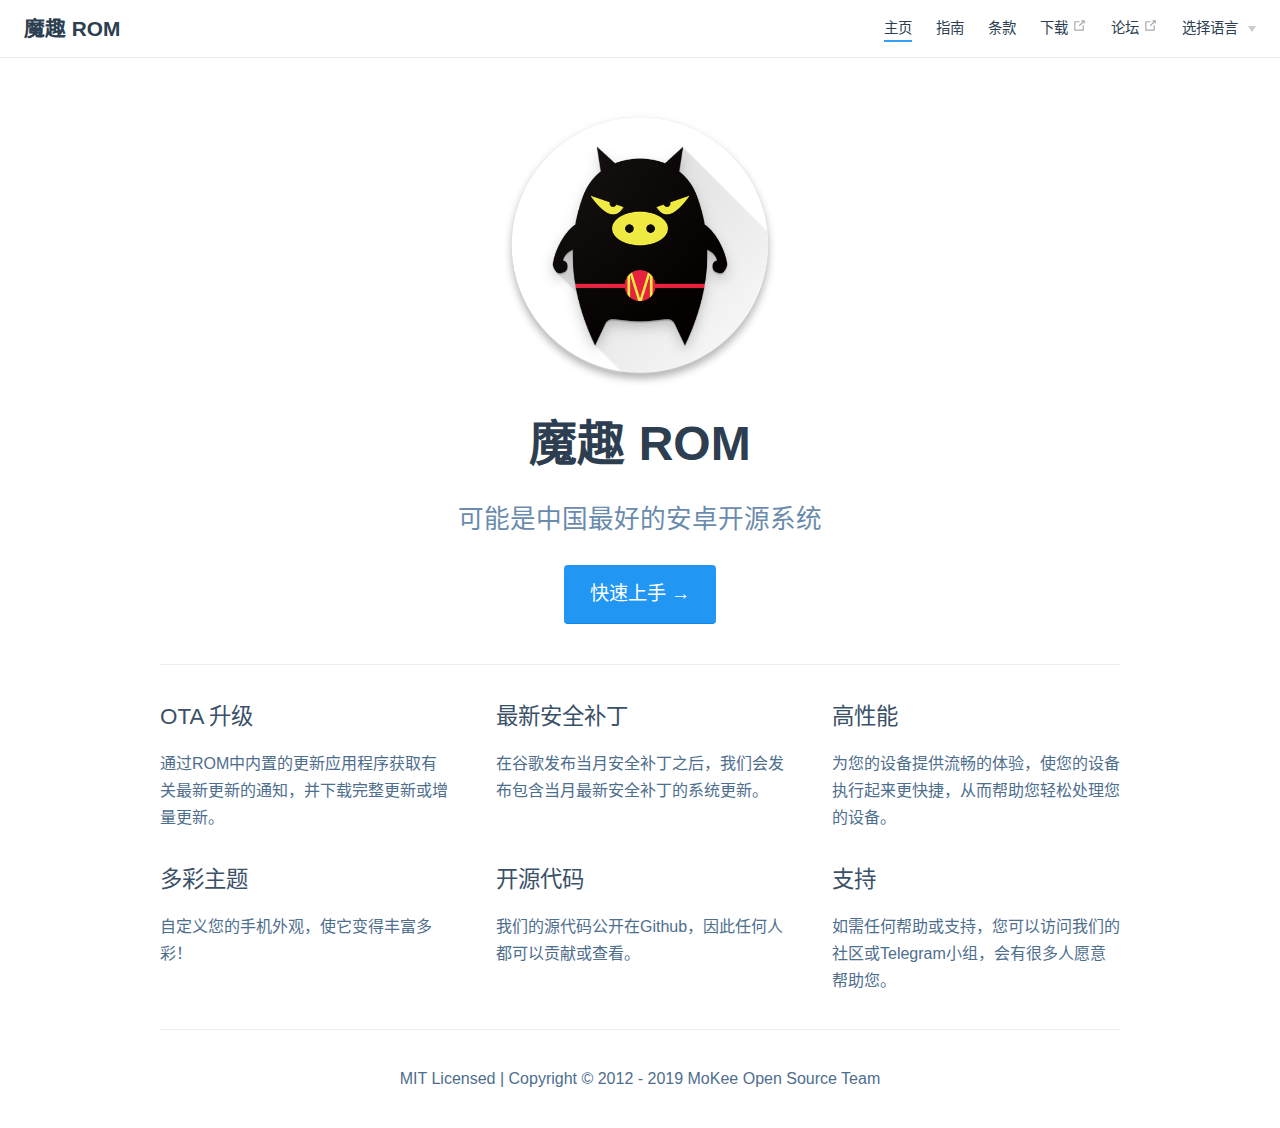
<file: index.html>
<!DOCTYPE html>
<html lang="zh-CN">
  <head>
    <meta charset="utf-8">
    <meta name="viewport" content="width=device-width,initial-scale=1">
    <title>魔趣 ROM</title>
    <meta name="description" content="可能是中国最好的安卓开源系统">
    <link rel="icon" href="/images/logo.png">
    
    <link rel="preload" href="/assets/css/0.styles.97d99871.css" as="style"><link rel="preload" href="/assets/js/app.1b2d69ea.js" as="script"><link rel="preload" href="/assets/js/3.772b750e.js" as="script"><link rel="prefetch" href="/assets/js/10.0a123d39.js"><link rel="prefetch" href="/assets/js/11.13327368.js"><link rel="prefetch" href="/assets/js/12.4bd356d4.js"><link rel="prefetch" href="/assets/js/13.a0cf930a.js"><link rel="prefetch" href="/assets/js/2.1a3627a8.js"><link rel="prefetch" href="/assets/js/4.c924675e.js"><link rel="prefetch" href="/assets/js/5.54bb6604.js"><link rel="prefetch" href="/assets/js/6.87dce2af.js"><link rel="prefetch" href="/assets/js/7.4f730525.js"><link rel="prefetch" href="/assets/js/8.24526f4a.js"><link rel="prefetch" href="/assets/js/9.8594440b.js">
    <link rel="stylesheet" href="/assets/css/0.styles.97d99871.css">
  </head>
  <body>
    <div id="app" data-server-rendered="true"><div class="theme-container no-sidebar"><header class="navbar"><div class="sidebar-button"><svg xmlns="http://www.w3.org/2000/svg" aria-hidden="true" role="img" viewBox="0 0 448 512" class="icon"><path fill="currentColor" d="M436 124H12c-6.627 0-12-5.373-12-12V80c0-6.627 5.373-12 12-12h424c6.627 0 12 5.373 12 12v32c0 6.627-5.373 12-12 12zm0 160H12c-6.627 0-12-5.373-12-12v-32c0-6.627 5.373-12 12-12h424c6.627 0 12 5.373 12 12v32c0 6.627-5.373 12-12 12zm0 160H12c-6.627 0-12-5.373-12-12v-32c0-6.627 5.373-12 12-12h424c6.627 0 12 5.373 12 12v32c0 6.627-5.373 12-12 12z"></path></svg></div> <a href="/" class="home-link router-link-exact-active router-link-active"><!----> <span class="site-name">魔趣 ROM</span></a> <div class="links" style="max-width:nullpx;"><!----> <nav class="nav-links can-hide"><div class="nav-item"><a href="/" class="nav-link router-link-exact-active router-link-active">主页</a></div><div class="nav-item"><a href="/guide/" class="nav-link">指南</a></div><div class="nav-item"><a href="/legal/" class="nav-link">条款</a></div><div class="nav-item"><a href="https://download.mokeedev.com" target="_blank" rel="noopener noreferrer" class="nav-link external">
  下载
  <svg xmlns="http://www.w3.org/2000/svg" aria-hidden="true" x="0px" y="0px" viewBox="0 0 100 100" width="15" height="15" class="icon outbound"><path fill="currentColor" d="M18.8,85.1h56l0,0c2.2,0,4-1.8,4-4v-32h-8v28h-48v-48h28v-8h-32l0,0c-2.2,0-4,1.8-4,4v56C14.8,83.3,16.6,85.1,18.8,85.1z"></path> <polygon fill="currentColor" points="45.7,48.7 51.3,54.3 77.2,28.5 77.2,37.2 85.2,37.2 85.2,14.9 62.8,14.9 62.8,22.9 71.5,22.9"></polygon></svg></a></div><div class="nav-item"><a href="https://bbs.mokeedev.com" target="_blank" rel="noopener noreferrer" class="nav-link external">
  论坛
  <svg xmlns="http://www.w3.org/2000/svg" aria-hidden="true" x="0px" y="0px" viewBox="0 0 100 100" width="15" height="15" class="icon outbound"><path fill="currentColor" d="M18.8,85.1h56l0,0c2.2,0,4-1.8,4-4v-32h-8v28h-48v-48h28v-8h-32l0,0c-2.2,0-4,1.8-4,4v56C14.8,83.3,16.6,85.1,18.8,85.1z"></path> <polygon fill="currentColor" points="45.7,48.7 51.3,54.3 77.2,28.5 77.2,37.2 85.2,37.2 85.2,14.9 62.8,14.9 62.8,22.9 71.5,22.9"></polygon></svg></a></div><div class="nav-item"><div class="dropdown-wrapper"><a class="dropdown-title"><span class="title">选择语言</span> <span class="arrow right"></span></a> <ul class="nav-dropdown" style="display:none;"><li class="dropdown-item"><!----> <a href="/" class="nav-link router-link-exact-active router-link-active">简体中文</a></li><li class="dropdown-item"><!----> <a href="/en/" class="nav-link">English</a></li></ul></div></div> <!----></nav></div></header> <div class="sidebar-mask"></div> <div class="sidebar"><nav class="nav-links"><div class="nav-item"><a href="/" class="nav-link router-link-exact-active router-link-active">主页</a></div><div class="nav-item"><a href="/guide/" class="nav-link">指南</a></div><div class="nav-item"><a href="/legal/" class="nav-link">条款</a></div><div class="nav-item"><a href="https://download.mokeedev.com" target="_blank" rel="noopener noreferrer" class="nav-link external">
  下载
  <svg xmlns="http://www.w3.org/2000/svg" aria-hidden="true" x="0px" y="0px" viewBox="0 0 100 100" width="15" height="15" class="icon outbound"><path fill="currentColor" d="M18.8,85.1h56l0,0c2.2,0,4-1.8,4-4v-32h-8v28h-48v-48h28v-8h-32l0,0c-2.2,0-4,1.8-4,4v56C14.8,83.3,16.6,85.1,18.8,85.1z"></path> <polygon fill="currentColor" points="45.7,48.7 51.3,54.3 77.2,28.5 77.2,37.2 85.2,37.2 85.2,14.9 62.8,14.9 62.8,22.9 71.5,22.9"></polygon></svg></a></div><div class="nav-item"><a href="https://bbs.mokeedev.com" target="_blank" rel="noopener noreferrer" class="nav-link external">
  论坛
  <svg xmlns="http://www.w3.org/2000/svg" aria-hidden="true" x="0px" y="0px" viewBox="0 0 100 100" width="15" height="15" class="icon outbound"><path fill="currentColor" d="M18.8,85.1h56l0,0c2.2,0,4-1.8,4-4v-32h-8v28h-48v-48h28v-8h-32l0,0c-2.2,0-4,1.8-4,4v56C14.8,83.3,16.6,85.1,18.8,85.1z"></path> <polygon fill="currentColor" points="45.7,48.7 51.3,54.3 77.2,28.5 77.2,37.2 85.2,37.2 85.2,14.9 62.8,14.9 62.8,22.9 71.5,22.9"></polygon></svg></a></div><div class="nav-item"><div class="dropdown-wrapper"><a class="dropdown-title"><span class="title">选择语言</span> <span class="arrow right"></span></a> <ul class="nav-dropdown" style="display:none;"><li class="dropdown-item"><!----> <a href="/" class="nav-link router-link-exact-active router-link-active">简体中文</a></li><li class="dropdown-item"><!----> <a href="/en/" class="nav-link">English</a></li></ul></div></div> <!----></nav>  <!----> </div> <div class="home"><div class="hero"><img src="/images/logo.png" alt="hero"> <h1>魔趣 ROM</h1> <p class="description">
      可能是中国最好的安卓开源系统
    </p> <p class="action"><a href="/guide/" class="nav-link action-button">快速上手 →</a></p></div> <div class="features"><div class="feature"><h2>OTA 升级</h2> <p>通过ROM中内置的更新应用程序获取有关最新更新的通知，并下载完整更新或增量更新。</p></div><div class="feature"><h2>最新安全补丁</h2> <p>在谷歌发布当月安全补丁之后，我们会发布包含当月最新安全补丁的系统更新。</p></div><div class="feature"><h2>高性能</h2> <p>为您的设备提供流畅的体验，使您的设备执行起来更快捷，从而帮助您轻松处理您的设备。</p></div><div class="feature"><h2>多彩主题</h2> <p>自定义您的手机外观，使它变得丰富多彩！</p></div><div class="feature"><h2>开源代码</h2> <p>我们的源代码公开在Github，因此任何人都可以贡献或查看。</p></div><div class="feature"><h2>支持</h2> <p>如需任何帮助或支持，您可以访问我们的社区或Telegram小组，会有很多人愿意帮助您。</p></div></div> <div class="content custom"></div> <div class="footer">
    MIT Licensed | Copyright © 2012 - 2019 MoKee Open Source Team
  </div></div> <!----></div></div>
    <script src="/assets/js/3.772b750e.js" defer></script><script src="/assets/js/app.1b2d69ea.js" defer></script>
  </body>
</html>
</file>
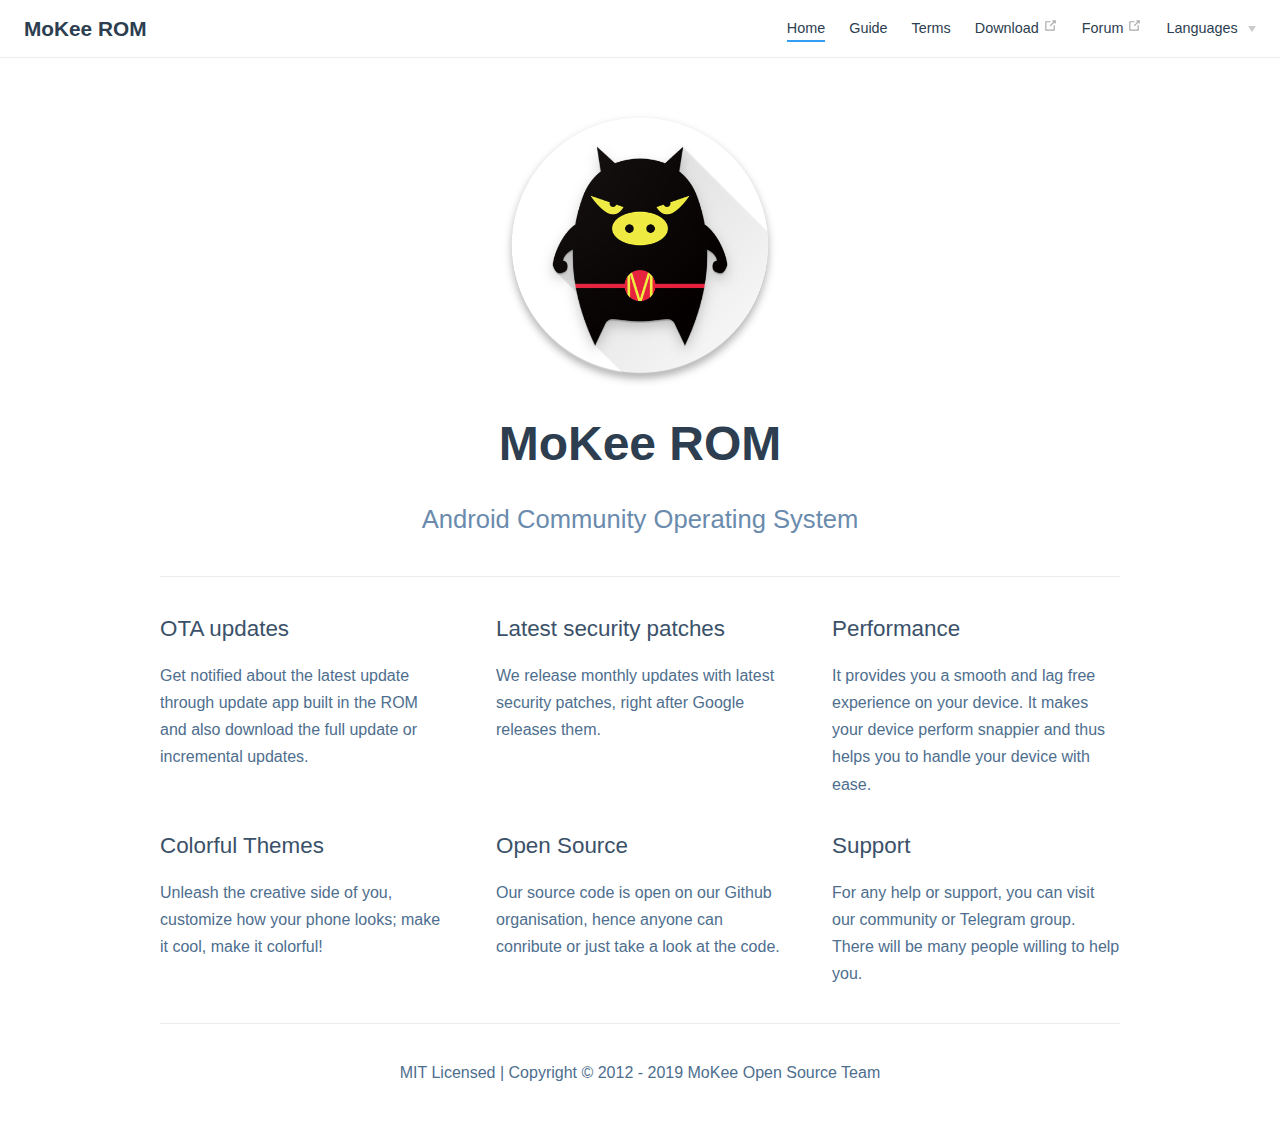
<file: en/index.html>
<!DOCTYPE html>
<html lang="en-US">
  <head>
    <meta charset="utf-8">
    <meta name="viewport" content="width=device-width,initial-scale=1">
    <title>MoKee ROM</title>
    <meta name="description" content="Android Community Operating System">
    <link rel="icon" href="/images/logo.png">
    
    <link rel="preload" href="/assets/css/0.styles.97d99871.css" as="style"><link rel="preload" href="/assets/js/app.1b2d69ea.js" as="script"><link rel="preload" href="/assets/js/4.c924675e.js" as="script"><link rel="prefetch" href="/assets/js/10.0a123d39.js"><link rel="prefetch" href="/assets/js/11.13327368.js"><link rel="prefetch" href="/assets/js/12.4bd356d4.js"><link rel="prefetch" href="/assets/js/13.a0cf930a.js"><link rel="prefetch" href="/assets/js/2.1a3627a8.js"><link rel="prefetch" href="/assets/js/3.772b750e.js"><link rel="prefetch" href="/assets/js/5.54bb6604.js"><link rel="prefetch" href="/assets/js/6.87dce2af.js"><link rel="prefetch" href="/assets/js/7.4f730525.js"><link rel="prefetch" href="/assets/js/8.24526f4a.js"><link rel="prefetch" href="/assets/js/9.8594440b.js">
    <link rel="stylesheet" href="/assets/css/0.styles.97d99871.css">
  </head>
  <body>
    <div id="app" data-server-rendered="true"><div class="theme-container no-sidebar"><header class="navbar"><div class="sidebar-button"><svg xmlns="http://www.w3.org/2000/svg" aria-hidden="true" role="img" viewBox="0 0 448 512" class="icon"><path fill="currentColor" d="M436 124H12c-6.627 0-12-5.373-12-12V80c0-6.627 5.373-12 12-12h424c6.627 0 12 5.373 12 12v32c0 6.627-5.373 12-12 12zm0 160H12c-6.627 0-12-5.373-12-12v-32c0-6.627 5.373-12 12-12h424c6.627 0 12 5.373 12 12v32c0 6.627-5.373 12-12 12zm0 160H12c-6.627 0-12-5.373-12-12v-32c0-6.627 5.373-12 12-12h424c6.627 0 12 5.373 12 12v32c0 6.627-5.373 12-12 12z"></path></svg></div> <a href="/en/" class="home-link router-link-exact-active router-link-active"><!----> <span class="site-name">MoKee ROM</span></a> <div class="links" style="max-width:nullpx;"><!----> <nav class="nav-links can-hide"><div class="nav-item"><a href="/en/" class="nav-link router-link-exact-active router-link-active">Home</a></div><div class="nav-item"><a href="/en/guide/" class="nav-link">Guide</a></div><div class="nav-item"><a href="/en/legal/" class="nav-link">Terms</a></div><div class="nav-item"><a href="https://download.mokeedev.com" target="_blank" rel="noopener noreferrer" class="nav-link external">
  Download
  <svg xmlns="http://www.w3.org/2000/svg" aria-hidden="true" x="0px" y="0px" viewBox="0 0 100 100" width="15" height="15" class="icon outbound"><path fill="currentColor" d="M18.8,85.1h56l0,0c2.2,0,4-1.8,4-4v-32h-8v28h-48v-48h28v-8h-32l0,0c-2.2,0-4,1.8-4,4v56C14.8,83.3,16.6,85.1,18.8,85.1z"></path> <polygon fill="currentColor" points="45.7,48.7 51.3,54.3 77.2,28.5 77.2,37.2 85.2,37.2 85.2,14.9 62.8,14.9 62.8,22.9 71.5,22.9"></polygon></svg></a></div><div class="nav-item"><a href="https://bbs.mokeedev.com" target="_blank" rel="noopener noreferrer" class="nav-link external">
  Forum
  <svg xmlns="http://www.w3.org/2000/svg" aria-hidden="true" x="0px" y="0px" viewBox="0 0 100 100" width="15" height="15" class="icon outbound"><path fill="currentColor" d="M18.8,85.1h56l0,0c2.2,0,4-1.8,4-4v-32h-8v28h-48v-48h28v-8h-32l0,0c-2.2,0-4,1.8-4,4v56C14.8,83.3,16.6,85.1,18.8,85.1z"></path> <polygon fill="currentColor" points="45.7,48.7 51.3,54.3 77.2,28.5 77.2,37.2 85.2,37.2 85.2,14.9 62.8,14.9 62.8,22.9 71.5,22.9"></polygon></svg></a></div><div class="nav-item"><div class="dropdown-wrapper"><a class="dropdown-title"><span class="title">Languages</span> <span class="arrow right"></span></a> <ul class="nav-dropdown" style="display:none;"><li class="dropdown-item"><!----> <a href="/" class="nav-link">简体中文</a></li><li class="dropdown-item"><!----> <a href="/en/" class="nav-link router-link-exact-active router-link-active">English</a></li></ul></div></div> <!----></nav></div></header> <div class="sidebar-mask"></div> <div class="sidebar"><nav class="nav-links"><div class="nav-item"><a href="/en/" class="nav-link router-link-exact-active router-link-active">Home</a></div><div class="nav-item"><a href="/en/guide/" class="nav-link">Guide</a></div><div class="nav-item"><a href="/en/legal/" class="nav-link">Terms</a></div><div class="nav-item"><a href="https://download.mokeedev.com" target="_blank" rel="noopener noreferrer" class="nav-link external">
  Download
  <svg xmlns="http://www.w3.org/2000/svg" aria-hidden="true" x="0px" y="0px" viewBox="0 0 100 100" width="15" height="15" class="icon outbound"><path fill="currentColor" d="M18.8,85.1h56l0,0c2.2,0,4-1.8,4-4v-32h-8v28h-48v-48h28v-8h-32l0,0c-2.2,0-4,1.8-4,4v56C14.8,83.3,16.6,85.1,18.8,85.1z"></path> <polygon fill="currentColor" points="45.7,48.7 51.3,54.3 77.2,28.5 77.2,37.2 85.2,37.2 85.2,14.9 62.8,14.9 62.8,22.9 71.5,22.9"></polygon></svg></a></div><div class="nav-item"><a href="https://bbs.mokeedev.com" target="_blank" rel="noopener noreferrer" class="nav-link external">
  Forum
  <svg xmlns="http://www.w3.org/2000/svg" aria-hidden="true" x="0px" y="0px" viewBox="0 0 100 100" width="15" height="15" class="icon outbound"><path fill="currentColor" d="M18.8,85.1h56l0,0c2.2,0,4-1.8,4-4v-32h-8v28h-48v-48h28v-8h-32l0,0c-2.2,0-4,1.8-4,4v56C14.8,83.3,16.6,85.1,18.8,85.1z"></path> <polygon fill="currentColor" points="45.7,48.7 51.3,54.3 77.2,28.5 77.2,37.2 85.2,37.2 85.2,14.9 62.8,14.9 62.8,22.9 71.5,22.9"></polygon></svg></a></div><div class="nav-item"><div class="dropdown-wrapper"><a class="dropdown-title"><span class="title">Languages</span> <span class="arrow right"></span></a> <ul class="nav-dropdown" style="display:none;"><li class="dropdown-item"><!----> <a href="/" class="nav-link">简体中文</a></li><li class="dropdown-item"><!----> <a href="/en/" class="nav-link router-link-exact-active router-link-active">English</a></li></ul></div></div> <!----></nav>  <!----> </div> <div class="home"><div class="hero"><img src="/images/logo.png" alt="hero"> <h1>MoKee ROM</h1> <p class="description">
      Android Community Operating System
    </p> <!----></div> <div class="features"><div class="feature"><h2>OTA updates</h2> <p>Get notified about the latest update through update app built in the ROM and also download the full update or incremental updates.</p></div><div class="feature"><h2>Latest security patches</h2> <p>We release monthly updates with latest security patches, right after Google releases them.</p></div><div class="feature"><h2>Performance</h2> <p>It provides you a smooth and lag free experience on your device. It makes your device perform snappier and thus helps you to handle your device with ease.</p></div><div class="feature"><h2>Colorful Themes</h2> <p>Unleash the creative side of you, customize how your phone looks; make it cool, make it colorful!</p></div><div class="feature"><h2>Open Source</h2> <p>Our source code is open on our Github organisation, hence anyone can conribute or just take a look at the code.</p></div><div class="feature"><h2>Support</h2> <p>For any help or support, you can visit our community or Telegram group. There will be many people willing to help you.</p></div></div> <div class="content custom"></div> <div class="footer">
    MIT Licensed | Copyright © 2012 - 2019 MoKee Open Source Team
  </div></div> <!----></div></div>
    <script src="/assets/js/4.c924675e.js" defer></script><script src="/assets/js/app.1b2d69ea.js" defer></script>
  </body>
</html>
</file>
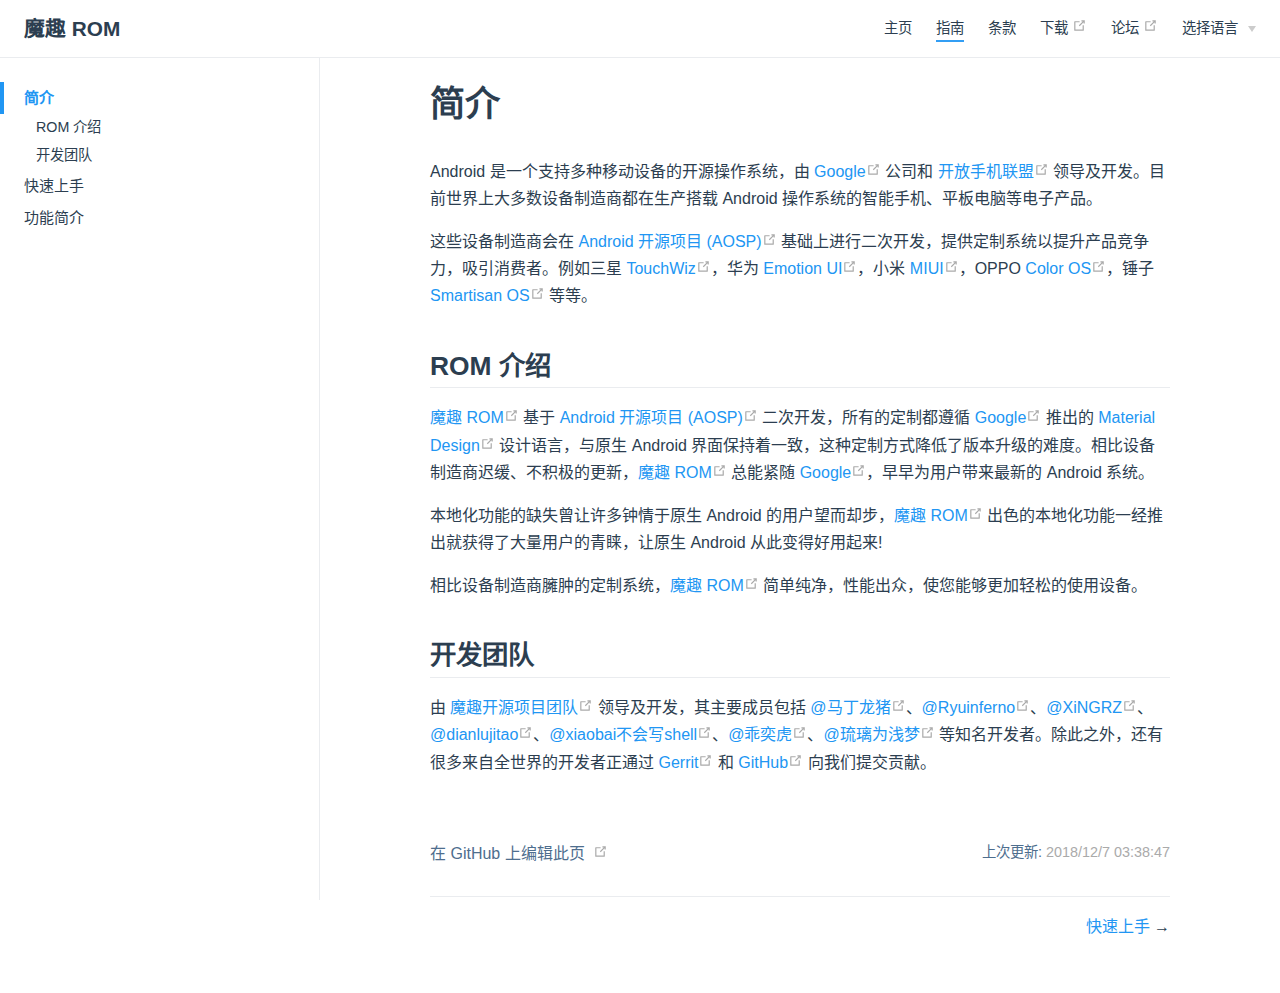
<file: guide/index.html>
<!DOCTYPE html>
<html lang="zh-CN">
  <head>
    <meta charset="utf-8">
    <meta name="viewport" content="width=device-width,initial-scale=1">
    <title>简介 | 魔趣 ROM</title>
    <meta name="description" content="可能是中国最好的安卓开源系统">
    <link rel="icon" href="/images/logo.png">
    
    <link rel="preload" href="/assets/css/0.styles.97d99871.css" as="style"><link rel="preload" href="/assets/js/app.1b2d69ea.js" as="script"><link rel="preload" href="/assets/js/9.8594440b.js" as="script"><link rel="prefetch" href="/assets/js/10.0a123d39.js"><link rel="prefetch" href="/assets/js/11.13327368.js"><link rel="prefetch" href="/assets/js/12.4bd356d4.js"><link rel="prefetch" href="/assets/js/13.a0cf930a.js"><link rel="prefetch" href="/assets/js/2.1a3627a8.js"><link rel="prefetch" href="/assets/js/3.772b750e.js"><link rel="prefetch" href="/assets/js/4.c924675e.js"><link rel="prefetch" href="/assets/js/5.54bb6604.js"><link rel="prefetch" href="/assets/js/6.87dce2af.js"><link rel="prefetch" href="/assets/js/7.4f730525.js"><link rel="prefetch" href="/assets/js/8.24526f4a.js">
    <link rel="stylesheet" href="/assets/css/0.styles.97d99871.css">
  </head>
  <body>
    <div id="app" data-server-rendered="true"><div class="theme-container"><header class="navbar"><div class="sidebar-button"><svg xmlns="http://www.w3.org/2000/svg" aria-hidden="true" role="img" viewBox="0 0 448 512" class="icon"><path fill="currentColor" d="M436 124H12c-6.627 0-12-5.373-12-12V80c0-6.627 5.373-12 12-12h424c6.627 0 12 5.373 12 12v32c0 6.627-5.373 12-12 12zm0 160H12c-6.627 0-12-5.373-12-12v-32c0-6.627 5.373-12 12-12h424c6.627 0 12 5.373 12 12v32c0 6.627-5.373 12-12 12zm0 160H12c-6.627 0-12-5.373-12-12v-32c0-6.627 5.373-12 12-12h424c6.627 0 12 5.373 12 12v32c0 6.627-5.373 12-12 12z"></path></svg></div> <a href="/" class="home-link router-link-active"><!----> <span class="site-name">魔趣 ROM</span></a> <div class="links" style="max-width:nullpx;"><!----> <nav class="nav-links can-hide"><div class="nav-item"><a href="/" class="nav-link">主页</a></div><div class="nav-item"><a href="/guide/" class="nav-link router-link-exact-active router-link-active">指南</a></div><div class="nav-item"><a href="/legal/" class="nav-link">条款</a></div><div class="nav-item"><a href="https://download.mokeedev.com" target="_blank" rel="noopener noreferrer" class="nav-link external">
  下载
  <svg xmlns="http://www.w3.org/2000/svg" aria-hidden="true" x="0px" y="0px" viewBox="0 0 100 100" width="15" height="15" class="icon outbound"><path fill="currentColor" d="M18.8,85.1h56l0,0c2.2,0,4-1.8,4-4v-32h-8v28h-48v-48h28v-8h-32l0,0c-2.2,0-4,1.8-4,4v56C14.8,83.3,16.6,85.1,18.8,85.1z"></path> <polygon fill="currentColor" points="45.7,48.7 51.3,54.3 77.2,28.5 77.2,37.2 85.2,37.2 85.2,14.9 62.8,14.9 62.8,22.9 71.5,22.9"></polygon></svg></a></div><div class="nav-item"><a href="https://bbs.mokeedev.com" target="_blank" rel="noopener noreferrer" class="nav-link external">
  论坛
  <svg xmlns="http://www.w3.org/2000/svg" aria-hidden="true" x="0px" y="0px" viewBox="0 0 100 100" width="15" height="15" class="icon outbound"><path fill="currentColor" d="M18.8,85.1h56l0,0c2.2,0,4-1.8,4-4v-32h-8v28h-48v-48h28v-8h-32l0,0c-2.2,0-4,1.8-4,4v56C14.8,83.3,16.6,85.1,18.8,85.1z"></path> <polygon fill="currentColor" points="45.7,48.7 51.3,54.3 77.2,28.5 77.2,37.2 85.2,37.2 85.2,14.9 62.8,14.9 62.8,22.9 71.5,22.9"></polygon></svg></a></div><div class="nav-item"><div class="dropdown-wrapper"><a class="dropdown-title"><span class="title">选择语言</span> <span class="arrow right"></span></a> <ul class="nav-dropdown" style="display:none;"><li class="dropdown-item"><!----> <a href="/guide/" class="nav-link router-link-exact-active router-link-active">简体中文</a></li><li class="dropdown-item"><!----> <a href="/en/guide/" class="nav-link">English</a></li></ul></div></div> <!----></nav></div></header> <div class="sidebar-mask"></div> <div class="sidebar"><nav class="nav-links"><div class="nav-item"><a href="/" class="nav-link">主页</a></div><div class="nav-item"><a href="/guide/" class="nav-link router-link-exact-active router-link-active">指南</a></div><div class="nav-item"><a href="/legal/" class="nav-link">条款</a></div><div class="nav-item"><a href="https://download.mokeedev.com" target="_blank" rel="noopener noreferrer" class="nav-link external">
  下载
  <svg xmlns="http://www.w3.org/2000/svg" aria-hidden="true" x="0px" y="0px" viewBox="0 0 100 100" width="15" height="15" class="icon outbound"><path fill="currentColor" d="M18.8,85.1h56l0,0c2.2,0,4-1.8,4-4v-32h-8v28h-48v-48h28v-8h-32l0,0c-2.2,0-4,1.8-4,4v56C14.8,83.3,16.6,85.1,18.8,85.1z"></path> <polygon fill="currentColor" points="45.7,48.7 51.3,54.3 77.2,28.5 77.2,37.2 85.2,37.2 85.2,14.9 62.8,14.9 62.8,22.9 71.5,22.9"></polygon></svg></a></div><div class="nav-item"><a href="https://bbs.mokeedev.com" target="_blank" rel="noopener noreferrer" class="nav-link external">
  论坛
  <svg xmlns="http://www.w3.org/2000/svg" aria-hidden="true" x="0px" y="0px" viewBox="0 0 100 100" width="15" height="15" class="icon outbound"><path fill="currentColor" d="M18.8,85.1h56l0,0c2.2,0,4-1.8,4-4v-32h-8v28h-48v-48h28v-8h-32l0,0c-2.2,0-4,1.8-4,4v56C14.8,83.3,16.6,85.1,18.8,85.1z"></path> <polygon fill="currentColor" points="45.7,48.7 51.3,54.3 77.2,28.5 77.2,37.2 85.2,37.2 85.2,14.9 62.8,14.9 62.8,22.9 71.5,22.9"></polygon></svg></a></div><div class="nav-item"><div class="dropdown-wrapper"><a class="dropdown-title"><span class="title">选择语言</span> <span class="arrow right"></span></a> <ul class="nav-dropdown" style="display:none;"><li class="dropdown-item"><!----> <a href="/guide/" class="nav-link router-link-exact-active router-link-active">简体中文</a></li><li class="dropdown-item"><!----> <a href="/en/guide/" class="nav-link">English</a></li></ul></div></div> <!----></nav>  <ul class="sidebar-links"><li><a href="/guide/" class="active sidebar-link">简介</a><ul class="sidebar-sub-headers"><li class="sidebar-sub-header"><a href="/guide/#rom-介绍" class="sidebar-link">ROM 介绍</a></li><li class="sidebar-sub-header"><a href="/guide/#开发团队" class="sidebar-link">开发团队</a></li></ul></li><li><a href="/guide/getting_started.html" class="sidebar-link">快速上手</a></li><li><a href="/guide/feature.html" class="sidebar-link">功能简介</a></li></ul> </div> <div class="page"> <div class="content"><h1 id="简介"><a href="#简介" aria-hidden="true" class="header-anchor">#</a> 简介</h1> <p>Android 是一个支持多种移动设备的开源操作系统，由 <a href="https://www.google.com/about/" target="_blank" rel="noopener noreferrer">Google<svg xmlns="http://www.w3.org/2000/svg" aria-hidden="true" x="0px" y="0px" viewBox="0 0 100 100" width="15" height="15" class="icon outbound"><path fill="currentColor" d="M18.8,85.1h56l0,0c2.2,0,4-1.8,4-4v-32h-8v28h-48v-48h28v-8h-32l0,0c-2.2,0-4,1.8-4,4v56C14.8,83.3,16.6,85.1,18.8,85.1z"></path> <polygon fill="currentColor" points="45.7,48.7 51.3,54.3 77.2,28.5 77.2,37.2 85.2,37.2 85.2,14.9 62.8,14.9 62.8,22.9 71.5,22.9"></polygon></svg></a> 公司和 <a href="https://www.openhandsetalliance.com" target="_blank" rel="noopener noreferrer">开放手机联盟<svg xmlns="http://www.w3.org/2000/svg" aria-hidden="true" x="0px" y="0px" viewBox="0 0 100 100" width="15" height="15" class="icon outbound"><path fill="currentColor" d="M18.8,85.1h56l0,0c2.2,0,4-1.8,4-4v-32h-8v28h-48v-48h28v-8h-32l0,0c-2.2,0-4,1.8-4,4v56C14.8,83.3,16.6,85.1,18.8,85.1z"></path> <polygon fill="currentColor" points="45.7,48.7 51.3,54.3 77.2,28.5 77.2,37.2 85.2,37.2 85.2,14.9 62.8,14.9 62.8,22.9 71.5,22.9"></polygon></svg></a> 领导及开发。目前世界上大多数设备制造商都在生产搭载 Android 操作系统的智能手机、平板电脑等电子产品。</p> <p>这些设备制造商会在 <a href="https://source.android.com/" target="_blank" rel="noopener noreferrer">Android 开源项目 (AOSP)<svg xmlns="http://www.w3.org/2000/svg" aria-hidden="true" x="0px" y="0px" viewBox="0 0 100 100" width="15" height="15" class="icon outbound"><path fill="currentColor" d="M18.8,85.1h56l0,0c2.2,0,4-1.8,4-4v-32h-8v28h-48v-48h28v-8h-32l0,0c-2.2,0-4,1.8-4,4v56C14.8,83.3,16.6,85.1,18.8,85.1z"></path> <polygon fill="currentColor" points="45.7,48.7 51.3,54.3 77.2,28.5 77.2,37.2 85.2,37.2 85.2,14.9 62.8,14.9 62.8,22.9 71.5,22.9"></polygon></svg></a> 基础上进行二次开发，提供定制系统以提升产品竞争力，吸引消费者。例如三星 <a href="https://baike.baidu.com/item/TouchWiz" target="_blank" rel="noopener noreferrer">TouchWiz<svg xmlns="http://www.w3.org/2000/svg" aria-hidden="true" x="0px" y="0px" viewBox="0 0 100 100" width="15" height="15" class="icon outbound"><path fill="currentColor" d="M18.8,85.1h56l0,0c2.2,0,4-1.8,4-4v-32h-8v28h-48v-48h28v-8h-32l0,0c-2.2,0-4,1.8-4,4v56C14.8,83.3,16.6,85.1,18.8,85.1z"></path> <polygon fill="currentColor" points="45.7,48.7 51.3,54.3 77.2,28.5 77.2,37.2 85.2,37.2 85.2,14.9 62.8,14.9 62.8,22.9 71.5,22.9"></polygon></svg></a>，华为 <a href="https://baike.baidu.com/item/EMUI" target="_blank" rel="noopener noreferrer">Emotion UI<svg xmlns="http://www.w3.org/2000/svg" aria-hidden="true" x="0px" y="0px" viewBox="0 0 100 100" width="15" height="15" class="icon outbound"><path fill="currentColor" d="M18.8,85.1h56l0,0c2.2,0,4-1.8,4-4v-32h-8v28h-48v-48h28v-8h-32l0,0c-2.2,0-4,1.8-4,4v56C14.8,83.3,16.6,85.1,18.8,85.1z"></path> <polygon fill="currentColor" points="45.7,48.7 51.3,54.3 77.2,28.5 77.2,37.2 85.2,37.2 85.2,14.9 62.8,14.9 62.8,22.9 71.5,22.9"></polygon></svg></a>，小米 <a href="https://baike.baidu.com/item/MIUI" target="_blank" rel="noopener noreferrer">MIUI<svg xmlns="http://www.w3.org/2000/svg" aria-hidden="true" x="0px" y="0px" viewBox="0 0 100 100" width="15" height="15" class="icon outbound"><path fill="currentColor" d="M18.8,85.1h56l0,0c2.2,0,4-1.8,4-4v-32h-8v28h-48v-48h28v-8h-32l0,0c-2.2,0-4,1.8-4,4v56C14.8,83.3,16.6,85.1,18.8,85.1z"></path> <polygon fill="currentColor" points="45.7,48.7 51.3,54.3 77.2,28.5 77.2,37.2 85.2,37.2 85.2,14.9 62.8,14.9 62.8,22.9 71.5,22.9"></polygon></svg></a>，OPPO <a href="https://baike.baidu.com/item/ColorOS" target="_blank" rel="noopener noreferrer">Color OS<svg xmlns="http://www.w3.org/2000/svg" aria-hidden="true" x="0px" y="0px" viewBox="0 0 100 100" width="15" height="15" class="icon outbound"><path fill="currentColor" d="M18.8,85.1h56l0,0c2.2,0,4-1.8,4-4v-32h-8v28h-48v-48h28v-8h-32l0,0c-2.2,0-4,1.8-4,4v56C14.8,83.3,16.6,85.1,18.8,85.1z"></path> <polygon fill="currentColor" points="45.7,48.7 51.3,54.3 77.2,28.5 77.2,37.2 85.2,37.2 85.2,14.9 62.8,14.9 62.8,22.9 71.5,22.9"></polygon></svg></a>，锤子 <a href="https://baike.baidu.com/item/Smartisan%20OS" target="_blank" rel="noopener noreferrer">Smartisan OS<svg xmlns="http://www.w3.org/2000/svg" aria-hidden="true" x="0px" y="0px" viewBox="0 0 100 100" width="15" height="15" class="icon outbound"><path fill="currentColor" d="M18.8,85.1h56l0,0c2.2,0,4-1.8,4-4v-32h-8v28h-48v-48h28v-8h-32l0,0c-2.2,0-4,1.8-4,4v56C14.8,83.3,16.6,85.1,18.8,85.1z"></path> <polygon fill="currentColor" points="45.7,48.7 51.3,54.3 77.2,28.5 77.2,37.2 85.2,37.2 85.2,14.9 62.8,14.9 62.8,22.9 71.5,22.9"></polygon></svg></a> 等等。</p> <h2 id="rom-介绍"><a href="#rom-介绍" aria-hidden="true" class="header-anchor">#</a> ROM 介绍</h2> <p><a href="https://download.mokeedev.com/" target="_blank" rel="noopener noreferrer">魔趣 ROM<svg xmlns="http://www.w3.org/2000/svg" aria-hidden="true" x="0px" y="0px" viewBox="0 0 100 100" width="15" height="15" class="icon outbound"><path fill="currentColor" d="M18.8,85.1h56l0,0c2.2,0,4-1.8,4-4v-32h-8v28h-48v-48h28v-8h-32l0,0c-2.2,0-4,1.8-4,4v56C14.8,83.3,16.6,85.1,18.8,85.1z"></path> <polygon fill="currentColor" points="45.7,48.7 51.3,54.3 77.2,28.5 77.2,37.2 85.2,37.2 85.2,14.9 62.8,14.9 62.8,22.9 71.5,22.9"></polygon></svg></a> 基于 <a href="https://source.android.com/" target="_blank" rel="noopener noreferrer">Android 开源项目 (AOSP)<svg xmlns="http://www.w3.org/2000/svg" aria-hidden="true" x="0px" y="0px" viewBox="0 0 100 100" width="15" height="15" class="icon outbound"><path fill="currentColor" d="M18.8,85.1h56l0,0c2.2,0,4-1.8,4-4v-32h-8v28h-48v-48h28v-8h-32l0,0c-2.2,0-4,1.8-4,4v56C14.8,83.3,16.6,85.1,18.8,85.1z"></path> <polygon fill="currentColor" points="45.7,48.7 51.3,54.3 77.2,28.5 77.2,37.2 85.2,37.2 85.2,14.9 62.8,14.9 62.8,22.9 71.5,22.9"></polygon></svg></a> 二次开发，所有的定制都遵循 <a href="https://www.google.com/about/" target="_blank" rel="noopener noreferrer">Google<svg xmlns="http://www.w3.org/2000/svg" aria-hidden="true" x="0px" y="0px" viewBox="0 0 100 100" width="15" height="15" class="icon outbound"><path fill="currentColor" d="M18.8,85.1h56l0,0c2.2,0,4-1.8,4-4v-32h-8v28h-48v-48h28v-8h-32l0,0c-2.2,0-4,1.8-4,4v56C14.8,83.3,16.6,85.1,18.8,85.1z"></path> <polygon fill="currentColor" points="45.7,48.7 51.3,54.3 77.2,28.5 77.2,37.2 85.2,37.2 85.2,14.9 62.8,14.9 62.8,22.9 71.5,22.9"></polygon></svg></a> 推出的 <a href="https://material.io/" target="_blank" rel="noopener noreferrer">Material Design<svg xmlns="http://www.w3.org/2000/svg" aria-hidden="true" x="0px" y="0px" viewBox="0 0 100 100" width="15" height="15" class="icon outbound"><path fill="currentColor" d="M18.8,85.1h56l0,0c2.2,0,4-1.8,4-4v-32h-8v28h-48v-48h28v-8h-32l0,0c-2.2,0-4,1.8-4,4v56C14.8,83.3,16.6,85.1,18.8,85.1z"></path> <polygon fill="currentColor" points="45.7,48.7 51.3,54.3 77.2,28.5 77.2,37.2 85.2,37.2 85.2,14.9 62.8,14.9 62.8,22.9 71.5,22.9"></polygon></svg></a> 设计语言，与原生 Android 界面保持着一致，这种定制方式降低了版本升级的难度。相比设备制造商迟缓、不积极的更新，<a href="https://download.mokeedev.com/" target="_blank" rel="noopener noreferrer">魔趣 ROM<svg xmlns="http://www.w3.org/2000/svg" aria-hidden="true" x="0px" y="0px" viewBox="0 0 100 100" width="15" height="15" class="icon outbound"><path fill="currentColor" d="M18.8,85.1h56l0,0c2.2,0,4-1.8,4-4v-32h-8v28h-48v-48h28v-8h-32l0,0c-2.2,0-4,1.8-4,4v56C14.8,83.3,16.6,85.1,18.8,85.1z"></path> <polygon fill="currentColor" points="45.7,48.7 51.3,54.3 77.2,28.5 77.2,37.2 85.2,37.2 85.2,14.9 62.8,14.9 62.8,22.9 71.5,22.9"></polygon></svg></a> 总能紧随 <a href="https://www.google.com/about/" target="_blank" rel="noopener noreferrer">Google<svg xmlns="http://www.w3.org/2000/svg" aria-hidden="true" x="0px" y="0px" viewBox="0 0 100 100" width="15" height="15" class="icon outbound"><path fill="currentColor" d="M18.8,85.1h56l0,0c2.2,0,4-1.8,4-4v-32h-8v28h-48v-48h28v-8h-32l0,0c-2.2,0-4,1.8-4,4v56C14.8,83.3,16.6,85.1,18.8,85.1z"></path> <polygon fill="currentColor" points="45.7,48.7 51.3,54.3 77.2,28.5 77.2,37.2 85.2,37.2 85.2,14.9 62.8,14.9 62.8,22.9 71.5,22.9"></polygon></svg></a>，早早为用户带来最新的 Android 系统。</p> <p>本地化功能的缺失曾让许多钟情于原生 Android 的用户望而却步，<a href="https://download.mokeedev.com/" target="_blank" rel="noopener noreferrer">魔趣 ROM<svg xmlns="http://www.w3.org/2000/svg" aria-hidden="true" x="0px" y="0px" viewBox="0 0 100 100" width="15" height="15" class="icon outbound"><path fill="currentColor" d="M18.8,85.1h56l0,0c2.2,0,4-1.8,4-4v-32h-8v28h-48v-48h28v-8h-32l0,0c-2.2,0-4,1.8-4,4v56C14.8,83.3,16.6,85.1,18.8,85.1z"></path> <polygon fill="currentColor" points="45.7,48.7 51.3,54.3 77.2,28.5 77.2,37.2 85.2,37.2 85.2,14.9 62.8,14.9 62.8,22.9 71.5,22.9"></polygon></svg></a> 出色的本地化功能一经推出就获得了大量用户的青睐，让原生 Android 从此变得好用起来!</p> <p>相比设备制造商臃肿的定制系统，<a href="https://download.mokeedev.com/" target="_blank" rel="noopener noreferrer">魔趣 ROM<svg xmlns="http://www.w3.org/2000/svg" aria-hidden="true" x="0px" y="0px" viewBox="0 0 100 100" width="15" height="15" class="icon outbound"><path fill="currentColor" d="M18.8,85.1h56l0,0c2.2,0,4-1.8,4-4v-32h-8v28h-48v-48h28v-8h-32l0,0c-2.2,0-4,1.8-4,4v56C14.8,83.3,16.6,85.1,18.8,85.1z"></path> <polygon fill="currentColor" points="45.7,48.7 51.3,54.3 77.2,28.5 77.2,37.2 85.2,37.2 85.2,14.9 62.8,14.9 62.8,22.9 71.5,22.9"></polygon></svg></a> 简单纯净，性能出众，使您能够更加轻松的使用设备。</p> <h2 id="开发团队"><a href="#开发团队" aria-hidden="true" class="header-anchor">#</a> 开发团队</h2> <p>由 <a href="https://bbs.mokeedev.com/groups/developers" target="_blank" rel="noopener noreferrer">魔趣开源项目团队<svg xmlns="http://www.w3.org/2000/svg" aria-hidden="true" x="0px" y="0px" viewBox="0 0 100 100" width="15" height="15" class="icon outbound"><path fill="currentColor" d="M18.8,85.1h56l0,0c2.2,0,4-1.8,4-4v-32h-8v28h-48v-48h28v-8h-32l0,0c-2.2,0-4,1.8-4,4v56C14.8,83.3,16.6,85.1,18.8,85.1z"></path> <polygon fill="currentColor" points="45.7,48.7 51.3,54.3 77.2,28.5 77.2,37.2 85.2,37.2 85.2,14.9 62.8,14.9 62.8,22.9 71.5,22.9"></polygon></svg></a> 领导及开发，其主要成员包括 <a href="https://weibo.com/martincz" target="_blank" rel="noopener noreferrer">@马丁龙猪<svg xmlns="http://www.w3.org/2000/svg" aria-hidden="true" x="0px" y="0px" viewBox="0 0 100 100" width="15" height="15" class="icon outbound"><path fill="currentColor" d="M18.8,85.1h56l0,0c2.2,0,4-1.8,4-4v-32h-8v28h-48v-48h28v-8h-32l0,0c-2.2,0-4,1.8-4,4v56C14.8,83.3,16.6,85.1,18.8,85.1z"></path> <polygon fill="currentColor" points="45.7,48.7 51.3,54.3 77.2,28.5 77.2,37.2 85.2,37.2 85.2,14.9 62.8,14.9 62.8,22.9 71.5,22.9"></polygon></svg></a>、<a href="https://forum.xda-developers.com/member.php?u=4576707" target="_blank" rel="noopener noreferrer">@Ryuinferno<svg xmlns="http://www.w3.org/2000/svg" aria-hidden="true" x="0px" y="0px" viewBox="0 0 100 100" width="15" height="15" class="icon outbound"><path fill="currentColor" d="M18.8,85.1h56l0,0c2.2,0,4-1.8,4-4v-32h-8v28h-48v-48h28v-8h-32l0,0c-2.2,0-4,1.8-4,4v56C14.8,83.3,16.6,85.1,18.8,85.1z"></path> <polygon fill="currentColor" points="45.7,48.7 51.3,54.3 77.2,28.5 77.2,37.2 85.2,37.2 85.2,14.9 62.8,14.9 62.8,22.9 71.5,22.9"></polygon></svg></a>、<a href="https://weibo.com/xingrz" target="_blank" rel="noopener noreferrer">@XiNGRZ<svg xmlns="http://www.w3.org/2000/svg" aria-hidden="true" x="0px" y="0px" viewBox="0 0 100 100" width="15" height="15" class="icon outbound"><path fill="currentColor" d="M18.8,85.1h56l0,0c2.2,0,4-1.8,4-4v-32h-8v28h-48v-48h28v-8h-32l0,0c-2.2,0-4,1.8-4,4v56C14.8,83.3,16.6,85.1,18.8,85.1z"></path> <polygon fill="currentColor" points="45.7,48.7 51.3,54.3 77.2,28.5 77.2,37.2 85.2,37.2 85.2,14.9 62.8,14.9 62.8,22.9 71.5,22.9"></polygon></svg></a>、<a href="https://weibo.com/dianlujitao" target="_blank" rel="noopener noreferrer">@dianlujitao<svg xmlns="http://www.w3.org/2000/svg" aria-hidden="true" x="0px" y="0px" viewBox="0 0 100 100" width="15" height="15" class="icon outbound"><path fill="currentColor" d="M18.8,85.1h56l0,0c2.2,0,4-1.8,4-4v-32h-8v28h-48v-48h28v-8h-32l0,0c-2.2,0-4,1.8-4,4v56C14.8,83.3,16.6,85.1,18.8,85.1z"></path> <polygon fill="currentColor" points="45.7,48.7 51.3,54.3 77.2,28.5 77.2,37.2 85.2,37.2 85.2,14.9 62.8,14.9 62.8,22.9 71.5,22.9"></polygon></svg></a>、<a href="https://weibo.com/u/3138080394" target="_blank" rel="noopener noreferrer">@xiaobai不会写shell<svg xmlns="http://www.w3.org/2000/svg" aria-hidden="true" x="0px" y="0px" viewBox="0 0 100 100" width="15" height="15" class="icon outbound"><path fill="currentColor" d="M18.8,85.1h56l0,0c2.2,0,4-1.8,4-4v-32h-8v28h-48v-48h28v-8h-32l0,0c-2.2,0-4,1.8-4,4v56C14.8,83.3,16.6,85.1,18.8,85.1z"></path> <polygon fill="currentColor" points="45.7,48.7 51.3,54.3 77.2,28.5 77.2,37.2 85.2,37.2 85.2,14.9 62.8,14.9 62.8,22.9 71.5,22.9"></polygon></svg></a>、<a href="https://weibo.com/guaiyihu" target="_blank" rel="noopener noreferrer">@乖奕虎<svg xmlns="http://www.w3.org/2000/svg" aria-hidden="true" x="0px" y="0px" viewBox="0 0 100 100" width="15" height="15" class="icon outbound"><path fill="currentColor" d="M18.8,85.1h56l0,0c2.2,0,4-1.8,4-4v-32h-8v28h-48v-48h28v-8h-32l0,0c-2.2,0-4,1.8-4,4v56C14.8,83.3,16.6,85.1,18.8,85.1z"></path> <polygon fill="currentColor" points="45.7,48.7 51.3,54.3 77.2,28.5 77.2,37.2 85.2,37.2 85.2,14.9 62.8,14.9 62.8,22.9 71.5,22.9"></polygon></svg></a>、<a href="https://weibo.com/tingyiisaac" target="_blank" rel="noopener noreferrer">@琉璃为浅梦<svg xmlns="http://www.w3.org/2000/svg" aria-hidden="true" x="0px" y="0px" viewBox="0 0 100 100" width="15" height="15" class="icon outbound"><path fill="currentColor" d="M18.8,85.1h56l0,0c2.2,0,4-1.8,4-4v-32h-8v28h-48v-48h28v-8h-32l0,0c-2.2,0-4,1.8-4,4v56C14.8,83.3,16.6,85.1,18.8,85.1z"></path> <polygon fill="currentColor" points="45.7,48.7 51.3,54.3 77.2,28.5 77.2,37.2 85.2,37.2 85.2,14.9 62.8,14.9 62.8,22.9 71.5,22.9"></polygon></svg></a> 等知名开发者。除此之外，还有很多来自全世界的开发者正通过 <a href="https://mokeedev.review/" target="_blank" rel="noopener noreferrer">Gerrit<svg xmlns="http://www.w3.org/2000/svg" aria-hidden="true" x="0px" y="0px" viewBox="0 0 100 100" width="15" height="15" class="icon outbound"><path fill="currentColor" d="M18.8,85.1h56l0,0c2.2,0,4-1.8,4-4v-32h-8v28h-48v-48h28v-8h-32l0,0c-2.2,0-4,1.8-4,4v56C14.8,83.3,16.6,85.1,18.8,85.1z"></path> <polygon fill="currentColor" points="45.7,48.7 51.3,54.3 77.2,28.5 77.2,37.2 85.2,37.2 85.2,14.9 62.8,14.9 62.8,22.9 71.5,22.9"></polygon></svg></a> 和 <a href="https://github.com/MoKee" target="_blank" rel="noopener noreferrer">GitHub<svg xmlns="http://www.w3.org/2000/svg" aria-hidden="true" x="0px" y="0px" viewBox="0 0 100 100" width="15" height="15" class="icon outbound"><path fill="currentColor" d="M18.8,85.1h56l0,0c2.2,0,4-1.8,4-4v-32h-8v28h-48v-48h28v-8h-32l0,0c-2.2,0-4,1.8-4,4v56C14.8,83.3,16.6,85.1,18.8,85.1z"></path> <polygon fill="currentColor" points="45.7,48.7 51.3,54.3 77.2,28.5 77.2,37.2 85.2,37.2 85.2,14.9 62.8,14.9 62.8,22.9 71.5,22.9"></polygon></svg></a> 向我们提交贡献。</p></div> <div class="page-edit"><div class="edit-link"><a href="https://github.com/MoKee/www/edit/master/www/guide/README.md" target="_blank" rel="noopener noreferrer">在 GitHub 上编辑此页</a> <svg xmlns="http://www.w3.org/2000/svg" aria-hidden="true" x="0px" y="0px" viewBox="0 0 100 100" width="15" height="15" class="icon outbound"><path fill="currentColor" d="M18.8,85.1h56l0,0c2.2,0,4-1.8,4-4v-32h-8v28h-48v-48h28v-8h-32l0,0c-2.2,0-4,1.8-4,4v56C14.8,83.3,16.6,85.1,18.8,85.1z"></path> <polygon fill="currentColor" points="45.7,48.7 51.3,54.3 77.2,28.5 77.2,37.2 85.2,37.2 85.2,14.9 62.8,14.9 62.8,22.9 71.5,22.9"></polygon></svg></div> <div class="last-updated"><span class="prefix">上次更新: </span> <span class="time">2018/12/7 上午11:38:47</span></div></div> <div class="page-nav"><p class="inner"><!----> <span class="next"><a href="/guide/getting_started.html">
          快速上手
        </a>
        →
      </span></p></div> </div> <!----></div></div>
    <script src="/assets/js/9.8594440b.js" defer></script><script src="/assets/js/app.1b2d69ea.js" defer></script>
  </body>
</html>
</file>
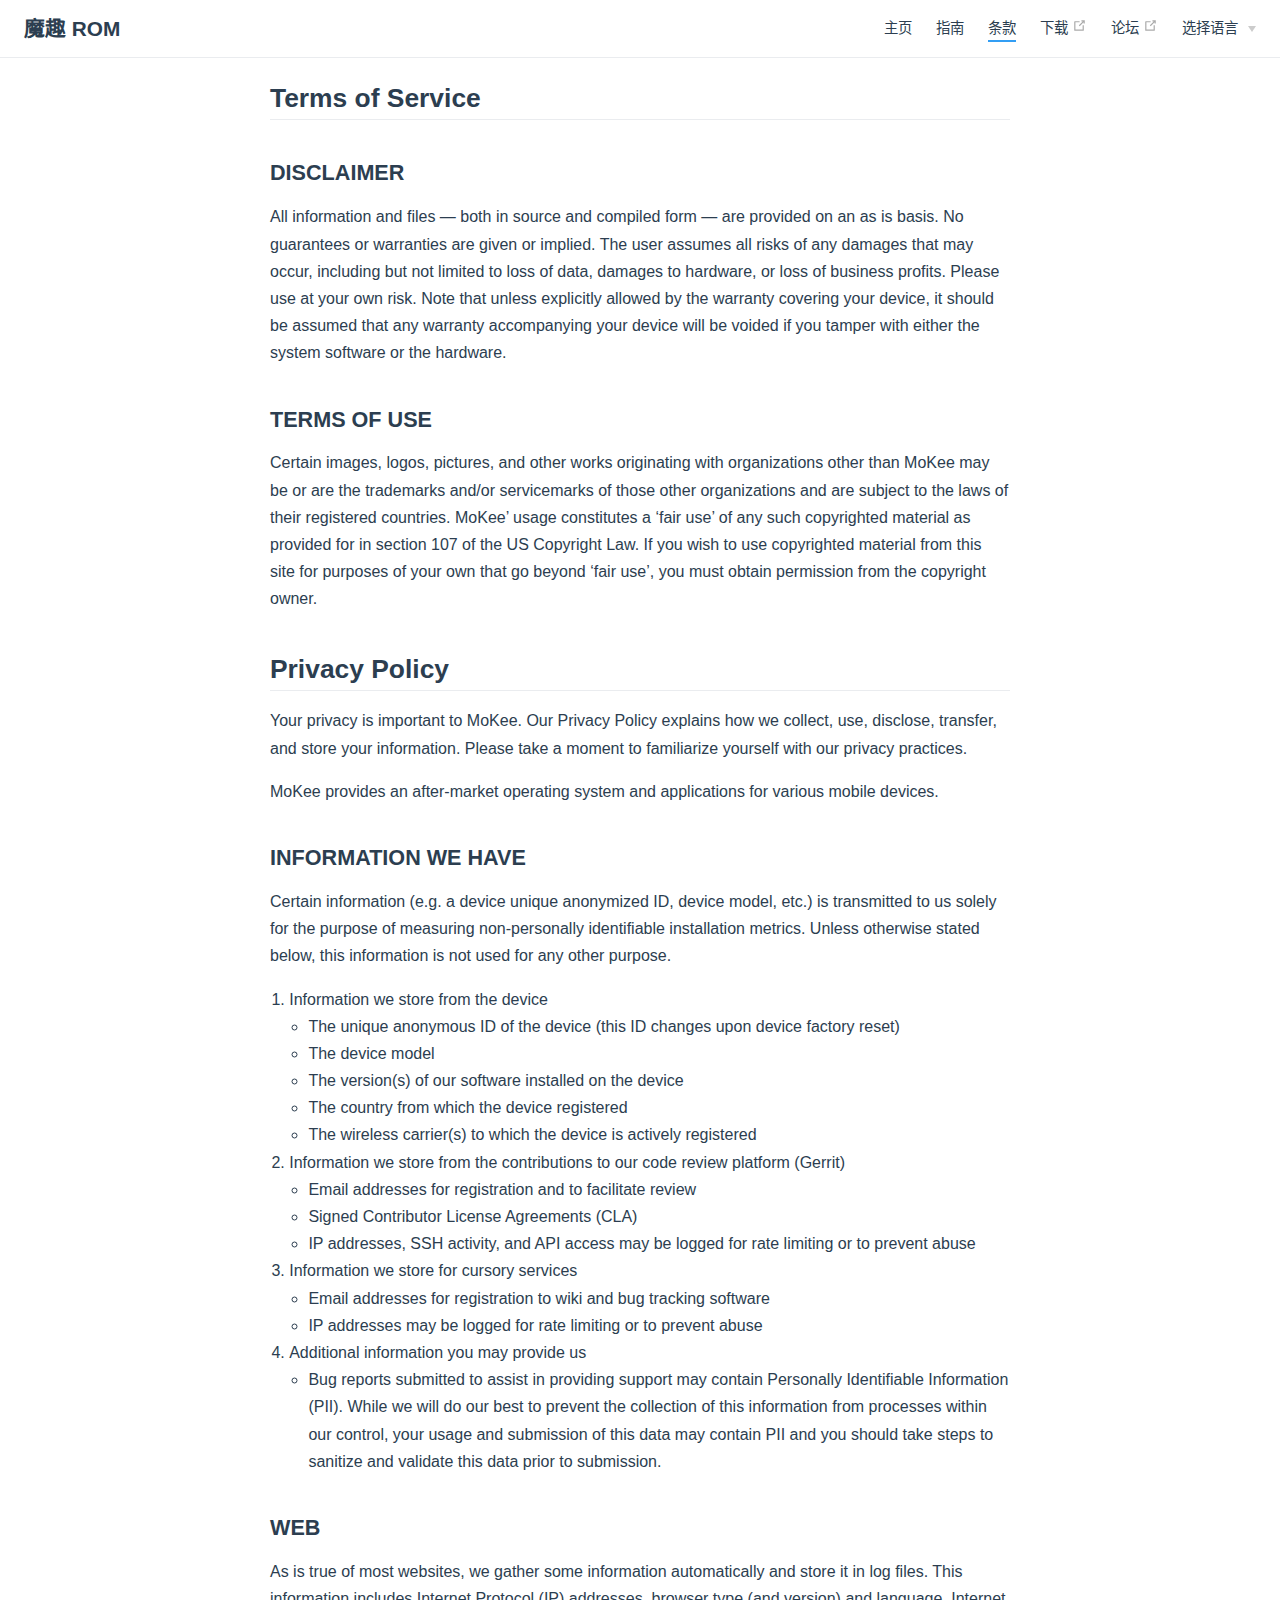
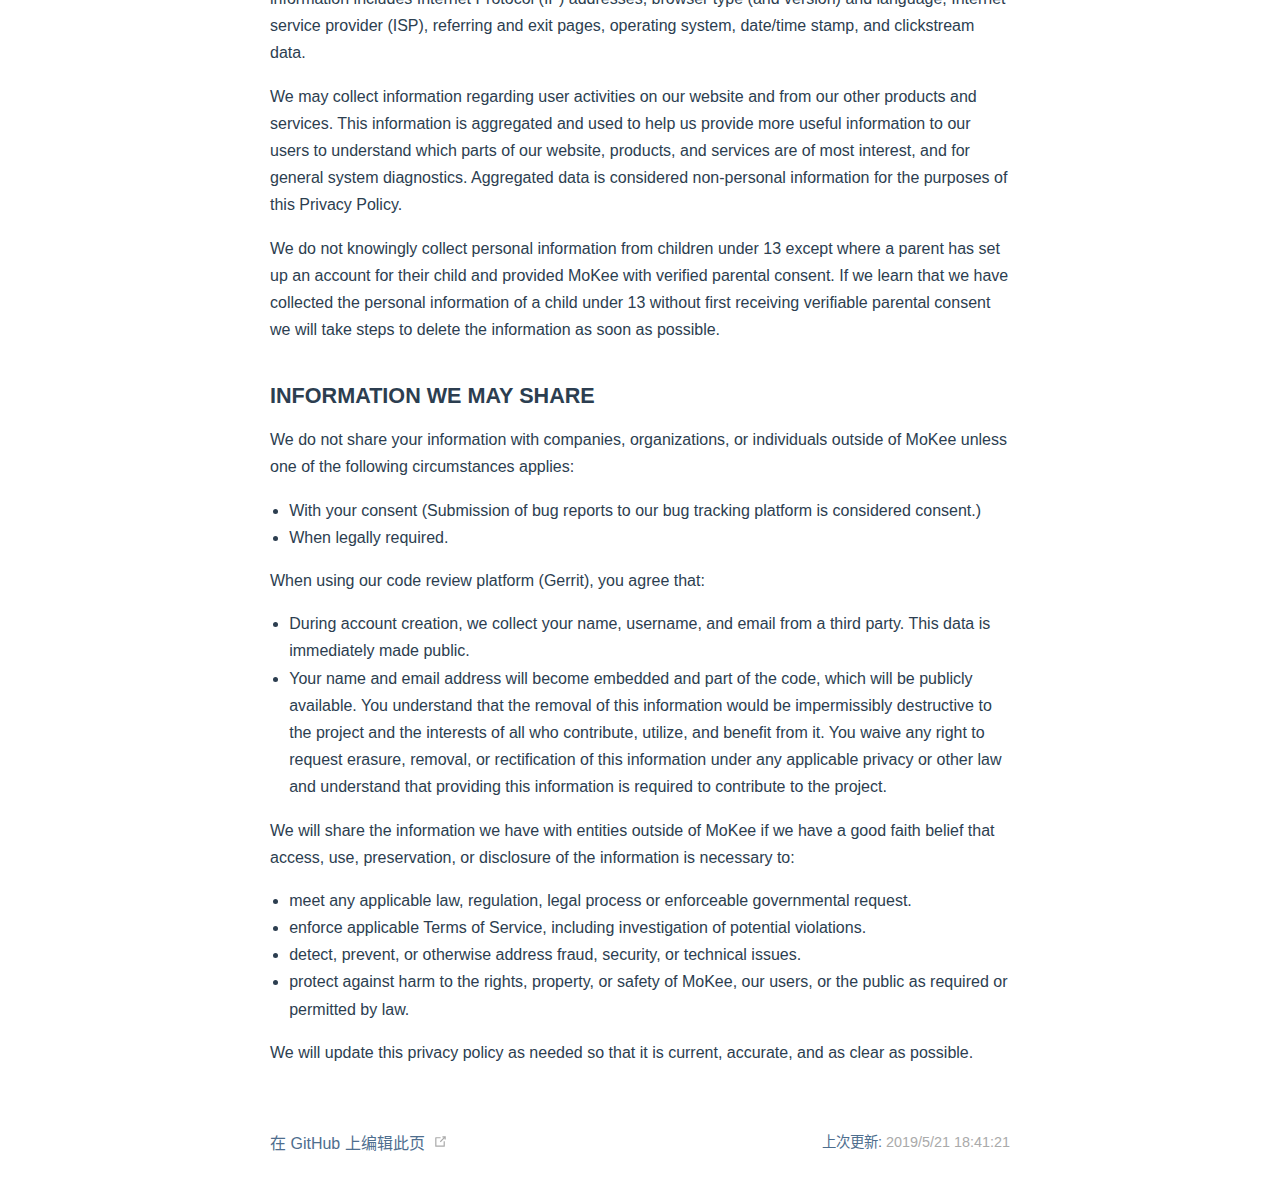
<file: legal/index.html>
<!DOCTYPE html>
<html lang="zh-CN">
  <head>
    <meta charset="utf-8">
    <meta name="viewport" content="width=device-width,initial-scale=1">
    <title>Terms of Service | 魔趣 ROM</title>
    <meta name="description" content="可能是中国最好的安卓开源系统">
    <link rel="icon" href="/images/logo.png">
    
    <link rel="preload" href="/assets/css/0.styles.97d99871.css" as="style"><link rel="preload" href="/assets/js/app.1b2d69ea.js" as="script"><link rel="preload" href="/assets/js/12.4bd356d4.js" as="script"><link rel="prefetch" href="/assets/js/10.0a123d39.js"><link rel="prefetch" href="/assets/js/11.13327368.js"><link rel="prefetch" href="/assets/js/13.a0cf930a.js"><link rel="prefetch" href="/assets/js/2.1a3627a8.js"><link rel="prefetch" href="/assets/js/3.772b750e.js"><link rel="prefetch" href="/assets/js/4.c924675e.js"><link rel="prefetch" href="/assets/js/5.54bb6604.js"><link rel="prefetch" href="/assets/js/6.87dce2af.js"><link rel="prefetch" href="/assets/js/7.4f730525.js"><link rel="prefetch" href="/assets/js/8.24526f4a.js"><link rel="prefetch" href="/assets/js/9.8594440b.js">
    <link rel="stylesheet" href="/assets/css/0.styles.97d99871.css">
  </head>
  <body>
    <div id="app" data-server-rendered="true"><div class="theme-container no-sidebar"><header class="navbar"><div class="sidebar-button"><svg xmlns="http://www.w3.org/2000/svg" aria-hidden="true" role="img" viewBox="0 0 448 512" class="icon"><path fill="currentColor" d="M436 124H12c-6.627 0-12-5.373-12-12V80c0-6.627 5.373-12 12-12h424c6.627 0 12 5.373 12 12v32c0 6.627-5.373 12-12 12zm0 160H12c-6.627 0-12-5.373-12-12v-32c0-6.627 5.373-12 12-12h424c6.627 0 12 5.373 12 12v32c0 6.627-5.373 12-12 12zm0 160H12c-6.627 0-12-5.373-12-12v-32c0-6.627 5.373-12 12-12h424c6.627 0 12 5.373 12 12v32c0 6.627-5.373 12-12 12z"></path></svg></div> <a href="/" class="home-link router-link-active"><!----> <span class="site-name">魔趣 ROM</span></a> <div class="links" style="max-width:nullpx;"><!----> <nav class="nav-links can-hide"><div class="nav-item"><a href="/" class="nav-link">主页</a></div><div class="nav-item"><a href="/guide/" class="nav-link">指南</a></div><div class="nav-item"><a href="/legal/" class="nav-link router-link-exact-active router-link-active">条款</a></div><div class="nav-item"><a href="https://download.mokeedev.com" target="_blank" rel="noopener noreferrer" class="nav-link external">
  下载
  <svg xmlns="http://www.w3.org/2000/svg" aria-hidden="true" x="0px" y="0px" viewBox="0 0 100 100" width="15" height="15" class="icon outbound"><path fill="currentColor" d="M18.8,85.1h56l0,0c2.2,0,4-1.8,4-4v-32h-8v28h-48v-48h28v-8h-32l0,0c-2.2,0-4,1.8-4,4v56C14.8,83.3,16.6,85.1,18.8,85.1z"></path> <polygon fill="currentColor" points="45.7,48.7 51.3,54.3 77.2,28.5 77.2,37.2 85.2,37.2 85.2,14.9 62.8,14.9 62.8,22.9 71.5,22.9"></polygon></svg></a></div><div class="nav-item"><a href="https://bbs.mokeedev.com" target="_blank" rel="noopener noreferrer" class="nav-link external">
  论坛
  <svg xmlns="http://www.w3.org/2000/svg" aria-hidden="true" x="0px" y="0px" viewBox="0 0 100 100" width="15" height="15" class="icon outbound"><path fill="currentColor" d="M18.8,85.1h56l0,0c2.2,0,4-1.8,4-4v-32h-8v28h-48v-48h28v-8h-32l0,0c-2.2,0-4,1.8-4,4v56C14.8,83.3,16.6,85.1,18.8,85.1z"></path> <polygon fill="currentColor" points="45.7,48.7 51.3,54.3 77.2,28.5 77.2,37.2 85.2,37.2 85.2,14.9 62.8,14.9 62.8,22.9 71.5,22.9"></polygon></svg></a></div><div class="nav-item"><div class="dropdown-wrapper"><a class="dropdown-title"><span class="title">选择语言</span> <span class="arrow right"></span></a> <ul class="nav-dropdown" style="display:none;"><li class="dropdown-item"><!----> <a href="/legal/" class="nav-link router-link-exact-active router-link-active">简体中文</a></li><li class="dropdown-item"><!----> <a href="/en/legal/" class="nav-link">English</a></li></ul></div></div> <!----></nav></div></header> <div class="sidebar-mask"></div> <div class="sidebar"><nav class="nav-links"><div class="nav-item"><a href="/" class="nav-link">主页</a></div><div class="nav-item"><a href="/guide/" class="nav-link">指南</a></div><div class="nav-item"><a href="/legal/" class="nav-link router-link-exact-active router-link-active">条款</a></div><div class="nav-item"><a href="https://download.mokeedev.com" target="_blank" rel="noopener noreferrer" class="nav-link external">
  下载
  <svg xmlns="http://www.w3.org/2000/svg" aria-hidden="true" x="0px" y="0px" viewBox="0 0 100 100" width="15" height="15" class="icon outbound"><path fill="currentColor" d="M18.8,85.1h56l0,0c2.2,0,4-1.8,4-4v-32h-8v28h-48v-48h28v-8h-32l0,0c-2.2,0-4,1.8-4,4v56C14.8,83.3,16.6,85.1,18.8,85.1z"></path> <polygon fill="currentColor" points="45.7,48.7 51.3,54.3 77.2,28.5 77.2,37.2 85.2,37.2 85.2,14.9 62.8,14.9 62.8,22.9 71.5,22.9"></polygon></svg></a></div><div class="nav-item"><a href="https://bbs.mokeedev.com" target="_blank" rel="noopener noreferrer" class="nav-link external">
  论坛
  <svg xmlns="http://www.w3.org/2000/svg" aria-hidden="true" x="0px" y="0px" viewBox="0 0 100 100" width="15" height="15" class="icon outbound"><path fill="currentColor" d="M18.8,85.1h56l0,0c2.2,0,4-1.8,4-4v-32h-8v28h-48v-48h28v-8h-32l0,0c-2.2,0-4,1.8-4,4v56C14.8,83.3,16.6,85.1,18.8,85.1z"></path> <polygon fill="currentColor" points="45.7,48.7 51.3,54.3 77.2,28.5 77.2,37.2 85.2,37.2 85.2,14.9 62.8,14.9 62.8,22.9 71.5,22.9"></polygon></svg></a></div><div class="nav-item"><div class="dropdown-wrapper"><a class="dropdown-title"><span class="title">选择语言</span> <span class="arrow right"></span></a> <ul class="nav-dropdown" style="display:none;"><li class="dropdown-item"><!----> <a href="/legal/" class="nav-link router-link-exact-active router-link-active">简体中文</a></li><li class="dropdown-item"><!----> <a href="/en/legal/" class="nav-link">English</a></li></ul></div></div> <!----></nav>  <!----> </div> <div class="page"> <div class="content"><h2 id="terms-of-service"><a href="#terms-of-service" aria-hidden="true" class="header-anchor">#</a> Terms of Service</h2> <h3 id="disclaimer"><a href="#disclaimer" aria-hidden="true" class="header-anchor">#</a> DISCLAIMER</h3> <p>All information and files — both in source and compiled form — are provided on an as is basis. No guarantees or warranties are given or implied. The user assumes all risks of any damages that may occur, including but not limited to loss of data, damages to hardware, or loss of business profits. Please use at your own risk. Note that unless explicitly allowed by the warranty covering your device, it should be assumed that any warranty accompanying your device will be voided if you tamper with either the system software or the hardware.</p> <h3 id="terms-of-use"><a href="#terms-of-use" aria-hidden="true" class="header-anchor">#</a> TERMS OF USE</h3> <p>Certain images, logos, pictures, and other works originating with organizations other than MoKee may be or are the trademarks and/or servicemarks of those other organizations and are subject to the laws of their registered countries. MoKee’ usage constitutes a ‘fair use’ of any such copyrighted material as provided for in section 107 of the US Copyright Law. If you wish to use copyrighted material from this site for purposes of your own that go beyond ‘fair use’, you must obtain permission from the copyright owner.</p> <h2 id="privacy-policy"><a href="#privacy-policy" aria-hidden="true" class="header-anchor">#</a> Privacy Policy</h2> <p>Your privacy is important to MoKee. Our Privacy Policy explains how we collect, use, disclose, transfer, and store your information. Please take a moment to familiarize yourself with our privacy practices.</p> <p>MoKee provides an after-market operating system and applications for various mobile devices.</p> <h3 id="information-we-have"><a href="#information-we-have" aria-hidden="true" class="header-anchor">#</a> INFORMATION WE HAVE</h3> <p>Certain information (e.g. a device unique anonymized ID, device model, etc.) is transmitted to us solely for the purpose of measuring non-personally identifiable installation metrics. Unless otherwise stated below, this information is not used for any other purpose.</p> <ol><li>Information we store from the device
<ul><li>The unique anonymous ID of the device (this ID changes upon device factory reset)</li> <li>The device model</li> <li>The version(s) of our software installed on the device</li> <li>The country from which the device registered</li> <li>The wireless carrier(s) to which the device is actively registered</li></ul></li> <li>Information we store from the contributions to our code review platform (Gerrit)
<ul><li>Email addresses for registration and to facilitate review</li> <li>Signed Contributor License Agreements (CLA)</li> <li>IP addresses, SSH activity, and API access may be logged for rate limiting or to prevent abuse</li></ul></li> <li>Information we store for cursory services
<ul><li>Email addresses for registration to wiki and bug tracking software</li> <li>IP addresses may be logged for rate limiting or to prevent abuse</li></ul></li> <li>Additional information you may provide us
<ul><li>Bug reports submitted to assist in providing support may contain Personally Identifiable Information (PII). While we will do our best to prevent the collection of this information from processes within our control, your usage and submission of this data may contain PII and you should take steps to sanitize and validate this data prior to submission.</li></ul></li></ol> <h3 id="web"><a href="#web" aria-hidden="true" class="header-anchor">#</a> WEB</h3> <p>As is true of most websites, we gather some information automatically and store it in log files. This information includes Internet Protocol (IP) addresses, browser type (and version) and language, Internet service provider (ISP), referring and exit pages, operating system, date/time stamp, and clickstream data.</p> <p>We may collect information regarding user activities on our website and from our other products and services. This information is aggregated and used to help us provide more useful information to our users to understand which parts of our website, products, and services are of most interest, and for general system diagnostics. Aggregated data is considered non-personal information for the purposes of this Privacy Policy.</p> <p>We do not knowingly collect personal information from children under 13 except where a parent has set up an account for their child and provided MoKee with verified parental consent. If we learn that we have collected the personal information of a child under 13 without first receiving verifiable parental consent we will take steps to delete the information as soon as possible.</p> <h3 id="information-we-may-share"><a href="#information-we-may-share" aria-hidden="true" class="header-anchor">#</a> INFORMATION WE MAY SHARE</h3> <p>We do not share your information with companies, organizations, or individuals outside of MoKee unless one of the following circumstances applies:</p> <ul><li>With your consent (Submission of bug reports to our bug tracking platform is considered consent.)</li> <li>When legally required.</li></ul> <p>When using our code review platform (Gerrit), you agree that:</p> <ul><li>During account creation, we collect your name, username, and email from a third party. This data is immediately made public.</li> <li>Your name and email address will become embedded and part of the code, which will be publicly available. You understand that the removal of this information would be impermissibly destructive to the project and the interests of all who contribute, utilize, and benefit from it. You waive any right to request erasure, removal, or rectification of this information under any applicable privacy or other law and understand that providing this information is required to contribute to the project.</li></ul> <p>We will share the information we have with entities outside of MoKee if we have a good faith belief that access, use, preservation, or disclosure of the information is necessary to:</p> <ul><li>meet any applicable law, regulation, legal process or enforceable governmental request.</li> <li>enforce applicable Terms of Service, including investigation of potential violations.</li> <li>detect, prevent, or otherwise address fraud, security, or technical issues.</li> <li>protect against harm to the rights, property, or safety of MoKee, our users, or the public as required or permitted by law.</li></ul> <p>We will update this privacy policy as needed so that it is current, accurate, and as clear as possible.</p></div> <div class="page-edit"><div class="edit-link"><a href="https://github.com/MoKee/www/edit/master/www/legal/README.md" target="_blank" rel="noopener noreferrer">在 GitHub 上编辑此页</a> <svg xmlns="http://www.w3.org/2000/svg" aria-hidden="true" x="0px" y="0px" viewBox="0 0 100 100" width="15" height="15" class="icon outbound"><path fill="currentColor" d="M18.8,85.1h56l0,0c2.2,0,4-1.8,4-4v-32h-8v28h-48v-48h28v-8h-32l0,0c-2.2,0-4,1.8-4,4v56C14.8,83.3,16.6,85.1,18.8,85.1z"></path> <polygon fill="currentColor" points="45.7,48.7 51.3,54.3 77.2,28.5 77.2,37.2 85.2,37.2 85.2,14.9 62.8,14.9 62.8,22.9 71.5,22.9"></polygon></svg></div> <div class="last-updated"><span class="prefix">上次更新: </span> <span class="time">2019/5/22 上午2:41:21</span></div></div> <!----> </div> <!----></div></div>
    <script src="/assets/js/12.4bd356d4.js" defer></script><script src="/assets/js/app.1b2d69ea.js" defer></script>
  </body>
</html>
</file>
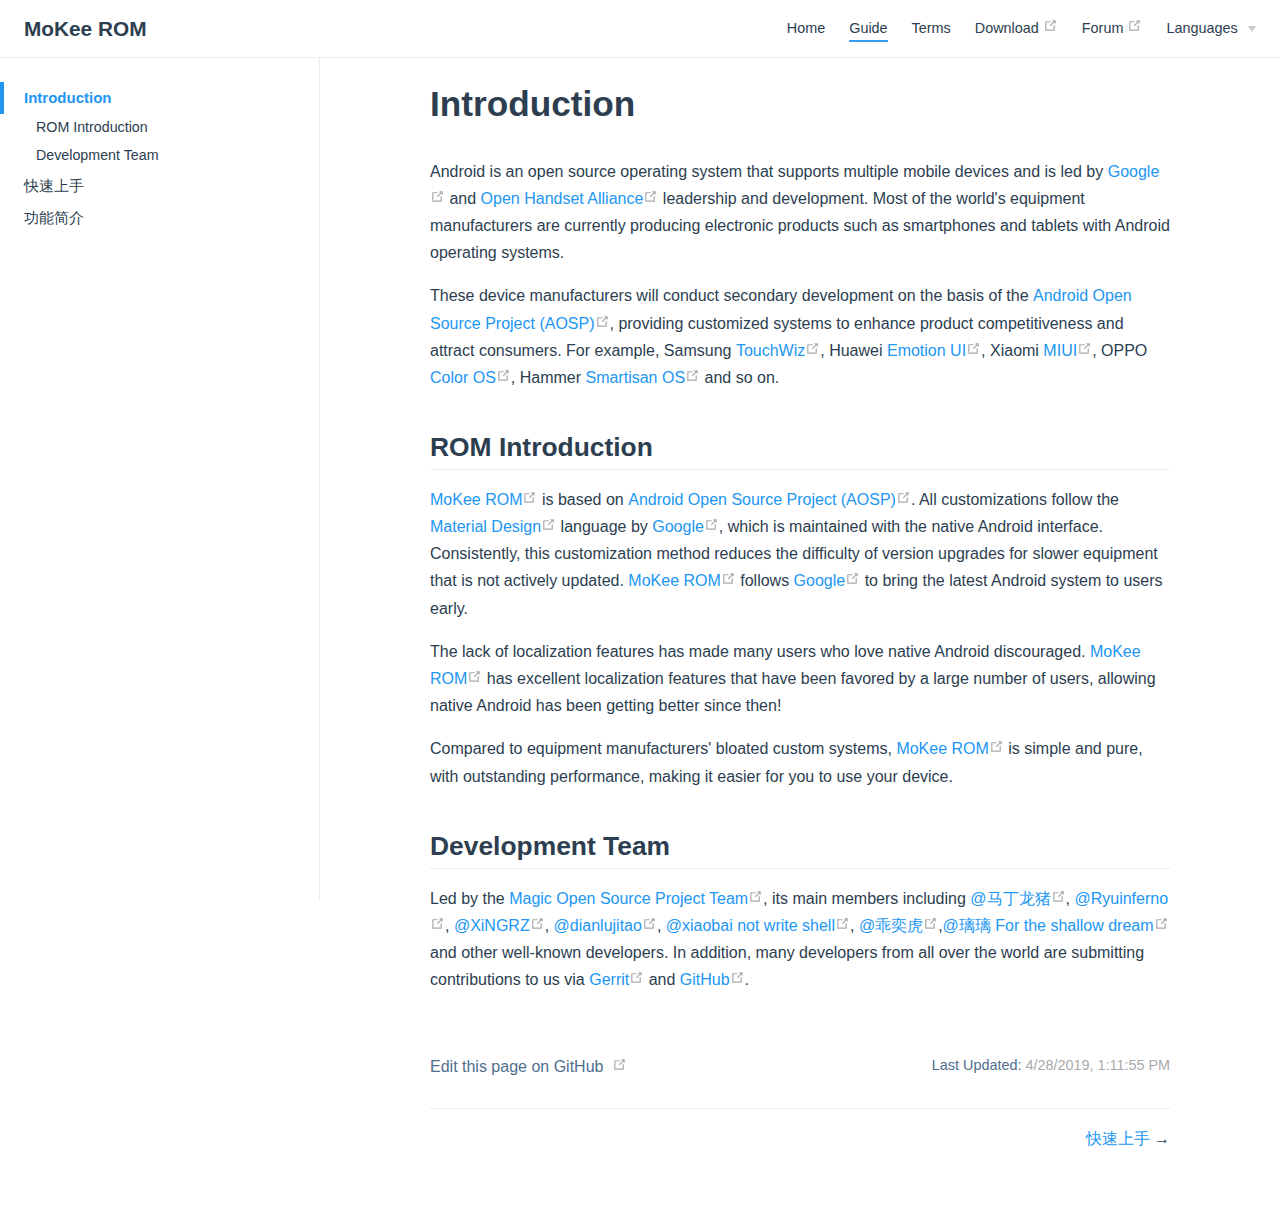
<file: en/guide/index.html>
<!DOCTYPE html>
<html lang="en-US">
  <head>
    <meta charset="utf-8">
    <meta name="viewport" content="width=device-width,initial-scale=1">
    <title>Introduction | MoKee ROM</title>
    <meta name="description" content="Android Community Operating System">
    <link rel="icon" href="/images/logo.png">
    
    <link rel="preload" href="/assets/css/0.styles.97d99871.css" as="style"><link rel="preload" href="/assets/js/app.1b2d69ea.js" as="script"><link rel="preload" href="/assets/js/5.54bb6604.js" as="script"><link rel="prefetch" href="/assets/js/10.0a123d39.js"><link rel="prefetch" href="/assets/js/11.13327368.js"><link rel="prefetch" href="/assets/js/12.4bd356d4.js"><link rel="prefetch" href="/assets/js/13.a0cf930a.js"><link rel="prefetch" href="/assets/js/2.1a3627a8.js"><link rel="prefetch" href="/assets/js/3.772b750e.js"><link rel="prefetch" href="/assets/js/4.c924675e.js"><link rel="prefetch" href="/assets/js/6.87dce2af.js"><link rel="prefetch" href="/assets/js/7.4f730525.js"><link rel="prefetch" href="/assets/js/8.24526f4a.js"><link rel="prefetch" href="/assets/js/9.8594440b.js">
    <link rel="stylesheet" href="/assets/css/0.styles.97d99871.css">
  </head>
  <body>
    <div id="app" data-server-rendered="true"><div class="theme-container"><header class="navbar"><div class="sidebar-button"><svg xmlns="http://www.w3.org/2000/svg" aria-hidden="true" role="img" viewBox="0 0 448 512" class="icon"><path fill="currentColor" d="M436 124H12c-6.627 0-12-5.373-12-12V80c0-6.627 5.373-12 12-12h424c6.627 0 12 5.373 12 12v32c0 6.627-5.373 12-12 12zm0 160H12c-6.627 0-12-5.373-12-12v-32c0-6.627 5.373-12 12-12h424c6.627 0 12 5.373 12 12v32c0 6.627-5.373 12-12 12zm0 160H12c-6.627 0-12-5.373-12-12v-32c0-6.627 5.373-12 12-12h424c6.627 0 12 5.373 12 12v32c0 6.627-5.373 12-12 12z"></path></svg></div> <a href="/en/" class="home-link router-link-active"><!----> <span class="site-name">MoKee ROM</span></a> <div class="links" style="max-width:nullpx;"><!----> <nav class="nav-links can-hide"><div class="nav-item"><a href="/en/" class="nav-link">Home</a></div><div class="nav-item"><a href="/en/guide/" class="nav-link router-link-exact-active router-link-active">Guide</a></div><div class="nav-item"><a href="/en/legal/" class="nav-link">Terms</a></div><div class="nav-item"><a href="https://download.mokeedev.com" target="_blank" rel="noopener noreferrer" class="nav-link external">
  Download
  <svg xmlns="http://www.w3.org/2000/svg" aria-hidden="true" x="0px" y="0px" viewBox="0 0 100 100" width="15" height="15" class="icon outbound"><path fill="currentColor" d="M18.8,85.1h56l0,0c2.2,0,4-1.8,4-4v-32h-8v28h-48v-48h28v-8h-32l0,0c-2.2,0-4,1.8-4,4v56C14.8,83.3,16.6,85.1,18.8,85.1z"></path> <polygon fill="currentColor" points="45.7,48.7 51.3,54.3 77.2,28.5 77.2,37.2 85.2,37.2 85.2,14.9 62.8,14.9 62.8,22.9 71.5,22.9"></polygon></svg></a></div><div class="nav-item"><a href="https://bbs.mokeedev.com" target="_blank" rel="noopener noreferrer" class="nav-link external">
  Forum
  <svg xmlns="http://www.w3.org/2000/svg" aria-hidden="true" x="0px" y="0px" viewBox="0 0 100 100" width="15" height="15" class="icon outbound"><path fill="currentColor" d="M18.8,85.1h56l0,0c2.2,0,4-1.8,4-4v-32h-8v28h-48v-48h28v-8h-32l0,0c-2.2,0-4,1.8-4,4v56C14.8,83.3,16.6,85.1,18.8,85.1z"></path> <polygon fill="currentColor" points="45.7,48.7 51.3,54.3 77.2,28.5 77.2,37.2 85.2,37.2 85.2,14.9 62.8,14.9 62.8,22.9 71.5,22.9"></polygon></svg></a></div><div class="nav-item"><div class="dropdown-wrapper"><a class="dropdown-title"><span class="title">Languages</span> <span class="arrow right"></span></a> <ul class="nav-dropdown" style="display:none;"><li class="dropdown-item"><!----> <a href="/guide/" class="nav-link">简体中文</a></li><li class="dropdown-item"><!----> <a href="/en/guide/" class="nav-link router-link-exact-active router-link-active">English</a></li></ul></div></div> <!----></nav></div></header> <div class="sidebar-mask"></div> <div class="sidebar"><nav class="nav-links"><div class="nav-item"><a href="/en/" class="nav-link">Home</a></div><div class="nav-item"><a href="/en/guide/" class="nav-link router-link-exact-active router-link-active">Guide</a></div><div class="nav-item"><a href="/en/legal/" class="nav-link">Terms</a></div><div class="nav-item"><a href="https://download.mokeedev.com" target="_blank" rel="noopener noreferrer" class="nav-link external">
  Download
  <svg xmlns="http://www.w3.org/2000/svg" aria-hidden="true" x="0px" y="0px" viewBox="0 0 100 100" width="15" height="15" class="icon outbound"><path fill="currentColor" d="M18.8,85.1h56l0,0c2.2,0,4-1.8,4-4v-32h-8v28h-48v-48h28v-8h-32l0,0c-2.2,0-4,1.8-4,4v56C14.8,83.3,16.6,85.1,18.8,85.1z"></path> <polygon fill="currentColor" points="45.7,48.7 51.3,54.3 77.2,28.5 77.2,37.2 85.2,37.2 85.2,14.9 62.8,14.9 62.8,22.9 71.5,22.9"></polygon></svg></a></div><div class="nav-item"><a href="https://bbs.mokeedev.com" target="_blank" rel="noopener noreferrer" class="nav-link external">
  Forum
  <svg xmlns="http://www.w3.org/2000/svg" aria-hidden="true" x="0px" y="0px" viewBox="0 0 100 100" width="15" height="15" class="icon outbound"><path fill="currentColor" d="M18.8,85.1h56l0,0c2.2,0,4-1.8,4-4v-32h-8v28h-48v-48h28v-8h-32l0,0c-2.2,0-4,1.8-4,4v56C14.8,83.3,16.6,85.1,18.8,85.1z"></path> <polygon fill="currentColor" points="45.7,48.7 51.3,54.3 77.2,28.5 77.2,37.2 85.2,37.2 85.2,14.9 62.8,14.9 62.8,22.9 71.5,22.9"></polygon></svg></a></div><div class="nav-item"><div class="dropdown-wrapper"><a class="dropdown-title"><span class="title">Languages</span> <span class="arrow right"></span></a> <ul class="nav-dropdown" style="display:none;"><li class="dropdown-item"><!----> <a href="/guide/" class="nav-link">简体中文</a></li><li class="dropdown-item"><!----> <a href="/en/guide/" class="nav-link router-link-exact-active router-link-active">English</a></li></ul></div></div> <!----></nav>  <ul class="sidebar-links"><li><a href="/en/guide/" class="active sidebar-link">Introduction</a><ul class="sidebar-sub-headers"><li class="sidebar-sub-header"><a href="/en/guide/#rom-introduction" class="sidebar-link">ROM Introduction</a></li><li class="sidebar-sub-header"><a href="/en/guide/#development-team" class="sidebar-link">Development Team</a></li></ul></li><li><a href="/en/guide/getting_started.html" class="sidebar-link">快速上手</a></li><li><a href="/en/guide/feature.html" class="sidebar-link">功能简介</a></li></ul> </div> <div class="page"> <div class="content"><h1 id="introduction"><a href="#introduction" aria-hidden="true" class="header-anchor">#</a> Introduction</h1> <p>Android is an open source operating system that supports multiple mobile devices and is led by <a href="https://www.google.com/about/" target="_blank" rel="noopener noreferrer">Google<svg xmlns="http://www.w3.org/2000/svg" aria-hidden="true" x="0px" y="0px" viewBox="0 0 100 100" width="15" height="15" class="icon outbound"><path fill="currentColor" d="M18.8,85.1h56l0,0c2.2,0,4-1.8,4-4v-32h-8v28h-48v-48h28v-8h-32l0,0c-2.2,0-4,1.8-4,4v56C14.8,83.3,16.6,85.1,18.8,85.1z"></path> <polygon fill="currentColor" points="45.7,48.7 51.3,54.3 77.2,28.5 77.2,37.2 85.2,37.2 85.2,14.9 62.8,14.9 62.8,22.9 71.5,22.9"></polygon></svg></a> and <a href="https://www.openhandsetalliance.com" target="_blank" rel="noopener noreferrer">Open Handset Alliance<svg xmlns="http://www.w3.org/2000/svg" aria-hidden="true" x="0px" y="0px" viewBox="0 0 100 100" width="15" height="15" class="icon outbound"><path fill="currentColor" d="M18.8,85.1h56l0,0c2.2,0,4-1.8,4-4v-32h-8v28h-48v-48h28v-8h-32l0,0c-2.2,0-4,1.8-4,4v56C14.8,83.3,16.6,85.1,18.8,85.1z"></path> <polygon fill="currentColor" points="45.7,48.7 51.3,54.3 77.2,28.5 77.2,37.2 85.2,37.2 85.2,14.9 62.8,14.9 62.8,22.9 71.5,22.9"></polygon></svg></a> leadership and development. Most of the world's equipment manufacturers are currently producing electronic products such as smartphones and tablets with Android operating systems.</p> <p>These device manufacturers will conduct secondary development on the basis of the <a href="https://source.android.com/" target="_blank" rel="noopener noreferrer">Android Open Source Project (AOSP)<svg xmlns="http://www.w3.org/2000/svg" aria-hidden="true" x="0px" y="0px" viewBox="0 0 100 100" width="15" height="15" class="icon outbound"><path fill="currentColor" d="M18.8,85.1h56l0,0c2.2,0,4-1.8,4-4v-32h-8v28h-48v-48h28v-8h-32l0,0c-2.2,0-4,1.8-4,4v56C14.8,83.3,16.6,85.1,18.8,85.1z"></path> <polygon fill="currentColor" points="45.7,48.7 51.3,54.3 77.2,28.5 77.2,37.2 85.2,37.2 85.2,14.9 62.8,14.9 62.8,22.9 71.5,22.9"></polygon></svg></a>, providing customized systems to enhance product competitiveness and attract consumers. For example, Samsung <a href="https://baike.baidu.com/item/TouchWiz" target="_blank" rel="noopener noreferrer">TouchWiz<svg xmlns="http://www.w3.org/2000/svg" aria-hidden="true" x="0px" y="0px" viewBox="0 0 100 100" width="15" height="15" class="icon outbound"><path fill="currentColor" d="M18.8,85.1h56l0,0c2.2,0,4-1.8,4-4v-32h-8v28h-48v-48h28v-8h-32l0,0c-2.2,0-4,1.8-4,4v56C14.8,83.3,16.6,85.1,18.8,85.1z"></path> <polygon fill="currentColor" points="45.7,48.7 51.3,54.3 77.2,28.5 77.2,37.2 85.2,37.2 85.2,14.9 62.8,14.9 62.8,22.9 71.5,22.9"></polygon></svg></a>, Huawei <a href="https://baike.baidu.com/item/EMUI" target="_blank" rel="noopener noreferrer">Emotion UI<svg xmlns="http://www.w3.org/2000/svg" aria-hidden="true" x="0px" y="0px" viewBox="0 0 100 100" width="15" height="15" class="icon outbound"><path fill="currentColor" d="M18.8,85.1h56l0,0c2.2,0,4-1.8,4-4v-32h-8v28h-48v-48h28v-8h-32l0,0c-2.2,0-4,1.8-4,4v56C14.8,83.3,16.6,85.1,18.8,85.1z"></path> <polygon fill="currentColor" points="45.7,48.7 51.3,54.3 77.2,28.5 77.2,37.2 85.2,37.2 85.2,14.9 62.8,14.9 62.8,22.9 71.5,22.9"></polygon></svg></a>, Xiaomi <a href="https://baike.baidu.com/item/MIUI" target="_blank" rel="noopener noreferrer">MIUI<svg xmlns="http://www.w3.org/2000/svg" aria-hidden="true" x="0px" y="0px" viewBox="0 0 100 100" width="15" height="15" class="icon outbound"><path fill="currentColor" d="M18.8,85.1h56l0,0c2.2,0,4-1.8,4-4v-32h-8v28h-48v-48h28v-8h-32l0,0c-2.2,0-4,1.8-4,4v56C14.8,83.3,16.6,85.1,18.8,85.1z"></path> <polygon fill="currentColor" points="45.7,48.7 51.3,54.3 77.2,28.5 77.2,37.2 85.2,37.2 85.2,14.9 62.8,14.9 62.8,22.9 71.5,22.9"></polygon></svg></a>, OPPO <a href="https://baike.baidu.com/item/ColorOS" target="_blank" rel="noopener noreferrer">Color OS<svg xmlns="http://www.w3.org/2000/svg" aria-hidden="true" x="0px" y="0px" viewBox="0 0 100 100" width="15" height="15" class="icon outbound"><path fill="currentColor" d="M18.8,85.1h56l0,0c2.2,0,4-1.8,4-4v-32h-8v28h-48v-48h28v-8h-32l0,0c-2.2,0-4,1.8-4,4v56C14.8,83.3,16.6,85.1,18.8,85.1z"></path> <polygon fill="currentColor" points="45.7,48.7 51.3,54.3 77.2,28.5 77.2,37.2 85.2,37.2 85.2,14.9 62.8,14.9 62.8,22.9 71.5,22.9"></polygon></svg></a>, Hammer <a href="https://baike.baidu.com/item/Smartisan%20OS" target="_blank" rel="noopener noreferrer">Smartisan OS<svg xmlns="http://www.w3.org/2000/svg" aria-hidden="true" x="0px" y="0px" viewBox="0 0 100 100" width="15" height="15" class="icon outbound"><path fill="currentColor" d="M18.8,85.1h56l0,0c2.2,0,4-1.8,4-4v-32h-8v28h-48v-48h28v-8h-32l0,0c-2.2,0-4,1.8-4,4v56C14.8,83.3,16.6,85.1,18.8,85.1z"></path> <polygon fill="currentColor" points="45.7,48.7 51.3,54.3 77.2,28.5 77.2,37.2 85.2,37.2 85.2,14.9 62.8,14.9 62.8,22.9 71.5,22.9"></polygon></svg></a> and so on.</p> <h2 id="rom-introduction"><a href="#rom-introduction" aria-hidden="true" class="header-anchor">#</a> ROM Introduction</h2> <p><a href="https://download.mokeedev.com/" target="_blank" rel="noopener noreferrer">MoKee ROM<svg xmlns="http://www.w3.org/2000/svg" aria-hidden="true" x="0px" y="0px" viewBox="0 0 100 100" width="15" height="15" class="icon outbound"><path fill="currentColor" d="M18.8,85.1h56l0,0c2.2,0,4-1.8,4-4v-32h-8v28h-48v-48h28v-8h-32l0,0c-2.2,0-4,1.8-4,4v56C14.8,83.3,16.6,85.1,18.8,85.1z"></path> <polygon fill="currentColor" points="45.7,48.7 51.3,54.3 77.2,28.5 77.2,37.2 85.2,37.2 85.2,14.9 62.8,14.9 62.8,22.9 71.5,22.9"></polygon></svg></a> is based on <a href="https://source.android.com/" target="_blank" rel="noopener noreferrer">Android Open Source Project (AOSP)<svg xmlns="http://www.w3.org/2000/svg" aria-hidden="true" x="0px" y="0px" viewBox="0 0 100 100" width="15" height="15" class="icon outbound"><path fill="currentColor" d="M18.8,85.1h56l0,0c2.2,0,4-1.8,4-4v-32h-8v28h-48v-48h28v-8h-32l0,0c-2.2,0-4,1.8-4,4v56C14.8,83.3,16.6,85.1,18.8,85.1z"></path> <polygon fill="currentColor" points="45.7,48.7 51.3,54.3 77.2,28.5 77.2,37.2 85.2,37.2 85.2,14.9 62.8,14.9 62.8,22.9 71.5,22.9"></polygon></svg></a>. All customizations follow the <a href="https://material.io/" target="_blank" rel="noopener noreferrer">Material Design<svg xmlns="http://www.w3.org/2000/svg" aria-hidden="true" x="0px" y="0px" viewBox="0 0 100 100" width="15" height="15" class="icon outbound"><path fill="currentColor" d="M18.8,85.1h56l0,0c2.2,0,4-1.8,4-4v-32h-8v28h-48v-48h28v-8h-32l0,0c-2.2,0-4,1.8-4,4v56C14.8,83.3,16.6,85.1,18.8,85.1z"></path> <polygon fill="currentColor" points="45.7,48.7 51.3,54.3 77.2,28.5 77.2,37.2 85.2,37.2 85.2,14.9 62.8,14.9 62.8,22.9 71.5,22.9"></polygon></svg></a> language by <a href="https://www.google.com/about/" target="_blank" rel="noopener noreferrer">Google<svg xmlns="http://www.w3.org/2000/svg" aria-hidden="true" x="0px" y="0px" viewBox="0 0 100 100" width="15" height="15" class="icon outbound"><path fill="currentColor" d="M18.8,85.1h56l0,0c2.2,0,4-1.8,4-4v-32h-8v28h-48v-48h28v-8h-32l0,0c-2.2,0-4,1.8-4,4v56C14.8,83.3,16.6,85.1,18.8,85.1z"></path> <polygon fill="currentColor" points="45.7,48.7 51.3,54.3 77.2,28.5 77.2,37.2 85.2,37.2 85.2,14.9 62.8,14.9 62.8,22.9 71.5,22.9"></polygon></svg></a>, which is maintained with the native Android interface. Consistently, this customization method reduces the difficulty of version upgrades for slower equipment that is not actively updated. <a href="https://download.mokeedev.com/" target="_blank" rel="noopener noreferrer">MoKee ROM<svg xmlns="http://www.w3.org/2000/svg" aria-hidden="true" x="0px" y="0px" viewBox="0 0 100 100" width="15" height="15" class="icon outbound"><path fill="currentColor" d="M18.8,85.1h56l0,0c2.2,0,4-1.8,4-4v-32h-8v28h-48v-48h28v-8h-32l0,0c-2.2,0-4,1.8-4,4v56C14.8,83.3,16.6,85.1,18.8,85.1z"></path> <polygon fill="currentColor" points="45.7,48.7 51.3,54.3 77.2,28.5 77.2,37.2 85.2,37.2 85.2,14.9 62.8,14.9 62.8,22.9 71.5,22.9"></polygon></svg></a> follows <a href="https://www.google.com/about/" target="_blank" rel="noopener noreferrer">Google<svg xmlns="http://www.w3.org/2000/svg" aria-hidden="true" x="0px" y="0px" viewBox="0 0 100 100" width="15" height="15" class="icon outbound"><path fill="currentColor" d="M18.8,85.1h56l0,0c2.2,0,4-1.8,4-4v-32h-8v28h-48v-48h28v-8h-32l0,0c-2.2,0-4,1.8-4,4v56C14.8,83.3,16.6,85.1,18.8,85.1z"></path> <polygon fill="currentColor" points="45.7,48.7 51.3,54.3 77.2,28.5 77.2,37.2 85.2,37.2 85.2,14.9 62.8,14.9 62.8,22.9 71.5,22.9"></polygon></svg></a> to bring the latest Android system to users early.</p> <p>The lack of localization features has made many users who love native Android discouraged. <a href="https://download.mokeedev.com/" target="_blank" rel="noopener noreferrer">MoKee ROM<svg xmlns="http://www.w3.org/2000/svg" aria-hidden="true" x="0px" y="0px" viewBox="0 0 100 100" width="15" height="15" class="icon outbound"><path fill="currentColor" d="M18.8,85.1h56l0,0c2.2,0,4-1.8,4-4v-32h-8v28h-48v-48h28v-8h-32l0,0c-2.2,0-4,1.8-4,4v56C14.8,83.3,16.6,85.1,18.8,85.1z"></path> <polygon fill="currentColor" points="45.7,48.7 51.3,54.3 77.2,28.5 77.2,37.2 85.2,37.2 85.2,14.9 62.8,14.9 62.8,22.9 71.5,22.9"></polygon></svg></a> has excellent localization features that have been favored by a large number of users, allowing native Android has been getting better since then!</p> <p>Compared to equipment manufacturers' bloated custom systems, <a href="https://download.mokeedev.com/" target="_blank" rel="noopener noreferrer">MoKee ROM<svg xmlns="http://www.w3.org/2000/svg" aria-hidden="true" x="0px" y="0px" viewBox="0 0 100 100" width="15" height="15" class="icon outbound"><path fill="currentColor" d="M18.8,85.1h56l0,0c2.2,0,4-1.8,4-4v-32h-8v28h-48v-48h28v-8h-32l0,0c-2.2,0-4,1.8-4,4v56C14.8,83.3,16.6,85.1,18.8,85.1z"></path> <polygon fill="currentColor" points="45.7,48.7 51.3,54.3 77.2,28.5 77.2,37.2 85.2,37.2 85.2,14.9 62.8,14.9 62.8,22.9 71.5,22.9"></polygon></svg></a> is simple and pure, with outstanding performance, making it easier for you to use your device.</p> <h2 id="development-team"><a href="#development-team" aria-hidden="true" class="header-anchor">#</a> Development Team</h2> <p>Led by the <a href="https://bbs.mokeedev.com/groups/developers" target="_blank" rel="noopener noreferrer">Magic Open Source Project Team<svg xmlns="http://www.w3.org/2000/svg" aria-hidden="true" x="0px" y="0px" viewBox="0 0 100 100" width="15" height="15" class="icon outbound"><path fill="currentColor" d="M18.8,85.1h56l0,0c2.2,0,4-1.8,4-4v-32h-8v28h-48v-48h28v-8h-32l0,0c-2.2,0-4,1.8-4,4v56C14.8,83.3,16.6,85.1,18.8,85.1z"></path> <polygon fill="currentColor" points="45.7,48.7 51.3,54.3 77.2,28.5 77.2,37.2 85.2,37.2 85.2,14.9 62.8,14.9 62.8,22.9 71.5,22.9"></polygon></svg></a>, its main members including <a href="https://weibo.com/martincz" target="_blank" rel="noopener noreferrer">@马丁龙猪<svg xmlns="http://www.w3.org/2000/svg" aria-hidden="true" x="0px" y="0px" viewBox="0 0 100 100" width="15" height="15" class="icon outbound"><path fill="currentColor" d="M18.8,85.1h56l0,0c2.2,0,4-1.8,4-4v-32h-8v28h-48v-48h28v-8h-32l0,0c-2.2,0-4,1.8-4,4v56C14.8,83.3,16.6,85.1,18.8,85.1z"></path> <polygon fill="currentColor" points="45.7,48.7 51.3,54.3 77.2,28.5 77.2,37.2 85.2,37.2 85.2,14.9 62.8,14.9 62.8,22.9 71.5,22.9"></polygon></svg></a>, <a href="https://forum.xda-developers.com/member.php?u=4576707" target="_blank" rel="noopener noreferrer">@Ryuinferno<svg xmlns="http://www.w3.org/2000/svg" aria-hidden="true" x="0px" y="0px" viewBox="0 0 100 100" width="15" height="15" class="icon outbound"><path fill="currentColor" d="M18.8,85.1h56l0,0c2.2,0,4-1.8,4-4v-32h-8v28h-48v-48h28v-8h-32l0,0c-2.2,0-4,1.8-4,4v56C14.8,83.3,16.6,85.1,18.8,85.1z"></path> <polygon fill="currentColor" points="45.7,48.7 51.3,54.3 77.2,28.5 77.2,37.2 85.2,37.2 85.2,14.9 62.8,14.9 62.8,22.9 71.5,22.9"></polygon></svg></a>, <a href="https://weibo.com/xingrz" target="_blank" rel="noopener noreferrer">@XiNGRZ<svg xmlns="http://www.w3.org/2000/svg" aria-hidden="true" x="0px" y="0px" viewBox="0 0 100 100" width="15" height="15" class="icon outbound"><path fill="currentColor" d="M18.8,85.1h56l0,0c2.2,0,4-1.8,4-4v-32h-8v28h-48v-48h28v-8h-32l0,0c-2.2,0-4,1.8-4,4v56C14.8,83.3,16.6,85.1,18.8,85.1z"></path> <polygon fill="currentColor" points="45.7,48.7 51.3,54.3 77.2,28.5 77.2,37.2 85.2,37.2 85.2,14.9 62.8,14.9 62.8,22.9 71.5,22.9"></polygon></svg></a>, <a href="https://weibo.com/dianlujitao" target="_blank" rel="noopener noreferrer">@dianlujitao<svg xmlns="http://www.w3.org/2000/svg" aria-hidden="true" x="0px" y="0px" viewBox="0 0 100 100" width="15" height="15" class="icon outbound"><path fill="currentColor" d="M18.8,85.1h56l0,0c2.2,0,4-1.8,4-4v-32h-8v28h-48v-48h28v-8h-32l0,0c-2.2,0-4,1.8-4,4v56C14.8,83.3,16.6,85.1,18.8,85.1z"></path> <polygon fill="currentColor" points="45.7,48.7 51.3,54.3 77.2,28.5 77.2,37.2 85.2,37.2 85.2,14.9 62.8,14.9 62.8,22.9 71.5,22.9"></polygon></svg></a>, <a href="https://weibo.com/u/3138080394" target="_blank" rel="noopener noreferrer">@xiaobai not write shell<svg xmlns="http://www.w3.org/2000/svg" aria-hidden="true" x="0px" y="0px" viewBox="0 0 100 100" width="15" height="15" class="icon outbound"><path fill="currentColor" d="M18.8,85.1h56l0,0c2.2,0,4-1.8,4-4v-32h-8v28h-48v-48h28v-8h-32l0,0c-2.2,0-4,1.8-4,4v56C14.8,83.3,16.6,85.1,18.8,85.1z"></path> <polygon fill="currentColor" points="45.7,48.7 51.3,54.3 77.2,28.5 77.2,37.2 85.2,37.2 85.2,14.9 62.8,14.9 62.8,22.9 71.5,22.9"></polygon></svg></a>, <a href="https://weibo.com/guaiyihu" target="_blank" rel="noopener noreferrer">@乖奕虎<svg xmlns="http://www.w3.org/2000/svg" aria-hidden="true" x="0px" y="0px" viewBox="0 0 100 100" width="15" height="15" class="icon outbound"><path fill="currentColor" d="M18.8,85.1h56l0,0c2.2,0,4-1.8,4-4v-32h-8v28h-48v-48h28v-8h-32l0,0c-2.2,0-4,1.8-4,4v56C14.8,83.3,16.6,85.1,18.8,85.1z"></path> <polygon fill="currentColor" points="45.7,48.7 51.3,54.3 77.2,28.5 77.2,37.2 85.2,37.2 85.2,14.9 62.8,14.9 62.8,22.9 71.5,22.9"></polygon></svg></a>,<a href="https://weibo.com/tingyiisaac" target="_blank" rel="noopener noreferrer">@璃璃 For the shallow dream<svg xmlns="http://www.w3.org/2000/svg" aria-hidden="true" x="0px" y="0px" viewBox="0 0 100 100" width="15" height="15" class="icon outbound"><path fill="currentColor" d="M18.8,85.1h56l0,0c2.2,0,4-1.8,4-4v-32h-8v28h-48v-48h28v-8h-32l0,0c-2.2,0-4,1.8-4,4v56C14.8,83.3,16.6,85.1,18.8,85.1z"></path> <polygon fill="currentColor" points="45.7,48.7 51.3,54.3 77.2,28.5 77.2,37.2 85.2,37.2 85.2,14.9 62.8,14.9 62.8,22.9 71.5,22.9"></polygon></svg></a> and other well-known developers. In addition, many developers from all over the world are submitting contributions to us via <a href="https://mokeedev.review/" target="_blank" rel="noopener noreferrer">Gerrit<svg xmlns="http://www.w3.org/2000/svg" aria-hidden="true" x="0px" y="0px" viewBox="0 0 100 100" width="15" height="15" class="icon outbound"><path fill="currentColor" d="M18.8,85.1h56l0,0c2.2,0,4-1.8,4-4v-32h-8v28h-48v-48h28v-8h-32l0,0c-2.2,0-4,1.8-4,4v56C14.8,83.3,16.6,85.1,18.8,85.1z"></path> <polygon fill="currentColor" points="45.7,48.7 51.3,54.3 77.2,28.5 77.2,37.2 85.2,37.2 85.2,14.9 62.8,14.9 62.8,22.9 71.5,22.9"></polygon></svg></a> and <a href="https://github.com/MoKee" target="_blank" rel="noopener noreferrer">GitHub<svg xmlns="http://www.w3.org/2000/svg" aria-hidden="true" x="0px" y="0px" viewBox="0 0 100 100" width="15" height="15" class="icon outbound"><path fill="currentColor" d="M18.8,85.1h56l0,0c2.2,0,4-1.8,4-4v-32h-8v28h-48v-48h28v-8h-32l0,0c-2.2,0-4,1.8-4,4v56C14.8,83.3,16.6,85.1,18.8,85.1z"></path> <polygon fill="currentColor" points="45.7,48.7 51.3,54.3 77.2,28.5 77.2,37.2 85.2,37.2 85.2,14.9 62.8,14.9 62.8,22.9 71.5,22.9"></polygon></svg></a>.</p></div> <div class="page-edit"><div class="edit-link"><a href="https://github.com/MoKee/www/edit/master/www/en/guide/README.md" target="_blank" rel="noopener noreferrer">Edit this page on GitHub</a> <svg xmlns="http://www.w3.org/2000/svg" aria-hidden="true" x="0px" y="0px" viewBox="0 0 100 100" width="15" height="15" class="icon outbound"><path fill="currentColor" d="M18.8,85.1h56l0,0c2.2,0,4-1.8,4-4v-32h-8v28h-48v-48h28v-8h-32l0,0c-2.2,0-4,1.8-4,4v56C14.8,83.3,16.6,85.1,18.8,85.1z"></path> <polygon fill="currentColor" points="45.7,48.7 51.3,54.3 77.2,28.5 77.2,37.2 85.2,37.2 85.2,14.9 62.8,14.9 62.8,22.9 71.5,22.9"></polygon></svg></div> <div class="last-updated"><span class="prefix">Last Updated: </span> <span class="time">4/28/2019, 9:11:55 PM</span></div></div> <div class="page-nav"><p class="inner"><!----> <span class="next"><a href="/en/guide/getting_started.html">
          快速上手
        </a>
        →
      </span></p></div> </div> <!----></div></div>
    <script src="/assets/js/5.54bb6604.js" defer></script><script src="/assets/js/app.1b2d69ea.js" defer></script>
  </body>
</html>
</file>
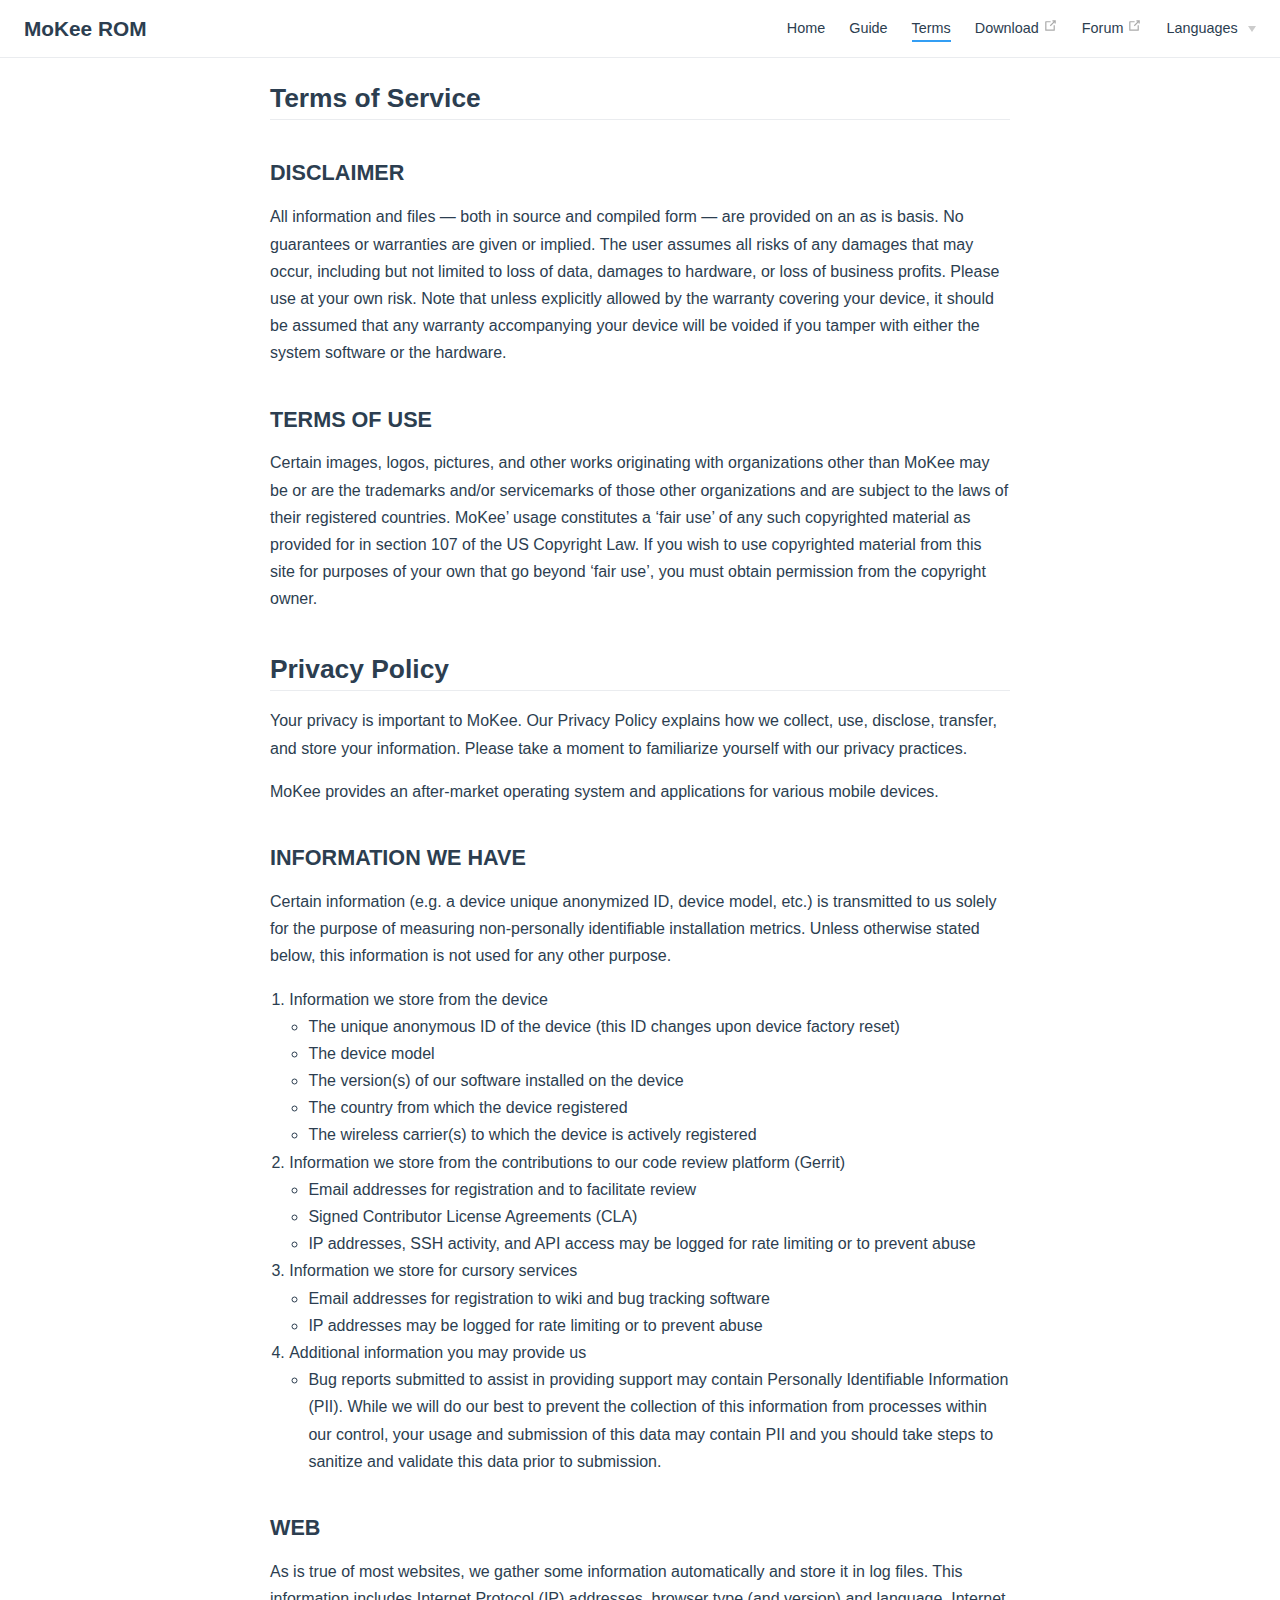
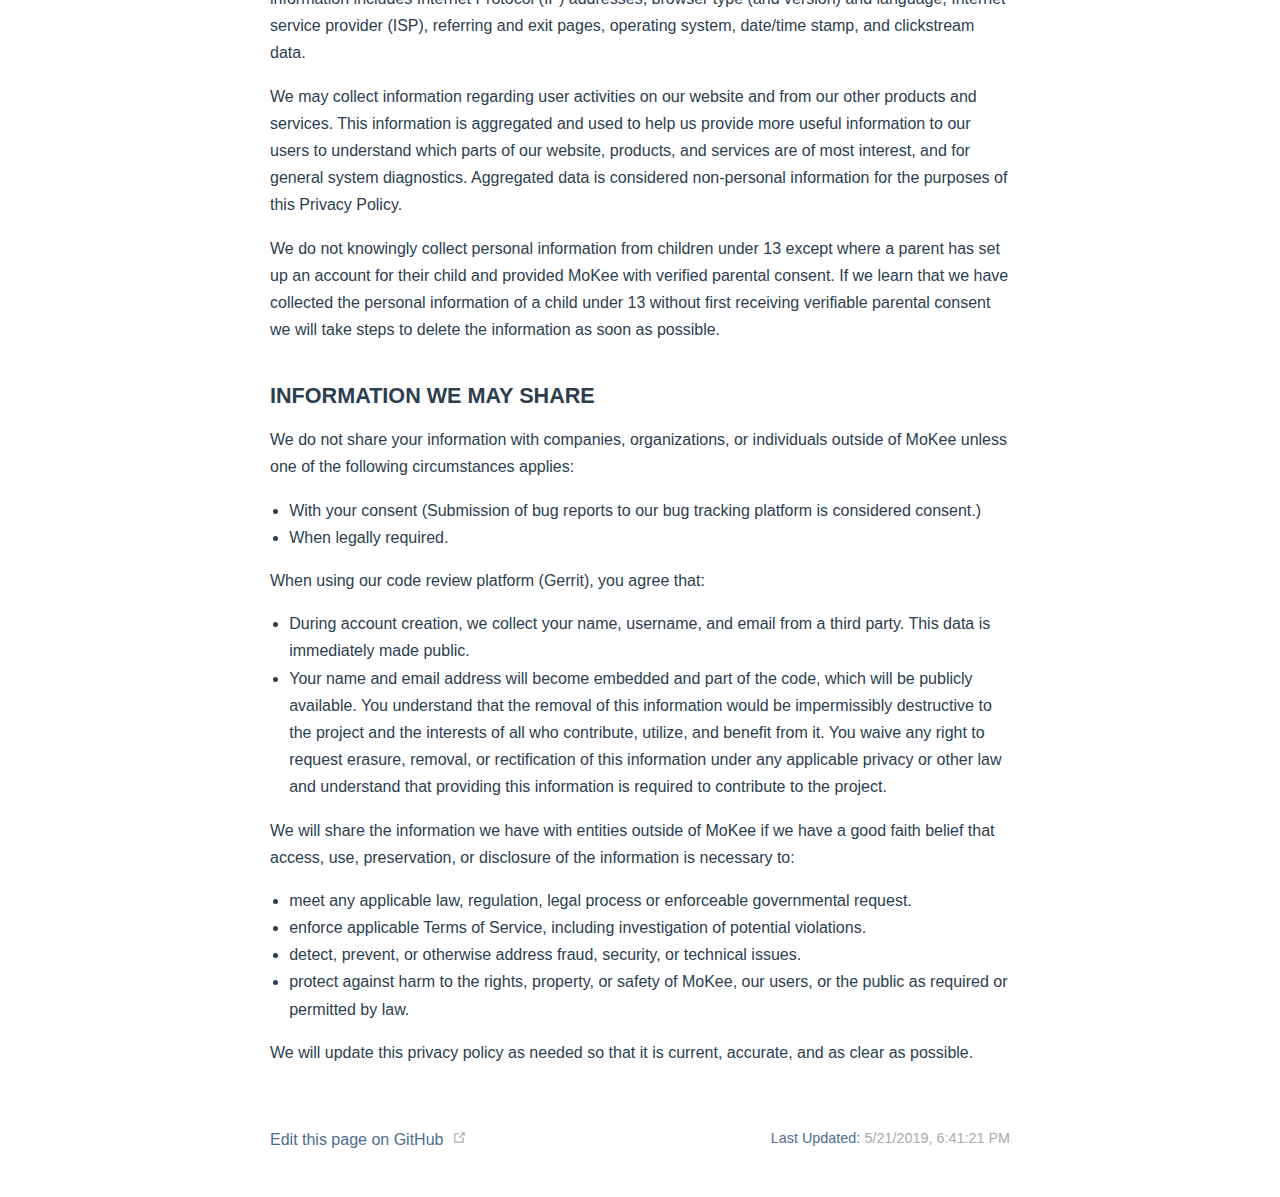
<file: en/legal/index.html>
<!DOCTYPE html>
<html lang="en-US">
  <head>
    <meta charset="utf-8">
    <meta name="viewport" content="width=device-width,initial-scale=1">
    <title>Terms of Service | MoKee ROM</title>
    <meta name="description" content="Android Community Operating System">
    <link rel="icon" href="/images/logo.png">
    
    <link rel="preload" href="/assets/css/0.styles.97d99871.css" as="style"><link rel="preload" href="/assets/js/app.1b2d69ea.js" as="script"><link rel="preload" href="/assets/js/8.24526f4a.js" as="script"><link rel="prefetch" href="/assets/js/10.0a123d39.js"><link rel="prefetch" href="/assets/js/11.13327368.js"><link rel="prefetch" href="/assets/js/12.4bd356d4.js"><link rel="prefetch" href="/assets/js/13.a0cf930a.js"><link rel="prefetch" href="/assets/js/2.1a3627a8.js"><link rel="prefetch" href="/assets/js/3.772b750e.js"><link rel="prefetch" href="/assets/js/4.c924675e.js"><link rel="prefetch" href="/assets/js/5.54bb6604.js"><link rel="prefetch" href="/assets/js/6.87dce2af.js"><link rel="prefetch" href="/assets/js/7.4f730525.js"><link rel="prefetch" href="/assets/js/9.8594440b.js">
    <link rel="stylesheet" href="/assets/css/0.styles.97d99871.css">
  </head>
  <body>
    <div id="app" data-server-rendered="true"><div class="theme-container no-sidebar"><header class="navbar"><div class="sidebar-button"><svg xmlns="http://www.w3.org/2000/svg" aria-hidden="true" role="img" viewBox="0 0 448 512" class="icon"><path fill="currentColor" d="M436 124H12c-6.627 0-12-5.373-12-12V80c0-6.627 5.373-12 12-12h424c6.627 0 12 5.373 12 12v32c0 6.627-5.373 12-12 12zm0 160H12c-6.627 0-12-5.373-12-12v-32c0-6.627 5.373-12 12-12h424c6.627 0 12 5.373 12 12v32c0 6.627-5.373 12-12 12zm0 160H12c-6.627 0-12-5.373-12-12v-32c0-6.627 5.373-12 12-12h424c6.627 0 12 5.373 12 12v32c0 6.627-5.373 12-12 12z"></path></svg></div> <a href="/en/" class="home-link router-link-active"><!----> <span class="site-name">MoKee ROM</span></a> <div class="links" style="max-width:nullpx;"><!----> <nav class="nav-links can-hide"><div class="nav-item"><a href="/en/" class="nav-link">Home</a></div><div class="nav-item"><a href="/en/guide/" class="nav-link">Guide</a></div><div class="nav-item"><a href="/en/legal/" class="nav-link router-link-exact-active router-link-active">Terms</a></div><div class="nav-item"><a href="https://download.mokeedev.com" target="_blank" rel="noopener noreferrer" class="nav-link external">
  Download
  <svg xmlns="http://www.w3.org/2000/svg" aria-hidden="true" x="0px" y="0px" viewBox="0 0 100 100" width="15" height="15" class="icon outbound"><path fill="currentColor" d="M18.8,85.1h56l0,0c2.2,0,4-1.8,4-4v-32h-8v28h-48v-48h28v-8h-32l0,0c-2.2,0-4,1.8-4,4v56C14.8,83.3,16.6,85.1,18.8,85.1z"></path> <polygon fill="currentColor" points="45.7,48.7 51.3,54.3 77.2,28.5 77.2,37.2 85.2,37.2 85.2,14.9 62.8,14.9 62.8,22.9 71.5,22.9"></polygon></svg></a></div><div class="nav-item"><a href="https://bbs.mokeedev.com" target="_blank" rel="noopener noreferrer" class="nav-link external">
  Forum
  <svg xmlns="http://www.w3.org/2000/svg" aria-hidden="true" x="0px" y="0px" viewBox="0 0 100 100" width="15" height="15" class="icon outbound"><path fill="currentColor" d="M18.8,85.1h56l0,0c2.2,0,4-1.8,4-4v-32h-8v28h-48v-48h28v-8h-32l0,0c-2.2,0-4,1.8-4,4v56C14.8,83.3,16.6,85.1,18.8,85.1z"></path> <polygon fill="currentColor" points="45.7,48.7 51.3,54.3 77.2,28.5 77.2,37.2 85.2,37.2 85.2,14.9 62.8,14.9 62.8,22.9 71.5,22.9"></polygon></svg></a></div><div class="nav-item"><div class="dropdown-wrapper"><a class="dropdown-title"><span class="title">Languages</span> <span class="arrow right"></span></a> <ul class="nav-dropdown" style="display:none;"><li class="dropdown-item"><!----> <a href="/legal/" class="nav-link">简体中文</a></li><li class="dropdown-item"><!----> <a href="/en/legal/" class="nav-link router-link-exact-active router-link-active">English</a></li></ul></div></div> <!----></nav></div></header> <div class="sidebar-mask"></div> <div class="sidebar"><nav class="nav-links"><div class="nav-item"><a href="/en/" class="nav-link">Home</a></div><div class="nav-item"><a href="/en/guide/" class="nav-link">Guide</a></div><div class="nav-item"><a href="/en/legal/" class="nav-link router-link-exact-active router-link-active">Terms</a></div><div class="nav-item"><a href="https://download.mokeedev.com" target="_blank" rel="noopener noreferrer" class="nav-link external">
  Download
  <svg xmlns="http://www.w3.org/2000/svg" aria-hidden="true" x="0px" y="0px" viewBox="0 0 100 100" width="15" height="15" class="icon outbound"><path fill="currentColor" d="M18.8,85.1h56l0,0c2.2,0,4-1.8,4-4v-32h-8v28h-48v-48h28v-8h-32l0,0c-2.2,0-4,1.8-4,4v56C14.8,83.3,16.6,85.1,18.8,85.1z"></path> <polygon fill="currentColor" points="45.7,48.7 51.3,54.3 77.2,28.5 77.2,37.2 85.2,37.2 85.2,14.9 62.8,14.9 62.8,22.9 71.5,22.9"></polygon></svg></a></div><div class="nav-item"><a href="https://bbs.mokeedev.com" target="_blank" rel="noopener noreferrer" class="nav-link external">
  Forum
  <svg xmlns="http://www.w3.org/2000/svg" aria-hidden="true" x="0px" y="0px" viewBox="0 0 100 100" width="15" height="15" class="icon outbound"><path fill="currentColor" d="M18.8,85.1h56l0,0c2.2,0,4-1.8,4-4v-32h-8v28h-48v-48h28v-8h-32l0,0c-2.2,0-4,1.8-4,4v56C14.8,83.3,16.6,85.1,18.8,85.1z"></path> <polygon fill="currentColor" points="45.7,48.7 51.3,54.3 77.2,28.5 77.2,37.2 85.2,37.2 85.2,14.9 62.8,14.9 62.8,22.9 71.5,22.9"></polygon></svg></a></div><div class="nav-item"><div class="dropdown-wrapper"><a class="dropdown-title"><span class="title">Languages</span> <span class="arrow right"></span></a> <ul class="nav-dropdown" style="display:none;"><li class="dropdown-item"><!----> <a href="/legal/" class="nav-link">简体中文</a></li><li class="dropdown-item"><!----> <a href="/en/legal/" class="nav-link router-link-exact-active router-link-active">English</a></li></ul></div></div> <!----></nav>  <!----> </div> <div class="page"> <div class="content"><h2 id="terms-of-service"><a href="#terms-of-service" aria-hidden="true" class="header-anchor">#</a> Terms of Service</h2> <h3 id="disclaimer"><a href="#disclaimer" aria-hidden="true" class="header-anchor">#</a> DISCLAIMER</h3> <p>All information and files — both in source and compiled form — are provided on an as is basis. No guarantees or warranties are given or implied. The user assumes all risks of any damages that may occur, including but not limited to loss of data, damages to hardware, or loss of business profits. Please use at your own risk. Note that unless explicitly allowed by the warranty covering your device, it should be assumed that any warranty accompanying your device will be voided if you tamper with either the system software or the hardware.</p> <h3 id="terms-of-use"><a href="#terms-of-use" aria-hidden="true" class="header-anchor">#</a> TERMS OF USE</h3> <p>Certain images, logos, pictures, and other works originating with organizations other than MoKee may be or are the trademarks and/or servicemarks of those other organizations and are subject to the laws of their registered countries. MoKee’ usage constitutes a ‘fair use’ of any such copyrighted material as provided for in section 107 of the US Copyright Law. If you wish to use copyrighted material from this site for purposes of your own that go beyond ‘fair use’, you must obtain permission from the copyright owner.</p> <h2 id="privacy-policy"><a href="#privacy-policy" aria-hidden="true" class="header-anchor">#</a> Privacy Policy</h2> <p>Your privacy is important to MoKee. Our Privacy Policy explains how we collect, use, disclose, transfer, and store your information. Please take a moment to familiarize yourself with our privacy practices.</p> <p>MoKee provides an after-market operating system and applications for various mobile devices.</p> <h3 id="information-we-have"><a href="#information-we-have" aria-hidden="true" class="header-anchor">#</a> INFORMATION WE HAVE</h3> <p>Certain information (e.g. a device unique anonymized ID, device model, etc.) is transmitted to us solely for the purpose of measuring non-personally identifiable installation metrics. Unless otherwise stated below, this information is not used for any other purpose.</p> <ol><li>Information we store from the device
<ul><li>The unique anonymous ID of the device (this ID changes upon device factory reset)</li> <li>The device model</li> <li>The version(s) of our software installed on the device</li> <li>The country from which the device registered</li> <li>The wireless carrier(s) to which the device is actively registered</li></ul></li> <li>Information we store from the contributions to our code review platform (Gerrit)
<ul><li>Email addresses for registration and to facilitate review</li> <li>Signed Contributor License Agreements (CLA)</li> <li>IP addresses, SSH activity, and API access may be logged for rate limiting or to prevent abuse</li></ul></li> <li>Information we store for cursory services
<ul><li>Email addresses for registration to wiki and bug tracking software</li> <li>IP addresses may be logged for rate limiting or to prevent abuse</li></ul></li> <li>Additional information you may provide us
<ul><li>Bug reports submitted to assist in providing support may contain Personally Identifiable Information (PII). While we will do our best to prevent the collection of this information from processes within our control, your usage and submission of this data may contain PII and you should take steps to sanitize and validate this data prior to submission.</li></ul></li></ol> <h3 id="web"><a href="#web" aria-hidden="true" class="header-anchor">#</a> WEB</h3> <p>As is true of most websites, we gather some information automatically and store it in log files. This information includes Internet Protocol (IP) addresses, browser type (and version) and language, Internet service provider (ISP), referring and exit pages, operating system, date/time stamp, and clickstream data.</p> <p>We may collect information regarding user activities on our website and from our other products and services. This information is aggregated and used to help us provide more useful information to our users to understand which parts of our website, products, and services are of most interest, and for general system diagnostics. Aggregated data is considered non-personal information for the purposes of this Privacy Policy.</p> <p>We do not knowingly collect personal information from children under 13 except where a parent has set up an account for their child and provided MoKee with verified parental consent. If we learn that we have collected the personal information of a child under 13 without first receiving verifiable parental consent we will take steps to delete the information as soon as possible.</p> <h3 id="information-we-may-share"><a href="#information-we-may-share" aria-hidden="true" class="header-anchor">#</a> INFORMATION WE MAY SHARE</h3> <p>We do not share your information with companies, organizations, or individuals outside of MoKee unless one of the following circumstances applies:</p> <ul><li>With your consent (Submission of bug reports to our bug tracking platform is considered consent.)</li> <li>When legally required.</li></ul> <p>When using our code review platform (Gerrit), you agree that:</p> <ul><li>During account creation, we collect your name, username, and email from a third party. This data is immediately made public.</li> <li>Your name and email address will become embedded and part of the code, which will be publicly available. You understand that the removal of this information would be impermissibly destructive to the project and the interests of all who contribute, utilize, and benefit from it. You waive any right to request erasure, removal, or rectification of this information under any applicable privacy or other law and understand that providing this information is required to contribute to the project.</li></ul> <p>We will share the information we have with entities outside of MoKee if we have a good faith belief that access, use, preservation, or disclosure of the information is necessary to:</p> <ul><li>meet any applicable law, regulation, legal process or enforceable governmental request.</li> <li>enforce applicable Terms of Service, including investigation of potential violations.</li> <li>detect, prevent, or otherwise address fraud, security, or technical issues.</li> <li>protect against harm to the rights, property, or safety of MoKee, our users, or the public as required or permitted by law.</li></ul> <p>We will update this privacy policy as needed so that it is current, accurate, and as clear as possible.</p></div> <div class="page-edit"><div class="edit-link"><a href="https://github.com/MoKee/www/edit/master/www/en/legal/README.md" target="_blank" rel="noopener noreferrer">Edit this page on GitHub</a> <svg xmlns="http://www.w3.org/2000/svg" aria-hidden="true" x="0px" y="0px" viewBox="0 0 100 100" width="15" height="15" class="icon outbound"><path fill="currentColor" d="M18.8,85.1h56l0,0c2.2,0,4-1.8,4-4v-32h-8v28h-48v-48h28v-8h-32l0,0c-2.2,0-4,1.8-4,4v56C14.8,83.3,16.6,85.1,18.8,85.1z"></path> <polygon fill="currentColor" points="45.7,48.7 51.3,54.3 77.2,28.5 77.2,37.2 85.2,37.2 85.2,14.9 62.8,14.9 62.8,22.9 71.5,22.9"></polygon></svg></div> <div class="last-updated"><span class="prefix">Last Updated: </span> <span class="time">5/22/2019, 2:41:21 AM</span></div></div> <!----> </div> <!----></div></div>
    <script src="/assets/js/8.24526f4a.js" defer></script><script src="/assets/js/app.1b2d69ea.js" defer></script>
  </body>
</html>
</file>
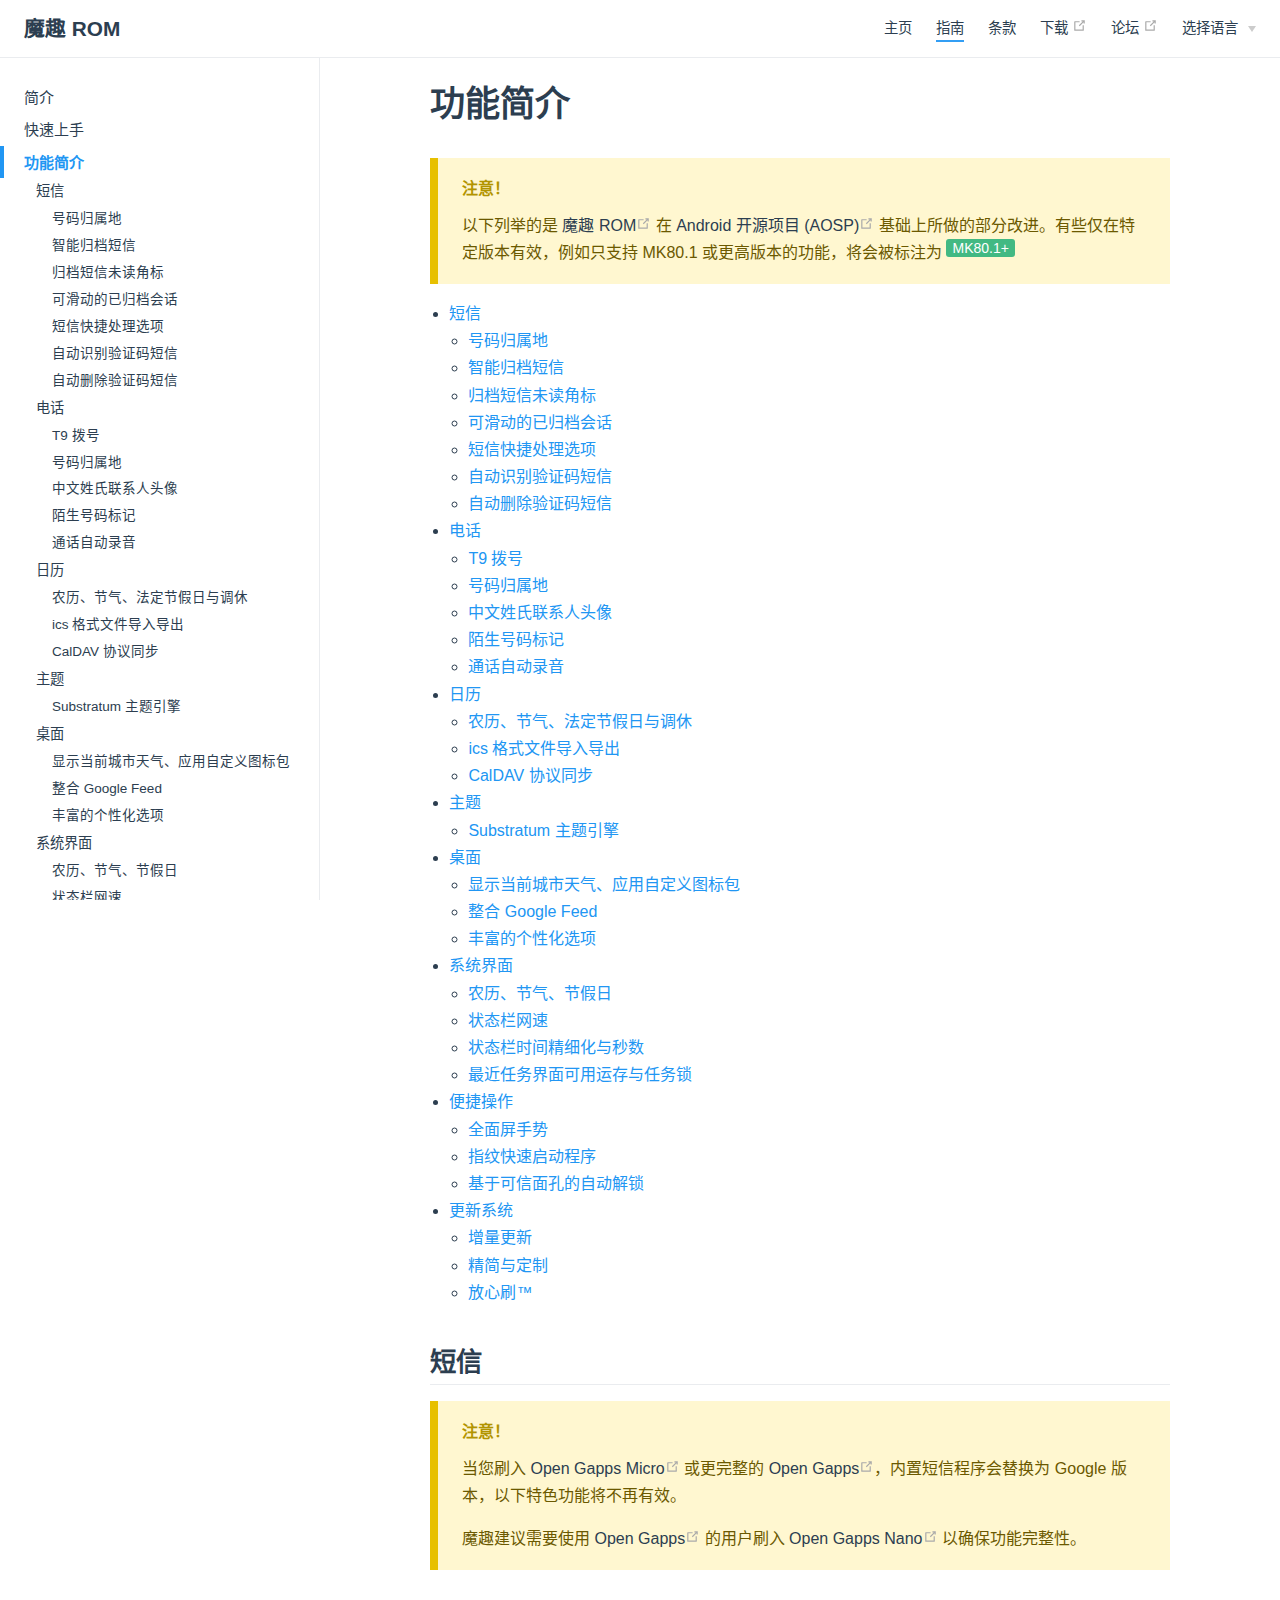
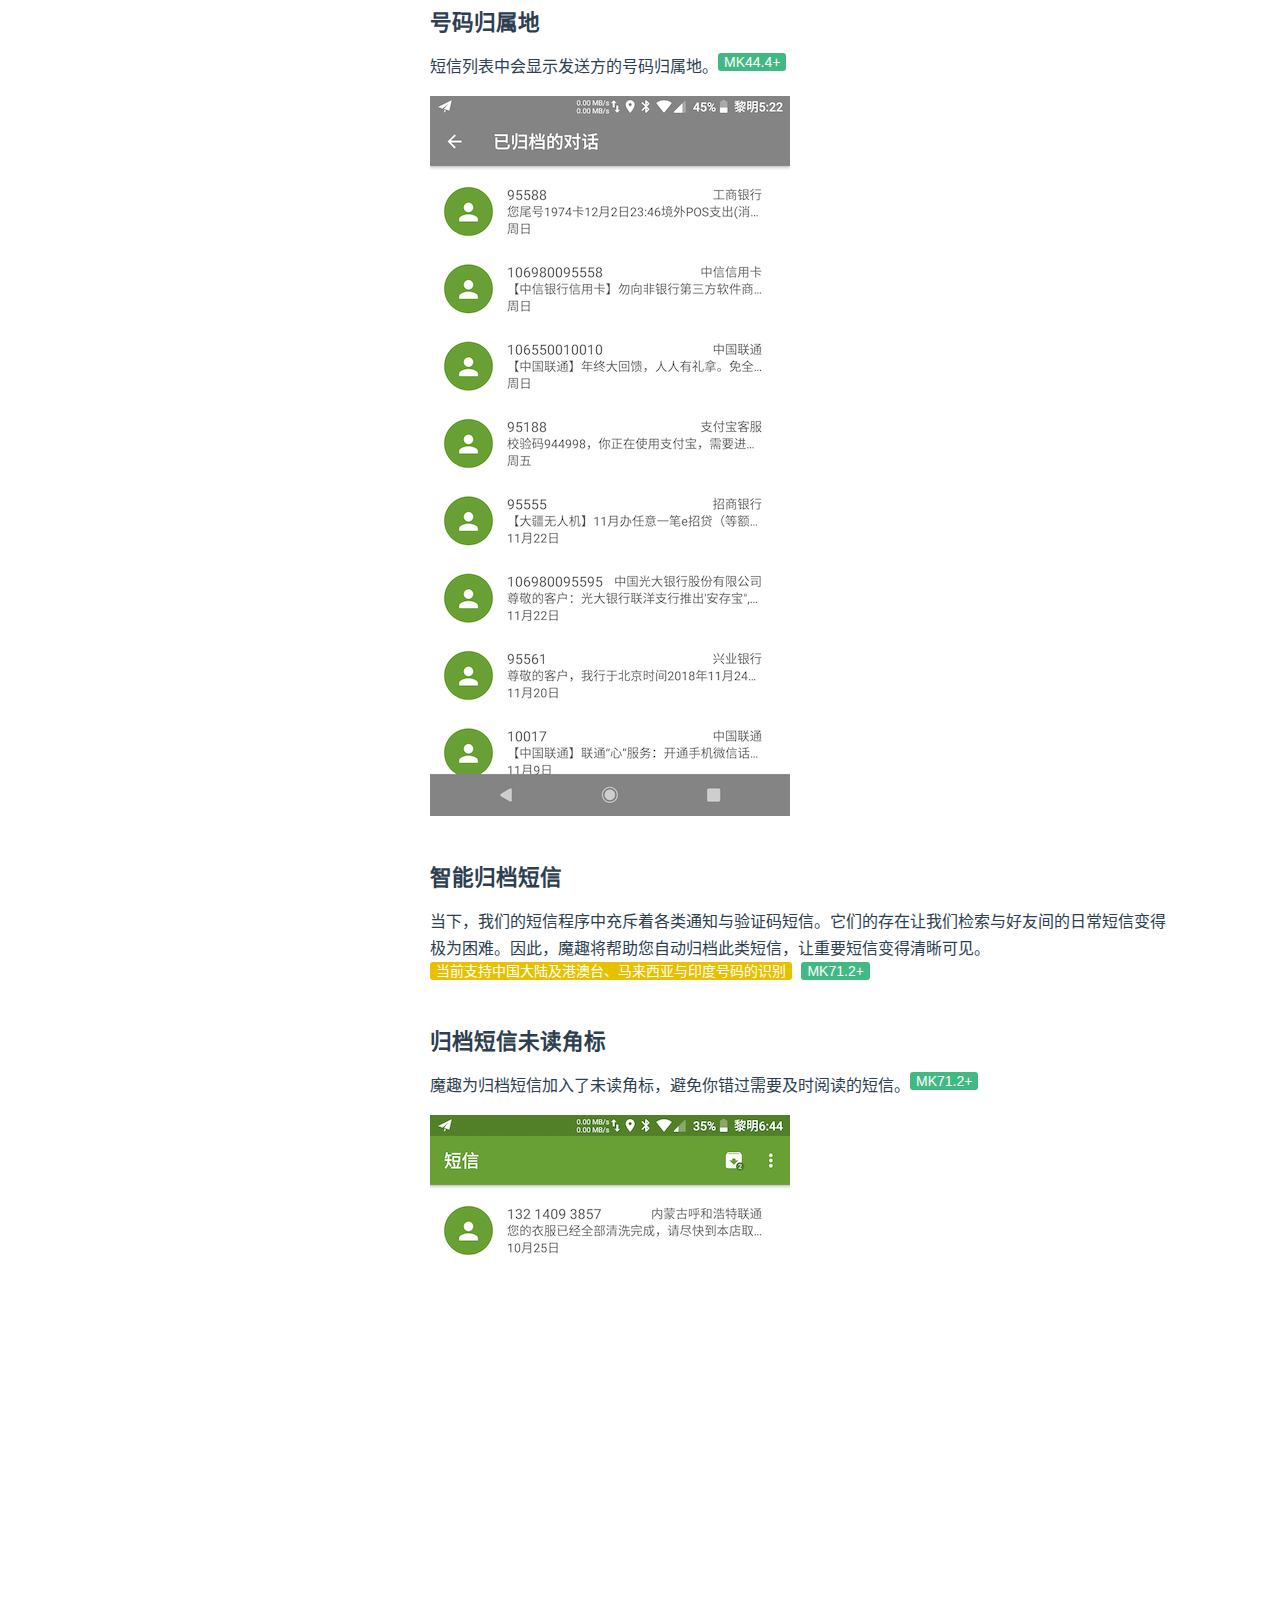
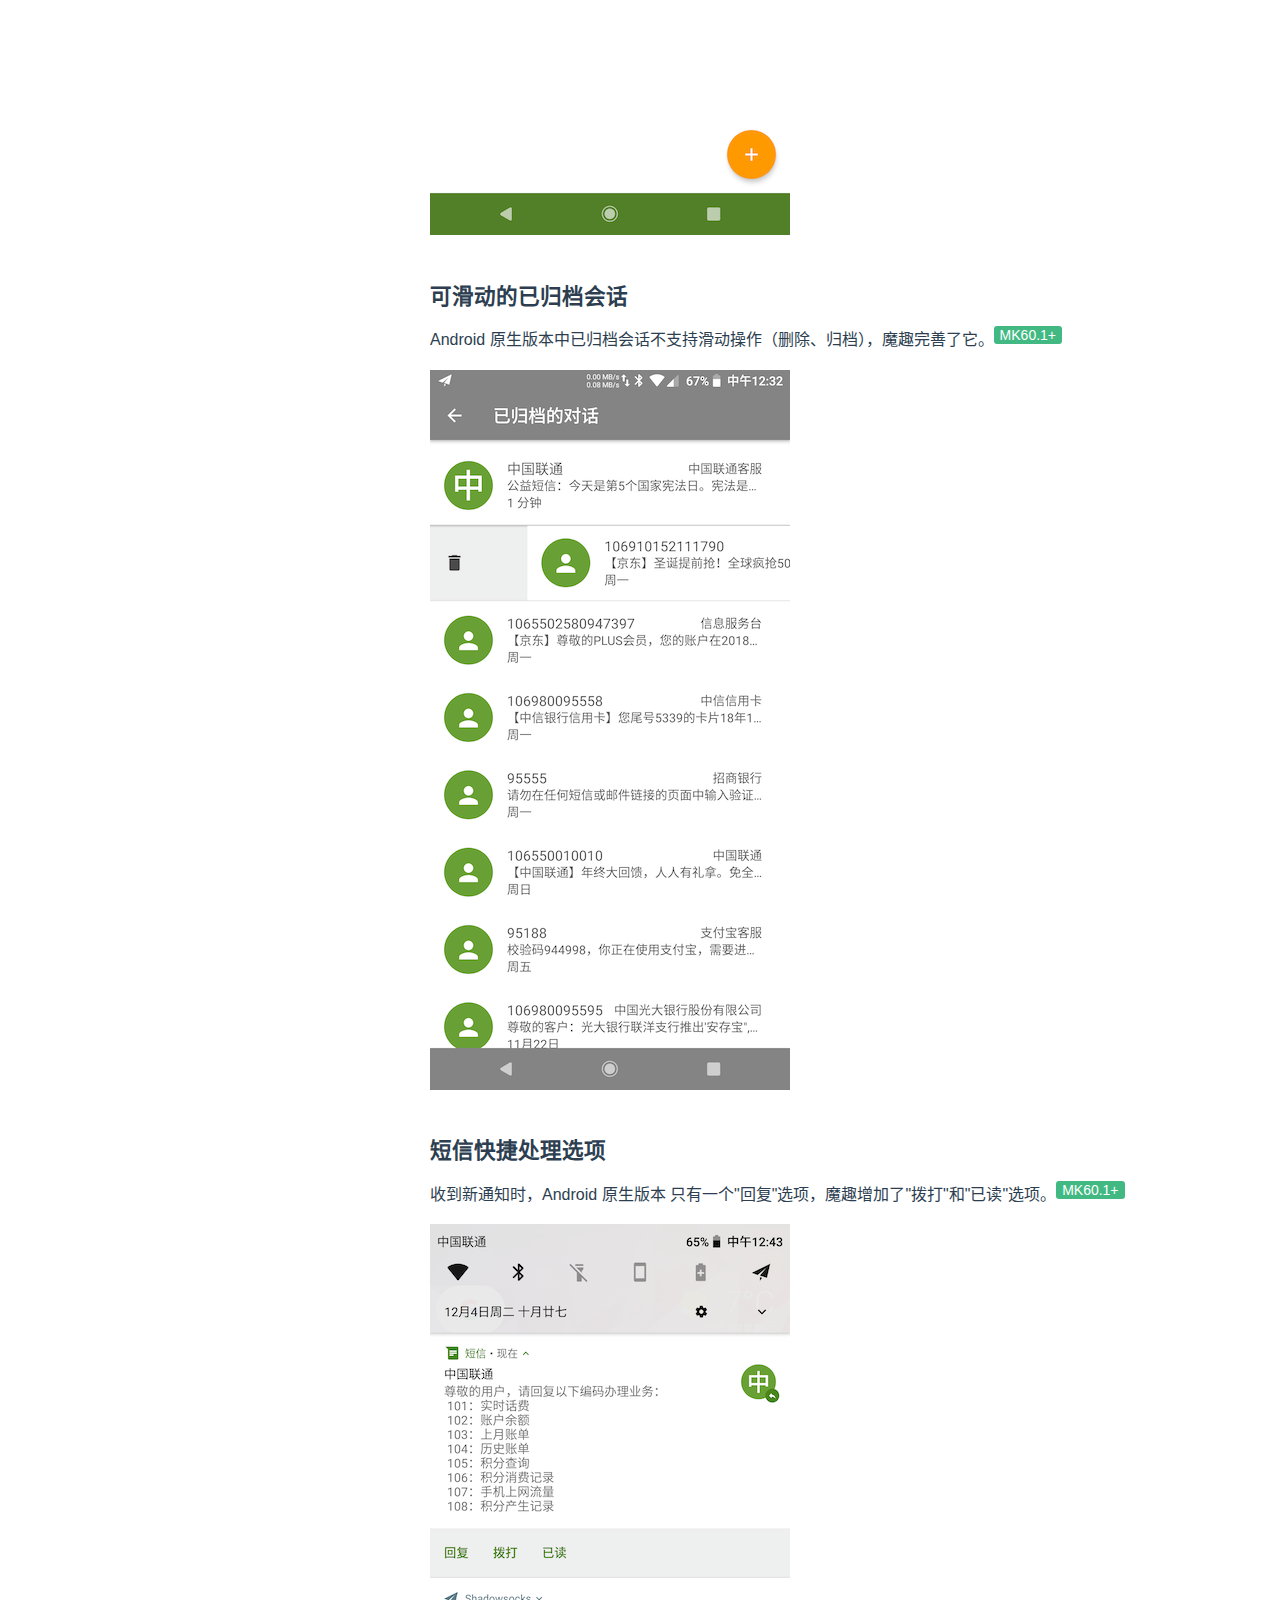
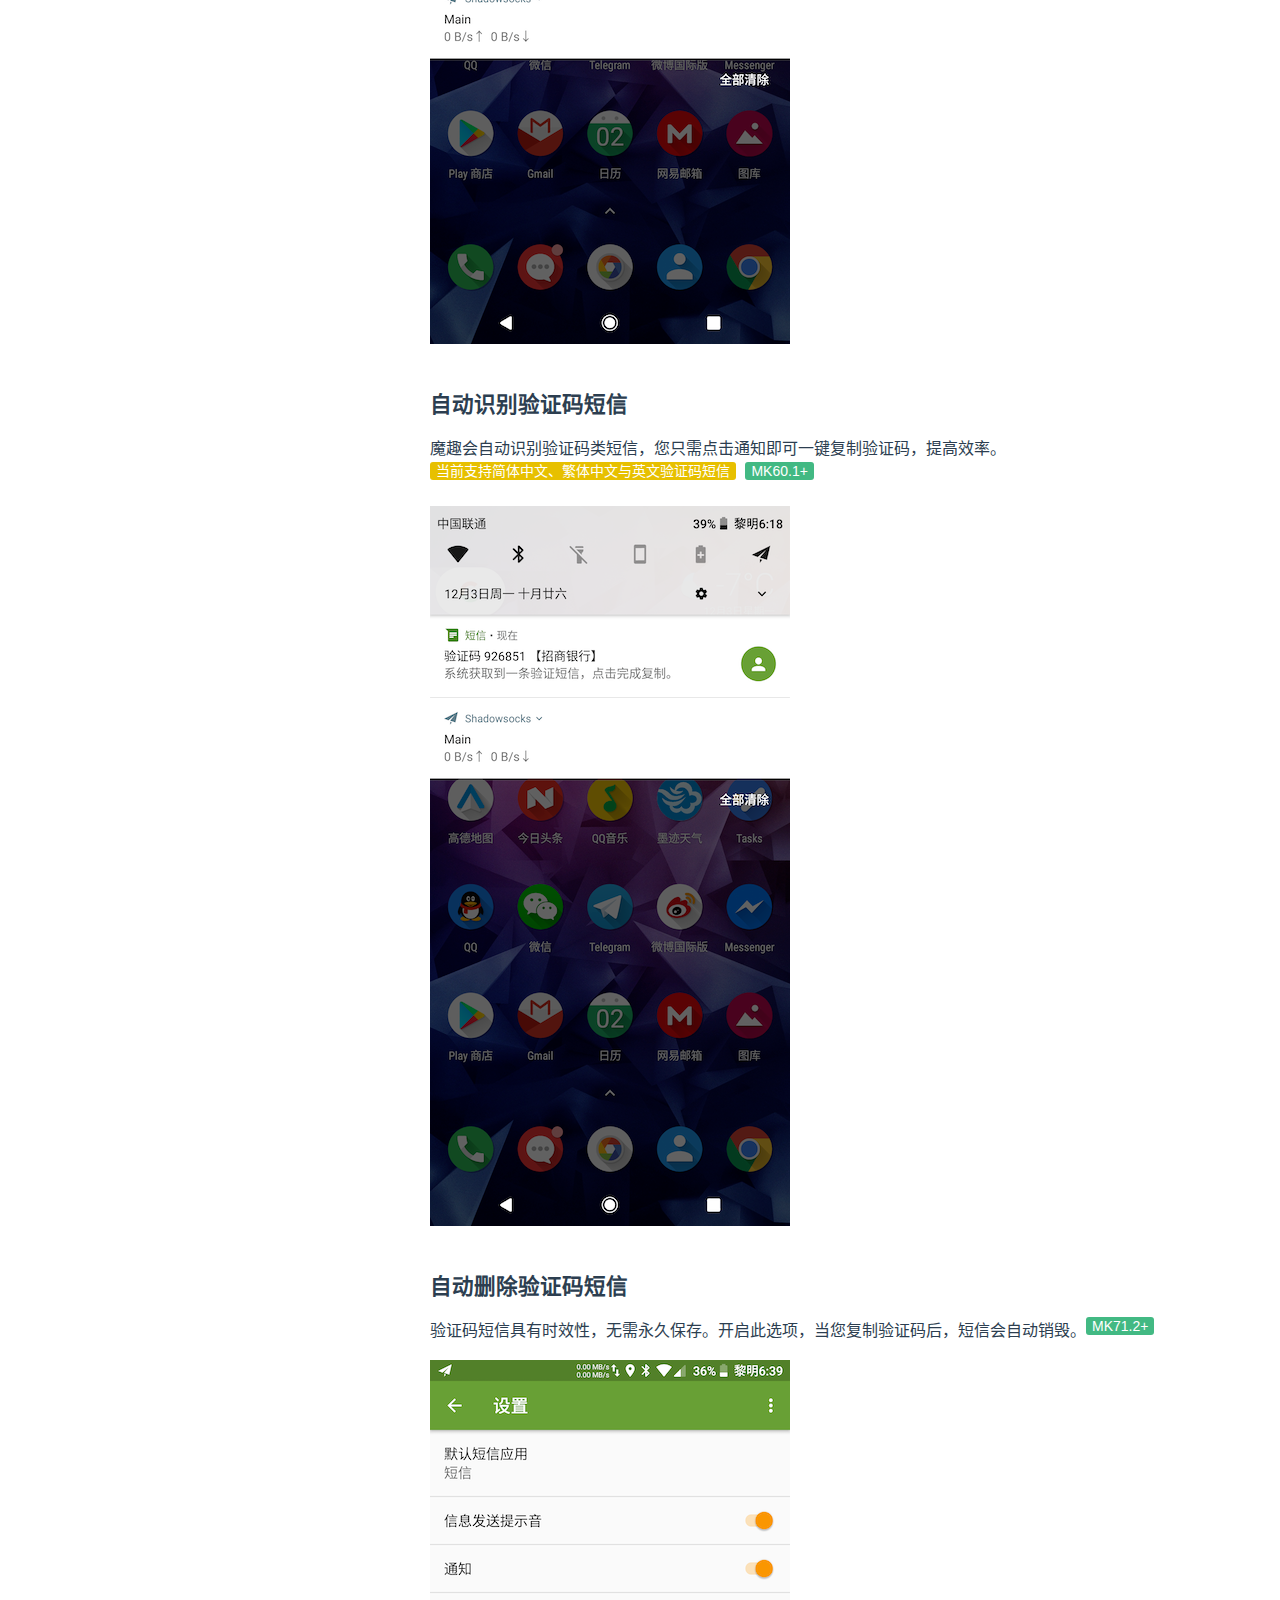
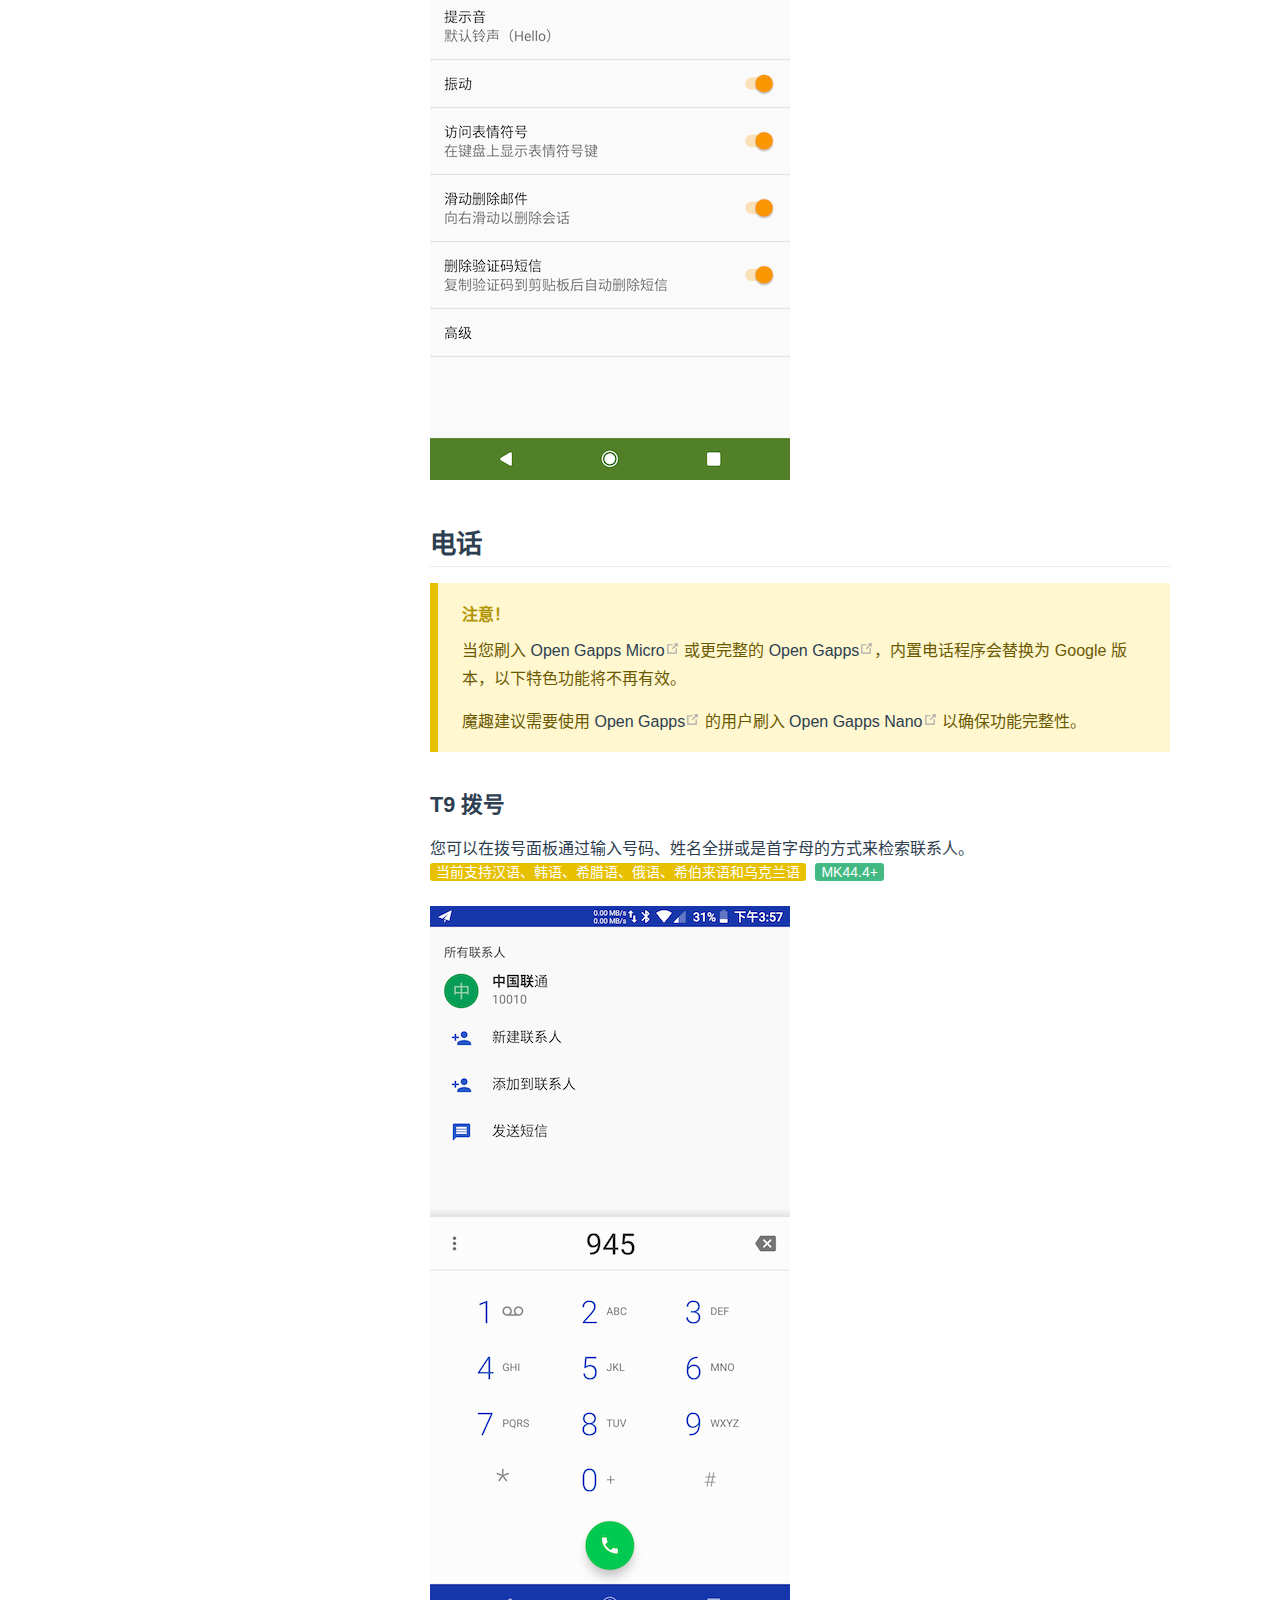
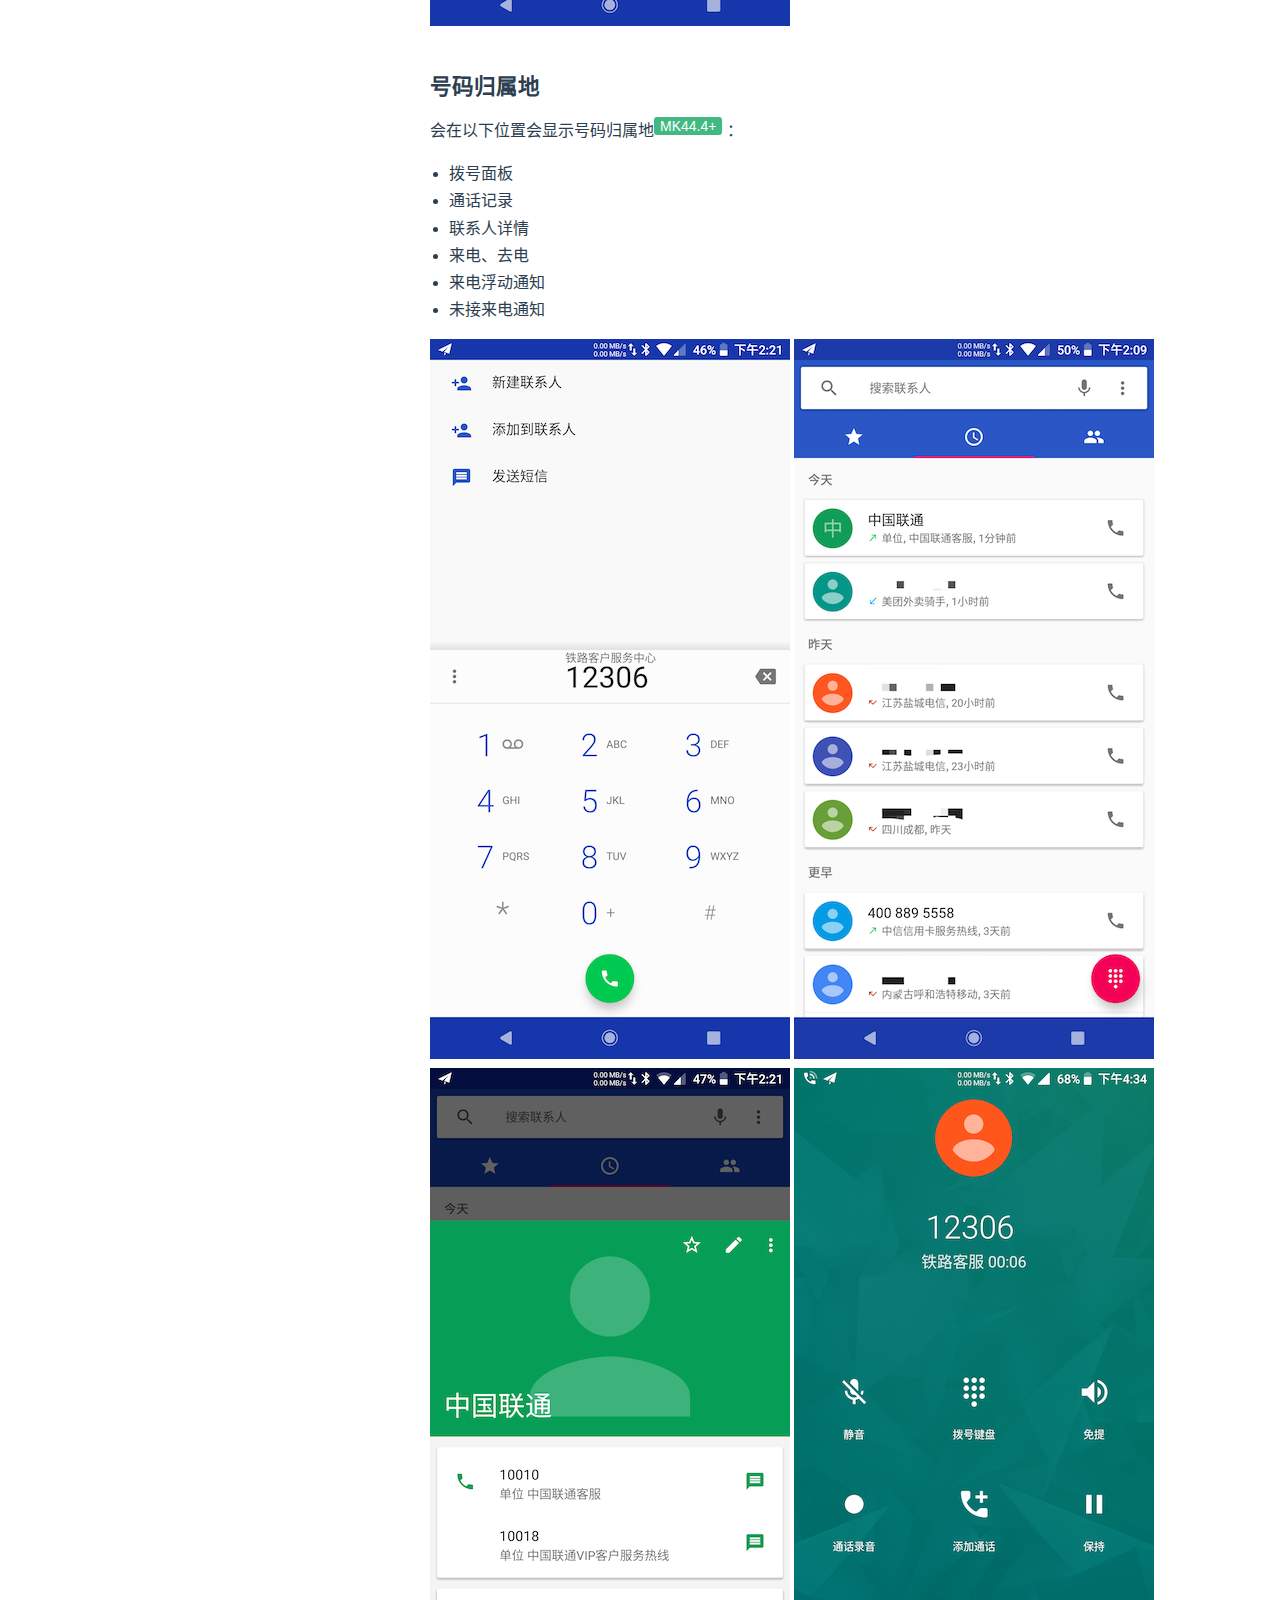
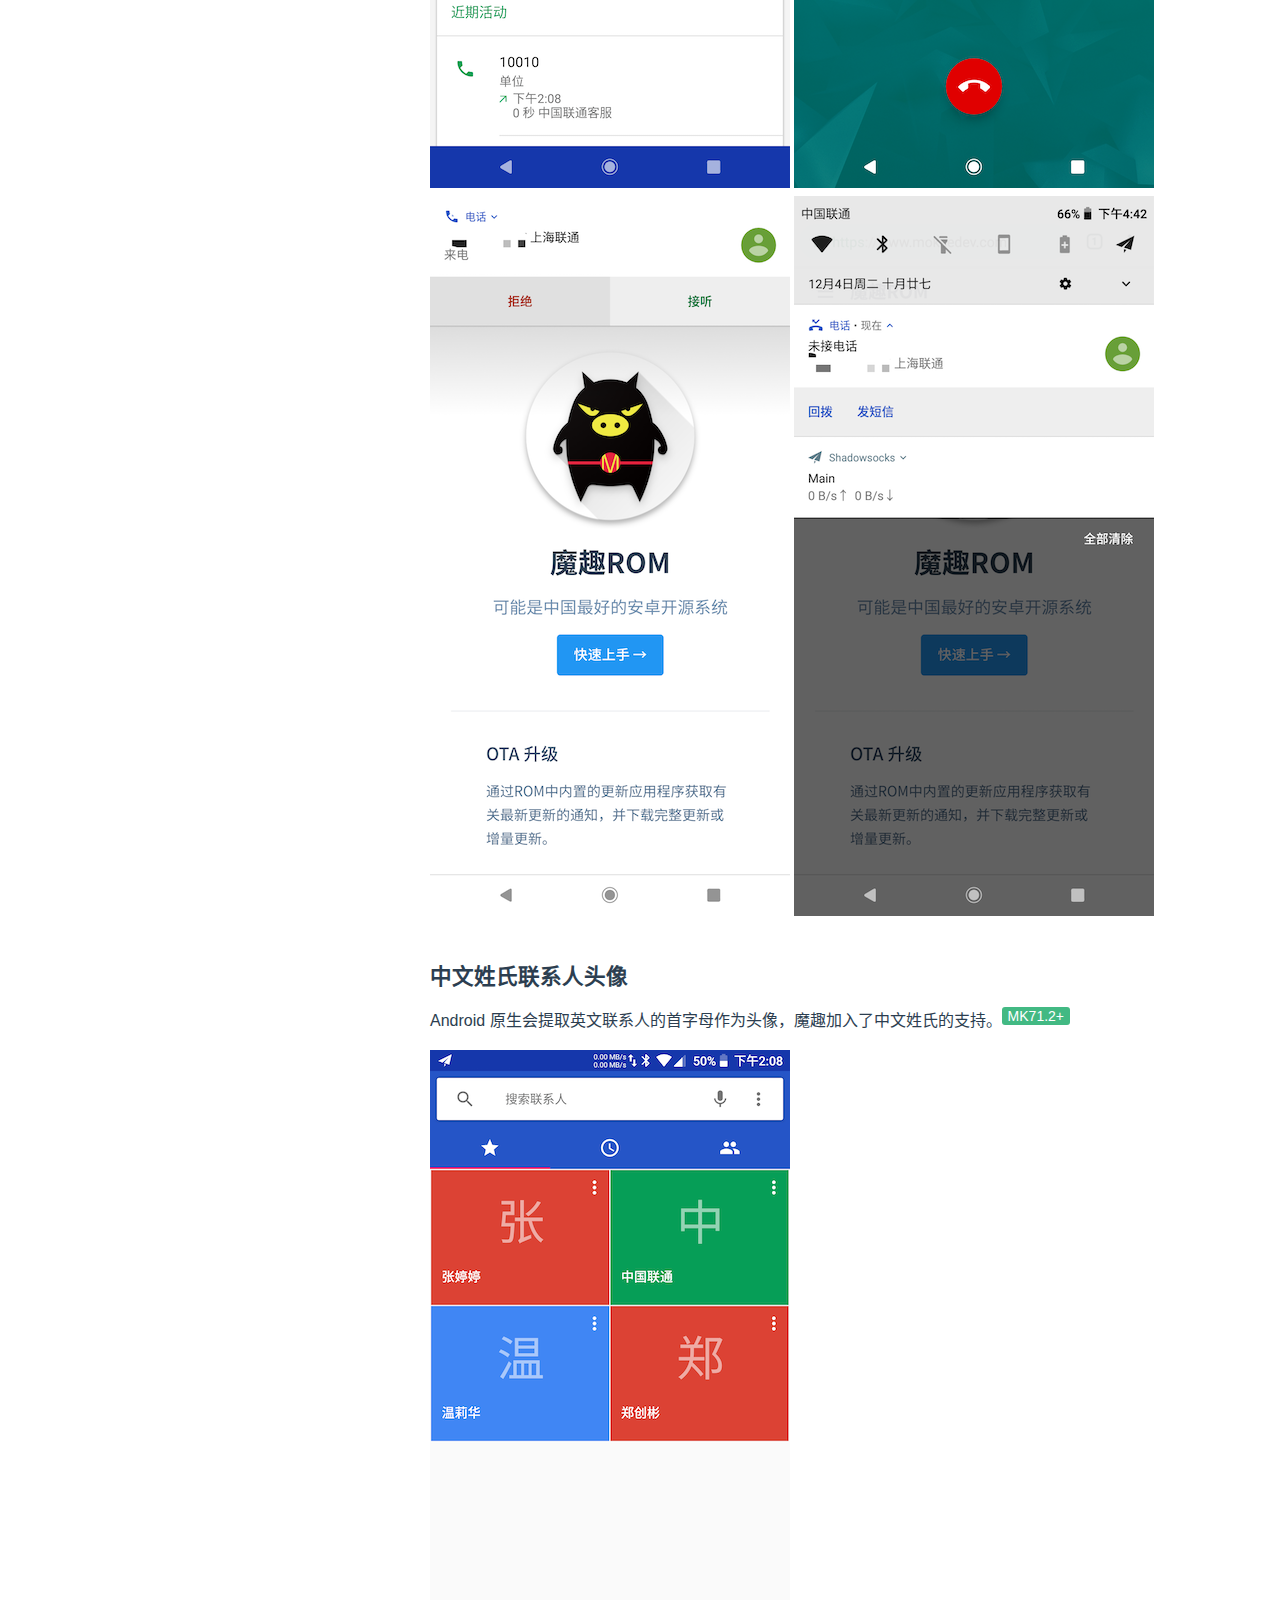
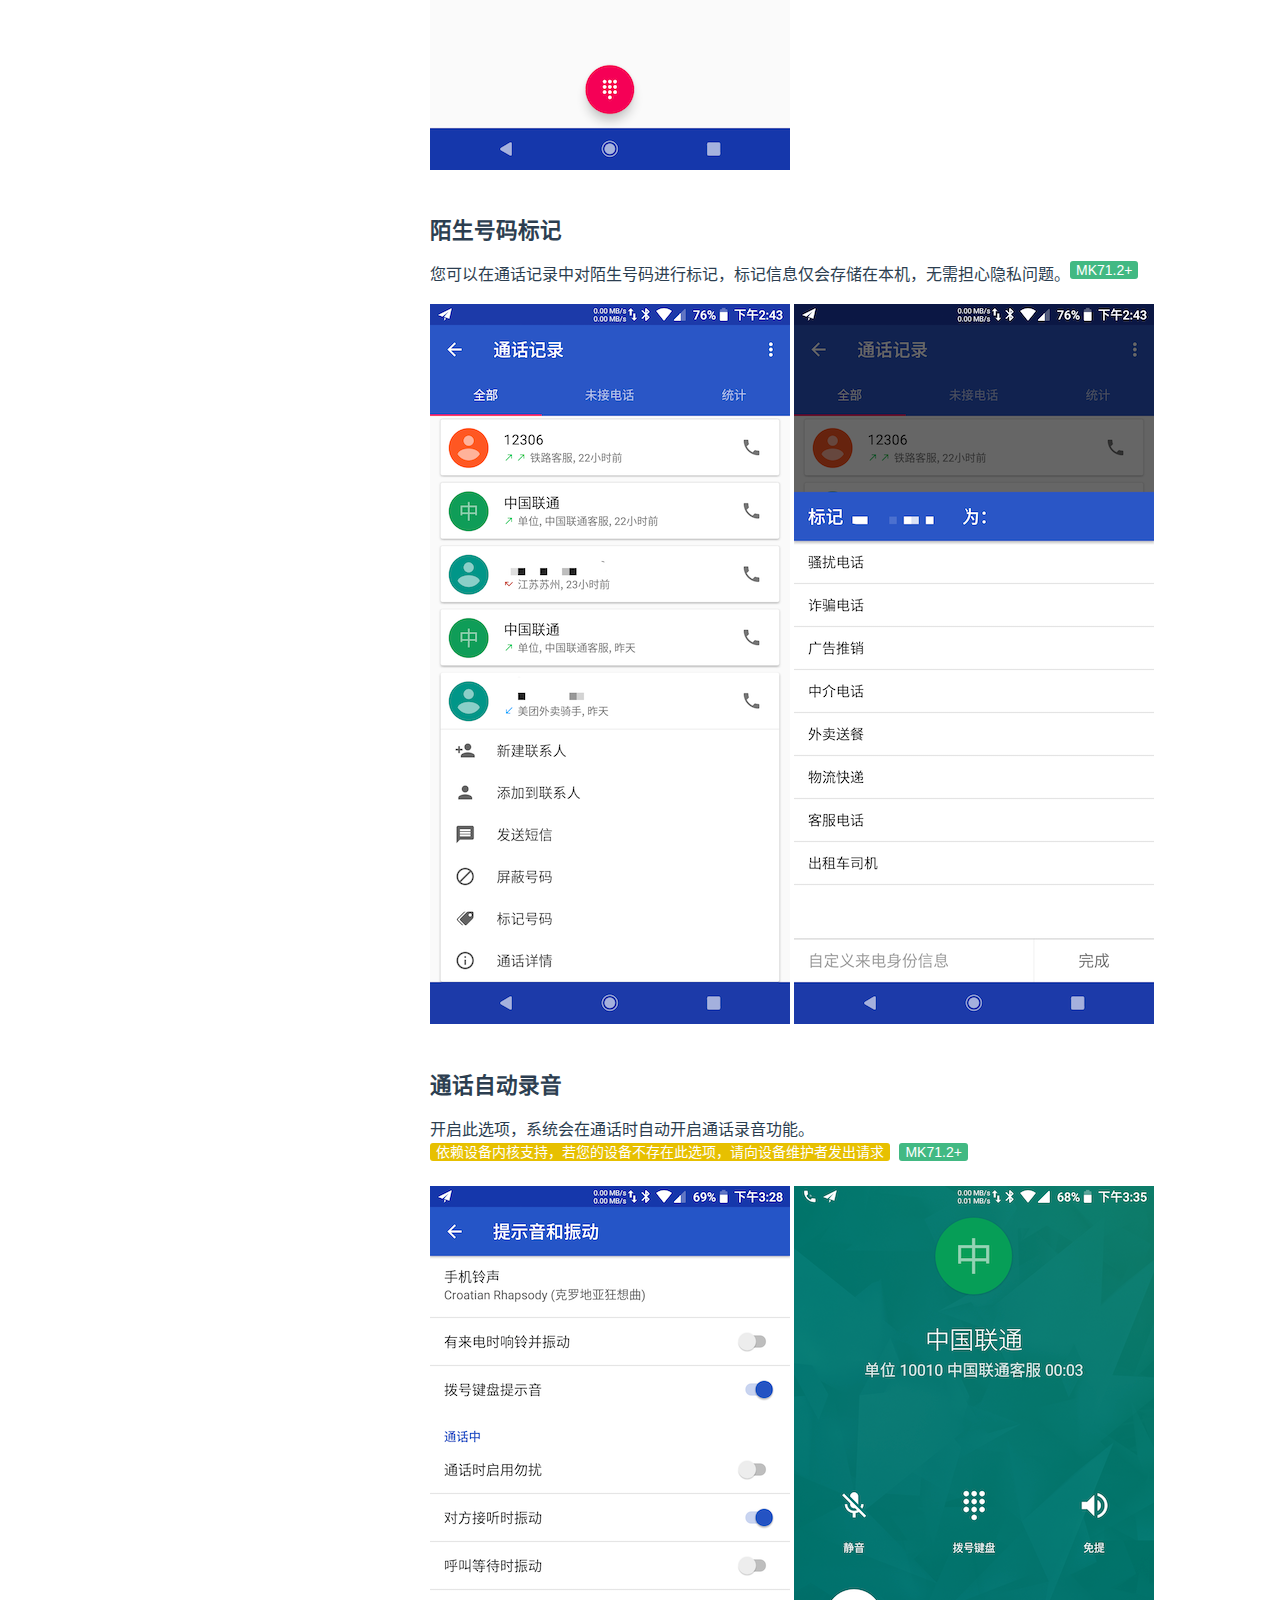
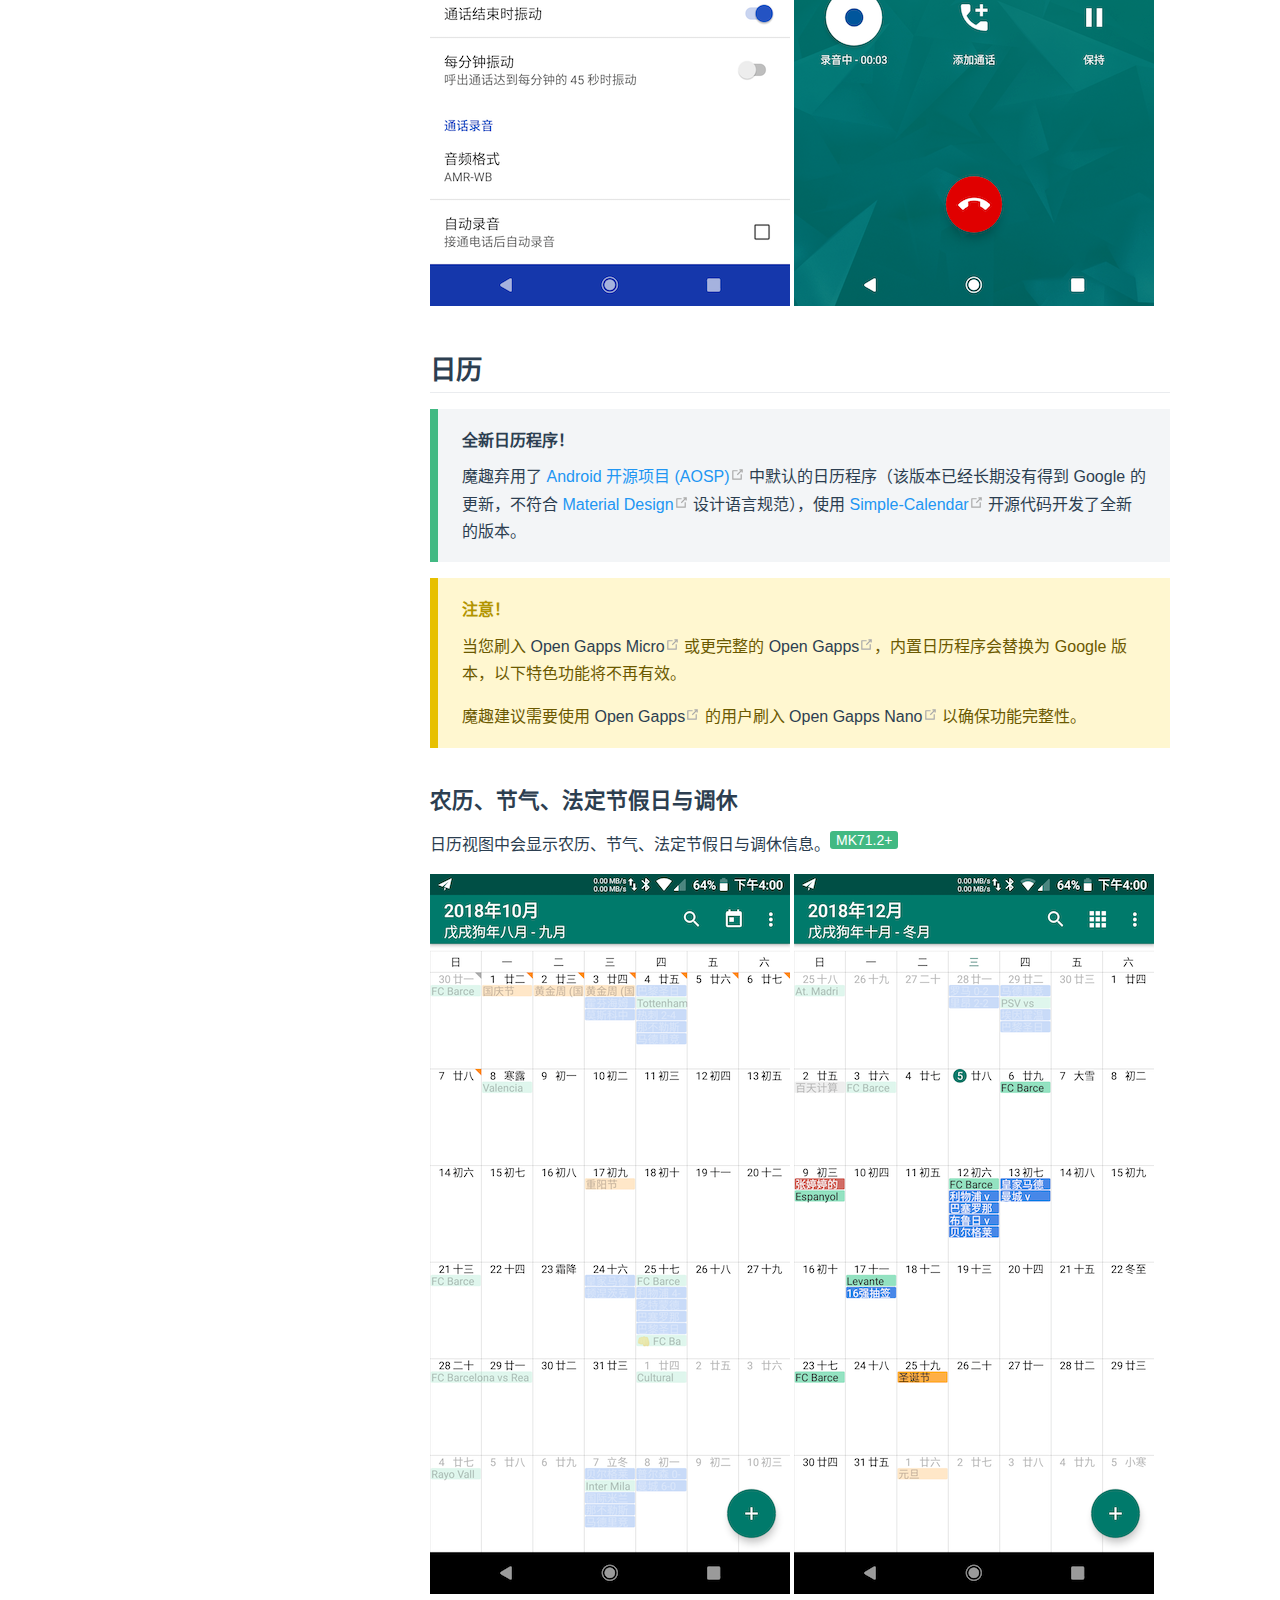
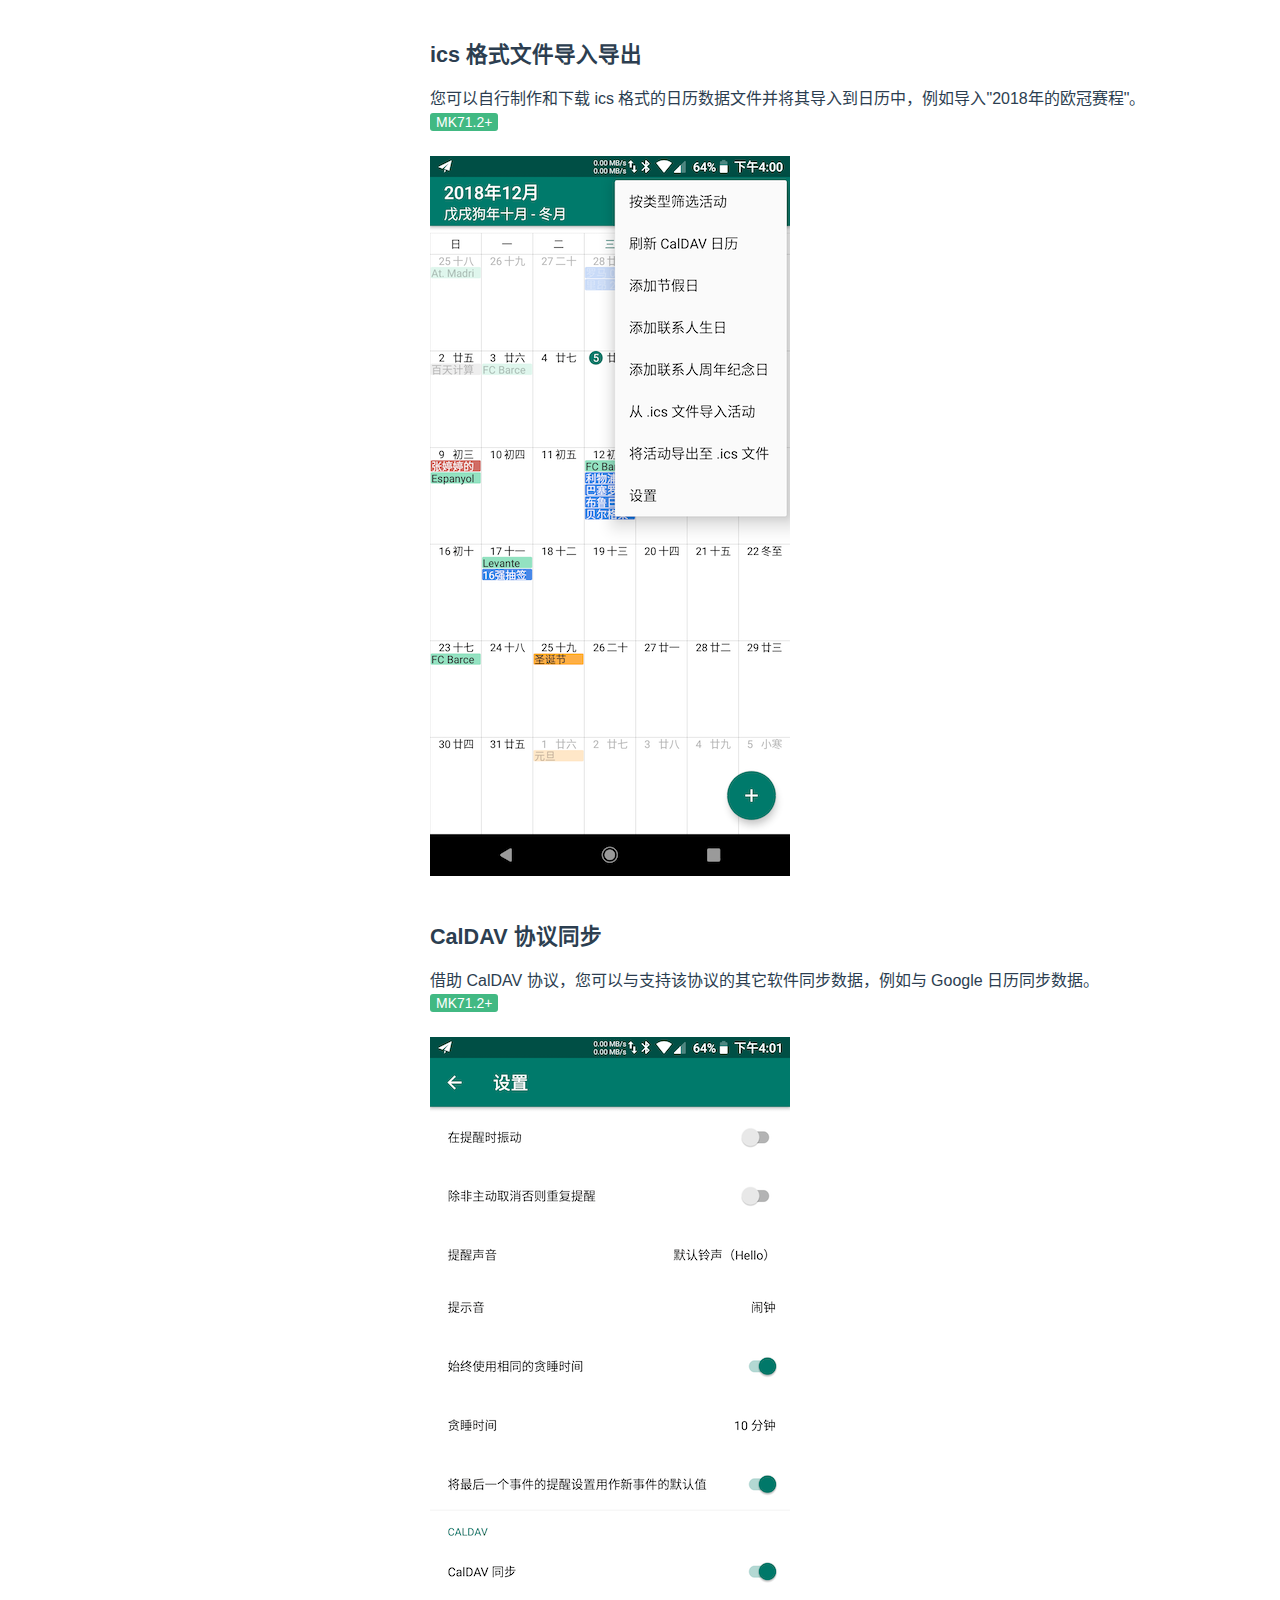
<file: guide/feature.html>
<!DOCTYPE html>
<html lang="zh-CN">
  <head>
    <meta charset="utf-8">
    <meta name="viewport" content="width=device-width,initial-scale=1">
    <title>功能简介 | 魔趣 ROM</title>
    <meta name="description" content="可能是中国最好的安卓开源系统">
    <link rel="icon" href="/images/logo.png">
    
    <link rel="preload" href="/assets/css/0.styles.97d99871.css" as="style"><link rel="preload" href="/assets/js/app.1b2d69ea.js" as="script"><link rel="preload" href="/assets/js/10.0a123d39.js" as="script"><link rel="preload" href="/assets/js/2.1a3627a8.js" as="script"><link rel="prefetch" href="/assets/js/11.13327368.js"><link rel="prefetch" href="/assets/js/12.4bd356d4.js"><link rel="prefetch" href="/assets/js/13.a0cf930a.js"><link rel="prefetch" href="/assets/js/3.772b750e.js"><link rel="prefetch" href="/assets/js/4.c924675e.js"><link rel="prefetch" href="/assets/js/5.54bb6604.js"><link rel="prefetch" href="/assets/js/6.87dce2af.js"><link rel="prefetch" href="/assets/js/7.4f730525.js"><link rel="prefetch" href="/assets/js/8.24526f4a.js"><link rel="prefetch" href="/assets/js/9.8594440b.js">
    <link rel="stylesheet" href="/assets/css/0.styles.97d99871.css">
  </head>
  <body>
    <div id="app" data-server-rendered="true"><div class="theme-container"><header class="navbar"><div class="sidebar-button"><svg xmlns="http://www.w3.org/2000/svg" aria-hidden="true" role="img" viewBox="0 0 448 512" class="icon"><path fill="currentColor" d="M436 124H12c-6.627 0-12-5.373-12-12V80c0-6.627 5.373-12 12-12h424c6.627 0 12 5.373 12 12v32c0 6.627-5.373 12-12 12zm0 160H12c-6.627 0-12-5.373-12-12v-32c0-6.627 5.373-12 12-12h424c6.627 0 12 5.373 12 12v32c0 6.627-5.373 12-12 12zm0 160H12c-6.627 0-12-5.373-12-12v-32c0-6.627 5.373-12 12-12h424c6.627 0 12 5.373 12 12v32c0 6.627-5.373 12-12 12z"></path></svg></div> <a href="/" class="home-link router-link-active"><!----> <span class="site-name">魔趣 ROM</span></a> <div class="links" style="max-width:nullpx;"><!----> <nav class="nav-links can-hide"><div class="nav-item"><a href="/" class="nav-link">主页</a></div><div class="nav-item"><a href="/guide/" class="nav-link router-link-active">指南</a></div><div class="nav-item"><a href="/legal/" class="nav-link">条款</a></div><div class="nav-item"><a href="https://download.mokeedev.com" target="_blank" rel="noopener noreferrer" class="nav-link external">
  下载
  <svg xmlns="http://www.w3.org/2000/svg" aria-hidden="true" x="0px" y="0px" viewBox="0 0 100 100" width="15" height="15" class="icon outbound"><path fill="currentColor" d="M18.8,85.1h56l0,0c2.2,0,4-1.8,4-4v-32h-8v28h-48v-48h28v-8h-32l0,0c-2.2,0-4,1.8-4,4v56C14.8,83.3,16.6,85.1,18.8,85.1z"></path> <polygon fill="currentColor" points="45.7,48.7 51.3,54.3 77.2,28.5 77.2,37.2 85.2,37.2 85.2,14.9 62.8,14.9 62.8,22.9 71.5,22.9"></polygon></svg></a></div><div class="nav-item"><a href="https://bbs.mokeedev.com" target="_blank" rel="noopener noreferrer" class="nav-link external">
  论坛
  <svg xmlns="http://www.w3.org/2000/svg" aria-hidden="true" x="0px" y="0px" viewBox="0 0 100 100" width="15" height="15" class="icon outbound"><path fill="currentColor" d="M18.8,85.1h56l0,0c2.2,0,4-1.8,4-4v-32h-8v28h-48v-48h28v-8h-32l0,0c-2.2,0-4,1.8-4,4v56C14.8,83.3,16.6,85.1,18.8,85.1z"></path> <polygon fill="currentColor" points="45.7,48.7 51.3,54.3 77.2,28.5 77.2,37.2 85.2,37.2 85.2,14.9 62.8,14.9 62.8,22.9 71.5,22.9"></polygon></svg></a></div><div class="nav-item"><div class="dropdown-wrapper"><a class="dropdown-title"><span class="title">选择语言</span> <span class="arrow right"></span></a> <ul class="nav-dropdown" style="display:none;"><li class="dropdown-item"><!----> <a href="/guide/feature.html" class="nav-link router-link-exact-active router-link-active">简体中文</a></li><li class="dropdown-item"><!----> <a href="/en/guide/feature.html" class="nav-link">English</a></li></ul></div></div> <!----></nav></div></header> <div class="sidebar-mask"></div> <div class="sidebar"><nav class="nav-links"><div class="nav-item"><a href="/" class="nav-link">主页</a></div><div class="nav-item"><a href="/guide/" class="nav-link router-link-active">指南</a></div><div class="nav-item"><a href="/legal/" class="nav-link">条款</a></div><div class="nav-item"><a href="https://download.mokeedev.com" target="_blank" rel="noopener noreferrer" class="nav-link external">
  下载
  <svg xmlns="http://www.w3.org/2000/svg" aria-hidden="true" x="0px" y="0px" viewBox="0 0 100 100" width="15" height="15" class="icon outbound"><path fill="currentColor" d="M18.8,85.1h56l0,0c2.2,0,4-1.8,4-4v-32h-8v28h-48v-48h28v-8h-32l0,0c-2.2,0-4,1.8-4,4v56C14.8,83.3,16.6,85.1,18.8,85.1z"></path> <polygon fill="currentColor" points="45.7,48.7 51.3,54.3 77.2,28.5 77.2,37.2 85.2,37.2 85.2,14.9 62.8,14.9 62.8,22.9 71.5,22.9"></polygon></svg></a></div><div class="nav-item"><a href="https://bbs.mokeedev.com" target="_blank" rel="noopener noreferrer" class="nav-link external">
  论坛
  <svg xmlns="http://www.w3.org/2000/svg" aria-hidden="true" x="0px" y="0px" viewBox="0 0 100 100" width="15" height="15" class="icon outbound"><path fill="currentColor" d="M18.8,85.1h56l0,0c2.2,0,4-1.8,4-4v-32h-8v28h-48v-48h28v-8h-32l0,0c-2.2,0-4,1.8-4,4v56C14.8,83.3,16.6,85.1,18.8,85.1z"></path> <polygon fill="currentColor" points="45.7,48.7 51.3,54.3 77.2,28.5 77.2,37.2 85.2,37.2 85.2,14.9 62.8,14.9 62.8,22.9 71.5,22.9"></polygon></svg></a></div><div class="nav-item"><div class="dropdown-wrapper"><a class="dropdown-title"><span class="title">选择语言</span> <span class="arrow right"></span></a> <ul class="nav-dropdown" style="display:none;"><li class="dropdown-item"><!----> <a href="/guide/feature.html" class="nav-link router-link-exact-active router-link-active">简体中文</a></li><li class="dropdown-item"><!----> <a href="/en/guide/feature.html" class="nav-link">English</a></li></ul></div></div> <!----></nav>  <ul class="sidebar-links"><li><a href="/guide/" class="sidebar-link">简介</a></li><li><a href="/guide/getting_started.html" class="sidebar-link">快速上手</a></li><li><a href="/guide/feature.html" class="active sidebar-link">功能简介</a><ul class="sidebar-sub-headers"><li class="sidebar-sub-header"><a href="/guide/feature.html#短信" class="sidebar-link">短信</a><ul class="sidebar-sub-headers"><li class="sidebar-sub-header"><a href="/guide/feature.html#号码归属地" class="sidebar-link">号码归属地</a></li><li class="sidebar-sub-header"><a href="/guide/feature.html#智能归档短信" class="sidebar-link">智能归档短信</a></li><li class="sidebar-sub-header"><a href="/guide/feature.html#归档短信未读角标" class="sidebar-link">归档短信未读角标</a></li><li class="sidebar-sub-header"><a href="/guide/feature.html#可滑动的已归档会话" class="sidebar-link">可滑动的已归档会话</a></li><li class="sidebar-sub-header"><a href="/guide/feature.html#短信快捷处理选项" class="sidebar-link">短信快捷处理选项</a></li><li class="sidebar-sub-header"><a href="/guide/feature.html#自动识别验证码短信" class="sidebar-link">自动识别验证码短信</a></li><li class="sidebar-sub-header"><a href="/guide/feature.html#自动删除验证码短信" class="sidebar-link">自动删除验证码短信</a></li></ul></li><li class="sidebar-sub-header"><a href="/guide/feature.html#电话" class="sidebar-link">电话</a><ul class="sidebar-sub-headers"><li class="sidebar-sub-header"><a href="/guide/feature.html#t9-拨号" class="sidebar-link">T9 拨号</a></li><li class="sidebar-sub-header"><a href="/guide/feature.html#号码归属地-2" class="sidebar-link">号码归属地</a></li><li class="sidebar-sub-header"><a href="/guide/feature.html#中文姓氏联系人头像" class="sidebar-link">中文姓氏联系人头像</a></li><li class="sidebar-sub-header"><a href="/guide/feature.html#陌生号码标记" class="sidebar-link">陌生号码标记</a></li><li class="sidebar-sub-header"><a href="/guide/feature.html#通话自动录音" class="sidebar-link">通话自动录音</a></li></ul></li><li class="sidebar-sub-header"><a href="/guide/feature.html#日历" class="sidebar-link">日历</a><ul class="sidebar-sub-headers"><li class="sidebar-sub-header"><a href="/guide/feature.html#农历、节气、法定节假日与调休" class="sidebar-link">农历、节气、法定节假日与调休</a></li><li class="sidebar-sub-header"><a href="/guide/feature.html#ics-格式文件导入导出" class="sidebar-link">ics 格式文件导入导出</a></li><li class="sidebar-sub-header"><a href="/guide/feature.html#caldav-协议同步" class="sidebar-link">CalDAV 协议同步</a></li></ul></li><li class="sidebar-sub-header"><a href="/guide/feature.html#主题" class="sidebar-link">主题</a><ul class="sidebar-sub-headers"><li class="sidebar-sub-header"><a href="/guide/feature.html#substratum-主题引擎" class="sidebar-link">Substratum 主题引擎</a></li></ul></li><li class="sidebar-sub-header"><a href="/guide/feature.html#桌面" class="sidebar-link">桌面</a><ul class="sidebar-sub-headers"><li class="sidebar-sub-header"><a href="/guide/feature.html#显示当前城市天气、应用自定义图标包" class="sidebar-link">显示当前城市天气、应用自定义图标包</a></li><li class="sidebar-sub-header"><a href="/guide/feature.html#整合-google-feed" class="sidebar-link">整合 Google Feed</a></li><li class="sidebar-sub-header"><a href="/guide/feature.html#丰富的个性化选项" class="sidebar-link">丰富的个性化选项</a></li></ul></li><li class="sidebar-sub-header"><a href="/guide/feature.html#系统界面" class="sidebar-link">系统界面</a><ul class="sidebar-sub-headers"><li class="sidebar-sub-header"><a href="/guide/feature.html#农历、节气、节假日" class="sidebar-link">农历、节气、节假日</a></li><li class="sidebar-sub-header"><a href="/guide/feature.html#状态栏网速" class="sidebar-link">状态栏网速</a></li><li class="sidebar-sub-header"><a href="/guide/feature.html#状态栏时间精细化与秒数" class="sidebar-link">状态栏时间精细化与秒数</a></li><li class="sidebar-sub-header"><a href="/guide/feature.html#最近任务界面可用运存与任务锁" class="sidebar-link">最近任务界面可用运存与任务锁</a></li></ul></li><li class="sidebar-sub-header"><a href="/guide/feature.html#便捷操作" class="sidebar-link">便捷操作</a><ul class="sidebar-sub-headers"><li class="sidebar-sub-header"><a href="/guide/feature.html#全面屏手势" class="sidebar-link">全面屏手势</a></li><li class="sidebar-sub-header"><a href="/guide/feature.html#指纹快速启动程序" class="sidebar-link">指纹快速启动程序</a></li><li class="sidebar-sub-header"><a href="/guide/feature.html#基于可信面孔的自动解锁" class="sidebar-link">基于可信面孔的自动解锁</a></li></ul></li><li class="sidebar-sub-header"><a href="/guide/feature.html#更新系统" class="sidebar-link">更新系统</a><ul class="sidebar-sub-headers"><li class="sidebar-sub-header"><a href="/guide/feature.html#增量更新" class="sidebar-link">增量更新</a></li><li class="sidebar-sub-header"><a href="/guide/feature.html#精简与定制" class="sidebar-link">精简与定制</a></li><li class="sidebar-sub-header"><a href="/guide/feature.html#放心刷™" class="sidebar-link">放心刷™</a></li></ul></li></ul></li></ul> </div> <div class="page"> <div class="content"><h1 id="功能简介"><a href="#功能简介" aria-hidden="true" class="header-anchor">#</a> 功能简介</h1> <div class="warning custom-block"><p class="custom-block-title">注意！</p> <p>以下列举的是 <a href="https://download.mokeedev.com/" target="_blank" rel="noopener noreferrer">魔趣 ROM<svg xmlns="http://www.w3.org/2000/svg" aria-hidden="true" x="0px" y="0px" viewBox="0 0 100 100" width="15" height="15" class="icon outbound"><path fill="currentColor" d="M18.8,85.1h56l0,0c2.2,0,4-1.8,4-4v-32h-8v28h-48v-48h28v-8h-32l0,0c-2.2,0-4,1.8-4,4v56C14.8,83.3,16.6,85.1,18.8,85.1z"></path> <polygon fill="currentColor" points="45.7,48.7 51.3,54.3 77.2,28.5 77.2,37.2 85.2,37.2 85.2,14.9 62.8,14.9 62.8,22.9 71.5,22.9"></polygon></svg></a> 在 <a href="https://source.android.com/" target="_blank" rel="noopener noreferrer">Android 开源项目 (AOSP)<svg xmlns="http://www.w3.org/2000/svg" aria-hidden="true" x="0px" y="0px" viewBox="0 0 100 100" width="15" height="15" class="icon outbound"><path fill="currentColor" d="M18.8,85.1h56l0,0c2.2,0,4-1.8,4-4v-32h-8v28h-48v-48h28v-8h-32l0,0c-2.2,0-4,1.8-4,4v56C14.8,83.3,16.6,85.1,18.8,85.1z"></path> <polygon fill="currentColor" points="45.7,48.7 51.3,54.3 77.2,28.5 77.2,37.2 85.2,37.2 85.2,14.9 62.8,14.9 62.8,22.9 71.5,22.9"></polygon></svg></a> 基础上所做的部分改进。有些仅在特定版本有效，例如只支持 MK80.1 或更高版本的功能，将会被标注为 <span class="badge tip top" data-v-099ab69c>MK80.1+</span></p></div> <p></p><div class="table-of-contents"><ul><li><a href="#短信">短信</a><ul><li><a href="#号码归属地">号码归属地</a></li><li><a href="#智能归档短信">智能归档短信</a></li><li><a href="#归档短信未读角标">归档短信未读角标</a></li><li><a href="#可滑动的已归档会话">可滑动的已归档会话</a></li><li><a href="#短信快捷处理选项">短信快捷处理选项</a></li><li><a href="#自动识别验证码短信">自动识别验证码短信</a></li><li><a href="#自动删除验证码短信">自动删除验证码短信</a></li></ul></li><li><a href="#电话">电话</a><ul><li><a href="#t9-拨号">T9 拨号</a></li><li><a href="#号码归属地">号码归属地</a></li><li><a href="#中文姓氏联系人头像">中文姓氏联系人头像</a></li><li><a href="#陌生号码标记">陌生号码标记</a></li><li><a href="#通话自动录音">通话自动录音</a></li></ul></li><li><a href="#日历">日历</a><ul><li><a href="#农历、节气、法定节假日与调休">农历、节气、法定节假日与调休</a></li><li><a href="#ics-格式文件导入导出">ics 格式文件导入导出</a></li><li><a href="#caldav-协议同步">CalDAV 协议同步</a></li></ul></li><li><a href="#主题">主题</a><ul><li><a href="#substratum-主题引擎">Substratum 主题引擎</a></li></ul></li><li><a href="#桌面">桌面</a><ul><li><a href="#显示当前城市天气、应用自定义图标包">显示当前城市天气、应用自定义图标包</a></li><li><a href="#整合-google-feed">整合 Google Feed</a></li><li><a href="#丰富的个性化选项">丰富的个性化选项</a></li></ul></li><li><a href="#系统界面">系统界面</a><ul><li><a href="#农历、节气、节假日">农历、节气、节假日</a></li><li><a href="#状态栏网速">状态栏网速</a></li><li><a href="#状态栏时间精细化与秒数">状态栏时间精细化与秒数</a></li><li><a href="#最近任务界面可用运存与任务锁">最近任务界面可用运存与任务锁</a></li></ul></li><li><a href="#便捷操作">便捷操作</a><ul><li><a href="#全面屏手势">全面屏手势</a></li><li><a href="#指纹快速启动程序">指纹快速启动程序</a></li><li><a href="#基于可信面孔的自动解锁">基于可信面孔的自动解锁</a></li></ul></li><li><a href="#更新系统">更新系统</a><ul><li><a href="#增量更新">增量更新</a></li><li><a href="#精简与定制">精简与定制</a></li><li><a href="#放心刷™">放心刷™</a></li></ul></li></ul></div><p></p> <h2 id="短信"><a href="#短信" aria-hidden="true" class="header-anchor">#</a> 短信</h2> <div class="warning custom-block"><p class="custom-block-title">注意！</p> <p>当您刷入 <a href="https://github.com/opengapps/opengapps/wiki/Micro-Package" target="_blank" rel="noopener noreferrer">Open Gapps Micro<svg xmlns="http://www.w3.org/2000/svg" aria-hidden="true" x="0px" y="0px" viewBox="0 0 100 100" width="15" height="15" class="icon outbound"><path fill="currentColor" d="M18.8,85.1h56l0,0c2.2,0,4-1.8,4-4v-32h-8v28h-48v-48h28v-8h-32l0,0c-2.2,0-4,1.8-4,4v56C14.8,83.3,16.6,85.1,18.8,85.1z"></path> <polygon fill="currentColor" points="45.7,48.7 51.3,54.3 77.2,28.5 77.2,37.2 85.2,37.2 85.2,14.9 62.8,14.9 62.8,22.9 71.5,22.9"></polygon></svg></a> 或更完整的 <a href="https://opengapps.org/" target="_blank" rel="noopener noreferrer">Open Gapps<svg xmlns="http://www.w3.org/2000/svg" aria-hidden="true" x="0px" y="0px" viewBox="0 0 100 100" width="15" height="15" class="icon outbound"><path fill="currentColor" d="M18.8,85.1h56l0,0c2.2,0,4-1.8,4-4v-32h-8v28h-48v-48h28v-8h-32l0,0c-2.2,0-4,1.8-4,4v56C14.8,83.3,16.6,85.1,18.8,85.1z"></path> <polygon fill="currentColor" points="45.7,48.7 51.3,54.3 77.2,28.5 77.2,37.2 85.2,37.2 85.2,14.9 62.8,14.9 62.8,22.9 71.5,22.9"></polygon></svg></a>，内置短信程序会替换为 Google 版本，以下特色功能将不再有效。</p> <p>魔趣建议需要使用 <a href="https://opengapps.org/" target="_blank" rel="noopener noreferrer">Open Gapps<svg xmlns="http://www.w3.org/2000/svg" aria-hidden="true" x="0px" y="0px" viewBox="0 0 100 100" width="15" height="15" class="icon outbound"><path fill="currentColor" d="M18.8,85.1h56l0,0c2.2,0,4-1.8,4-4v-32h-8v28h-48v-48h28v-8h-32l0,0c-2.2,0-4,1.8-4,4v56C14.8,83.3,16.6,85.1,18.8,85.1z"></path> <polygon fill="currentColor" points="45.7,48.7 51.3,54.3 77.2,28.5 77.2,37.2 85.2,37.2 85.2,14.9 62.8,14.9 62.8,22.9 71.5,22.9"></polygon></svg></a> 的用户刷入 <a href="https://github.com/opengapps/opengapps/wiki/Nano-Package" target="_blank" rel="noopener noreferrer">Open Gapps Nano<svg xmlns="http://www.w3.org/2000/svg" aria-hidden="true" x="0px" y="0px" viewBox="0 0 100 100" width="15" height="15" class="icon outbound"><path fill="currentColor" d="M18.8,85.1h56l0,0c2.2,0,4-1.8,4-4v-32h-8v28h-48v-48h28v-8h-32l0,0c-2.2,0-4,1.8-4,4v56C14.8,83.3,16.6,85.1,18.8,85.1z"></path> <polygon fill="currentColor" points="45.7,48.7 51.3,54.3 77.2,28.5 77.2,37.2 85.2,37.2 85.2,14.9 62.8,14.9 62.8,22.9 71.5,22.9"></polygon></svg></a> 以确保功能完整性。</p></div> <h3 id="号码归属地"><a href="#号码归属地" aria-hidden="true" class="header-anchor">#</a> 号码归属地</h3> <p>短信列表中会显示发送方的号码归属地。<span class="badge tip top" data-v-099ab69c>MK44.4+</span></p> <p><img src="/screenshots/zh/messaging/location_display.png" alt="号码归属地"></p> <h3 id="智能归档短信"><a href="#智能归档短信" aria-hidden="true" class="header-anchor">#</a> 智能归档短信</h3> <p>当下，我们的短信程序中充斥着各类通知与验证码短信。它们的存在让我们检索与好友间的日常短信变得极为困难。因此，魔趣将帮助您自动归档此类短信，让重要短信变得清晰可见。<span class="badge warn top" data-v-099ab69c>当前支持中国大陆及港澳台、马来西亚与印度号码的识别</span> <span class="badge tip top" data-v-099ab69c>MK71.2+</span></p> <h3 id="归档短信未读角标"><a href="#归档短信未读角标" aria-hidden="true" class="header-anchor">#</a> 归档短信未读角标</h3> <p>魔趣为归档短信加入了未读角标，避免你错过需要及时阅读的短信。<span class="badge tip top" data-v-099ab69c>MK71.2+</span></p> <p><img src="/screenshots/zh/messaging/unread_badge.png" alt="归档短信未读角标"></p> <h3 id="可滑动的已归档会话"><a href="#可滑动的已归档会话" aria-hidden="true" class="header-anchor">#</a> 可滑动的已归档会话</h3> <p>Android 原生版本中已归档会话不支持滑动操作（删除、归档），魔趣完善了它。<span class="badge tip top" data-v-099ab69c>MK60.1+</span></p> <p><img src="/screenshots/zh/messaging/swipeable.png" alt="可左右滑动的归档界面"></p> <h3 id="短信快捷处理选项"><a href="#短信快捷处理选项" aria-hidden="true" class="header-anchor">#</a> 短信快捷处理选项</h3> <p>收到新通知时，Android 原生版本 只有一个&quot;回复&quot;选项，魔趣增加了&quot;拨打&quot;和&quot;已读&quot;选项。<span class="badge tip top" data-v-099ab69c>MK60.1+</span></p> <p><img src="/screenshots/zh/messaging/quick_message_option.png" alt="短信快捷处理选项"></p> <h3 id="自动识别验证码短信"><a href="#自动识别验证码短信" aria-hidden="true" class="header-anchor">#</a> 自动识别验证码短信</h3> <p>魔趣会自动识别验证码类短信，您只需点击通知即可一键复制验证码，提高效率。<span class="badge warn top" data-v-099ab69c>当前支持简体中文、繁体中文与英文验证码短信</span> <span class="badge tip top" data-v-099ab69c>MK60.1+</span></p> <p><img src="/screenshots/zh/messaging/captcha_notification.png" alt="验证码短信"></p> <h3 id="自动删除验证码短信"><a href="#自动删除验证码短信" aria-hidden="true" class="header-anchor">#</a> 自动删除验证码短信</h3> <p>验证码短信具有时效性，无需永久保存。开启此选项，当您复制验证码后，短信会自动销毁。<span class="badge tip top" data-v-099ab69c>MK71.2+</span></p> <p><img src="/screenshots/zh/messaging/captcha_autodelete.png" alt="自动删除验证码短信"></p> <h2 id="电话"><a href="#电话" aria-hidden="true" class="header-anchor">#</a> 电话</h2> <div class="warning custom-block"><p class="custom-block-title">注意！</p> <p>当您刷入 <a href="https://github.com/opengapps/opengapps/wiki/Micro-Package" target="_blank" rel="noopener noreferrer">Open Gapps Micro<svg xmlns="http://www.w3.org/2000/svg" aria-hidden="true" x="0px" y="0px" viewBox="0 0 100 100" width="15" height="15" class="icon outbound"><path fill="currentColor" d="M18.8,85.1h56l0,0c2.2,0,4-1.8,4-4v-32h-8v28h-48v-48h28v-8h-32l0,0c-2.2,0-4,1.8-4,4v56C14.8,83.3,16.6,85.1,18.8,85.1z"></path> <polygon fill="currentColor" points="45.7,48.7 51.3,54.3 77.2,28.5 77.2,37.2 85.2,37.2 85.2,14.9 62.8,14.9 62.8,22.9 71.5,22.9"></polygon></svg></a> 或更完整的 <a href="https://opengapps.org/" target="_blank" rel="noopener noreferrer">Open Gapps<svg xmlns="http://www.w3.org/2000/svg" aria-hidden="true" x="0px" y="0px" viewBox="0 0 100 100" width="15" height="15" class="icon outbound"><path fill="currentColor" d="M18.8,85.1h56l0,0c2.2,0,4-1.8,4-4v-32h-8v28h-48v-48h28v-8h-32l0,0c-2.2,0-4,1.8-4,4v56C14.8,83.3,16.6,85.1,18.8,85.1z"></path> <polygon fill="currentColor" points="45.7,48.7 51.3,54.3 77.2,28.5 77.2,37.2 85.2,37.2 85.2,14.9 62.8,14.9 62.8,22.9 71.5,22.9"></polygon></svg></a>，内置电话程序会替换为 Google 版本，以下特色功能将不再有效。</p> <p>魔趣建议需要使用 <a href="https://opengapps.org/" target="_blank" rel="noopener noreferrer">Open Gapps<svg xmlns="http://www.w3.org/2000/svg" aria-hidden="true" x="0px" y="0px" viewBox="0 0 100 100" width="15" height="15" class="icon outbound"><path fill="currentColor" d="M18.8,85.1h56l0,0c2.2,0,4-1.8,4-4v-32h-8v28h-48v-48h28v-8h-32l0,0c-2.2,0-4,1.8-4,4v56C14.8,83.3,16.6,85.1,18.8,85.1z"></path> <polygon fill="currentColor" points="45.7,48.7 51.3,54.3 77.2,28.5 77.2,37.2 85.2,37.2 85.2,14.9 62.8,14.9 62.8,22.9 71.5,22.9"></polygon></svg></a> 的用户刷入 <a href="https://github.com/opengapps/opengapps/wiki/Nano-Package" target="_blank" rel="noopener noreferrer">Open Gapps Nano<svg xmlns="http://www.w3.org/2000/svg" aria-hidden="true" x="0px" y="0px" viewBox="0 0 100 100" width="15" height="15" class="icon outbound"><path fill="currentColor" d="M18.8,85.1h56l0,0c2.2,0,4-1.8,4-4v-32h-8v28h-48v-48h28v-8h-32l0,0c-2.2,0-4,1.8-4,4v56C14.8,83.3,16.6,85.1,18.8,85.1z"></path> <polygon fill="currentColor" points="45.7,48.7 51.3,54.3 77.2,28.5 77.2,37.2 85.2,37.2 85.2,14.9 62.8,14.9 62.8,22.9 71.5,22.9"></polygon></svg></a> 以确保功能完整性。</p></div> <h3 id="t9-拨号"><a href="#t9-拨号" aria-hidden="true" class="header-anchor">#</a> T9 拨号</h3> <p>您可以在拨号面板通过输入号码、姓名全拼或是首字母的方式来检索联系人。<span class="badge warn top" data-v-099ab69c>当前支持汉语、韩语、希腊语、俄语、希伯来语和乌克兰语</span> <span class="badge tip top" data-v-099ab69c>MK44.4+</span></p> <p><img src="/screenshots/zh/phone/dialer_t9.png" alt="T9 拨号"></p> <h3 id="号码归属地-2"><a href="#号码归属地-2" aria-hidden="true" class="header-anchor">#</a> 号码归属地</h3> <p>会在以下位置会显示号码归属地<span class="badge tip top" data-v-099ab69c>MK44.4+</span>：</p> <ul><li>拨号面板</li> <li>通话记录</li> <li>联系人详情</li> <li>来电、去电</li> <li>来电浮动通知</li> <li>未接来电通知</li></ul> <p><img src="/screenshots/zh/phone/dialer_location.png" alt="拨号面板"> <img src="/screenshots/zh/phone/call_log_location.png" alt="通话记录"><img src="/screenshots/zh/phone/contact_location.png" alt="联系人详情"> <img src="/screenshots/zh/phone/incall_location.png" alt="来电、去电"><img src="/screenshots/zh/phone/heads-up_notification.png" alt="来电浮动通知"> <img src="/screenshots/zh/phone/missed_call.png" alt="未接来电通知"></p> <h3 id="中文姓氏联系人头像"><a href="#中文姓氏联系人头像" aria-hidden="true" class="header-anchor">#</a> 中文姓氏联系人头像</h3> <p>Android 原生会提取英文联系人的首字母作为头像，魔趣加入了中文姓氏的支持。<span class="badge tip top" data-v-099ab69c>MK71.2+</span></p> <p><img src="/screenshots/zh/phone/chinese_letter.png" alt="中文姓氏联系人头像"></p> <h3 id="陌生号码标记"><a href="#陌生号码标记" aria-hidden="true" class="header-anchor">#</a> 陌生号码标记</h3> <p>您可以在通话记录中对陌生号码进行标记，标记信息仅会存储在本机，无需担心隐私问题。<span class="badge tip top" data-v-099ab69c>MK71.2+</span></p> <p><img src="/screenshots/zh/phone/mark_phone_number_01.png" alt="陌生号码标记"> <img src="/screenshots/zh/phone/mark_phone_number_02.png" alt="陌生号码标记"></p> <h3 id="通话自动录音"><a href="#通话自动录音" aria-hidden="true" class="header-anchor">#</a> 通话自动录音</h3> <p>开启此选项，系统会在通话时自动开启通话录音功能。<span class="badge warn top" data-v-099ab69c>依赖设备内核支持，若您的设备不存在此选项，请向设备维护者发出请求</span> <span class="badge tip top" data-v-099ab69c>MK71.2+</span></p> <p><img src="/screenshots/zh/phone/call_recording_01.png" alt="通话自动录音"> <img src="/screenshots/zh/phone/call_recording_02.png" alt="通话自动录音"></p> <h2 id="日历"><a href="#日历" aria-hidden="true" class="header-anchor">#</a> 日历</h2> <div class="tip custom-block"><p class="custom-block-title">全新日历程序！</p> <p>魔趣弃用了 <a href="https://source.android.com/" target="_blank" rel="noopener noreferrer">Android 开源项目 (AOSP)<svg xmlns="http://www.w3.org/2000/svg" aria-hidden="true" x="0px" y="0px" viewBox="0 0 100 100" width="15" height="15" class="icon outbound"><path fill="currentColor" d="M18.8,85.1h56l0,0c2.2,0,4-1.8,4-4v-32h-8v28h-48v-48h28v-8h-32l0,0c-2.2,0-4,1.8-4,4v56C14.8,83.3,16.6,85.1,18.8,85.1z"></path> <polygon fill="currentColor" points="45.7,48.7 51.3,54.3 77.2,28.5 77.2,37.2 85.2,37.2 85.2,14.9 62.8,14.9 62.8,22.9 71.5,22.9"></polygon></svg></a> 中默认的日历程序（该版本已经长期没有得到 Google 的更新，不符合 <a href="https://material.io/" target="_blank" rel="noopener noreferrer">Material Design<svg xmlns="http://www.w3.org/2000/svg" aria-hidden="true" x="0px" y="0px" viewBox="0 0 100 100" width="15" height="15" class="icon outbound"><path fill="currentColor" d="M18.8,85.1h56l0,0c2.2,0,4-1.8,4-4v-32h-8v28h-48v-48h28v-8h-32l0,0c-2.2,0-4,1.8-4,4v56C14.8,83.3,16.6,85.1,18.8,85.1z"></path> <polygon fill="currentColor" points="45.7,48.7 51.3,54.3 77.2,28.5 77.2,37.2 85.2,37.2 85.2,14.9 62.8,14.9 62.8,22.9 71.5,22.9"></polygon></svg></a> 设计语言规范），使用 <a href="https://github.com/SimpleMobileTools/Simple-Calendar" target="_blank" rel="noopener noreferrer">Simple-Calendar<svg xmlns="http://www.w3.org/2000/svg" aria-hidden="true" x="0px" y="0px" viewBox="0 0 100 100" width="15" height="15" class="icon outbound"><path fill="currentColor" d="M18.8,85.1h56l0,0c2.2,0,4-1.8,4-4v-32h-8v28h-48v-48h28v-8h-32l0,0c-2.2,0-4,1.8-4,4v56C14.8,83.3,16.6,85.1,18.8,85.1z"></path> <polygon fill="currentColor" points="45.7,48.7 51.3,54.3 77.2,28.5 77.2,37.2 85.2,37.2 85.2,14.9 62.8,14.9 62.8,22.9 71.5,22.9"></polygon></svg></a> 开源代码开发了全新的版本。</p></div> <div class="warning custom-block"><p class="custom-block-title">注意！</p> <p>当您刷入 <a href="https://github.com/opengapps/opengapps/wiki/Micro-Package" target="_blank" rel="noopener noreferrer">Open Gapps Micro<svg xmlns="http://www.w3.org/2000/svg" aria-hidden="true" x="0px" y="0px" viewBox="0 0 100 100" width="15" height="15" class="icon outbound"><path fill="currentColor" d="M18.8,85.1h56l0,0c2.2,0,4-1.8,4-4v-32h-8v28h-48v-48h28v-8h-32l0,0c-2.2,0-4,1.8-4,4v56C14.8,83.3,16.6,85.1,18.8,85.1z"></path> <polygon fill="currentColor" points="45.7,48.7 51.3,54.3 77.2,28.5 77.2,37.2 85.2,37.2 85.2,14.9 62.8,14.9 62.8,22.9 71.5,22.9"></polygon></svg></a> 或更完整的 <a href="https://opengapps.org/" target="_blank" rel="noopener noreferrer">Open Gapps<svg xmlns="http://www.w3.org/2000/svg" aria-hidden="true" x="0px" y="0px" viewBox="0 0 100 100" width="15" height="15" class="icon outbound"><path fill="currentColor" d="M18.8,85.1h56l0,0c2.2,0,4-1.8,4-4v-32h-8v28h-48v-48h28v-8h-32l0,0c-2.2,0-4,1.8-4,4v56C14.8,83.3,16.6,85.1,18.8,85.1z"></path> <polygon fill="currentColor" points="45.7,48.7 51.3,54.3 77.2,28.5 77.2,37.2 85.2,37.2 85.2,14.9 62.8,14.9 62.8,22.9 71.5,22.9"></polygon></svg></a>，内置日历程序会替换为 Google 版本，以下特色功能将不再有效。</p> <p>魔趣建议需要使用 <a href="https://opengapps.org/" target="_blank" rel="noopener noreferrer">Open Gapps<svg xmlns="http://www.w3.org/2000/svg" aria-hidden="true" x="0px" y="0px" viewBox="0 0 100 100" width="15" height="15" class="icon outbound"><path fill="currentColor" d="M18.8,85.1h56l0,0c2.2,0,4-1.8,4-4v-32h-8v28h-48v-48h28v-8h-32l0,0c-2.2,0-4,1.8-4,4v56C14.8,83.3,16.6,85.1,18.8,85.1z"></path> <polygon fill="currentColor" points="45.7,48.7 51.3,54.3 77.2,28.5 77.2,37.2 85.2,37.2 85.2,14.9 62.8,14.9 62.8,22.9 71.5,22.9"></polygon></svg></a> 的用户刷入 <a href="https://github.com/opengapps/opengapps/wiki/Nano-Package" target="_blank" rel="noopener noreferrer">Open Gapps Nano<svg xmlns="http://www.w3.org/2000/svg" aria-hidden="true" x="0px" y="0px" viewBox="0 0 100 100" width="15" height="15" class="icon outbound"><path fill="currentColor" d="M18.8,85.1h56l0,0c2.2,0,4-1.8,4-4v-32h-8v28h-48v-48h28v-8h-32l0,0c-2.2,0-4,1.8-4,4v56C14.8,83.3,16.6,85.1,18.8,85.1z"></path> <polygon fill="currentColor" points="45.7,48.7 51.3,54.3 77.2,28.5 77.2,37.2 85.2,37.2 85.2,14.9 62.8,14.9 62.8,22.9 71.5,22.9"></polygon></svg></a> 以确保功能完整性。</p></div> <h3 id="农历、节气、法定节假日与调休"><a href="#农历、节气、法定节假日与调休" aria-hidden="true" class="header-anchor">#</a> 农历、节气、法定节假日与调休</h3> <p>日历视图中会显示农历、节气、法定节假日与调休信息。<span class="badge tip top" data-v-099ab69c>MK71.2+</span></p> <p><img src="/screenshots/zh/calendar/calendar_festival_01.png" alt="农历、节气、法定节假日与调休"> <img src="/screenshots/zh/calendar/calendar_festival_02.png" alt="农历、节气、法定节假日与调休"></p> <h3 id="ics-格式文件导入导出"><a href="#ics-格式文件导入导出" aria-hidden="true" class="header-anchor">#</a> ics 格式文件导入导出</h3> <p>您可以自行制作和下载 ics 格式的日历数据文件并将其导入到日历中，例如导入&quot;2018年的欧冠赛程&quot;。<span class="badge tip top" data-v-099ab69c>MK71.2+</span></p> <p><img src="/screenshots/zh/calendar/calendar_ics.png" alt="ics 格式文件导入导出"></p> <h3 id="caldav-协议同步"><a href="#caldav-协议同步" aria-hidden="true" class="header-anchor">#</a> CalDAV 协议同步</h3> <p>借助 CalDAV 协议，您可以与支持该协议的其它软件同步数据，例如与 Google 日历同步数据。<span class="badge tip top" data-v-099ab69c>MK71.2+</span></p> <p><img src="/screenshots/zh/calendar/calendar_CalDAV.png" alt="CalDAV 协议同步"></p> <h2 id="主题"><a href="#主题" aria-hidden="true" class="header-anchor">#</a> 主题</h2> <h3 id="substratum-主题引擎"><a href="#substratum-主题引擎" aria-hidden="true" class="header-anchor">#</a> Substratum 主题引擎</h3> <p><a href="https://download.mokeedev.com/" target="_blank" rel="noopener noreferrer">魔趣 ROM<svg xmlns="http://www.w3.org/2000/svg" aria-hidden="true" x="0px" y="0px" viewBox="0 0 100 100" width="15" height="15" class="icon outbound"><path fill="currentColor" d="M18.8,85.1h56l0,0c2.2,0,4-1.8,4-4v-32h-8v28h-48v-48h28v-8h-32l0,0c-2.2,0-4,1.8-4,4v56C14.8,83.3,16.6,85.1,18.8,85.1z"></path> <polygon fill="currentColor" points="45.7,48.7 51.3,54.3 77.2,28.5 77.2,37.2 85.2,37.2 85.2,14.9 62.8,14.9 62.8,22.9 71.5,22.9"></polygon></svg></a> 集成了强大的 Substratum 主题引擎，您可以在 <a href="https://play.google.com/store/search?q=substratum+theme&c=apps" target="_blank" rel="noopener noreferrer">Google Play<svg xmlns="http://www.w3.org/2000/svg" aria-hidden="true" x="0px" y="0px" viewBox="0 0 100 100" width="15" height="15" class="icon outbound"><path fill="currentColor" d="M18.8,85.1h56l0,0c2.2,0,4-1.8,4-4v-32h-8v28h-48v-48h28v-8h-32l0,0c-2.2,0-4,1.8-4,4v56C14.8,83.3,16.6,85.1,18.8,85.1z"></path> <polygon fill="currentColor" points="45.7,48.7 51.3,54.3 77.2,28.5 77.2,37.2 85.2,37.2 85.2,14.9 62.8,14.9 62.8,22.9 71.5,22.9"></polygon></svg></a> 下载安装数百款主题，个性化系统界面。<span class="badge tip top" data-v-099ab69c>MK71.2+</span></p> <p><img src="/screenshots/zh/theme/substratum_01.png" alt="substratum 主题管理器"> <img src="/screenshots/zh/theme/substratum_02.png" alt="substratum 主题管理器"></p> <h2 id="桌面"><a href="#桌面" aria-hidden="true" class="header-anchor">#</a> 桌面</h2> <h3 id="显示当前城市天气、应用自定义图标包"><a href="#显示当前城市天气、应用自定义图标包" aria-hidden="true" class="header-anchor">#</a> 显示当前城市天气、应用自定义图标包</h3> <p>您可以设置在桌面上显示当前城市的天气信息，或是应用一个程序图标包。<span class="badge tip top" data-v-099ab69c>MK71.2+</span></p> <p><img src="/screenshots/zh/launcher/lawnchair_home.png" alt="当前城市天气与图标包"></p> <h3 id="整合-google-feed"><a href="#整合-google-feed" aria-hidden="true" class="header-anchor">#</a> 整合 Google Feed</h3> <p>当您的设备安装有 <a href="https://opengapps.org/" target="_blank" rel="noopener noreferrer">Open Gapps<svg xmlns="http://www.w3.org/2000/svg" aria-hidden="true" x="0px" y="0px" viewBox="0 0 100 100" width="15" height="15" class="icon outbound"><path fill="currentColor" d="M18.8,85.1h56l0,0c2.2,0,4-1.8,4-4v-32h-8v28h-48v-48h28v-8h-32l0,0c-2.2,0-4,1.8-4,4v56C14.8,83.3,16.6,85.1,18.8,85.1z"></path> <polygon fill="currentColor" points="45.7,48.7 51.3,54.3 77.2,28.5 77.2,37.2 85.2,37.2 85.2,14.9 62.8,14.9 62.8,22.9 71.5,22.9"></polygon></svg></a> 时，便可以开启 Google Feed。<span class="badge tip top" data-v-099ab69c>MK71.2+</span></p> <p><img src="/screenshots/zh/launcher/lawnchair_feed.png" alt="显示 Google Feed"></p> <h3 id="丰富的个性化选项"><a href="#丰富的个性化选项" aria-hidden="true" class="header-anchor">#</a> 丰富的个性化选项</h3> <p>包括但不限于修改图标、网格尺寸、隐藏应用、模糊效果、手势控制等。<span class="badge tip top" data-v-099ab69c>MK71.2+</span></p> <p><img src="/screenshots/zh/launcher/lawnchair_settings.png" alt="丰富的个性化选项"></p> <h2 id="系统界面"><a href="#系统界面" aria-hidden="true" class="header-anchor">#</a> 系统界面</h2> <h3 id="农历、节气、节假日"><a href="#农历、节气、节假日" aria-hidden="true" class="header-anchor">#</a> 农历、节气、节假日</h3> <p>锁屏界面与状态栏会显示当天的农历、节气与节假日信息。<span class="badge tip top" data-v-099ab69c>MK81.0+</span></p> <p><img src="/screenshots/zh/systemui/keyguard_calendar.png" alt="农历、节气、节假日"> <img src="/screenshots/zh/systemui/statusbar_calendar.png" alt="农历、节气、节假日"></p> <h3 id="状态栏网速"><a href="#状态栏网速" aria-hidden="true" class="header-anchor">#</a> 状态栏网速</h3> <p>在状态栏实时显示网络流量信息。（魔趣已为您过滤VPN流量，许多ROM在开启VPN会显示双倍的网速，那是错误的） <span class="badge tip top" data-v-099ab69c>MK71.2+</span></p> <p><img src="/screenshots/zh/systemui/statusbar_network_traffic.png" alt="状态栏网速"></p> <h3 id="状态栏时间精细化与秒数"><a href="#状态栏时间精细化与秒数" aria-hidden="true" class="header-anchor">#</a> 状态栏时间精细化与秒数</h3> <p>在状态栏显示精细化的时间（例如凌晨）和秒数。<span class="badge warn top" data-v-099ab69c>精细化时间仅在系统设置为12小时制时有效</span> <span class="badge tip top" data-v-099ab69c>MK60.1+</span></p> <p><img src="/screenshots/zh/systemui/statusbar_friendly_time.png" alt="时间精细化显示与秒数"></p> <h3 id="最近任务界面可用运存与任务锁"><a href="#最近任务界面可用运存与任务锁" aria-hidden="true" class="header-anchor">#</a> 最近任务界面可用运存与任务锁</h3> <p>在最近任务界面实时显示系统的可用运存，以及任务锁定按钮。（被锁定的任务不能被滑动清除） <span class="badge tip top" data-v-099ab69c>MK60.1+</span></p> <p><img src="/screenshots/zh/systemui/recentview_membar_tasklock.png" alt="最近任务界面可用运存与任务锁"></p> <h2 id="便捷操作"><a href="#便捷操作" aria-hidden="true" class="header-anchor">#</a> 便捷操作</h2> <h3 id="全面屏手势"><a href="#全面屏手势" aria-hidden="true" class="header-anchor">#</a> 全面屏手势</h3> <p>您可以在 设置 - 系统 - 高级 - 手势 界面开启全面屏手势来代替传统导航键。<span class="badge tip top" data-v-099ab69c>MK90.0+</span></p> <p><img src="/screenshots/zh/gesture/bottom_gesture_navigation.gif" alt="全面屏手势"></p> <h3 id="指纹快速启动程序"><a href="#指纹快速启动程序" aria-hidden="true" class="header-anchor">#</a> 指纹快速启动程序</h3> <p>您可以在 设置 - 应用和通知 - 指纹快速启动 界面设置指纹来快速启动程序，例如在锁屏界面下，使用左手食指快速解锁屏幕并打开支付宝二维码付款界面。<span class="badge warn top" data-v-099ab69c>仅限支持指纹识别的设备</span> <span class="badge tip top" data-v-099ab69c>MK71.2+</span></p> <p><img src="/screenshots/zh/shortcut/fingerprint.png" alt="指纹快速启动程序"></p> <h3 id="基于可信面孔的自动解锁"><a href="#基于可信面孔的自动解锁" aria-hidden="true" class="header-anchor">#</a> 基于可信面孔的自动解锁</h3> <p>当您的设备安装有 <a href="https://opengapps.org/" target="_blank" rel="noopener noreferrer">Open Gapps<svg xmlns="http://www.w3.org/2000/svg" aria-hidden="true" x="0px" y="0px" viewBox="0 0 100 100" width="15" height="15" class="icon outbound"><path fill="currentColor" d="M18.8,85.1h56l0,0c2.2,0,4-1.8,4-4v-32h-8v28h-48v-48h28v-8h-32l0,0c-2.2,0-4,1.8-4,4v56C14.8,83.3,16.6,85.1,18.8,85.1z"></path> <polygon fill="currentColor" points="45.7,48.7 51.3,54.3 77.2,28.5 77.2,37.2 85.2,37.2 85.2,14.9 62.8,14.9 62.8,22.9 71.5,22.9"></polygon></svg></a> 并设置了可信面孔时，锁屏界面下识别到可信面孔会自动解锁设备。<span class="badge tip top" data-v-099ab69c>MK71.2+</span></p> <h2 id="更新系统"><a href="#更新系统" aria-hidden="true" class="header-anchor">#</a> 更新系统</h2> <h3 id="增量更新"><a href="#增量更新" aria-hidden="true" class="header-anchor">#</a> 增量更新</h3> <p>新版本发布时，您无需下载完整包，只需要下载增量包就能更新系统。例如 Smartisan U3 Pro 的 Android 9.0 完整包约有 700 MB，而增量包只有区区 20 MB，为您节省流量与时间。<span class="badge tip top" data-v-099ab69c>MK44.4+</span></p> <p><img src="/screenshots/zh/updater/incremental_updates.gif" alt="增量更新"></p> <h3 id="精简与定制"><a href="#精简与定制" aria-hidden="true" class="header-anchor">#</a> 精简与定制</h3> <p>当您精简或定制系统后，魔趣独家的增量更新技术能够确保您的个性化改动不会因系统更新而还原。例如修改系统默认开机动画、删除可精简清单中列出的系统内置应用、向系统分区添加自己喜爱的应用等改动会在完整包更新时被还原，而使用增量更新时会被保留。<span class="badge tip top" data-v-099ab69c>MK44.4+</span></p> <h3 id="放心刷™"><a href="#放心刷™" aria-hidden="true" class="header-anchor">#</a> 放心刷™</h3> <p>世界上没有完美的程序，只要做出改进，就有可能出现新的BUG。开启 魔趣中心 - 放心刷™ 选项，我们会利用数据分析为您规避风险，确保您接收到的新版本都是经过多数用户验证，较为稳定可靠的。<span class="badge tip top" data-v-099ab69c>MK71.2+</span></p></div> <div class="page-edit"><div class="edit-link"><a href="https://github.com/MoKee/www/edit/master/www/guide/feature.md" target="_blank" rel="noopener noreferrer">在 GitHub 上编辑此页</a> <svg xmlns="http://www.w3.org/2000/svg" aria-hidden="true" x="0px" y="0px" viewBox="0 0 100 100" width="15" height="15" class="icon outbound"><path fill="currentColor" d="M18.8,85.1h56l0,0c2.2,0,4-1.8,4-4v-32h-8v28h-48v-48h28v-8h-32l0,0c-2.2,0-4,1.8-4,4v56C14.8,83.3,16.6,85.1,18.8,85.1z"></path> <polygon fill="currentColor" points="45.7,48.7 51.3,54.3 77.2,28.5 77.2,37.2 85.2,37.2 85.2,14.9 62.8,14.9 62.8,22.9 71.5,22.9"></polygon></svg></div> <div class="last-updated"><span class="prefix">上次更新: </span> <span class="time">2019/4/4 下午4:48:07</span></div></div> <div class="page-nav"><p class="inner"><span class="prev">
        ←
        <a href="/guide/getting_started.html" class="prev">
          快速上手
        </a></span> <!----></p></div> </div> <!----></div></div>
    <script src="/assets/js/10.0a123d39.js" defer></script><script src="/assets/js/2.1a3627a8.js" defer></script><script src="/assets/js/app.1b2d69ea.js" defer></script>
  </body>
</html>
</file>
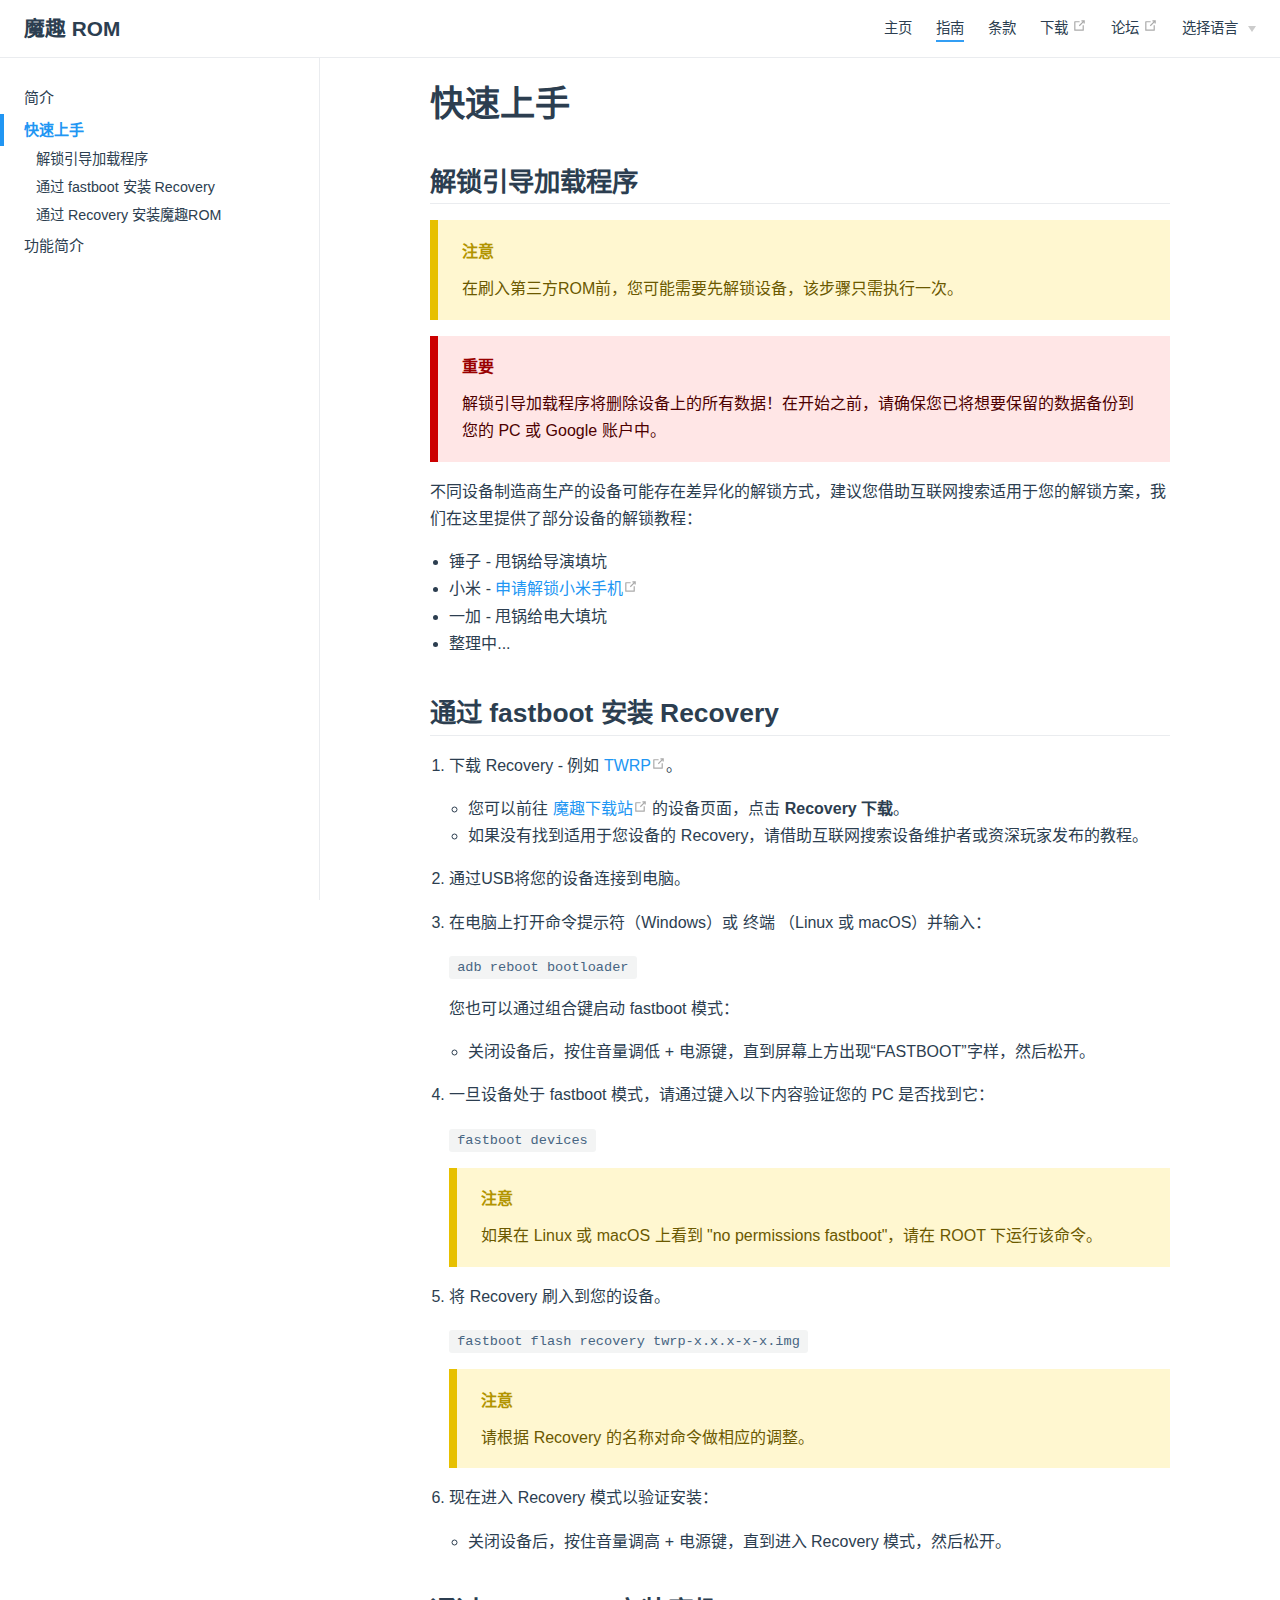
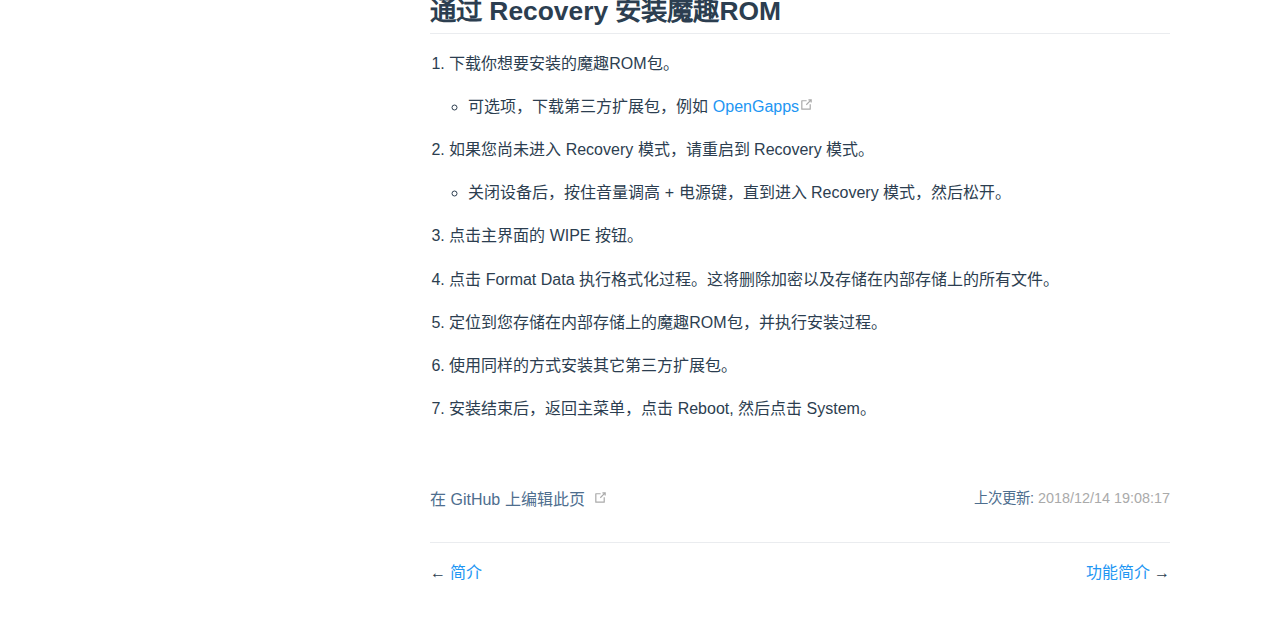
<file: guide/getting_started.html>
<!DOCTYPE html>
<html lang="zh-CN">
  <head>
    <meta charset="utf-8">
    <meta name="viewport" content="width=device-width,initial-scale=1">
    <title>快速上手 | 魔趣 ROM</title>
    <meta name="description" content="可能是中国最好的安卓开源系统">
    <link rel="icon" href="/images/logo.png">
    
    <link rel="preload" href="/assets/css/0.styles.97d99871.css" as="style"><link rel="preload" href="/assets/js/app.1b2d69ea.js" as="script"><link rel="preload" href="/assets/js/11.13327368.js" as="script"><link rel="prefetch" href="/assets/js/10.0a123d39.js"><link rel="prefetch" href="/assets/js/12.4bd356d4.js"><link rel="prefetch" href="/assets/js/13.a0cf930a.js"><link rel="prefetch" href="/assets/js/2.1a3627a8.js"><link rel="prefetch" href="/assets/js/3.772b750e.js"><link rel="prefetch" href="/assets/js/4.c924675e.js"><link rel="prefetch" href="/assets/js/5.54bb6604.js"><link rel="prefetch" href="/assets/js/6.87dce2af.js"><link rel="prefetch" href="/assets/js/7.4f730525.js"><link rel="prefetch" href="/assets/js/8.24526f4a.js"><link rel="prefetch" href="/assets/js/9.8594440b.js">
    <link rel="stylesheet" href="/assets/css/0.styles.97d99871.css">
  </head>
  <body>
    <div id="app" data-server-rendered="true"><div class="theme-container"><header class="navbar"><div class="sidebar-button"><svg xmlns="http://www.w3.org/2000/svg" aria-hidden="true" role="img" viewBox="0 0 448 512" class="icon"><path fill="currentColor" d="M436 124H12c-6.627 0-12-5.373-12-12V80c0-6.627 5.373-12 12-12h424c6.627 0 12 5.373 12 12v32c0 6.627-5.373 12-12 12zm0 160H12c-6.627 0-12-5.373-12-12v-32c0-6.627 5.373-12 12-12h424c6.627 0 12 5.373 12 12v32c0 6.627-5.373 12-12 12zm0 160H12c-6.627 0-12-5.373-12-12v-32c0-6.627 5.373-12 12-12h424c6.627 0 12 5.373 12 12v32c0 6.627-5.373 12-12 12z"></path></svg></div> <a href="/" class="home-link router-link-active"><!----> <span class="site-name">魔趣 ROM</span></a> <div class="links" style="max-width:nullpx;"><!----> <nav class="nav-links can-hide"><div class="nav-item"><a href="/" class="nav-link">主页</a></div><div class="nav-item"><a href="/guide/" class="nav-link router-link-active">指南</a></div><div class="nav-item"><a href="/legal/" class="nav-link">条款</a></div><div class="nav-item"><a href="https://download.mokeedev.com" target="_blank" rel="noopener noreferrer" class="nav-link external">
  下载
  <svg xmlns="http://www.w3.org/2000/svg" aria-hidden="true" x="0px" y="0px" viewBox="0 0 100 100" width="15" height="15" class="icon outbound"><path fill="currentColor" d="M18.8,85.1h56l0,0c2.2,0,4-1.8,4-4v-32h-8v28h-48v-48h28v-8h-32l0,0c-2.2,0-4,1.8-4,4v56C14.8,83.3,16.6,85.1,18.8,85.1z"></path> <polygon fill="currentColor" points="45.7,48.7 51.3,54.3 77.2,28.5 77.2,37.2 85.2,37.2 85.2,14.9 62.8,14.9 62.8,22.9 71.5,22.9"></polygon></svg></a></div><div class="nav-item"><a href="https://bbs.mokeedev.com" target="_blank" rel="noopener noreferrer" class="nav-link external">
  论坛
  <svg xmlns="http://www.w3.org/2000/svg" aria-hidden="true" x="0px" y="0px" viewBox="0 0 100 100" width="15" height="15" class="icon outbound"><path fill="currentColor" d="M18.8,85.1h56l0,0c2.2,0,4-1.8,4-4v-32h-8v28h-48v-48h28v-8h-32l0,0c-2.2,0-4,1.8-4,4v56C14.8,83.3,16.6,85.1,18.8,85.1z"></path> <polygon fill="currentColor" points="45.7,48.7 51.3,54.3 77.2,28.5 77.2,37.2 85.2,37.2 85.2,14.9 62.8,14.9 62.8,22.9 71.5,22.9"></polygon></svg></a></div><div class="nav-item"><div class="dropdown-wrapper"><a class="dropdown-title"><span class="title">选择语言</span> <span class="arrow right"></span></a> <ul class="nav-dropdown" style="display:none;"><li class="dropdown-item"><!----> <a href="/guide/getting_started.html" class="nav-link router-link-exact-active router-link-active">简体中文</a></li><li class="dropdown-item"><!----> <a href="/en/guide/getting_started.html" class="nav-link">English</a></li></ul></div></div> <!----></nav></div></header> <div class="sidebar-mask"></div> <div class="sidebar"><nav class="nav-links"><div class="nav-item"><a href="/" class="nav-link">主页</a></div><div class="nav-item"><a href="/guide/" class="nav-link router-link-active">指南</a></div><div class="nav-item"><a href="/legal/" class="nav-link">条款</a></div><div class="nav-item"><a href="https://download.mokeedev.com" target="_blank" rel="noopener noreferrer" class="nav-link external">
  下载
  <svg xmlns="http://www.w3.org/2000/svg" aria-hidden="true" x="0px" y="0px" viewBox="0 0 100 100" width="15" height="15" class="icon outbound"><path fill="currentColor" d="M18.8,85.1h56l0,0c2.2,0,4-1.8,4-4v-32h-8v28h-48v-48h28v-8h-32l0,0c-2.2,0-4,1.8-4,4v56C14.8,83.3,16.6,85.1,18.8,85.1z"></path> <polygon fill="currentColor" points="45.7,48.7 51.3,54.3 77.2,28.5 77.2,37.2 85.2,37.2 85.2,14.9 62.8,14.9 62.8,22.9 71.5,22.9"></polygon></svg></a></div><div class="nav-item"><a href="https://bbs.mokeedev.com" target="_blank" rel="noopener noreferrer" class="nav-link external">
  论坛
  <svg xmlns="http://www.w3.org/2000/svg" aria-hidden="true" x="0px" y="0px" viewBox="0 0 100 100" width="15" height="15" class="icon outbound"><path fill="currentColor" d="M18.8,85.1h56l0,0c2.2,0,4-1.8,4-4v-32h-8v28h-48v-48h28v-8h-32l0,0c-2.2,0-4,1.8-4,4v56C14.8,83.3,16.6,85.1,18.8,85.1z"></path> <polygon fill="currentColor" points="45.7,48.7 51.3,54.3 77.2,28.5 77.2,37.2 85.2,37.2 85.2,14.9 62.8,14.9 62.8,22.9 71.5,22.9"></polygon></svg></a></div><div class="nav-item"><div class="dropdown-wrapper"><a class="dropdown-title"><span class="title">选择语言</span> <span class="arrow right"></span></a> <ul class="nav-dropdown" style="display:none;"><li class="dropdown-item"><!----> <a href="/guide/getting_started.html" class="nav-link router-link-exact-active router-link-active">简体中文</a></li><li class="dropdown-item"><!----> <a href="/en/guide/getting_started.html" class="nav-link">English</a></li></ul></div></div> <!----></nav>  <ul class="sidebar-links"><li><a href="/guide/" class="sidebar-link">简介</a></li><li><a href="/guide/getting_started.html" class="active sidebar-link">快速上手</a><ul class="sidebar-sub-headers"><li class="sidebar-sub-header"><a href="/guide/getting_started.html#解锁引导加载程序" class="sidebar-link">解锁引导加载程序</a></li><li class="sidebar-sub-header"><a href="/guide/getting_started.html#通过-fastboot-安装-recovery" class="sidebar-link">通过 fastboot 安装 Recovery</a></li><li class="sidebar-sub-header"><a href="/guide/getting_started.html#通过-recovery-安装魔趣rom" class="sidebar-link">通过 Recovery 安装魔趣ROM</a></li></ul></li><li><a href="/guide/feature.html" class="sidebar-link">功能简介</a></li></ul> </div> <div class="page"> <div class="content"><h1 id="快速上手"><a href="#快速上手" aria-hidden="true" class="header-anchor">#</a> 快速上手</h1> <h2 id="解锁引导加载程序"><a href="#解锁引导加载程序" aria-hidden="true" class="header-anchor">#</a> 解锁引导加载程序</h2> <div class="warning custom-block"><p class="custom-block-title">注意</p> <p>在刷入第三方ROM前，您可能需要先解锁设备，该步骤只需执行一次。</p></div> <div class="danger custom-block"><p class="custom-block-title">重要</p> <p>解锁引导加载程序将删除设备上的所有数据！在开始之前，请确保您已将想要保留的数据备份到您的 PC 或 Google 账户中。</p></div> <p>不同设备制造商生产的设备可能存在差异化的解锁方式，建议您借助互联网搜索适用于您的解锁方案，我们在这里提供了部分设备的解锁教程：</p> <ul><li>锤子 - 甩锅给导演填坑</li> <li>小米 - <a href="http://www.miui.com/unlock/index.html" target="_blank" rel="noopener noreferrer">申请解锁小米手机<svg xmlns="http://www.w3.org/2000/svg" aria-hidden="true" x="0px" y="0px" viewBox="0 0 100 100" width="15" height="15" class="icon outbound"><path fill="currentColor" d="M18.8,85.1h56l0,0c2.2,0,4-1.8,4-4v-32h-8v28h-48v-48h28v-8h-32l0,0c-2.2,0-4,1.8-4,4v56C14.8,83.3,16.6,85.1,18.8,85.1z"></path> <polygon fill="currentColor" points="45.7,48.7 51.3,54.3 77.2,28.5 77.2,37.2 85.2,37.2 85.2,14.9 62.8,14.9 62.8,22.9 71.5,22.9"></polygon></svg></a></li> <li>一加 - 甩锅给电大填坑</li> <li>整理中...</li></ul> <h2 id="通过-fastboot-安装-recovery"><a href="#通过-fastboot-安装-recovery" aria-hidden="true" class="header-anchor">#</a> 通过 fastboot 安装 Recovery</h2> <ol><li><p>下载 Recovery - 例如 <a href="https://twrp.me/" target="_blank" rel="noopener noreferrer">TWRP<svg xmlns="http://www.w3.org/2000/svg" aria-hidden="true" x="0px" y="0px" viewBox="0 0 100 100" width="15" height="15" class="icon outbound"><path fill="currentColor" d="M18.8,85.1h56l0,0c2.2,0,4-1.8,4-4v-32h-8v28h-48v-48h28v-8h-32l0,0c-2.2,0-4,1.8-4,4v56C14.8,83.3,16.6,85.1,18.8,85.1z"></path> <polygon fill="currentColor" points="45.7,48.7 51.3,54.3 77.2,28.5 77.2,37.2 85.2,37.2 85.2,14.9 62.8,14.9 62.8,22.9 71.5,22.9"></polygon></svg></a>。</p> <ul><li>您可以前往 <a href="https://download.mokeedev.com" target="_blank" rel="noopener noreferrer">魔趣下载站<svg xmlns="http://www.w3.org/2000/svg" aria-hidden="true" x="0px" y="0px" viewBox="0 0 100 100" width="15" height="15" class="icon outbound"><path fill="currentColor" d="M18.8,85.1h56l0,0c2.2,0,4-1.8,4-4v-32h-8v28h-48v-48h28v-8h-32l0,0c-2.2,0-4,1.8-4,4v56C14.8,83.3,16.6,85.1,18.8,85.1z"></path> <polygon fill="currentColor" points="45.7,48.7 51.3,54.3 77.2,28.5 77.2,37.2 85.2,37.2 85.2,14.9 62.8,14.9 62.8,22.9 71.5,22.9"></polygon></svg></a> 的设备页面，点击 <strong>Recovery 下载</strong>。</li> <li>如果没有找到适用于您设备的 Recovery，请借助互联网搜索设备维护者或资深玩家发布的教程。</li></ul></li> <li><p>通过USB将您的设备连接到电脑。</p></li> <li><p>在电脑上打开命令提示符（Windows）或 终端 （Linux 或 macOS）并输入：</p> <p><code>adb reboot bootloader</code></p> <p>您也可以通过组合键启动 fastboot 模式：</p> <ul><li>关闭设备后，按住音量调低 + 电源键，直到屏幕上方出现“FASTBOOT”字样，然后松开。</li></ul></li> <li><p>一旦设备处于 fastboot 模式，请通过键入以下内容验证您的 PC 是否找到它：</p> <p><code>fastboot devices</code></p> <div class="warning custom-block"><p class="custom-block-title">注意</p> <p>如果在 Linux 或 macOS 上看到 &quot;no permissions fastboot&quot;，请在 ROOT 下运行该命令。</p></div></li> <li><p>将 Recovery 刷入到您的设备。</p> <p><code>fastboot flash recovery twrp-x.x.x-x-x.img</code></p> <div class="warning custom-block"><p class="custom-block-title">注意</p> <p>请根据 Recovery 的名称对命令做相应的调整。</p></div></li> <li><p>现在进入 Recovery 模式以验证安装：</p> <ul><li>关闭设备后，按住音量调高 + 电源键，直到进入 Recovery 模式，然后松开。</li></ul></li></ol> <h2 id="通过-recovery-安装魔趣rom"><a href="#通过-recovery-安装魔趣rom" aria-hidden="true" class="header-anchor">#</a> 通过 Recovery 安装魔趣ROM</h2> <ol><li><p>下载你想要安装的魔趣ROM包。</p> <ul><li>可选项，下载第三方扩展包，例如 <a href="https://opengapps.org/" target="_blank" rel="noopener noreferrer">OpenGapps<svg xmlns="http://www.w3.org/2000/svg" aria-hidden="true" x="0px" y="0px" viewBox="0 0 100 100" width="15" height="15" class="icon outbound"><path fill="currentColor" d="M18.8,85.1h56l0,0c2.2,0,4-1.8,4-4v-32h-8v28h-48v-48h28v-8h-32l0,0c-2.2,0-4,1.8-4,4v56C14.8,83.3,16.6,85.1,18.8,85.1z"></path> <polygon fill="currentColor" points="45.7,48.7 51.3,54.3 77.2,28.5 77.2,37.2 85.2,37.2 85.2,14.9 62.8,14.9 62.8,22.9 71.5,22.9"></polygon></svg></a></li></ul></li> <li><p>如果您尚未进入 Recovery 模式，请重启到 Recovery 模式。</p> <ul><li>关闭设备后，按住音量调高 + 电源键，直到进入 Recovery 模式，然后松开。</li></ul></li> <li><p>点击主界面的 WIPE 按钮。</p></li> <li><p>点击 Format Data 执行格式化过程。这将删除加密以及存储在内部存储上的所有文件。</p></li> <li><p>定位到您存储在内部存储上的魔趣ROM包，并执行安装过程。</p></li> <li><p>使用同样的方式安装其它第三方扩展包。</p></li> <li><p>安装结束后，返回主菜单，点击 Reboot, 然后点击 System。</p></li></ol></div> <div class="page-edit"><div class="edit-link"><a href="https://github.com/MoKee/www/edit/master/www/guide/getting_started.md" target="_blank" rel="noopener noreferrer">在 GitHub 上编辑此页</a> <svg xmlns="http://www.w3.org/2000/svg" aria-hidden="true" x="0px" y="0px" viewBox="0 0 100 100" width="15" height="15" class="icon outbound"><path fill="currentColor" d="M18.8,85.1h56l0,0c2.2,0,4-1.8,4-4v-32h-8v28h-48v-48h28v-8h-32l0,0c-2.2,0-4,1.8-4,4v56C14.8,83.3,16.6,85.1,18.8,85.1z"></path> <polygon fill="currentColor" points="45.7,48.7 51.3,54.3 77.2,28.5 77.2,37.2 85.2,37.2 85.2,14.9 62.8,14.9 62.8,22.9 71.5,22.9"></polygon></svg></div> <div class="last-updated"><span class="prefix">上次更新: </span> <span class="time">2018/12/15 上午3:08:17</span></div></div> <div class="page-nav"><p class="inner"><span class="prev">
        ←
        <a href="/guide/" class="prev router-link-active">
          简介
        </a></span> <span class="next"><a href="/guide/feature.html">
          功能简介
        </a>
        →
      </span></p></div> </div> <!----></div></div>
    <script src="/assets/js/11.13327368.js" defer></script><script src="/assets/js/app.1b2d69ea.js" defer></script>
  </body>
</html>
</file>
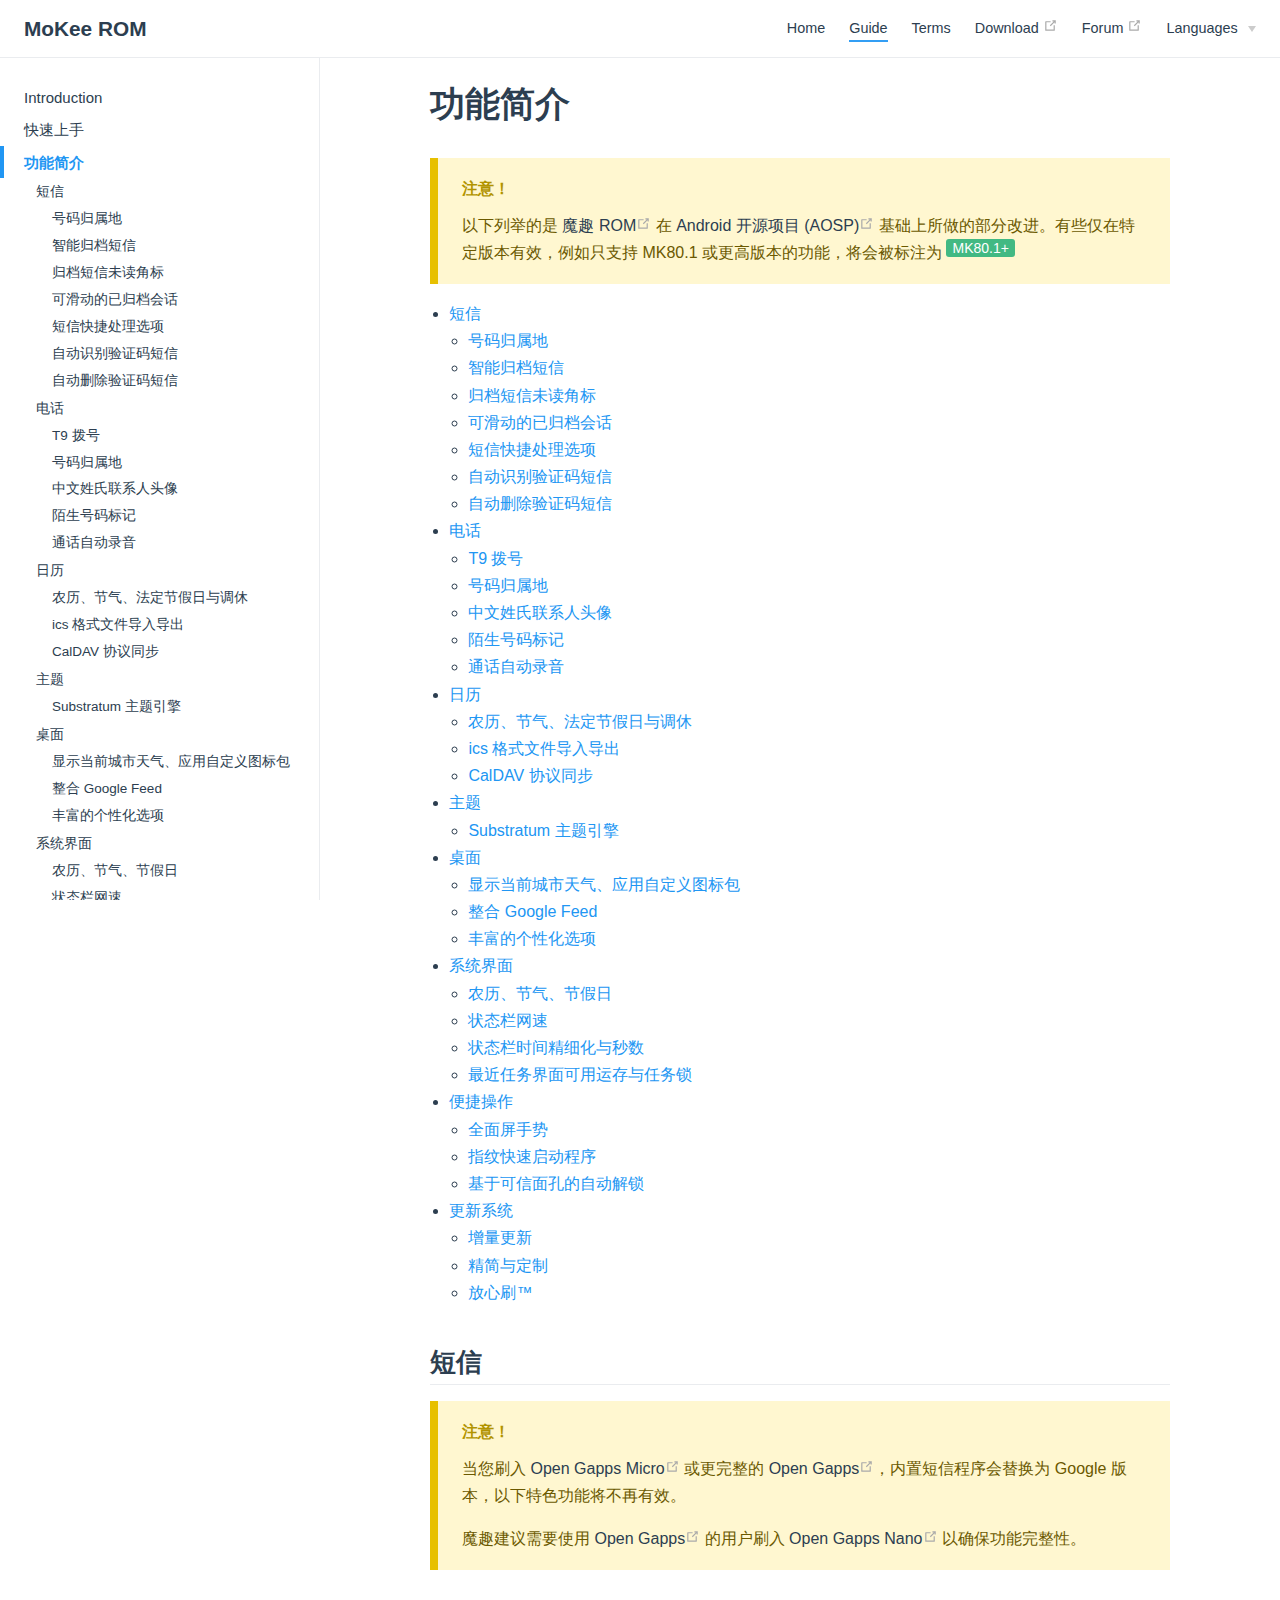
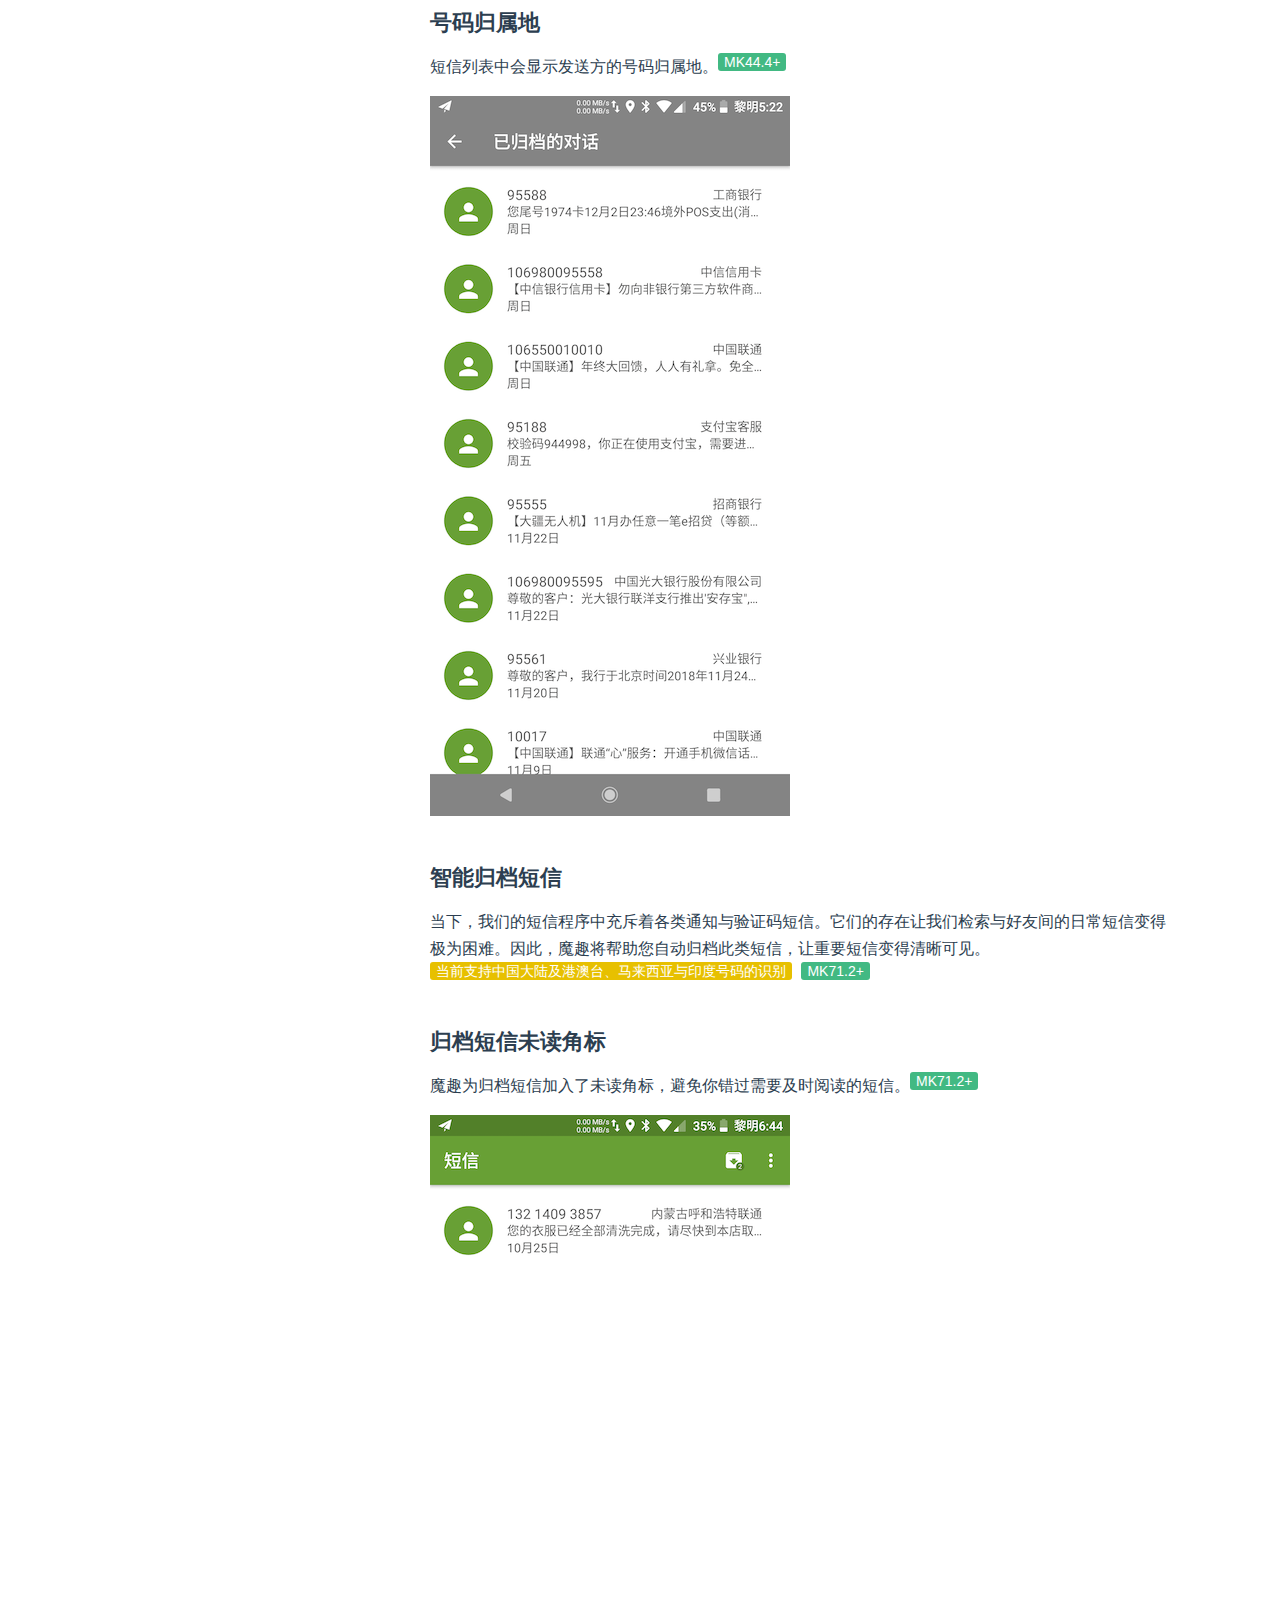
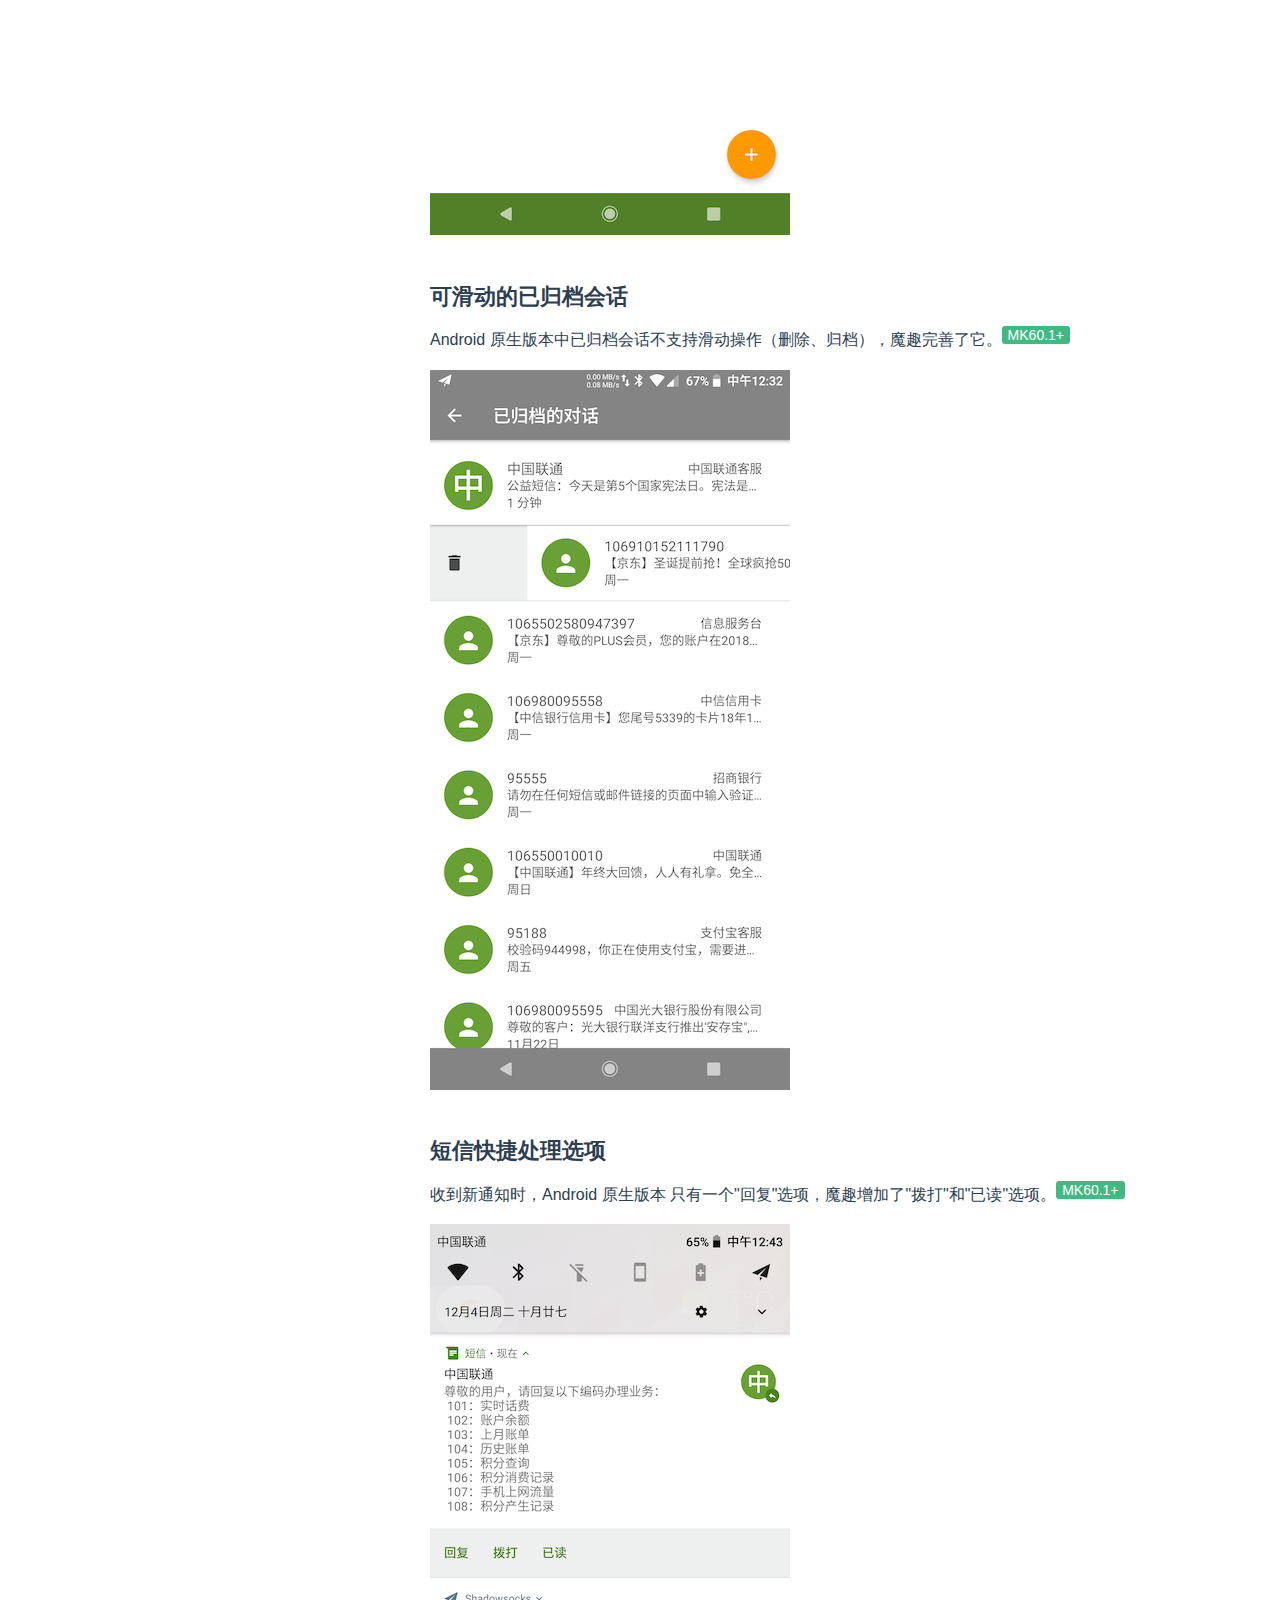
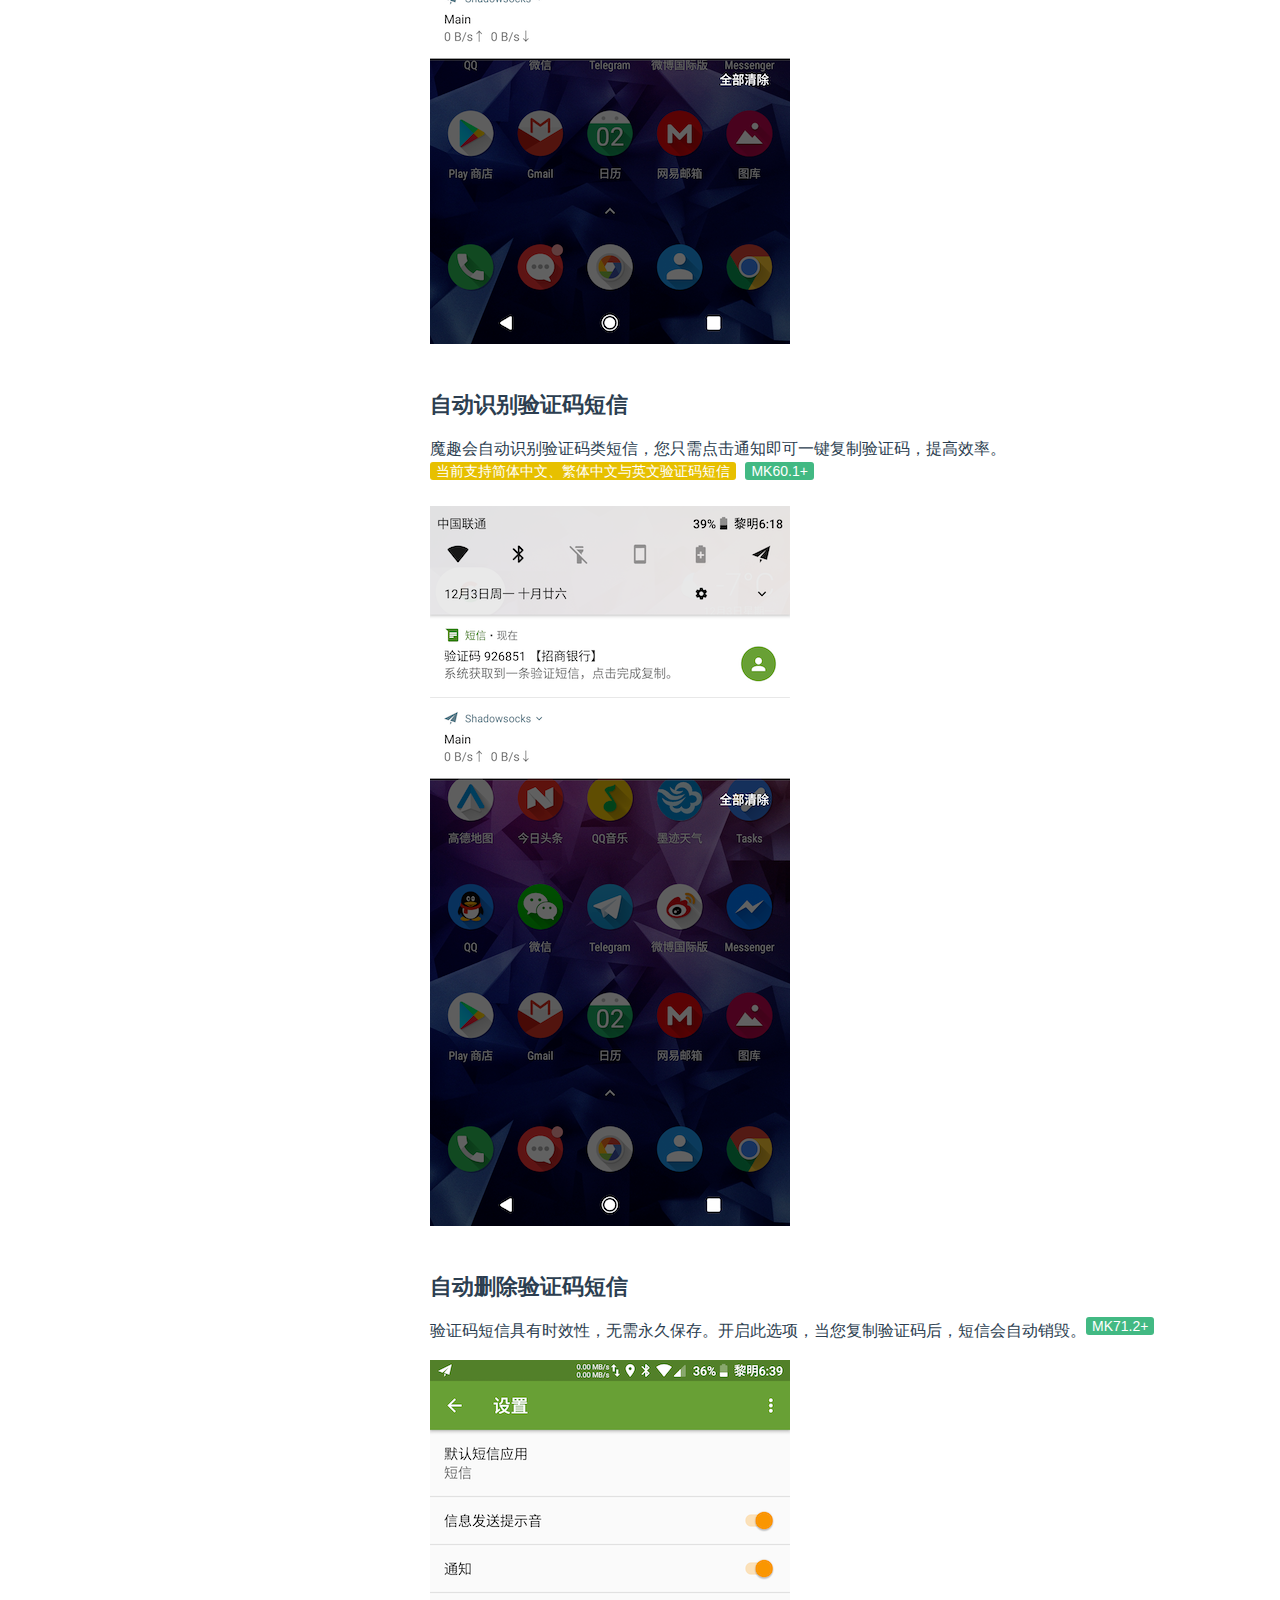
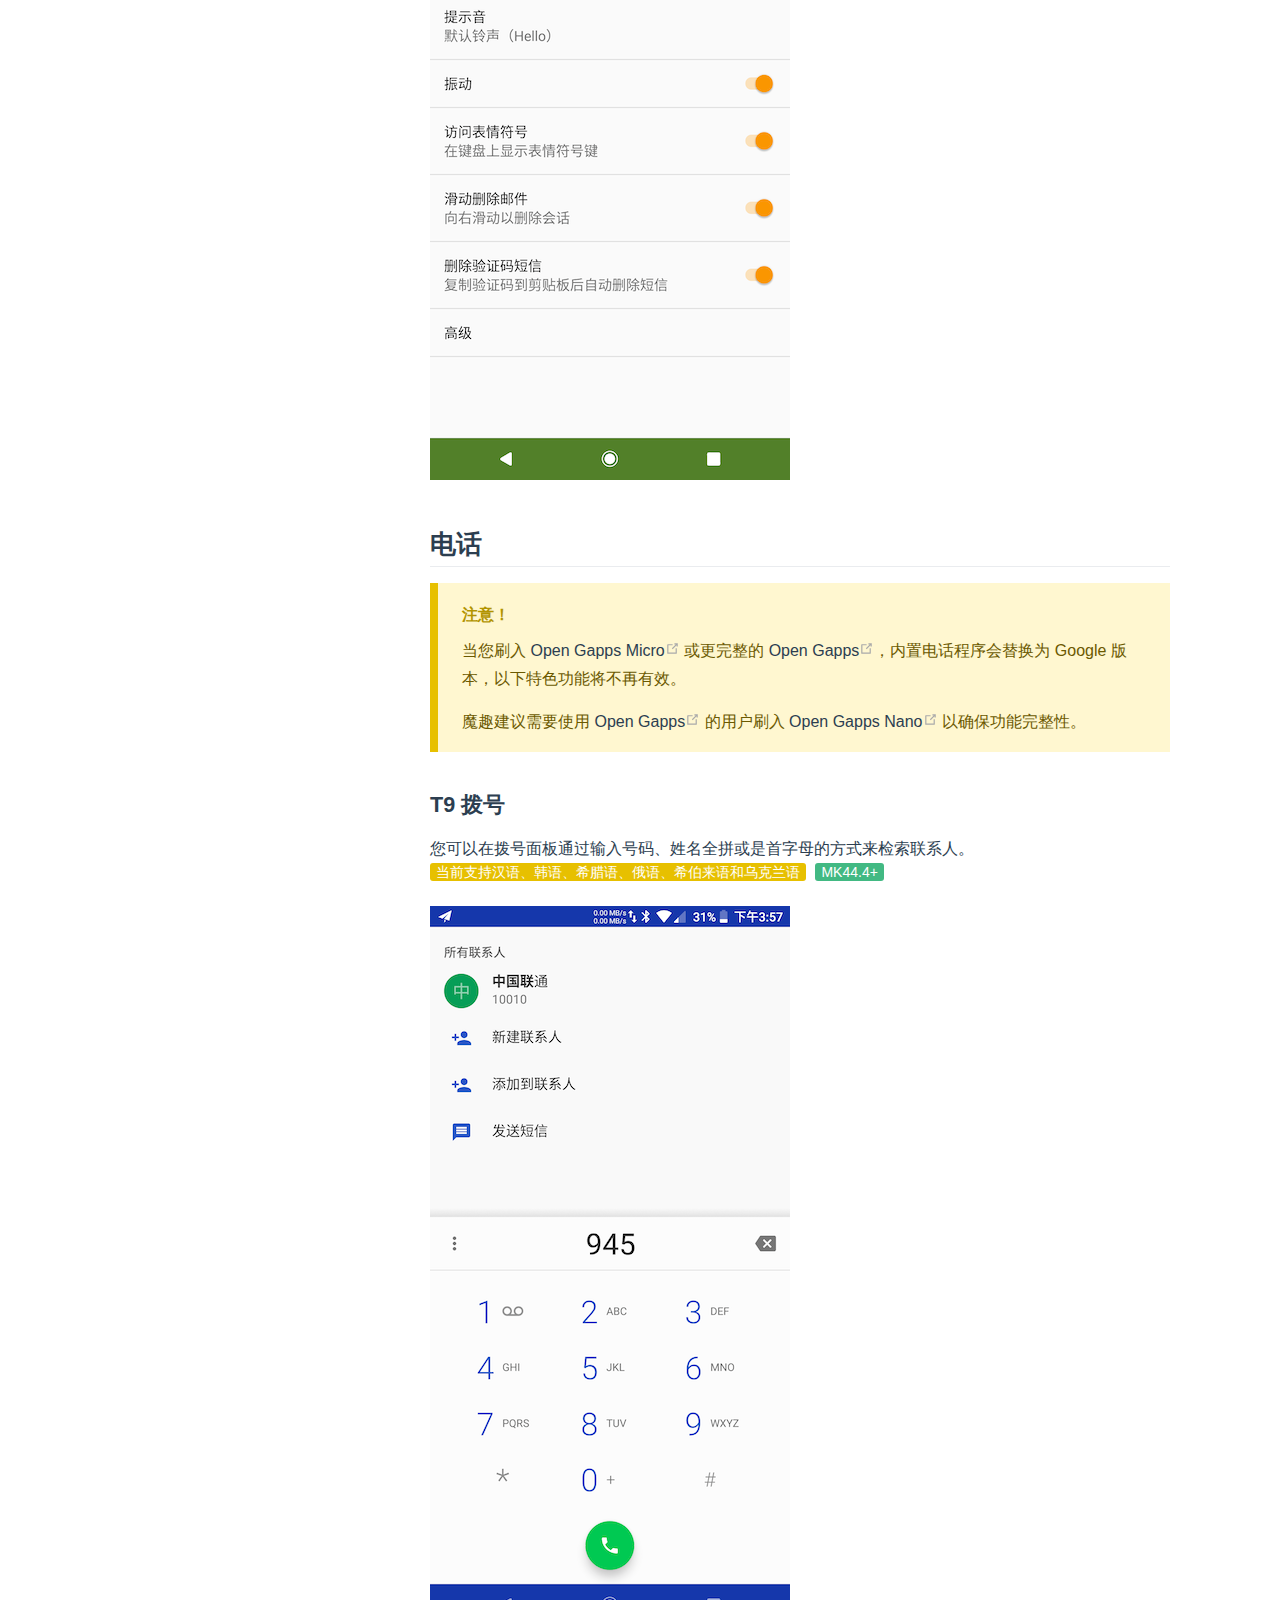
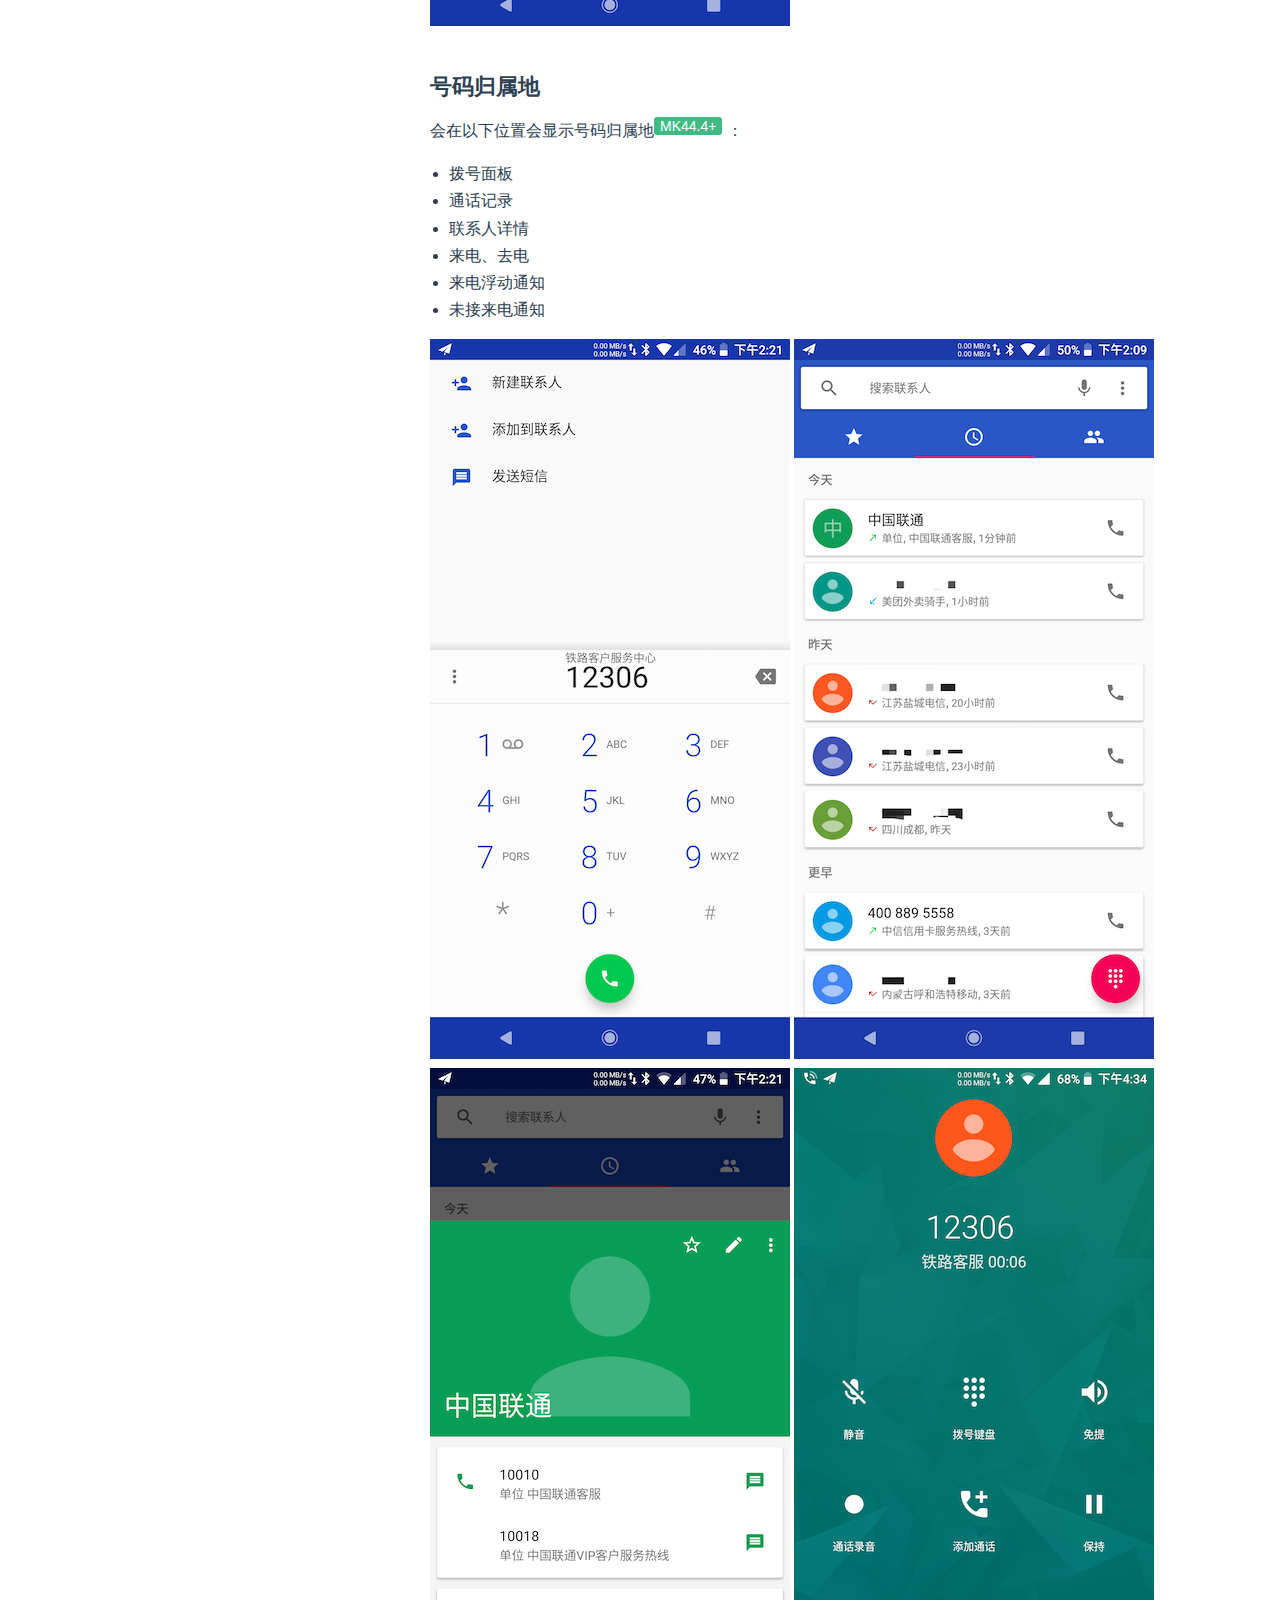
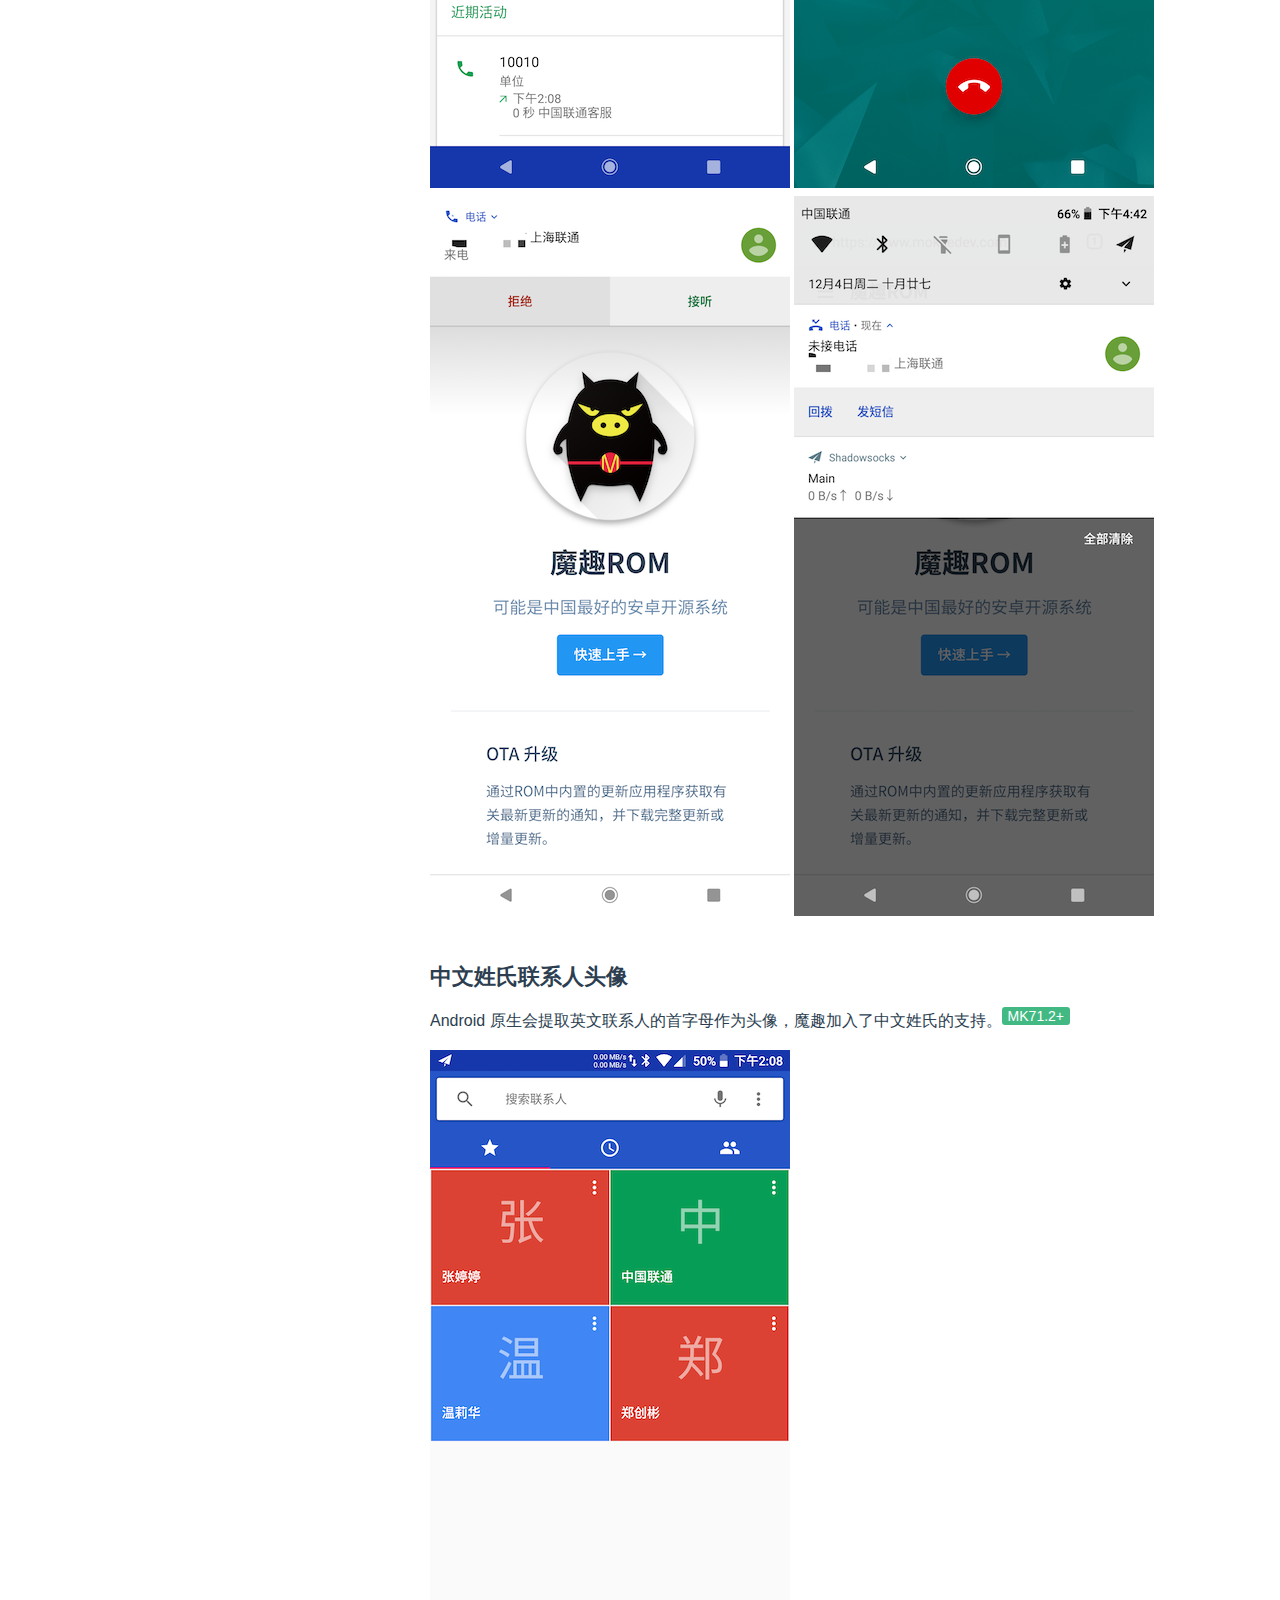
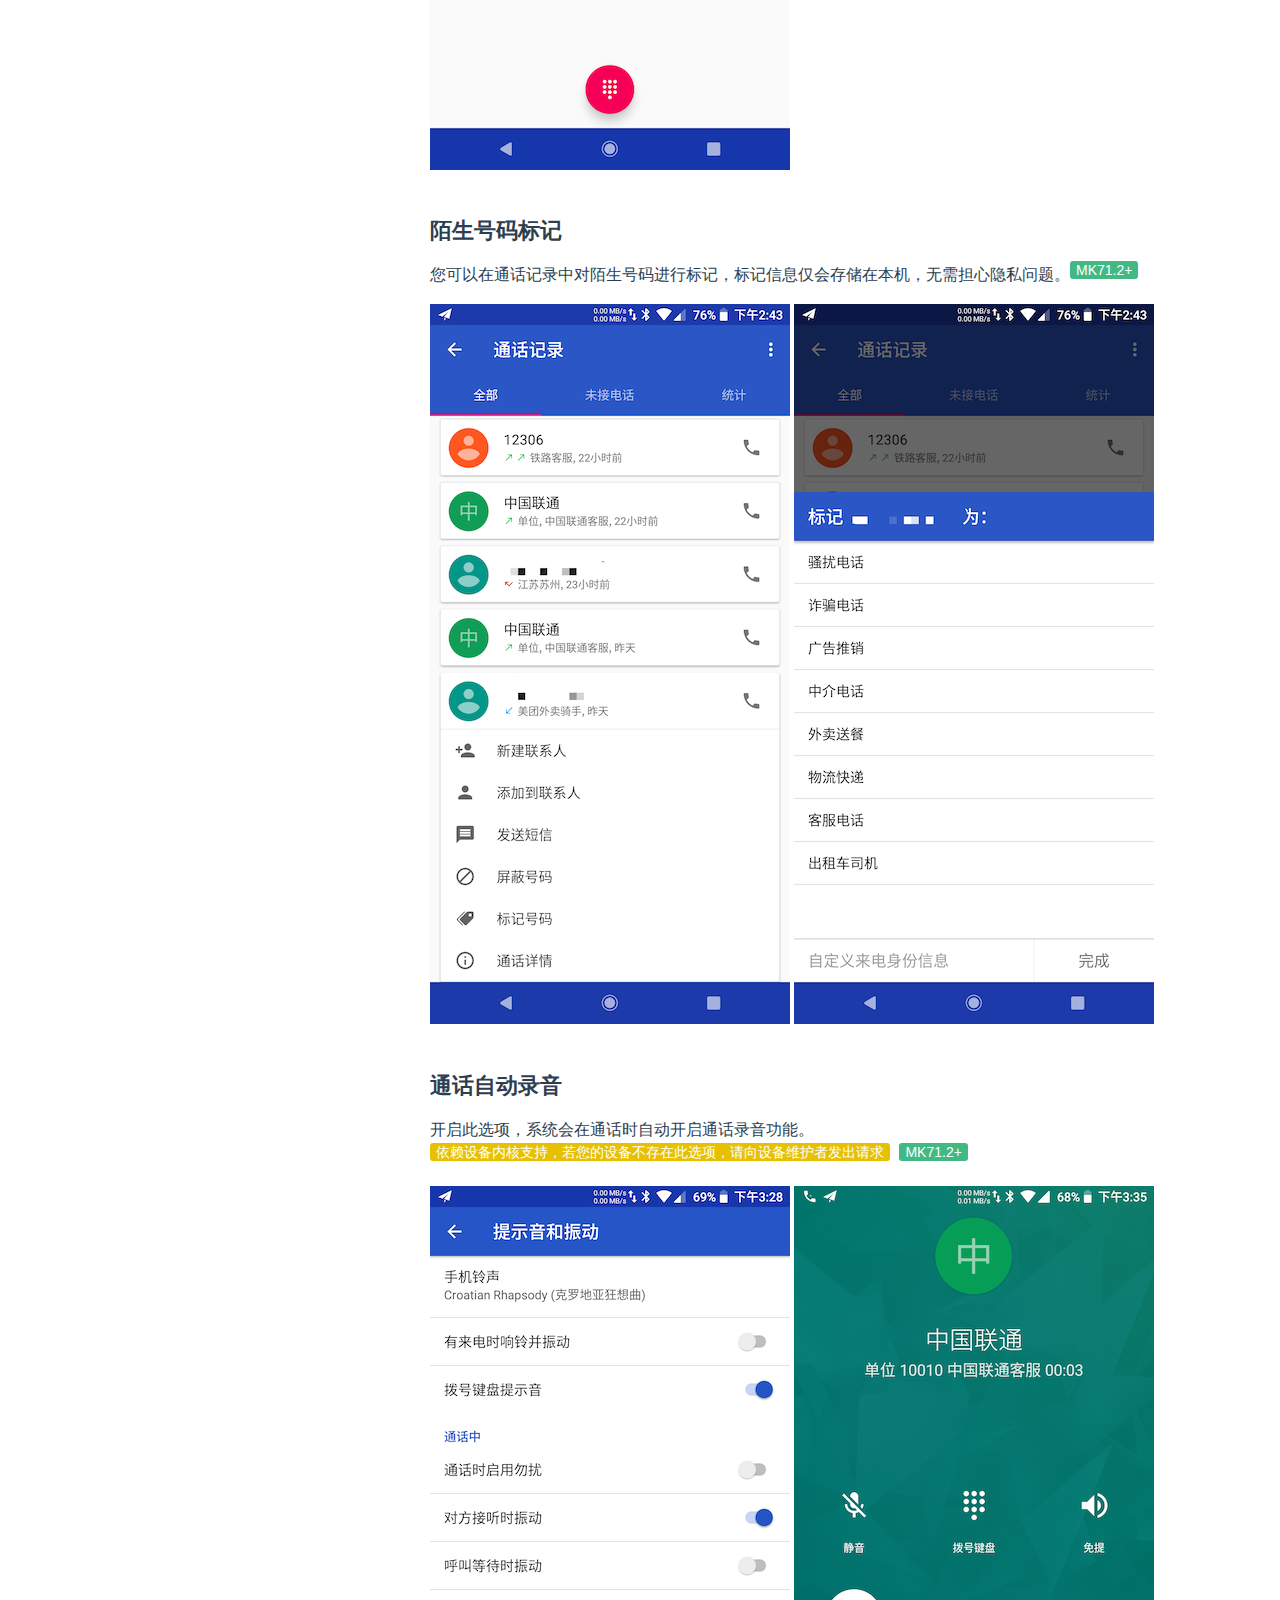
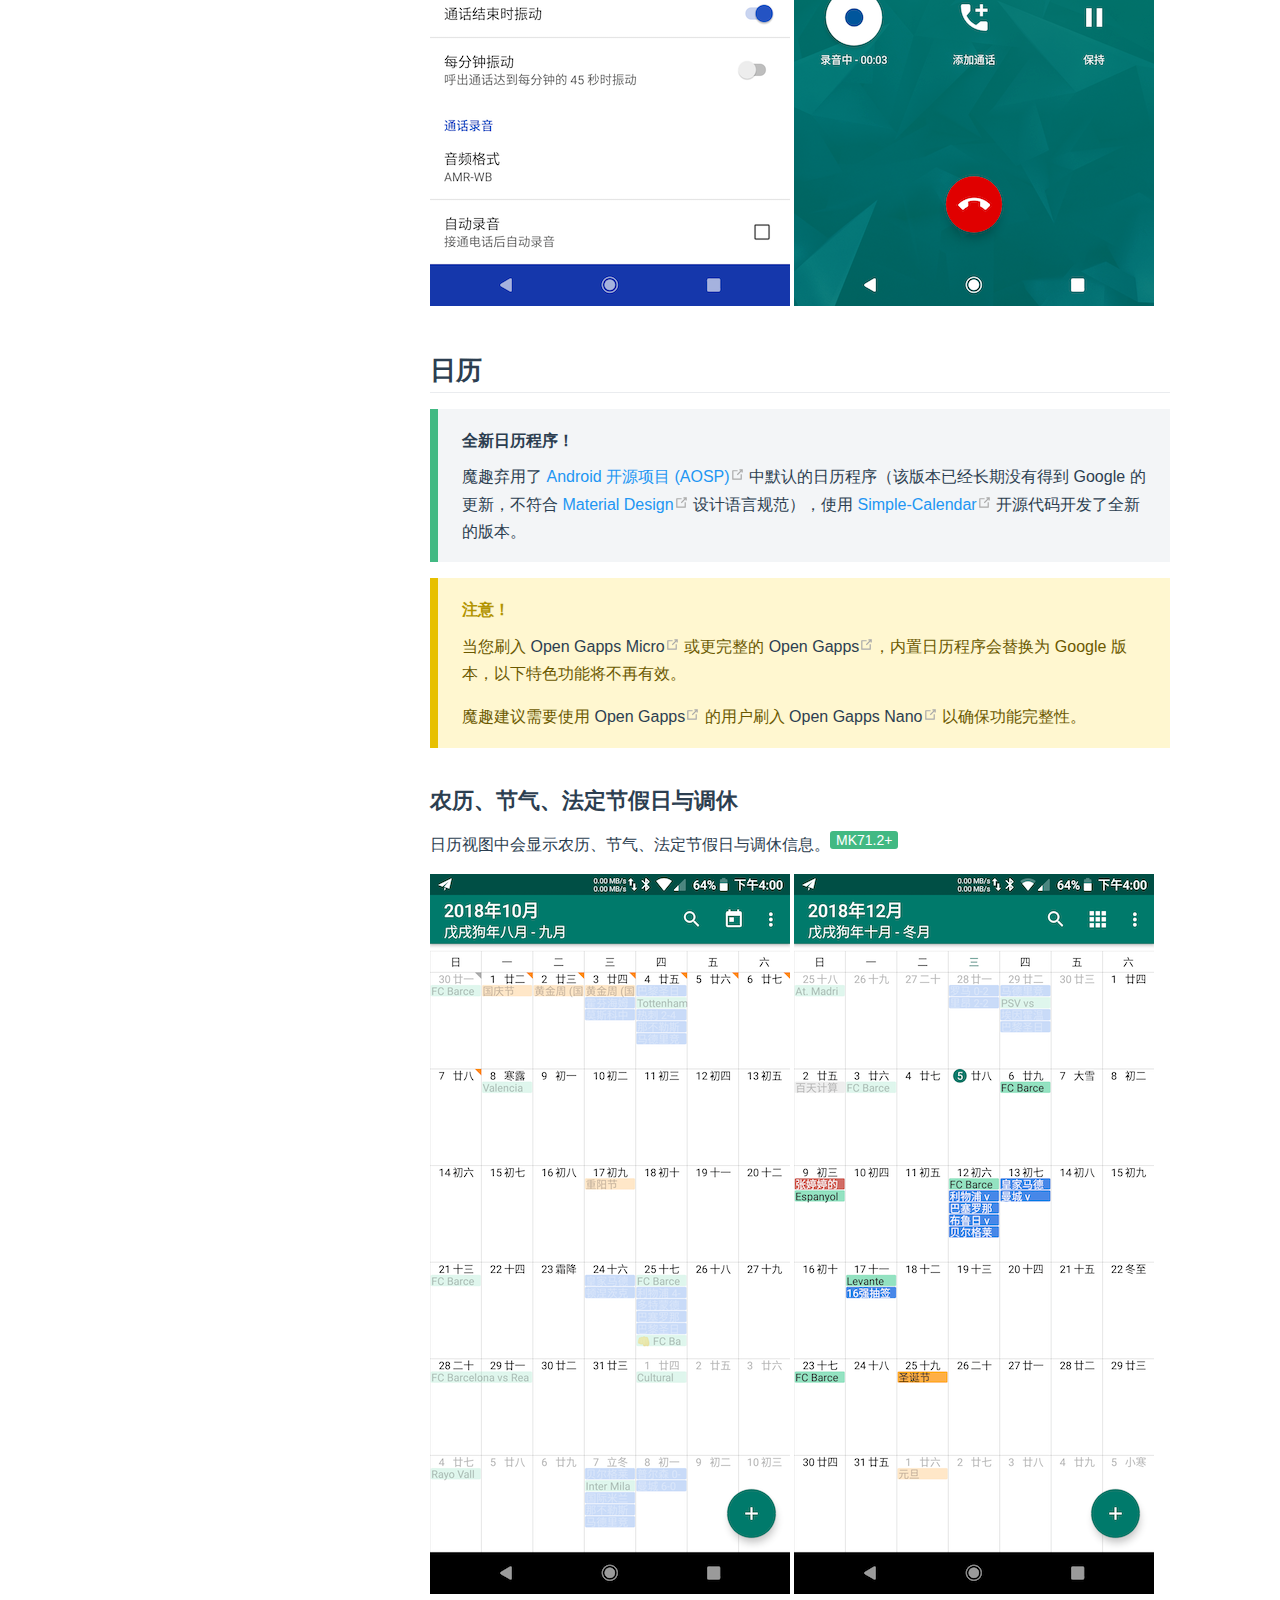
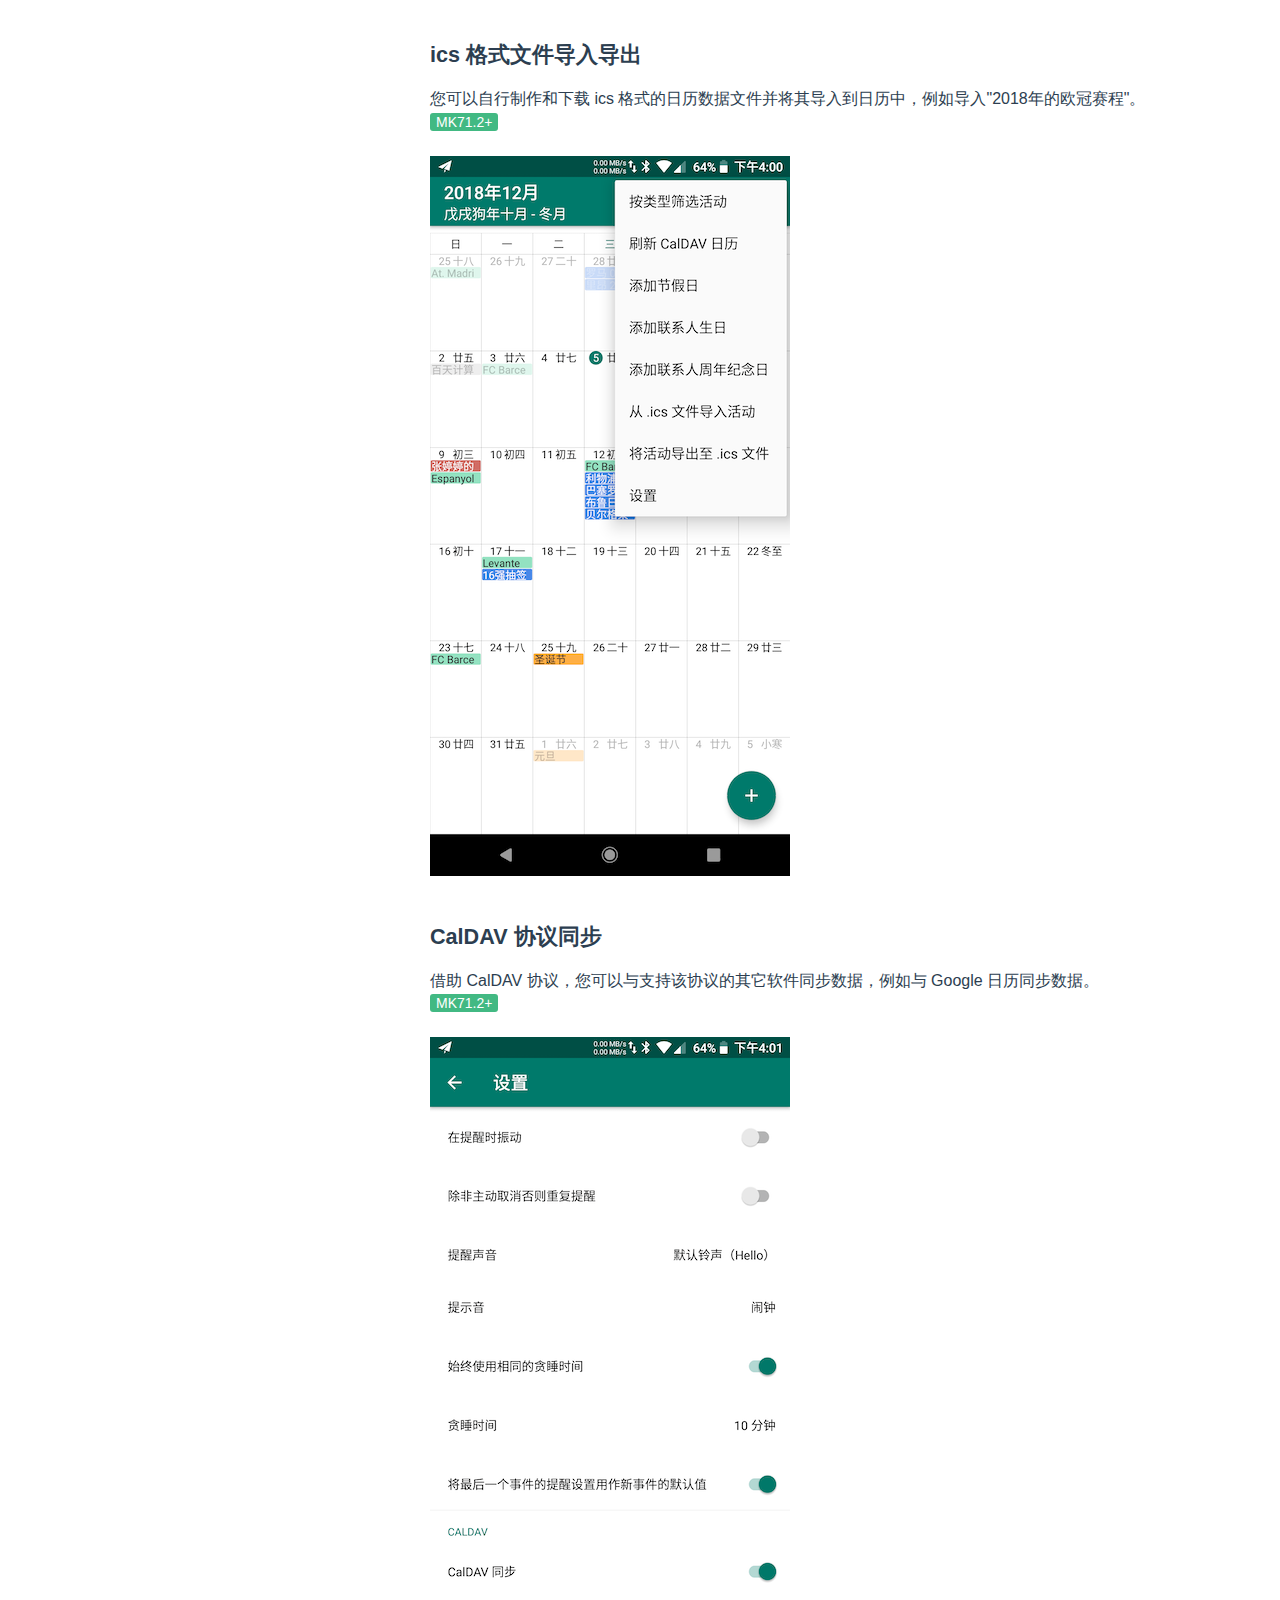
<file: en/guide/feature.html>
<!DOCTYPE html>
<html lang="en-US">
  <head>
    <meta charset="utf-8">
    <meta name="viewport" content="width=device-width,initial-scale=1">
    <title>功能简介 | MoKee ROM</title>
    <meta name="description" content="Android Community Operating System">
    <link rel="icon" href="/images/logo.png">
    
    <link rel="preload" href="/assets/css/0.styles.97d99871.css" as="style"><link rel="preload" href="/assets/js/app.1b2d69ea.js" as="script"><link rel="preload" href="/assets/js/6.87dce2af.js" as="script"><link rel="preload" href="/assets/js/2.1a3627a8.js" as="script"><link rel="prefetch" href="/assets/js/10.0a123d39.js"><link rel="prefetch" href="/assets/js/11.13327368.js"><link rel="prefetch" href="/assets/js/12.4bd356d4.js"><link rel="prefetch" href="/assets/js/13.a0cf930a.js"><link rel="prefetch" href="/assets/js/3.772b750e.js"><link rel="prefetch" href="/assets/js/4.c924675e.js"><link rel="prefetch" href="/assets/js/5.54bb6604.js"><link rel="prefetch" href="/assets/js/7.4f730525.js"><link rel="prefetch" href="/assets/js/8.24526f4a.js"><link rel="prefetch" href="/assets/js/9.8594440b.js">
    <link rel="stylesheet" href="/assets/css/0.styles.97d99871.css">
  </head>
  <body>
    <div id="app" data-server-rendered="true"><div class="theme-container"><header class="navbar"><div class="sidebar-button"><svg xmlns="http://www.w3.org/2000/svg" aria-hidden="true" role="img" viewBox="0 0 448 512" class="icon"><path fill="currentColor" d="M436 124H12c-6.627 0-12-5.373-12-12V80c0-6.627 5.373-12 12-12h424c6.627 0 12 5.373 12 12v32c0 6.627-5.373 12-12 12zm0 160H12c-6.627 0-12-5.373-12-12v-32c0-6.627 5.373-12 12-12h424c6.627 0 12 5.373 12 12v32c0 6.627-5.373 12-12 12zm0 160H12c-6.627 0-12-5.373-12-12v-32c0-6.627 5.373-12 12-12h424c6.627 0 12 5.373 12 12v32c0 6.627-5.373 12-12 12z"></path></svg></div> <a href="/en/" class="home-link router-link-active"><!----> <span class="site-name">MoKee ROM</span></a> <div class="links" style="max-width:nullpx;"><!----> <nav class="nav-links can-hide"><div class="nav-item"><a href="/en/" class="nav-link">Home</a></div><div class="nav-item"><a href="/en/guide/" class="nav-link router-link-active">Guide</a></div><div class="nav-item"><a href="/en/legal/" class="nav-link">Terms</a></div><div class="nav-item"><a href="https://download.mokeedev.com" target="_blank" rel="noopener noreferrer" class="nav-link external">
  Download
  <svg xmlns="http://www.w3.org/2000/svg" aria-hidden="true" x="0px" y="0px" viewBox="0 0 100 100" width="15" height="15" class="icon outbound"><path fill="currentColor" d="M18.8,85.1h56l0,0c2.2,0,4-1.8,4-4v-32h-8v28h-48v-48h28v-8h-32l0,0c-2.2,0-4,1.8-4,4v56C14.8,83.3,16.6,85.1,18.8,85.1z"></path> <polygon fill="currentColor" points="45.7,48.7 51.3,54.3 77.2,28.5 77.2,37.2 85.2,37.2 85.2,14.9 62.8,14.9 62.8,22.9 71.5,22.9"></polygon></svg></a></div><div class="nav-item"><a href="https://bbs.mokeedev.com" target="_blank" rel="noopener noreferrer" class="nav-link external">
  Forum
  <svg xmlns="http://www.w3.org/2000/svg" aria-hidden="true" x="0px" y="0px" viewBox="0 0 100 100" width="15" height="15" class="icon outbound"><path fill="currentColor" d="M18.8,85.1h56l0,0c2.2,0,4-1.8,4-4v-32h-8v28h-48v-48h28v-8h-32l0,0c-2.2,0-4,1.8-4,4v56C14.8,83.3,16.6,85.1,18.8,85.1z"></path> <polygon fill="currentColor" points="45.7,48.7 51.3,54.3 77.2,28.5 77.2,37.2 85.2,37.2 85.2,14.9 62.8,14.9 62.8,22.9 71.5,22.9"></polygon></svg></a></div><div class="nav-item"><div class="dropdown-wrapper"><a class="dropdown-title"><span class="title">Languages</span> <span class="arrow right"></span></a> <ul class="nav-dropdown" style="display:none;"><li class="dropdown-item"><!----> <a href="/guide/feature.html" class="nav-link">简体中文</a></li><li class="dropdown-item"><!----> <a href="/en/guide/feature.html" class="nav-link router-link-exact-active router-link-active">English</a></li></ul></div></div> <!----></nav></div></header> <div class="sidebar-mask"></div> <div class="sidebar"><nav class="nav-links"><div class="nav-item"><a href="/en/" class="nav-link">Home</a></div><div class="nav-item"><a href="/en/guide/" class="nav-link router-link-active">Guide</a></div><div class="nav-item"><a href="/en/legal/" class="nav-link">Terms</a></div><div class="nav-item"><a href="https://download.mokeedev.com" target="_blank" rel="noopener noreferrer" class="nav-link external">
  Download
  <svg xmlns="http://www.w3.org/2000/svg" aria-hidden="true" x="0px" y="0px" viewBox="0 0 100 100" width="15" height="15" class="icon outbound"><path fill="currentColor" d="M18.8,85.1h56l0,0c2.2,0,4-1.8,4-4v-32h-8v28h-48v-48h28v-8h-32l0,0c-2.2,0-4,1.8-4,4v56C14.8,83.3,16.6,85.1,18.8,85.1z"></path> <polygon fill="currentColor" points="45.7,48.7 51.3,54.3 77.2,28.5 77.2,37.2 85.2,37.2 85.2,14.9 62.8,14.9 62.8,22.9 71.5,22.9"></polygon></svg></a></div><div class="nav-item"><a href="https://bbs.mokeedev.com" target="_blank" rel="noopener noreferrer" class="nav-link external">
  Forum
  <svg xmlns="http://www.w3.org/2000/svg" aria-hidden="true" x="0px" y="0px" viewBox="0 0 100 100" width="15" height="15" class="icon outbound"><path fill="currentColor" d="M18.8,85.1h56l0,0c2.2,0,4-1.8,4-4v-32h-8v28h-48v-48h28v-8h-32l0,0c-2.2,0-4,1.8-4,4v56C14.8,83.3,16.6,85.1,18.8,85.1z"></path> <polygon fill="currentColor" points="45.7,48.7 51.3,54.3 77.2,28.5 77.2,37.2 85.2,37.2 85.2,14.9 62.8,14.9 62.8,22.9 71.5,22.9"></polygon></svg></a></div><div class="nav-item"><div class="dropdown-wrapper"><a class="dropdown-title"><span class="title">Languages</span> <span class="arrow right"></span></a> <ul class="nav-dropdown" style="display:none;"><li class="dropdown-item"><!----> <a href="/guide/feature.html" class="nav-link">简体中文</a></li><li class="dropdown-item"><!----> <a href="/en/guide/feature.html" class="nav-link router-link-exact-active router-link-active">English</a></li></ul></div></div> <!----></nav>  <ul class="sidebar-links"><li><a href="/en/guide/" class="sidebar-link">Introduction</a></li><li><a href="/en/guide/getting_started.html" class="sidebar-link">快速上手</a></li><li><a href="/en/guide/feature.html" class="active sidebar-link">功能简介</a><ul class="sidebar-sub-headers"><li class="sidebar-sub-header"><a href="/en/guide/feature.html#短信" class="sidebar-link">短信</a><ul class="sidebar-sub-headers"><li class="sidebar-sub-header"><a href="/en/guide/feature.html#号码归属地" class="sidebar-link">号码归属地</a></li><li class="sidebar-sub-header"><a href="/en/guide/feature.html#智能归档短信" class="sidebar-link">智能归档短信</a></li><li class="sidebar-sub-header"><a href="/en/guide/feature.html#归档短信未读角标" class="sidebar-link">归档短信未读角标</a></li><li class="sidebar-sub-header"><a href="/en/guide/feature.html#可滑动的已归档会话" class="sidebar-link">可滑动的已归档会话</a></li><li class="sidebar-sub-header"><a href="/en/guide/feature.html#短信快捷处理选项" class="sidebar-link">短信快捷处理选项</a></li><li class="sidebar-sub-header"><a href="/en/guide/feature.html#自动识别验证码短信" class="sidebar-link">自动识别验证码短信</a></li><li class="sidebar-sub-header"><a href="/en/guide/feature.html#自动删除验证码短信" class="sidebar-link">自动删除验证码短信</a></li></ul></li><li class="sidebar-sub-header"><a href="/en/guide/feature.html#电话" class="sidebar-link">电话</a><ul class="sidebar-sub-headers"><li class="sidebar-sub-header"><a href="/en/guide/feature.html#t9-拨号" class="sidebar-link">T9 拨号</a></li><li class="sidebar-sub-header"><a href="/en/guide/feature.html#号码归属地-2" class="sidebar-link">号码归属地</a></li><li class="sidebar-sub-header"><a href="/en/guide/feature.html#中文姓氏联系人头像" class="sidebar-link">中文姓氏联系人头像</a></li><li class="sidebar-sub-header"><a href="/en/guide/feature.html#陌生号码标记" class="sidebar-link">陌生号码标记</a></li><li class="sidebar-sub-header"><a href="/en/guide/feature.html#通话自动录音" class="sidebar-link">通话自动录音</a></li></ul></li><li class="sidebar-sub-header"><a href="/en/guide/feature.html#日历" class="sidebar-link">日历</a><ul class="sidebar-sub-headers"><li class="sidebar-sub-header"><a href="/en/guide/feature.html#农历、节气、法定节假日与调休" class="sidebar-link">农历、节气、法定节假日与调休</a></li><li class="sidebar-sub-header"><a href="/en/guide/feature.html#ics-格式文件导入导出" class="sidebar-link">ics 格式文件导入导出</a></li><li class="sidebar-sub-header"><a href="/en/guide/feature.html#caldav-协议同步" class="sidebar-link">CalDAV 协议同步</a></li></ul></li><li class="sidebar-sub-header"><a href="/en/guide/feature.html#主题" class="sidebar-link">主题</a><ul class="sidebar-sub-headers"><li class="sidebar-sub-header"><a href="/en/guide/feature.html#substratum-主题引擎" class="sidebar-link">Substratum 主题引擎</a></li></ul></li><li class="sidebar-sub-header"><a href="/en/guide/feature.html#桌面" class="sidebar-link">桌面</a><ul class="sidebar-sub-headers"><li class="sidebar-sub-header"><a href="/en/guide/feature.html#显示当前城市天气、应用自定义图标包" class="sidebar-link">显示当前城市天气、应用自定义图标包</a></li><li class="sidebar-sub-header"><a href="/en/guide/feature.html#整合-google-feed" class="sidebar-link">整合 Google Feed</a></li><li class="sidebar-sub-header"><a href="/en/guide/feature.html#丰富的个性化选项" class="sidebar-link">丰富的个性化选项</a></li></ul></li><li class="sidebar-sub-header"><a href="/en/guide/feature.html#系统界面" class="sidebar-link">系统界面</a><ul class="sidebar-sub-headers"><li class="sidebar-sub-header"><a href="/en/guide/feature.html#农历、节气、节假日" class="sidebar-link">农历、节气、节假日</a></li><li class="sidebar-sub-header"><a href="/en/guide/feature.html#状态栏网速" class="sidebar-link">状态栏网速</a></li><li class="sidebar-sub-header"><a href="/en/guide/feature.html#状态栏时间精细化与秒数" class="sidebar-link">状态栏时间精细化与秒数</a></li><li class="sidebar-sub-header"><a href="/en/guide/feature.html#最近任务界面可用运存与任务锁" class="sidebar-link">最近任务界面可用运存与任务锁</a></li></ul></li><li class="sidebar-sub-header"><a href="/en/guide/feature.html#便捷操作" class="sidebar-link">便捷操作</a><ul class="sidebar-sub-headers"><li class="sidebar-sub-header"><a href="/en/guide/feature.html#全面屏手势" class="sidebar-link">全面屏手势</a></li><li class="sidebar-sub-header"><a href="/en/guide/feature.html#指纹快速启动程序" class="sidebar-link">指纹快速启动程序</a></li><li class="sidebar-sub-header"><a href="/en/guide/feature.html#基于可信面孔的自动解锁" class="sidebar-link">基于可信面孔的自动解锁</a></li></ul></li><li class="sidebar-sub-header"><a href="/en/guide/feature.html#更新系统" class="sidebar-link">更新系统</a><ul class="sidebar-sub-headers"><li class="sidebar-sub-header"><a href="/en/guide/feature.html#增量更新" class="sidebar-link">增量更新</a></li><li class="sidebar-sub-header"><a href="/en/guide/feature.html#精简与定制" class="sidebar-link">精简与定制</a></li><li class="sidebar-sub-header"><a href="/en/guide/feature.html#放心刷™" class="sidebar-link">放心刷™</a></li></ul></li></ul></li></ul> </div> <div class="page"> <div class="content"><h1 id="功能简介"><a href="#功能简介" aria-hidden="true" class="header-anchor">#</a> 功能简介</h1> <div class="warning custom-block"><p class="custom-block-title">注意！</p> <p>以下列举的是 <a href="https://download.mokeedev.com/" target="_blank" rel="noopener noreferrer">魔趣 ROM<svg xmlns="http://www.w3.org/2000/svg" aria-hidden="true" x="0px" y="0px" viewBox="0 0 100 100" width="15" height="15" class="icon outbound"><path fill="currentColor" d="M18.8,85.1h56l0,0c2.2,0,4-1.8,4-4v-32h-8v28h-48v-48h28v-8h-32l0,0c-2.2,0-4,1.8-4,4v56C14.8,83.3,16.6,85.1,18.8,85.1z"></path> <polygon fill="currentColor" points="45.7,48.7 51.3,54.3 77.2,28.5 77.2,37.2 85.2,37.2 85.2,14.9 62.8,14.9 62.8,22.9 71.5,22.9"></polygon></svg></a> 在 <a href="https://source.android.com/" target="_blank" rel="noopener noreferrer">Android 开源项目 (AOSP)<svg xmlns="http://www.w3.org/2000/svg" aria-hidden="true" x="0px" y="0px" viewBox="0 0 100 100" width="15" height="15" class="icon outbound"><path fill="currentColor" d="M18.8,85.1h56l0,0c2.2,0,4-1.8,4-4v-32h-8v28h-48v-48h28v-8h-32l0,0c-2.2,0-4,1.8-4,4v56C14.8,83.3,16.6,85.1,18.8,85.1z"></path> <polygon fill="currentColor" points="45.7,48.7 51.3,54.3 77.2,28.5 77.2,37.2 85.2,37.2 85.2,14.9 62.8,14.9 62.8,22.9 71.5,22.9"></polygon></svg></a> 基础上所做的部分改进。有些仅在特定版本有效，例如只支持 MK80.1 或更高版本的功能，将会被标注为 <span class="badge tip top" data-v-099ab69c>MK80.1+</span></p></div> <p></p><div class="table-of-contents"><ul><li><a href="#短信">短信</a><ul><li><a href="#号码归属地">号码归属地</a></li><li><a href="#智能归档短信">智能归档短信</a></li><li><a href="#归档短信未读角标">归档短信未读角标</a></li><li><a href="#可滑动的已归档会话">可滑动的已归档会话</a></li><li><a href="#短信快捷处理选项">短信快捷处理选项</a></li><li><a href="#自动识别验证码短信">自动识别验证码短信</a></li><li><a href="#自动删除验证码短信">自动删除验证码短信</a></li></ul></li><li><a href="#电话">电话</a><ul><li><a href="#t9-拨号">T9 拨号</a></li><li><a href="#号码归属地">号码归属地</a></li><li><a href="#中文姓氏联系人头像">中文姓氏联系人头像</a></li><li><a href="#陌生号码标记">陌生号码标记</a></li><li><a href="#通话自动录音">通话自动录音</a></li></ul></li><li><a href="#日历">日历</a><ul><li><a href="#农历、节气、法定节假日与调休">农历、节气、法定节假日与调休</a></li><li><a href="#ics-格式文件导入导出">ics 格式文件导入导出</a></li><li><a href="#caldav-协议同步">CalDAV 协议同步</a></li></ul></li><li><a href="#主题">主题</a><ul><li><a href="#substratum-主题引擎">Substratum 主题引擎</a></li></ul></li><li><a href="#桌面">桌面</a><ul><li><a href="#显示当前城市天气、应用自定义图标包">显示当前城市天气、应用自定义图标包</a></li><li><a href="#整合-google-feed">整合 Google Feed</a></li><li><a href="#丰富的个性化选项">丰富的个性化选项</a></li></ul></li><li><a href="#系统界面">系统界面</a><ul><li><a href="#农历、节气、节假日">农历、节气、节假日</a></li><li><a href="#状态栏网速">状态栏网速</a></li><li><a href="#状态栏时间精细化与秒数">状态栏时间精细化与秒数</a></li><li><a href="#最近任务界面可用运存与任务锁">最近任务界面可用运存与任务锁</a></li></ul></li><li><a href="#便捷操作">便捷操作</a><ul><li><a href="#全面屏手势">全面屏手势</a></li><li><a href="#指纹快速启动程序">指纹快速启动程序</a></li><li><a href="#基于可信面孔的自动解锁">基于可信面孔的自动解锁</a></li></ul></li><li><a href="#更新系统">更新系统</a><ul><li><a href="#增量更新">增量更新</a></li><li><a href="#精简与定制">精简与定制</a></li><li><a href="#放心刷™">放心刷™</a></li></ul></li></ul></div><p></p> <h2 id="短信"><a href="#短信" aria-hidden="true" class="header-anchor">#</a> 短信</h2> <div class="warning custom-block"><p class="custom-block-title">注意！</p> <p>当您刷入 <a href="https://github.com/opengapps/opengapps/wiki/Micro-Package" target="_blank" rel="noopener noreferrer">Open Gapps Micro<svg xmlns="http://www.w3.org/2000/svg" aria-hidden="true" x="0px" y="0px" viewBox="0 0 100 100" width="15" height="15" class="icon outbound"><path fill="currentColor" d="M18.8,85.1h56l0,0c2.2,0,4-1.8,4-4v-32h-8v28h-48v-48h28v-8h-32l0,0c-2.2,0-4,1.8-4,4v56C14.8,83.3,16.6,85.1,18.8,85.1z"></path> <polygon fill="currentColor" points="45.7,48.7 51.3,54.3 77.2,28.5 77.2,37.2 85.2,37.2 85.2,14.9 62.8,14.9 62.8,22.9 71.5,22.9"></polygon></svg></a> 或更完整的 <a href="https://opengapps.org/" target="_blank" rel="noopener noreferrer">Open Gapps<svg xmlns="http://www.w3.org/2000/svg" aria-hidden="true" x="0px" y="0px" viewBox="0 0 100 100" width="15" height="15" class="icon outbound"><path fill="currentColor" d="M18.8,85.1h56l0,0c2.2,0,4-1.8,4-4v-32h-8v28h-48v-48h28v-8h-32l0,0c-2.2,0-4,1.8-4,4v56C14.8,83.3,16.6,85.1,18.8,85.1z"></path> <polygon fill="currentColor" points="45.7,48.7 51.3,54.3 77.2,28.5 77.2,37.2 85.2,37.2 85.2,14.9 62.8,14.9 62.8,22.9 71.5,22.9"></polygon></svg></a>，内置短信程序会替换为 Google 版本，以下特色功能将不再有效。</p> <p>魔趣建议需要使用 <a href="https://opengapps.org/" target="_blank" rel="noopener noreferrer">Open Gapps<svg xmlns="http://www.w3.org/2000/svg" aria-hidden="true" x="0px" y="0px" viewBox="0 0 100 100" width="15" height="15" class="icon outbound"><path fill="currentColor" d="M18.8,85.1h56l0,0c2.2,0,4-1.8,4-4v-32h-8v28h-48v-48h28v-8h-32l0,0c-2.2,0-4,1.8-4,4v56C14.8,83.3,16.6,85.1,18.8,85.1z"></path> <polygon fill="currentColor" points="45.7,48.7 51.3,54.3 77.2,28.5 77.2,37.2 85.2,37.2 85.2,14.9 62.8,14.9 62.8,22.9 71.5,22.9"></polygon></svg></a> 的用户刷入 <a href="https://github.com/opengapps/opengapps/wiki/Nano-Package" target="_blank" rel="noopener noreferrer">Open Gapps Nano<svg xmlns="http://www.w3.org/2000/svg" aria-hidden="true" x="0px" y="0px" viewBox="0 0 100 100" width="15" height="15" class="icon outbound"><path fill="currentColor" d="M18.8,85.1h56l0,0c2.2,0,4-1.8,4-4v-32h-8v28h-48v-48h28v-8h-32l0,0c-2.2,0-4,1.8-4,4v56C14.8,83.3,16.6,85.1,18.8,85.1z"></path> <polygon fill="currentColor" points="45.7,48.7 51.3,54.3 77.2,28.5 77.2,37.2 85.2,37.2 85.2,14.9 62.8,14.9 62.8,22.9 71.5,22.9"></polygon></svg></a> 以确保功能完整性。</p></div> <h3 id="号码归属地"><a href="#号码归属地" aria-hidden="true" class="header-anchor">#</a> 号码归属地</h3> <p>短信列表中会显示发送方的号码归属地。<span class="badge tip top" data-v-099ab69c>MK44.4+</span></p> <p><img src="/screenshots/zh/messaging/location_display.png" alt="号码归属地"></p> <h3 id="智能归档短信"><a href="#智能归档短信" aria-hidden="true" class="header-anchor">#</a> 智能归档短信</h3> <p>当下，我们的短信程序中充斥着各类通知与验证码短信。它们的存在让我们检索与好友间的日常短信变得极为困难。因此，魔趣将帮助您自动归档此类短信，让重要短信变得清晰可见。<span class="badge warn top" data-v-099ab69c>当前支持中国大陆及港澳台、马来西亚与印度号码的识别</span> <span class="badge tip top" data-v-099ab69c>MK71.2+</span></p> <h3 id="归档短信未读角标"><a href="#归档短信未读角标" aria-hidden="true" class="header-anchor">#</a> 归档短信未读角标</h3> <p>魔趣为归档短信加入了未读角标，避免你错过需要及时阅读的短信。<span class="badge tip top" data-v-099ab69c>MK71.2+</span></p> <p><img src="/screenshots/zh/messaging/unread_badge.png" alt="归档短信未读角标"></p> <h3 id="可滑动的已归档会话"><a href="#可滑动的已归档会话" aria-hidden="true" class="header-anchor">#</a> 可滑动的已归档会话</h3> <p>Android 原生版本中已归档会话不支持滑动操作（删除、归档），魔趣完善了它。<span class="badge tip top" data-v-099ab69c>MK60.1+</span></p> <p><img src="/screenshots/zh/messaging/swipeable.png" alt="可左右滑动的归档界面"></p> <h3 id="短信快捷处理选项"><a href="#短信快捷处理选项" aria-hidden="true" class="header-anchor">#</a> 短信快捷处理选项</h3> <p>收到新通知时，Android 原生版本 只有一个&quot;回复&quot;选项，魔趣增加了&quot;拨打&quot;和&quot;已读&quot;选项。<span class="badge tip top" data-v-099ab69c>MK60.1+</span></p> <p><img src="/screenshots/zh/messaging/quick_message_option.png" alt="短信快捷处理选项"></p> <h3 id="自动识别验证码短信"><a href="#自动识别验证码短信" aria-hidden="true" class="header-anchor">#</a> 自动识别验证码短信</h3> <p>魔趣会自动识别验证码类短信，您只需点击通知即可一键复制验证码，提高效率。<span class="badge warn top" data-v-099ab69c>当前支持简体中文、繁体中文与英文验证码短信</span> <span class="badge tip top" data-v-099ab69c>MK60.1+</span></p> <p><img src="/screenshots/zh/messaging/captcha_notification.png" alt="验证码短信"></p> <h3 id="自动删除验证码短信"><a href="#自动删除验证码短信" aria-hidden="true" class="header-anchor">#</a> 自动删除验证码短信</h3> <p>验证码短信具有时效性，无需永久保存。开启此选项，当您复制验证码后，短信会自动销毁。<span class="badge tip top" data-v-099ab69c>MK71.2+</span></p> <p><img src="/screenshots/zh/messaging/captcha_autodelete.png" alt="自动删除验证码短信"></p> <h2 id="电话"><a href="#电话" aria-hidden="true" class="header-anchor">#</a> 电话</h2> <div class="warning custom-block"><p class="custom-block-title">注意！</p> <p>当您刷入 <a href="https://github.com/opengapps/opengapps/wiki/Micro-Package" target="_blank" rel="noopener noreferrer">Open Gapps Micro<svg xmlns="http://www.w3.org/2000/svg" aria-hidden="true" x="0px" y="0px" viewBox="0 0 100 100" width="15" height="15" class="icon outbound"><path fill="currentColor" d="M18.8,85.1h56l0,0c2.2,0,4-1.8,4-4v-32h-8v28h-48v-48h28v-8h-32l0,0c-2.2,0-4,1.8-4,4v56C14.8,83.3,16.6,85.1,18.8,85.1z"></path> <polygon fill="currentColor" points="45.7,48.7 51.3,54.3 77.2,28.5 77.2,37.2 85.2,37.2 85.2,14.9 62.8,14.9 62.8,22.9 71.5,22.9"></polygon></svg></a> 或更完整的 <a href="https://opengapps.org/" target="_blank" rel="noopener noreferrer">Open Gapps<svg xmlns="http://www.w3.org/2000/svg" aria-hidden="true" x="0px" y="0px" viewBox="0 0 100 100" width="15" height="15" class="icon outbound"><path fill="currentColor" d="M18.8,85.1h56l0,0c2.2,0,4-1.8,4-4v-32h-8v28h-48v-48h28v-8h-32l0,0c-2.2,0-4,1.8-4,4v56C14.8,83.3,16.6,85.1,18.8,85.1z"></path> <polygon fill="currentColor" points="45.7,48.7 51.3,54.3 77.2,28.5 77.2,37.2 85.2,37.2 85.2,14.9 62.8,14.9 62.8,22.9 71.5,22.9"></polygon></svg></a>，内置电话程序会替换为 Google 版本，以下特色功能将不再有效。</p> <p>魔趣建议需要使用 <a href="https://opengapps.org/" target="_blank" rel="noopener noreferrer">Open Gapps<svg xmlns="http://www.w3.org/2000/svg" aria-hidden="true" x="0px" y="0px" viewBox="0 0 100 100" width="15" height="15" class="icon outbound"><path fill="currentColor" d="M18.8,85.1h56l0,0c2.2,0,4-1.8,4-4v-32h-8v28h-48v-48h28v-8h-32l0,0c-2.2,0-4,1.8-4,4v56C14.8,83.3,16.6,85.1,18.8,85.1z"></path> <polygon fill="currentColor" points="45.7,48.7 51.3,54.3 77.2,28.5 77.2,37.2 85.2,37.2 85.2,14.9 62.8,14.9 62.8,22.9 71.5,22.9"></polygon></svg></a> 的用户刷入 <a href="https://github.com/opengapps/opengapps/wiki/Nano-Package" target="_blank" rel="noopener noreferrer">Open Gapps Nano<svg xmlns="http://www.w3.org/2000/svg" aria-hidden="true" x="0px" y="0px" viewBox="0 0 100 100" width="15" height="15" class="icon outbound"><path fill="currentColor" d="M18.8,85.1h56l0,0c2.2,0,4-1.8,4-4v-32h-8v28h-48v-48h28v-8h-32l0,0c-2.2,0-4,1.8-4,4v56C14.8,83.3,16.6,85.1,18.8,85.1z"></path> <polygon fill="currentColor" points="45.7,48.7 51.3,54.3 77.2,28.5 77.2,37.2 85.2,37.2 85.2,14.9 62.8,14.9 62.8,22.9 71.5,22.9"></polygon></svg></a> 以确保功能完整性。</p></div> <h3 id="t9-拨号"><a href="#t9-拨号" aria-hidden="true" class="header-anchor">#</a> T9 拨号</h3> <p>您可以在拨号面板通过输入号码、姓名全拼或是首字母的方式来检索联系人。<span class="badge warn top" data-v-099ab69c>当前支持汉语、韩语、希腊语、俄语、希伯来语和乌克兰语</span> <span class="badge tip top" data-v-099ab69c>MK44.4+</span></p> <p><img src="/screenshots/zh/phone/dialer_t9.png" alt="T9 拨号"></p> <h3 id="号码归属地-2"><a href="#号码归属地-2" aria-hidden="true" class="header-anchor">#</a> 号码归属地</h3> <p>会在以下位置会显示号码归属地<span class="badge tip top" data-v-099ab69c>MK44.4+</span>：</p> <ul><li>拨号面板</li> <li>通话记录</li> <li>联系人详情</li> <li>来电、去电</li> <li>来电浮动通知</li> <li>未接来电通知</li></ul> <p><img src="/screenshots/zh/phone/dialer_location.png" alt="拨号面板"> <img src="/screenshots/zh/phone/call_log_location.png" alt="通话记录"><img src="/screenshots/zh/phone/contact_location.png" alt="联系人详情"> <img src="/screenshots/zh/phone/incall_location.png" alt="来电、去电"><img src="/screenshots/zh/phone/heads-up_notification.png" alt="来电浮动通知"> <img src="/screenshots/zh/phone/missed_call.png" alt="未接来电通知"></p> <h3 id="中文姓氏联系人头像"><a href="#中文姓氏联系人头像" aria-hidden="true" class="header-anchor">#</a> 中文姓氏联系人头像</h3> <p>Android 原生会提取英文联系人的首字母作为头像，魔趣加入了中文姓氏的支持。<span class="badge tip top" data-v-099ab69c>MK71.2+</span></p> <p><img src="/screenshots/zh/phone/chinese_letter.png" alt="中文姓氏联系人头像"></p> <h3 id="陌生号码标记"><a href="#陌生号码标记" aria-hidden="true" class="header-anchor">#</a> 陌生号码标记</h3> <p>您可以在通话记录中对陌生号码进行标记，标记信息仅会存储在本机，无需担心隐私问题。<span class="badge tip top" data-v-099ab69c>MK71.2+</span></p> <p><img src="/screenshots/zh/phone/mark_phone_number_01.png" alt="陌生号码标记"> <img src="/screenshots/zh/phone/mark_phone_number_02.png" alt="陌生号码标记"></p> <h3 id="通话自动录音"><a href="#通话自动录音" aria-hidden="true" class="header-anchor">#</a> 通话自动录音</h3> <p>开启此选项，系统会在通话时自动开启通话录音功能。<span class="badge warn top" data-v-099ab69c>依赖设备内核支持，若您的设备不存在此选项，请向设备维护者发出请求</span> <span class="badge tip top" data-v-099ab69c>MK71.2+</span></p> <p><img src="/screenshots/zh/phone/call_recording_01.png" alt="通话自动录音"> <img src="/screenshots/zh/phone/call_recording_02.png" alt="通话自动录音"></p> <h2 id="日历"><a href="#日历" aria-hidden="true" class="header-anchor">#</a> 日历</h2> <div class="tip custom-block"><p class="custom-block-title">全新日历程序！</p> <p>魔趣弃用了 <a href="https://source.android.com/" target="_blank" rel="noopener noreferrer">Android 开源项目 (AOSP)<svg xmlns="http://www.w3.org/2000/svg" aria-hidden="true" x="0px" y="0px" viewBox="0 0 100 100" width="15" height="15" class="icon outbound"><path fill="currentColor" d="M18.8,85.1h56l0,0c2.2,0,4-1.8,4-4v-32h-8v28h-48v-48h28v-8h-32l0,0c-2.2,0-4,1.8-4,4v56C14.8,83.3,16.6,85.1,18.8,85.1z"></path> <polygon fill="currentColor" points="45.7,48.7 51.3,54.3 77.2,28.5 77.2,37.2 85.2,37.2 85.2,14.9 62.8,14.9 62.8,22.9 71.5,22.9"></polygon></svg></a> 中默认的日历程序（该版本已经长期没有得到 Google 的更新，不符合 <a href="https://material.io/" target="_blank" rel="noopener noreferrer">Material Design<svg xmlns="http://www.w3.org/2000/svg" aria-hidden="true" x="0px" y="0px" viewBox="0 0 100 100" width="15" height="15" class="icon outbound"><path fill="currentColor" d="M18.8,85.1h56l0,0c2.2,0,4-1.8,4-4v-32h-8v28h-48v-48h28v-8h-32l0,0c-2.2,0-4,1.8-4,4v56C14.8,83.3,16.6,85.1,18.8,85.1z"></path> <polygon fill="currentColor" points="45.7,48.7 51.3,54.3 77.2,28.5 77.2,37.2 85.2,37.2 85.2,14.9 62.8,14.9 62.8,22.9 71.5,22.9"></polygon></svg></a> 设计语言规范），使用 <a href="https://github.com/SimpleMobileTools/Simple-Calendar" target="_blank" rel="noopener noreferrer">Simple-Calendar<svg xmlns="http://www.w3.org/2000/svg" aria-hidden="true" x="0px" y="0px" viewBox="0 0 100 100" width="15" height="15" class="icon outbound"><path fill="currentColor" d="M18.8,85.1h56l0,0c2.2,0,4-1.8,4-4v-32h-8v28h-48v-48h28v-8h-32l0,0c-2.2,0-4,1.8-4,4v56C14.8,83.3,16.6,85.1,18.8,85.1z"></path> <polygon fill="currentColor" points="45.7,48.7 51.3,54.3 77.2,28.5 77.2,37.2 85.2,37.2 85.2,14.9 62.8,14.9 62.8,22.9 71.5,22.9"></polygon></svg></a> 开源代码开发了全新的版本。</p></div> <div class="warning custom-block"><p class="custom-block-title">注意！</p> <p>当您刷入 <a href="https://github.com/opengapps/opengapps/wiki/Micro-Package" target="_blank" rel="noopener noreferrer">Open Gapps Micro<svg xmlns="http://www.w3.org/2000/svg" aria-hidden="true" x="0px" y="0px" viewBox="0 0 100 100" width="15" height="15" class="icon outbound"><path fill="currentColor" d="M18.8,85.1h56l0,0c2.2,0,4-1.8,4-4v-32h-8v28h-48v-48h28v-8h-32l0,0c-2.2,0-4,1.8-4,4v56C14.8,83.3,16.6,85.1,18.8,85.1z"></path> <polygon fill="currentColor" points="45.7,48.7 51.3,54.3 77.2,28.5 77.2,37.2 85.2,37.2 85.2,14.9 62.8,14.9 62.8,22.9 71.5,22.9"></polygon></svg></a> 或更完整的 <a href="https://opengapps.org/" target="_blank" rel="noopener noreferrer">Open Gapps<svg xmlns="http://www.w3.org/2000/svg" aria-hidden="true" x="0px" y="0px" viewBox="0 0 100 100" width="15" height="15" class="icon outbound"><path fill="currentColor" d="M18.8,85.1h56l0,0c2.2,0,4-1.8,4-4v-32h-8v28h-48v-48h28v-8h-32l0,0c-2.2,0-4,1.8-4,4v56C14.8,83.3,16.6,85.1,18.8,85.1z"></path> <polygon fill="currentColor" points="45.7,48.7 51.3,54.3 77.2,28.5 77.2,37.2 85.2,37.2 85.2,14.9 62.8,14.9 62.8,22.9 71.5,22.9"></polygon></svg></a>，内置日历程序会替换为 Google 版本，以下特色功能将不再有效。</p> <p>魔趣建议需要使用 <a href="https://opengapps.org/" target="_blank" rel="noopener noreferrer">Open Gapps<svg xmlns="http://www.w3.org/2000/svg" aria-hidden="true" x="0px" y="0px" viewBox="0 0 100 100" width="15" height="15" class="icon outbound"><path fill="currentColor" d="M18.8,85.1h56l0,0c2.2,0,4-1.8,4-4v-32h-8v28h-48v-48h28v-8h-32l0,0c-2.2,0-4,1.8-4,4v56C14.8,83.3,16.6,85.1,18.8,85.1z"></path> <polygon fill="currentColor" points="45.7,48.7 51.3,54.3 77.2,28.5 77.2,37.2 85.2,37.2 85.2,14.9 62.8,14.9 62.8,22.9 71.5,22.9"></polygon></svg></a> 的用户刷入 <a href="https://github.com/opengapps/opengapps/wiki/Nano-Package" target="_blank" rel="noopener noreferrer">Open Gapps Nano<svg xmlns="http://www.w3.org/2000/svg" aria-hidden="true" x="0px" y="0px" viewBox="0 0 100 100" width="15" height="15" class="icon outbound"><path fill="currentColor" d="M18.8,85.1h56l0,0c2.2,0,4-1.8,4-4v-32h-8v28h-48v-48h28v-8h-32l0,0c-2.2,0-4,1.8-4,4v56C14.8,83.3,16.6,85.1,18.8,85.1z"></path> <polygon fill="currentColor" points="45.7,48.7 51.3,54.3 77.2,28.5 77.2,37.2 85.2,37.2 85.2,14.9 62.8,14.9 62.8,22.9 71.5,22.9"></polygon></svg></a> 以确保功能完整性。</p></div> <h3 id="农历、节气、法定节假日与调休"><a href="#农历、节气、法定节假日与调休" aria-hidden="true" class="header-anchor">#</a> 农历、节气、法定节假日与调休</h3> <p>日历视图中会显示农历、节气、法定节假日与调休信息。<span class="badge tip top" data-v-099ab69c>MK71.2+</span></p> <p><img src="/screenshots/zh/calendar/calendar_festival_01.png" alt="农历、节气、法定节假日与调休"> <img src="/screenshots/zh/calendar/calendar_festival_02.png" alt="农历、节气、法定节假日与调休"></p> <h3 id="ics-格式文件导入导出"><a href="#ics-格式文件导入导出" aria-hidden="true" class="header-anchor">#</a> ics 格式文件导入导出</h3> <p>您可以自行制作和下载 ics 格式的日历数据文件并将其导入到日历中，例如导入&quot;2018年的欧冠赛程&quot;。<span class="badge tip top" data-v-099ab69c>MK71.2+</span></p> <p><img src="/screenshots/zh/calendar/calendar_ics.png" alt="ics 格式文件导入导出"></p> <h3 id="caldav-协议同步"><a href="#caldav-协议同步" aria-hidden="true" class="header-anchor">#</a> CalDAV 协议同步</h3> <p>借助 CalDAV 协议，您可以与支持该协议的其它软件同步数据，例如与 Google 日历同步数据。<span class="badge tip top" data-v-099ab69c>MK71.2+</span></p> <p><img src="/screenshots/zh/calendar/calendar_CalDAV.png" alt="CalDAV 协议同步"></p> <h2 id="主题"><a href="#主题" aria-hidden="true" class="header-anchor">#</a> 主题</h2> <h3 id="substratum-主题引擎"><a href="#substratum-主题引擎" aria-hidden="true" class="header-anchor">#</a> Substratum 主题引擎</h3> <p><a href="https://download.mokeedev.com/" target="_blank" rel="noopener noreferrer">魔趣 ROM<svg xmlns="http://www.w3.org/2000/svg" aria-hidden="true" x="0px" y="0px" viewBox="0 0 100 100" width="15" height="15" class="icon outbound"><path fill="currentColor" d="M18.8,85.1h56l0,0c2.2,0,4-1.8,4-4v-32h-8v28h-48v-48h28v-8h-32l0,0c-2.2,0-4,1.8-4,4v56C14.8,83.3,16.6,85.1,18.8,85.1z"></path> <polygon fill="currentColor" points="45.7,48.7 51.3,54.3 77.2,28.5 77.2,37.2 85.2,37.2 85.2,14.9 62.8,14.9 62.8,22.9 71.5,22.9"></polygon></svg></a> 集成了强大的 Substratum 主题引擎，您可以在 <a href="https://play.google.com/store/search?q=substratum+theme&c=apps" target="_blank" rel="noopener noreferrer">Google Play<svg xmlns="http://www.w3.org/2000/svg" aria-hidden="true" x="0px" y="0px" viewBox="0 0 100 100" width="15" height="15" class="icon outbound"><path fill="currentColor" d="M18.8,85.1h56l0,0c2.2,0,4-1.8,4-4v-32h-8v28h-48v-48h28v-8h-32l0,0c-2.2,0-4,1.8-4,4v56C14.8,83.3,16.6,85.1,18.8,85.1z"></path> <polygon fill="currentColor" points="45.7,48.7 51.3,54.3 77.2,28.5 77.2,37.2 85.2,37.2 85.2,14.9 62.8,14.9 62.8,22.9 71.5,22.9"></polygon></svg></a> 下载安装数百款主题，个性化系统界面。<span class="badge tip top" data-v-099ab69c>MK71.2+</span></p> <p><img src="/screenshots/zh/theme/substratum_01.png" alt="substratum 主题管理器"> <img src="/screenshots/zh/theme/substratum_02.png" alt="substratum 主题管理器"></p> <h2 id="桌面"><a href="#桌面" aria-hidden="true" class="header-anchor">#</a> 桌面</h2> <h3 id="显示当前城市天气、应用自定义图标包"><a href="#显示当前城市天气、应用自定义图标包" aria-hidden="true" class="header-anchor">#</a> 显示当前城市天气、应用自定义图标包</h3> <p>您可以设置在桌面上显示当前城市的天气信息，或是应用一个程序图标包。<span class="badge tip top" data-v-099ab69c>MK71.2+</span></p> <p><img src="/screenshots/zh/launcher/lawnchair_home.png" alt="当前城市天气与图标包"></p> <h3 id="整合-google-feed"><a href="#整合-google-feed" aria-hidden="true" class="header-anchor">#</a> 整合 Google Feed</h3> <p>当您的设备安装有 <a href="https://opengapps.org/" target="_blank" rel="noopener noreferrer">Open Gapps<svg xmlns="http://www.w3.org/2000/svg" aria-hidden="true" x="0px" y="0px" viewBox="0 0 100 100" width="15" height="15" class="icon outbound"><path fill="currentColor" d="M18.8,85.1h56l0,0c2.2,0,4-1.8,4-4v-32h-8v28h-48v-48h28v-8h-32l0,0c-2.2,0-4,1.8-4,4v56C14.8,83.3,16.6,85.1,18.8,85.1z"></path> <polygon fill="currentColor" points="45.7,48.7 51.3,54.3 77.2,28.5 77.2,37.2 85.2,37.2 85.2,14.9 62.8,14.9 62.8,22.9 71.5,22.9"></polygon></svg></a> 时，便可以开启 Google Feed。<span class="badge tip top" data-v-099ab69c>MK71.2+</span></p> <p><img src="/screenshots/zh/launcher/lawnchair_feed.png" alt="显示 Google Feed"></p> <h3 id="丰富的个性化选项"><a href="#丰富的个性化选项" aria-hidden="true" class="header-anchor">#</a> 丰富的个性化选项</h3> <p>包括但不限于修改图标、网格尺寸、隐藏应用、模糊效果、手势控制等。<span class="badge tip top" data-v-099ab69c>MK71.2+</span></p> <p><img src="/screenshots/zh/launcher/lawnchair_settings.png" alt="丰富的个性化选项"></p> <h2 id="系统界面"><a href="#系统界面" aria-hidden="true" class="header-anchor">#</a> 系统界面</h2> <h3 id="农历、节气、节假日"><a href="#农历、节气、节假日" aria-hidden="true" class="header-anchor">#</a> 农历、节气、节假日</h3> <p>锁屏界面与状态栏会显示当天的农历、节气与节假日信息。<span class="badge tip top" data-v-099ab69c>MK81.0+</span></p> <p><img src="/screenshots/zh/systemui/keyguard_calendar.png" alt="农历、节气、节假日"> <img src="/screenshots/zh/systemui/statusbar_calendar.png" alt="农历、节气、节假日"></p> <h3 id="状态栏网速"><a href="#状态栏网速" aria-hidden="true" class="header-anchor">#</a> 状态栏网速</h3> <p>在状态栏实时显示网络流量信息。（魔趣已为您过滤VPN流量，许多ROM在开启VPN会显示双倍的网速，那是错误的） <span class="badge tip top" data-v-099ab69c>MK71.2+</span></p> <p><img src="/screenshots/zh/systemui/statusbar_network_traffic.png" alt="状态栏网速"></p> <h3 id="状态栏时间精细化与秒数"><a href="#状态栏时间精细化与秒数" aria-hidden="true" class="header-anchor">#</a> 状态栏时间精细化与秒数</h3> <p>在状态栏显示精细化的时间（例如凌晨）和秒数。<span class="badge warn top" data-v-099ab69c>精细化时间仅在系统设置为12小时制时有效</span> <span class="badge tip top" data-v-099ab69c>MK60.1+</span></p> <p><img src="/screenshots/zh/systemui/statusbar_friendly_time.png" alt="时间精细化显示与秒数"></p> <h3 id="最近任务界面可用运存与任务锁"><a href="#最近任务界面可用运存与任务锁" aria-hidden="true" class="header-anchor">#</a> 最近任务界面可用运存与任务锁</h3> <p>在最近任务界面实时显示系统的可用运存，以及任务锁定按钮。（被锁定的任务不能被滑动清除） <span class="badge tip top" data-v-099ab69c>MK60.1+</span></p> <p><img src="/screenshots/zh/systemui/recentview_membar_tasklock.png" alt="最近任务界面可用运存与任务锁"></p> <h2 id="便捷操作"><a href="#便捷操作" aria-hidden="true" class="header-anchor">#</a> 便捷操作</h2> <h3 id="全面屏手势"><a href="#全面屏手势" aria-hidden="true" class="header-anchor">#</a> 全面屏手势</h3> <p>您可以在 设置 - 系统 - 高级 - 手势 界面开启全面屏手势来代替传统导航键。<span class="badge tip top" data-v-099ab69c>MK90.0+</span></p> <p><img src="/screenshots/zh/gesture/bottom_gesture_navigation.gif" alt="全面屏手势"></p> <h3 id="指纹快速启动程序"><a href="#指纹快速启动程序" aria-hidden="true" class="header-anchor">#</a> 指纹快速启动程序</h3> <p>您可以在 设置 - 应用和通知 - 指纹快速启动 界面设置指纹来快速启动程序，例如在锁屏界面下，使用左手食指快速解锁屏幕并打开支付宝二维码付款界面。<span class="badge warn top" data-v-099ab69c>仅限支持指纹识别的设备</span> <span class="badge tip top" data-v-099ab69c>MK71.2+</span></p> <p><img src="/screenshots/zh/shortcut/fingerprint.png" alt="指纹快速启动程序"></p> <h3 id="基于可信面孔的自动解锁"><a href="#基于可信面孔的自动解锁" aria-hidden="true" class="header-anchor">#</a> 基于可信面孔的自动解锁</h3> <p>当您的设备安装有 <a href="https://opengapps.org/" target="_blank" rel="noopener noreferrer">Open Gapps<svg xmlns="http://www.w3.org/2000/svg" aria-hidden="true" x="0px" y="0px" viewBox="0 0 100 100" width="15" height="15" class="icon outbound"><path fill="currentColor" d="M18.8,85.1h56l0,0c2.2,0,4-1.8,4-4v-32h-8v28h-48v-48h28v-8h-32l0,0c-2.2,0-4,1.8-4,4v56C14.8,83.3,16.6,85.1,18.8,85.1z"></path> <polygon fill="currentColor" points="45.7,48.7 51.3,54.3 77.2,28.5 77.2,37.2 85.2,37.2 85.2,14.9 62.8,14.9 62.8,22.9 71.5,22.9"></polygon></svg></a> 并设置了可信面孔时，锁屏界面下识别到可信面孔会自动解锁设备。<span class="badge tip top" data-v-099ab69c>MK71.2+</span></p> <h2 id="更新系统"><a href="#更新系统" aria-hidden="true" class="header-anchor">#</a> 更新系统</h2> <h3 id="增量更新"><a href="#增量更新" aria-hidden="true" class="header-anchor">#</a> 增量更新</h3> <p>新版本发布时，您无需下载完整包，只需要下载增量包就能更新系统。例如 Smartisan U3 Pro 的 Android 9.0 完整包约有 700 MB，而增量包只有区区 20 MB，为您节省流量与时间。<span class="badge tip top" data-v-099ab69c>MK44.4+</span></p> <p><img src="/screenshots/zh/updater/incremental_updates.gif" alt="增量更新"></p> <h3 id="精简与定制"><a href="#精简与定制" aria-hidden="true" class="header-anchor">#</a> 精简与定制</h3> <p>当您精简或定制系统后，魔趣独家的增量更新技术能够确保您的个性化改动不会因系统更新而还原。例如修改系统默认开机动画、删除可精简清单中列出的系统内置应用、向系统分区添加自己喜爱的应用等改动会在完整包更新时被还原，而使用增量更新时会被保留。<span class="badge tip top" data-v-099ab69c>MK44.4+</span></p> <h3 id="放心刷™"><a href="#放心刷™" aria-hidden="true" class="header-anchor">#</a> 放心刷™</h3> <p>世界上没有完美的程序，只要做出改进，就有可能出现新的BUG。开启 魔趣中心 - 放心刷™ 选项，我们会利用数据分析为您规避风险，确保您接收到的新版本都是经过多数用户验证，较为稳定可靠的。<span class="badge tip top" data-v-099ab69c>MK71.2+</span></p></div> <div class="page-edit"><div class="edit-link"><a href="https://github.com/MoKee/www/edit/master/www/en/guide/feature.md" target="_blank" rel="noopener noreferrer">Edit this page on GitHub</a> <svg xmlns="http://www.w3.org/2000/svg" aria-hidden="true" x="0px" y="0px" viewBox="0 0 100 100" width="15" height="15" class="icon outbound"><path fill="currentColor" d="M18.8,85.1h56l0,0c2.2,0,4-1.8,4-4v-32h-8v28h-48v-48h28v-8h-32l0,0c-2.2,0-4,1.8-4,4v56C14.8,83.3,16.6,85.1,18.8,85.1z"></path> <polygon fill="currentColor" points="45.7,48.7 51.3,54.3 77.2,28.5 77.2,37.2 85.2,37.2 85.2,14.9 62.8,14.9 62.8,22.9 71.5,22.9"></polygon></svg></div> <div class="last-updated"><span class="prefix">Last Updated: </span> <span class="time">4/4/2019, 4:48:07 PM</span></div></div> <div class="page-nav"><p class="inner"><span class="prev">
        ←
        <a href="/en/guide/getting_started.html" class="prev">
          快速上手
        </a></span> <!----></p></div> </div> <!----></div></div>
    <script src="/assets/js/6.87dce2af.js" defer></script><script src="/assets/js/2.1a3627a8.js" defer></script><script src="/assets/js/app.1b2d69ea.js" defer></script>
  </body>
</html>
</file>
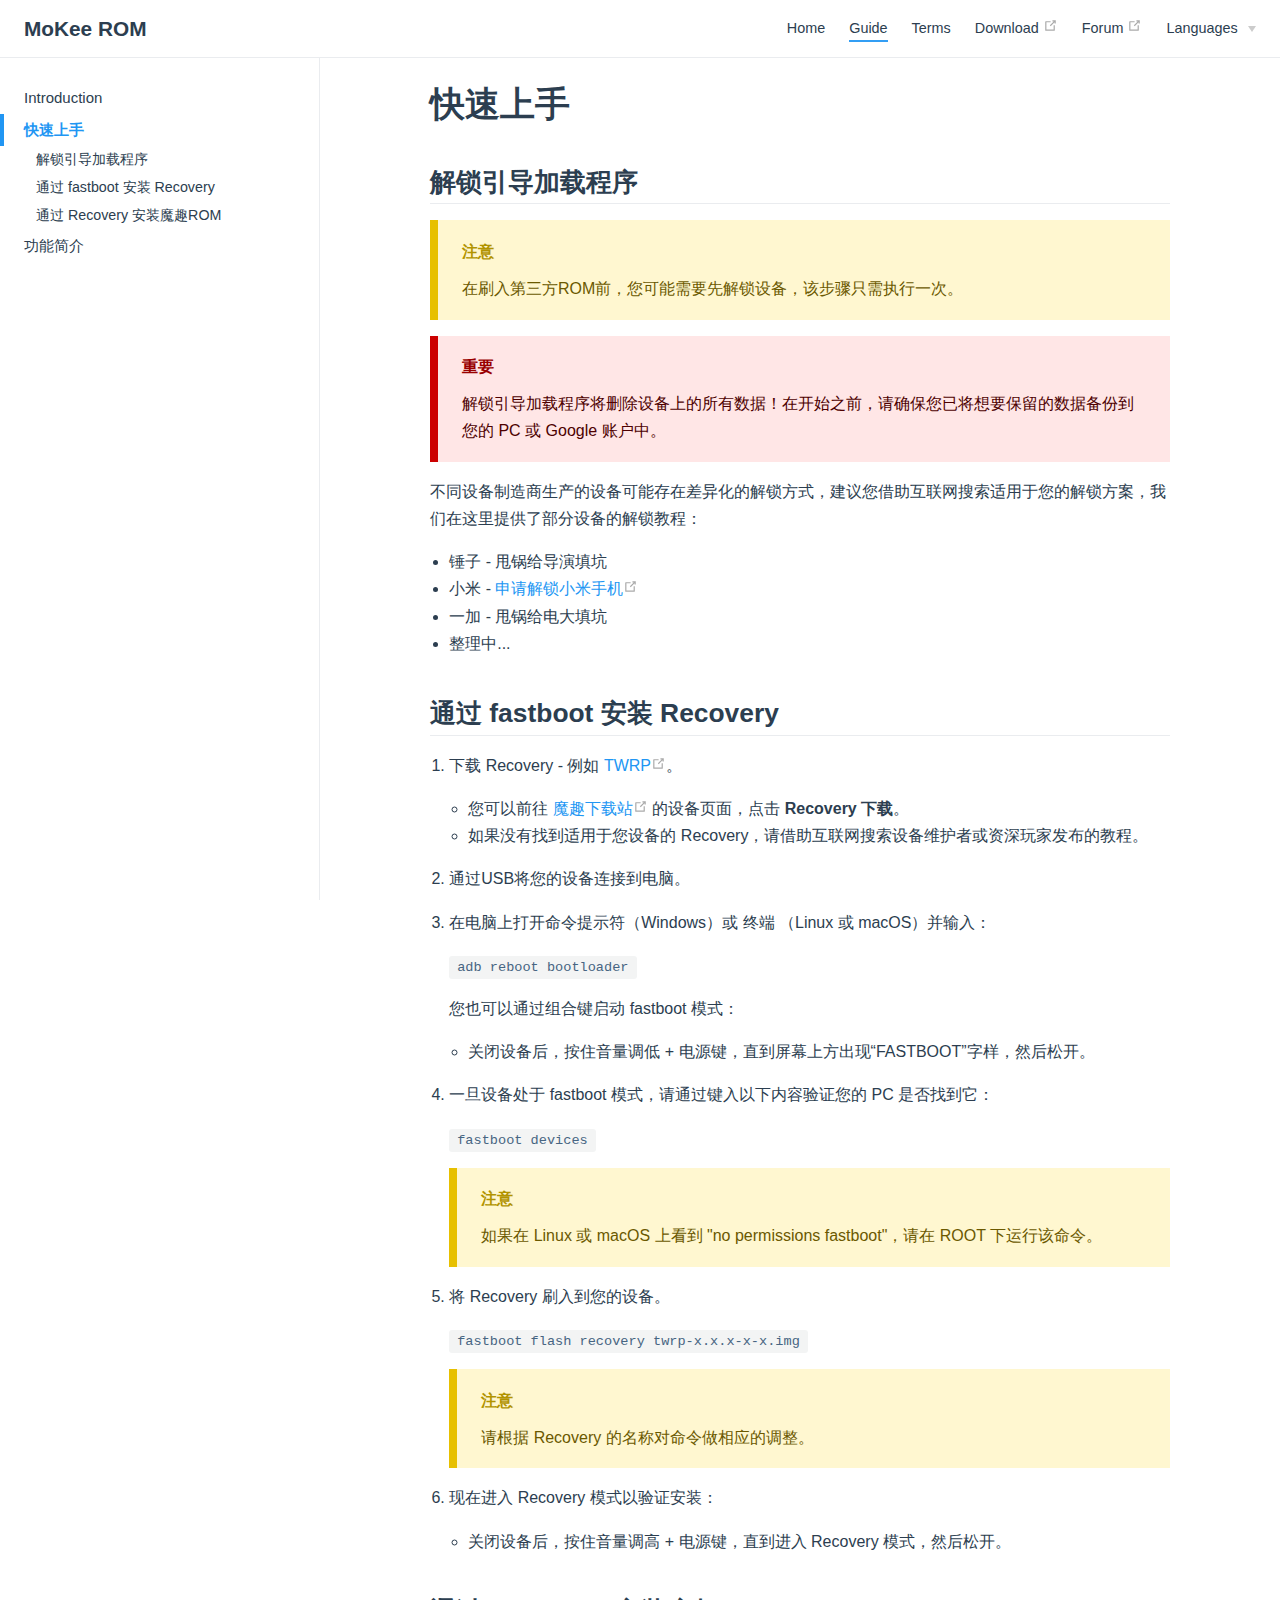
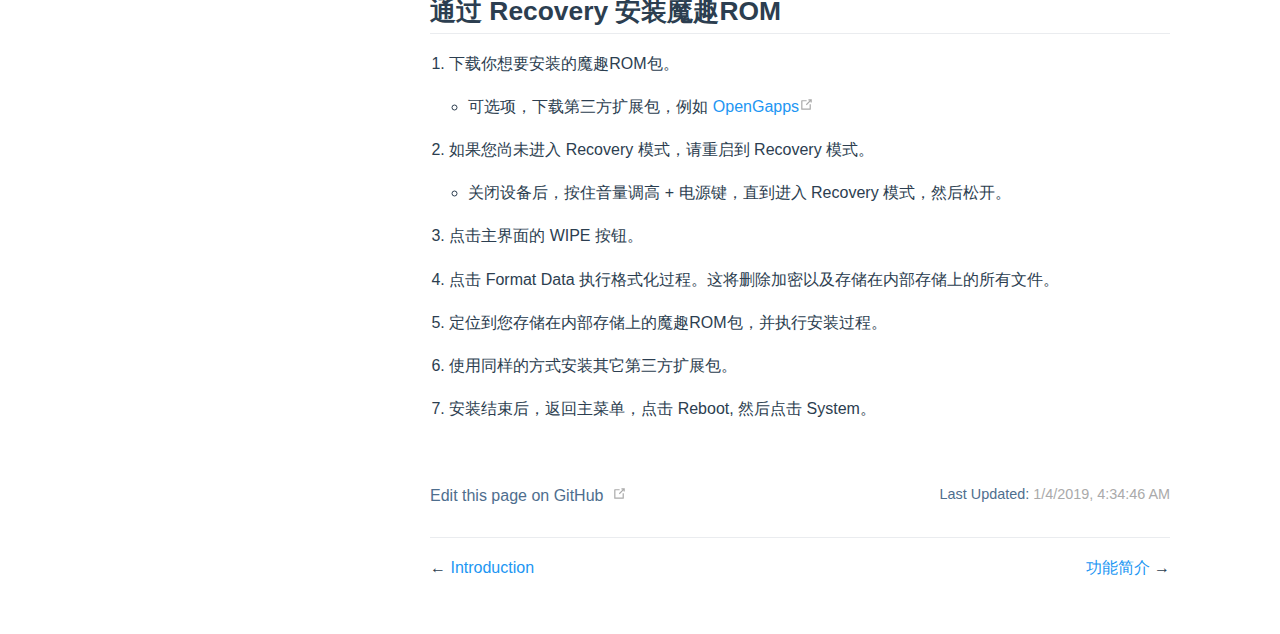
<file: en/guide/getting_started.html>
<!DOCTYPE html>
<html lang="en-US">
  <head>
    <meta charset="utf-8">
    <meta name="viewport" content="width=device-width,initial-scale=1">
    <title>快速上手 | MoKee ROM</title>
    <meta name="description" content="Android Community Operating System">
    <link rel="icon" href="/images/logo.png">
    
    <link rel="preload" href="/assets/css/0.styles.97d99871.css" as="style"><link rel="preload" href="/assets/js/app.1b2d69ea.js" as="script"><link rel="preload" href="/assets/js/7.4f730525.js" as="script"><link rel="prefetch" href="/assets/js/10.0a123d39.js"><link rel="prefetch" href="/assets/js/11.13327368.js"><link rel="prefetch" href="/assets/js/12.4bd356d4.js"><link rel="prefetch" href="/assets/js/13.a0cf930a.js"><link rel="prefetch" href="/assets/js/2.1a3627a8.js"><link rel="prefetch" href="/assets/js/3.772b750e.js"><link rel="prefetch" href="/assets/js/4.c924675e.js"><link rel="prefetch" href="/assets/js/5.54bb6604.js"><link rel="prefetch" href="/assets/js/6.87dce2af.js"><link rel="prefetch" href="/assets/js/8.24526f4a.js"><link rel="prefetch" href="/assets/js/9.8594440b.js">
    <link rel="stylesheet" href="/assets/css/0.styles.97d99871.css">
  </head>
  <body>
    <div id="app" data-server-rendered="true"><div class="theme-container"><header class="navbar"><div class="sidebar-button"><svg xmlns="http://www.w3.org/2000/svg" aria-hidden="true" role="img" viewBox="0 0 448 512" class="icon"><path fill="currentColor" d="M436 124H12c-6.627 0-12-5.373-12-12V80c0-6.627 5.373-12 12-12h424c6.627 0 12 5.373 12 12v32c0 6.627-5.373 12-12 12zm0 160H12c-6.627 0-12-5.373-12-12v-32c0-6.627 5.373-12 12-12h424c6.627 0 12 5.373 12 12v32c0 6.627-5.373 12-12 12zm0 160H12c-6.627 0-12-5.373-12-12v-32c0-6.627 5.373-12 12-12h424c6.627 0 12 5.373 12 12v32c0 6.627-5.373 12-12 12z"></path></svg></div> <a href="/en/" class="home-link router-link-active"><!----> <span class="site-name">MoKee ROM</span></a> <div class="links" style="max-width:nullpx;"><!----> <nav class="nav-links can-hide"><div class="nav-item"><a href="/en/" class="nav-link">Home</a></div><div class="nav-item"><a href="/en/guide/" class="nav-link router-link-active">Guide</a></div><div class="nav-item"><a href="/en/legal/" class="nav-link">Terms</a></div><div class="nav-item"><a href="https://download.mokeedev.com" target="_blank" rel="noopener noreferrer" class="nav-link external">
  Download
  <svg xmlns="http://www.w3.org/2000/svg" aria-hidden="true" x="0px" y="0px" viewBox="0 0 100 100" width="15" height="15" class="icon outbound"><path fill="currentColor" d="M18.8,85.1h56l0,0c2.2,0,4-1.8,4-4v-32h-8v28h-48v-48h28v-8h-32l0,0c-2.2,0-4,1.8-4,4v56C14.8,83.3,16.6,85.1,18.8,85.1z"></path> <polygon fill="currentColor" points="45.7,48.7 51.3,54.3 77.2,28.5 77.2,37.2 85.2,37.2 85.2,14.9 62.8,14.9 62.8,22.9 71.5,22.9"></polygon></svg></a></div><div class="nav-item"><a href="https://bbs.mokeedev.com" target="_blank" rel="noopener noreferrer" class="nav-link external">
  Forum
  <svg xmlns="http://www.w3.org/2000/svg" aria-hidden="true" x="0px" y="0px" viewBox="0 0 100 100" width="15" height="15" class="icon outbound"><path fill="currentColor" d="M18.8,85.1h56l0,0c2.2,0,4-1.8,4-4v-32h-8v28h-48v-48h28v-8h-32l0,0c-2.2,0-4,1.8-4,4v56C14.8,83.3,16.6,85.1,18.8,85.1z"></path> <polygon fill="currentColor" points="45.7,48.7 51.3,54.3 77.2,28.5 77.2,37.2 85.2,37.2 85.2,14.9 62.8,14.9 62.8,22.9 71.5,22.9"></polygon></svg></a></div><div class="nav-item"><div class="dropdown-wrapper"><a class="dropdown-title"><span class="title">Languages</span> <span class="arrow right"></span></a> <ul class="nav-dropdown" style="display:none;"><li class="dropdown-item"><!----> <a href="/guide/getting_started.html" class="nav-link">简体中文</a></li><li class="dropdown-item"><!----> <a href="/en/guide/getting_started.html" class="nav-link router-link-exact-active router-link-active">English</a></li></ul></div></div> <!----></nav></div></header> <div class="sidebar-mask"></div> <div class="sidebar"><nav class="nav-links"><div class="nav-item"><a href="/en/" class="nav-link">Home</a></div><div class="nav-item"><a href="/en/guide/" class="nav-link router-link-active">Guide</a></div><div class="nav-item"><a href="/en/legal/" class="nav-link">Terms</a></div><div class="nav-item"><a href="https://download.mokeedev.com" target="_blank" rel="noopener noreferrer" class="nav-link external">
  Download
  <svg xmlns="http://www.w3.org/2000/svg" aria-hidden="true" x="0px" y="0px" viewBox="0 0 100 100" width="15" height="15" class="icon outbound"><path fill="currentColor" d="M18.8,85.1h56l0,0c2.2,0,4-1.8,4-4v-32h-8v28h-48v-48h28v-8h-32l0,0c-2.2,0-4,1.8-4,4v56C14.8,83.3,16.6,85.1,18.8,85.1z"></path> <polygon fill="currentColor" points="45.7,48.7 51.3,54.3 77.2,28.5 77.2,37.2 85.2,37.2 85.2,14.9 62.8,14.9 62.8,22.9 71.5,22.9"></polygon></svg></a></div><div class="nav-item"><a href="https://bbs.mokeedev.com" target="_blank" rel="noopener noreferrer" class="nav-link external">
  Forum
  <svg xmlns="http://www.w3.org/2000/svg" aria-hidden="true" x="0px" y="0px" viewBox="0 0 100 100" width="15" height="15" class="icon outbound"><path fill="currentColor" d="M18.8,85.1h56l0,0c2.2,0,4-1.8,4-4v-32h-8v28h-48v-48h28v-8h-32l0,0c-2.2,0-4,1.8-4,4v56C14.8,83.3,16.6,85.1,18.8,85.1z"></path> <polygon fill="currentColor" points="45.7,48.7 51.3,54.3 77.2,28.5 77.2,37.2 85.2,37.2 85.2,14.9 62.8,14.9 62.8,22.9 71.5,22.9"></polygon></svg></a></div><div class="nav-item"><div class="dropdown-wrapper"><a class="dropdown-title"><span class="title">Languages</span> <span class="arrow right"></span></a> <ul class="nav-dropdown" style="display:none;"><li class="dropdown-item"><!----> <a href="/guide/getting_started.html" class="nav-link">简体中文</a></li><li class="dropdown-item"><!----> <a href="/en/guide/getting_started.html" class="nav-link router-link-exact-active router-link-active">English</a></li></ul></div></div> <!----></nav>  <ul class="sidebar-links"><li><a href="/en/guide/" class="sidebar-link">Introduction</a></li><li><a href="/en/guide/getting_started.html" class="active sidebar-link">快速上手</a><ul class="sidebar-sub-headers"><li class="sidebar-sub-header"><a href="/en/guide/getting_started.html#解锁引导加载程序" class="sidebar-link">解锁引导加载程序</a></li><li class="sidebar-sub-header"><a href="/en/guide/getting_started.html#通过-fastboot-安装-recovery" class="sidebar-link">通过 fastboot 安装 Recovery</a></li><li class="sidebar-sub-header"><a href="/en/guide/getting_started.html#通过-recovery-安装魔趣rom" class="sidebar-link">通过 Recovery 安装魔趣ROM</a></li></ul></li><li><a href="/en/guide/feature.html" class="sidebar-link">功能简介</a></li></ul> </div> <div class="page"> <div class="content"><h1 id="快速上手"><a href="#快速上手" aria-hidden="true" class="header-anchor">#</a> 快速上手</h1> <h2 id="解锁引导加载程序"><a href="#解锁引导加载程序" aria-hidden="true" class="header-anchor">#</a> 解锁引导加载程序</h2> <div class="warning custom-block"><p class="custom-block-title">注意</p> <p>在刷入第三方ROM前，您可能需要先解锁设备，该步骤只需执行一次。</p></div> <div class="danger custom-block"><p class="custom-block-title">重要</p> <p>解锁引导加载程序将删除设备上的所有数据！在开始之前，请确保您已将想要保留的数据备份到您的 PC 或 Google 账户中。</p></div> <p>不同设备制造商生产的设备可能存在差异化的解锁方式，建议您借助互联网搜索适用于您的解锁方案，我们在这里提供了部分设备的解锁教程：</p> <ul><li>锤子 - 甩锅给导演填坑</li> <li>小米 - <a href="http://www.miui.com/unlock/index.html" target="_blank" rel="noopener noreferrer">申请解锁小米手机<svg xmlns="http://www.w3.org/2000/svg" aria-hidden="true" x="0px" y="0px" viewBox="0 0 100 100" width="15" height="15" class="icon outbound"><path fill="currentColor" d="M18.8,85.1h56l0,0c2.2,0,4-1.8,4-4v-32h-8v28h-48v-48h28v-8h-32l0,0c-2.2,0-4,1.8-4,4v56C14.8,83.3,16.6,85.1,18.8,85.1z"></path> <polygon fill="currentColor" points="45.7,48.7 51.3,54.3 77.2,28.5 77.2,37.2 85.2,37.2 85.2,14.9 62.8,14.9 62.8,22.9 71.5,22.9"></polygon></svg></a></li> <li>一加 - 甩锅给电大填坑</li> <li>整理中...</li></ul> <h2 id="通过-fastboot-安装-recovery"><a href="#通过-fastboot-安装-recovery" aria-hidden="true" class="header-anchor">#</a> 通过 fastboot 安装 Recovery</h2> <ol><li><p>下载 Recovery - 例如 <a href="https://twrp.me/" target="_blank" rel="noopener noreferrer">TWRP<svg xmlns="http://www.w3.org/2000/svg" aria-hidden="true" x="0px" y="0px" viewBox="0 0 100 100" width="15" height="15" class="icon outbound"><path fill="currentColor" d="M18.8,85.1h56l0,0c2.2,0,4-1.8,4-4v-32h-8v28h-48v-48h28v-8h-32l0,0c-2.2,0-4,1.8-4,4v56C14.8,83.3,16.6,85.1,18.8,85.1z"></path> <polygon fill="currentColor" points="45.7,48.7 51.3,54.3 77.2,28.5 77.2,37.2 85.2,37.2 85.2,14.9 62.8,14.9 62.8,22.9 71.5,22.9"></polygon></svg></a>。</p> <ul><li>您可以前往 <a href="https://download.mokeedev.com" target="_blank" rel="noopener noreferrer">魔趣下载站<svg xmlns="http://www.w3.org/2000/svg" aria-hidden="true" x="0px" y="0px" viewBox="0 0 100 100" width="15" height="15" class="icon outbound"><path fill="currentColor" d="M18.8,85.1h56l0,0c2.2,0,4-1.8,4-4v-32h-8v28h-48v-48h28v-8h-32l0,0c-2.2,0-4,1.8-4,4v56C14.8,83.3,16.6,85.1,18.8,85.1z"></path> <polygon fill="currentColor" points="45.7,48.7 51.3,54.3 77.2,28.5 77.2,37.2 85.2,37.2 85.2,14.9 62.8,14.9 62.8,22.9 71.5,22.9"></polygon></svg></a> 的设备页面，点击 <strong>Recovery 下载</strong>。</li> <li>如果没有找到适用于您设备的 Recovery，请借助互联网搜索设备维护者或资深玩家发布的教程。</li></ul></li> <li><p>通过USB将您的设备连接到电脑。</p></li> <li><p>在电脑上打开命令提示符（Windows）或 终端 （Linux 或 macOS）并输入：</p> <p><code>adb reboot bootloader</code></p> <p>您也可以通过组合键启动 fastboot 模式：</p> <ul><li>关闭设备后，按住音量调低 + 电源键，直到屏幕上方出现“FASTBOOT”字样，然后松开。</li></ul></li> <li><p>一旦设备处于 fastboot 模式，请通过键入以下内容验证您的 PC 是否找到它：</p> <p><code>fastboot devices</code></p> <div class="warning custom-block"><p class="custom-block-title">注意</p> <p>如果在 Linux 或 macOS 上看到 &quot;no permissions fastboot&quot;，请在 ROOT 下运行该命令。</p></div></li> <li><p>将 Recovery 刷入到您的设备。</p> <p><code>fastboot flash recovery twrp-x.x.x-x-x.img</code></p> <div class="warning custom-block"><p class="custom-block-title">注意</p> <p>请根据 Recovery 的名称对命令做相应的调整。</p></div></li> <li><p>现在进入 Recovery 模式以验证安装：</p> <ul><li>关闭设备后，按住音量调高 + 电源键，直到进入 Recovery 模式，然后松开。</li></ul></li></ol> <h2 id="通过-recovery-安装魔趣rom"><a href="#通过-recovery-安装魔趣rom" aria-hidden="true" class="header-anchor">#</a> 通过 Recovery 安装魔趣ROM</h2> <ol><li><p>下载你想要安装的魔趣ROM包。</p> <ul><li>可选项，下载第三方扩展包，例如 <a href="https://opengapps.org/" target="_blank" rel="noopener noreferrer">OpenGapps<svg xmlns="http://www.w3.org/2000/svg" aria-hidden="true" x="0px" y="0px" viewBox="0 0 100 100" width="15" height="15" class="icon outbound"><path fill="currentColor" d="M18.8,85.1h56l0,0c2.2,0,4-1.8,4-4v-32h-8v28h-48v-48h28v-8h-32l0,0c-2.2,0-4,1.8-4,4v56C14.8,83.3,16.6,85.1,18.8,85.1z"></path> <polygon fill="currentColor" points="45.7,48.7 51.3,54.3 77.2,28.5 77.2,37.2 85.2,37.2 85.2,14.9 62.8,14.9 62.8,22.9 71.5,22.9"></polygon></svg></a></li></ul></li> <li><p>如果您尚未进入 Recovery 模式，请重启到 Recovery 模式。</p> <ul><li>关闭设备后，按住音量调高 + 电源键，直到进入 Recovery 模式，然后松开。</li></ul></li> <li><p>点击主界面的 WIPE 按钮。</p></li> <li><p>点击 Format Data 执行格式化过程。这将删除加密以及存储在内部存储上的所有文件。</p></li> <li><p>定位到您存储在内部存储上的魔趣ROM包，并执行安装过程。</p></li> <li><p>使用同样的方式安装其它第三方扩展包。</p></li> <li><p>安装结束后，返回主菜单，点击 Reboot, 然后点击 System。</p></li></ol></div> <div class="page-edit"><div class="edit-link"><a href="https://github.com/MoKee/www/edit/master/www/en/guide/getting_started.md" target="_blank" rel="noopener noreferrer">Edit this page on GitHub</a> <svg xmlns="http://www.w3.org/2000/svg" aria-hidden="true" x="0px" y="0px" viewBox="0 0 100 100" width="15" height="15" class="icon outbound"><path fill="currentColor" d="M18.8,85.1h56l0,0c2.2,0,4-1.8,4-4v-32h-8v28h-48v-48h28v-8h-32l0,0c-2.2,0-4,1.8-4,4v56C14.8,83.3,16.6,85.1,18.8,85.1z"></path> <polygon fill="currentColor" points="45.7,48.7 51.3,54.3 77.2,28.5 77.2,37.2 85.2,37.2 85.2,14.9 62.8,14.9 62.8,22.9 71.5,22.9"></polygon></svg></div> <div class="last-updated"><span class="prefix">Last Updated: </span> <span class="time">1/4/2019, 12:34:46 PM</span></div></div> <div class="page-nav"><p class="inner"><span class="prev">
        ←
        <a href="/en/guide/" class="prev router-link-active">
          Introduction
        </a></span> <span class="next"><a href="/en/guide/feature.html">
          功能简介
        </a>
        →
      </span></p></div> </div> <!----></div></div>
    <script src="/assets/js/7.4f730525.js" defer></script><script src="/assets/js/app.1b2d69ea.js" defer></script>
  </body>
</html>
</file>
<file: assets/css/0.styles.97d99871.css>
.home{padding:3.6rem 2rem 0;max-width:960px;margin:0 auto}.home .hero{text-align:center}.home .hero img{max-height:280px;display:block;margin:3rem auto 1.5rem}.home .hero h1{font-size:3rem}.home .hero .action,.home .hero .description,.home .hero h1{margin:1.8rem auto}.home .hero .description{max-width:35rem;font-size:1.6rem;line-height:1.3;color:#6a8bad}.home .hero .action-button{display:inline-block;font-size:1.2rem;color:#fff;background-color:#2196f3;padding:.8rem 1.6rem;border-radius:4px;transition:background-color .1s ease;box-sizing:border-box;border-bottom:1px solid #0d89ec}.home .hero .action-button:hover{background-color:#37a1f4}.home .features{border-top:1px solid #eaecef;padding:1.2rem 0;margin-top:2.5rem;display:flex;flex-wrap:wrap;align-items:flex-start;align-content:stretch;justify-content:space-between}.home .feature{flex-grow:1;flex-basis:30%;max-width:30%}.home .feature h2{font-size:1.4rem;font-weight:500;border-bottom:none;padding-bottom:0;color:#3a5169}.home .feature p{color:#4e6e8e}.home .footer{padding:2.5rem;border-top:1px solid #eaecef;text-align:center;color:#4e6e8e}@media (max-width:719px){.home .features{flex-direction:column}.home .feature{max-width:100%;padding:0 2.5rem}}@media (max-width:419px){.home{padding-left:1.5rem;padding-right:1.5rem}.home .hero img{max-height:210px;margin:2rem auto 1.2rem}.home .hero h1{font-size:2rem}.home .hero .action,.home .hero .description,.home .hero h1{margin:1.2rem auto}.home .hero .description{font-size:1.2rem}.home .hero .action-button{font-size:1rem;padding:.6rem 1.2rem}.home .feature h2{font-size:1.25rem}}.sidebar-button{display:none;width:1.25rem;height:1.25rem;position:absolute;padding:.6rem;top:.6rem;left:1rem}.sidebar-button .icon{display:block;width:1.25rem;height:1.25rem}@media (max-width:719px){.sidebar-button{display:block}}.search-box{display:inline-block;position:relative;margin-right:1rem}.search-box input{cursor:text;width:10rem;color:#4e6e8e;display:inline-block;border:1px solid #cfd4db;border-radius:2rem;font-size:.9rem;line-height:2rem;padding:0 .5rem 0 2rem;outline:none;transition:all .2s ease;background:#fff url(/assets/img/search.83621669.svg) .6rem .5rem no-repeat;background-size:1rem}.search-box input:focus{cursor:auto;border-color:#2196f3}.search-box .suggestions{background:#fff;width:20rem;position:absolute;top:1.5rem;border:1px solid #cfd4db;border-radius:6px;padding:.4rem;list-style-type:none}.search-box .suggestions.align-right{right:0}.search-box .suggestion{line-height:1.4;padding:.4rem .6rem;border-radius:4px;cursor:pointer}.search-box .suggestion a{white-space:normal;color:#5d82a6}.search-box .suggestion a .page-title{font-weight:600}.search-box .suggestion a .header{font-size:.9em;margin-left:.25em}.search-box .suggestion.focused{background-color:#f3f4f5}.search-box .suggestion.focused a{color:#2196f3}@media (max-width:959px){.search-box input{cursor:pointer;width:0;border-color:transparent;position:relative}.search-box input:focus{cursor:text;left:0;width:10rem}}@media (max-width:959px) and (min-width:719px){.search-box .suggestions{left:0}}@media (max-width:719px){.search-box{margin-right:0}.search-box input{left:1rem}.search-box .suggestions{right:0}}@media (max-width:419px){.search-box .suggestions{width:calc(100vw - 4rem)}.search-box input:focus{width:8rem}}.dropdown-enter,.dropdown-leave-to{height:0!important}.dropdown-wrapper{cursor:pointer}.dropdown-wrapper .dropdown-title{display:block}.dropdown-wrapper .dropdown-title:hover{border-color:transparent}.dropdown-wrapper .dropdown-title .arrow{vertical-align:middle;margin-top:-1px;margin-left:.4rem}.dropdown-wrapper .nav-dropdown .dropdown-item{color:inherit;line-height:1.7rem}.dropdown-wrapper .nav-dropdown .dropdown-item h4{margin:.45rem 0 0;border-top:1px solid #eee;padding:.45rem 1.5rem 0 1.25rem}.dropdown-wrapper .nav-dropdown .dropdown-item .dropdown-subitem-wrapper{padding:0;list-style:none}.dropdown-wrapper .nav-dropdown .dropdown-item .dropdown-subitem-wrapper .dropdown-subitem{font-size:.9em}.dropdown-wrapper .nav-dropdown .dropdown-item a{display:block;line-height:1.7rem;position:relative;border-bottom:none;font-weight:400;margin-bottom:0;padding:0 1.5rem 0 1.25rem}.dropdown-wrapper .nav-dropdown .dropdown-item a.router-link-active,.dropdown-wrapper .nav-dropdown .dropdown-item a:hover{color:#2196f3}.dropdown-wrapper .nav-dropdown .dropdown-item a.router-link-active:after{content:"";width:0;height:0;border-left:5px solid #2196f3;border-top:3px solid transparent;border-bottom:3px solid transparent;position:absolute;top:calc(50% - 2px);left:9px}.dropdown-wrapper .nav-dropdown .dropdown-item:first-child h4{margin-top:0;padding-top:0;border-top:0}@media (max-width:719px){.dropdown-wrapper.open .dropdown-title{margin-bottom:.5rem}.dropdown-wrapper .nav-dropdown{transition:height .1s ease-out;overflow:hidden}.dropdown-wrapper .nav-dropdown .dropdown-item h4{border-top:0;margin-top:0;padding-top:0}.dropdown-wrapper .nav-dropdown .dropdown-item>a,.dropdown-wrapper .nav-dropdown .dropdown-item h4{font-size:15px;line-height:2rem}.dropdown-wrapper .nav-dropdown .dropdown-item .dropdown-subitem{font-size:14px;padding-left:1rem}}@media (min-width:719px){.dropdown-wrapper{height:1.8rem}.dropdown-wrapper:hover .nav-dropdown{display:block!important}.dropdown-wrapper .dropdown-title .arrow{border-left:4px solid transparent;border-right:4px solid transparent;border-top:6px solid #ccc;border-bottom:0}.dropdown-wrapper .nav-dropdown{display:none;height:auto!important;box-sizing:border-box;max-height:calc(100vh - 2.7rem);overflow-y:auto;position:absolute;top:100%;right:0;background-color:#fff;padding:.6rem 0;border:1px solid #ddd;border-bottom-color:#ccc;text-align:left;border-radius:.25rem;white-space:nowrap;margin:0}}.nav-links{display:inline-block}.nav-links a{line-height:1.4rem;color:inherit}.nav-links a.router-link-active,.nav-links a:hover{color:#2196f3}.nav-links .nav-item{position:relative;display:inline-block;margin-left:1.5rem;line-height:2rem}.nav-links .nav-item:first-child{margin-left:0}.nav-links .repo-link{margin-left:1.5rem}@media (max-width:719px){.nav-links .nav-item,.nav-links .repo-link{margin-left:0}}@media (min-width:719px){.nav-links a.router-link-active,.nav-links a:hover{color:#2c3e50}.nav-item>a:not(.external).router-link-active,.nav-item>a:not(.external):hover{margin-bottom:-2px;border-bottom:2px solid #339ef4}}.navbar{padding:.7rem 1.5rem;line-height:2.2rem;position:relative}.navbar a,.navbar img,.navbar span{display:inline-block}.navbar .logo{height:2.2rem;min-width:2.2rem;margin-right:.8rem;vertical-align:top}.navbar .site-name{font-size:1.3rem;font-weight:600;color:#2c3e50;position:relative}.navbar .links{padding-left:1.5rem;box-sizing:border-box;background-color:#fff;white-space:nowrap;font-size:.9rem;position:absolute;right:1.5rem;top:.7rem;display:flex}.navbar .links .search-box{flex:0 0 auto;vertical-align:top}.navbar .links .nav-links{flex:1}@media (max-width:719px){.navbar{padding-left:4rem}.navbar .can-hide{display:none}.navbar .links{padding-left:1.5rem}}.page-edit,.page-nav{max-width:740px;margin:0 auto;padding:2rem 2.5rem}@media (max-width:959px){.page-edit,.page-nav{padding:2rem}}@media (max-width:419px){.page-edit,.page-nav{padding:1.5rem}}.page{padding-bottom:2rem}.page-edit{padding-top:1rem;padding-bottom:1rem;overflow:auto}.page-edit .edit-link{display:inline-block}.page-edit .edit-link a{color:#4e6e8e;margin-right:.25rem}.page-edit .last-updated{float:right;font-size:.9em}.page-edit .last-updated .prefix{font-weight:500;color:#4e6e8e}.page-edit .last-updated .time{font-weight:400;color:#aaa}.page-nav{padding-top:1rem;padding-bottom:0}.page-nav .inner{min-height:2rem;margin-top:0;border-top:1px solid #eaecef;padding-top:1rem;overflow:auto}.page-nav .next{float:right}@media (max-width:719px){.page-edit .edit-link{margin-bottom:.5rem}.page-edit .last-updated{font-size:.8em;float:none;text-align:left}}.sidebar .sidebar-sub-headers{padding-left:1rem;font-size:.95em}a.sidebar-link{font-weight:400;display:inline-block;color:#2c3e50;border-left:.25rem solid transparent;padding:.35rem 1rem .35rem 1.25rem;line-height:1.4;width:100%;box-sizing:border-box}a.sidebar-link:hover{color:#2196f3}a.sidebar-link.active{font-weight:600;color:#2196f3;border-left-color:#2196f3}.sidebar-group a.sidebar-link{padding-left:2rem}.sidebar-sub-headers a.sidebar-link{padding-top:.25rem;padding-bottom:.25rem;border-left:none}.sidebar-sub-headers a.sidebar-link.active{font-weight:500}.sidebar-group:not(.first){margin-top:1em}.sidebar-group .sidebar-group{padding-left:.5em}.sidebar-group:not(.collapsable) .sidebar-heading{cursor:auto;color:inherit}.sidebar-heading{color:#999;transition:color .15s ease;cursor:pointer;font-size:1.1em;font-weight:700;padding:0 1.5rem;margin-top:0;margin-bottom:.5rem}.sidebar-heading.open,.sidebar-heading:hover{color:inherit}.sidebar-heading .arrow{position:relative;top:-.12em;left:.5em}.sidebar-heading:.open .arrow{top:-.18em}.sidebar-group-items{transition:height .1s ease-out;overflow:hidden}.sidebar ul{padding:0;margin:0;list-style-type:none}.sidebar a{display:inline-block}.sidebar .nav-links{display:none;border-bottom:1px solid #eaecef;padding:.5rem 0 .75rem 0}.sidebar .nav-links a{font-weight:600}.sidebar .nav-links .nav-item,.sidebar .nav-links .repo-link{display:block;line-height:1.25rem;font-size:1.1em;padding:.5rem 0 .5rem 1.5rem}.sidebar .sidebar-links{padding:1.5rem 0}@media (max-width:719px){.sidebar .nav-links{display:block}.sidebar .nav-links .dropdown-wrapper .nav-dropdown .dropdown-item a.router-link-active:after{top:calc(1rem - 2px)}.sidebar .sidebar-links{padding:1rem 0}}.sw-update-popup{position:fixed;right:1em;bottom:1em;padding:1em;border:1px solid #2196f3;border-radius:3px;background:#fff;box-shadow:0 4px 16px rgba(0,0,0,.5);text-align:center}.sw-update-popup button{margin-top:.5em;padding:.25em 2em}.sw-update-popup-enter-active,.sw-update-popup-leave-active{transition:opacity .3s,transform .3s}.sw-update-popup-enter,.sw-update-popup-leave-to{opacity:0;transform:translateY(50%) scale(.5)}code[class*=language-],pre[class*=language-]{color:#ccc;background:none;font-family:Consolas,Monaco,Andale Mono,Ubuntu Mono,monospace;text-align:left;white-space:pre;word-spacing:normal;word-break:normal;word-wrap:normal;line-height:1.5;tab-size:4;hyphens:none}pre[class*=language-]{padding:1em;margin:.5em 0;overflow:auto}:not(pre)>code[class*=language-],pre[class*=language-]{background:#2d2d2d}:not(pre)>code[class*=language-]{padding:.1em;border-radius:.3em;white-space:normal}.token.block-comment,.token.cdata,.token.comment,.token.doctype,.token.prolog{color:#999}.token.punctuation{color:#ccc}.token.attr-name,.token.deleted,.token.namespace,.token.tag{color:#e2777a}.token.function-name{color:#6196cc}.token.boolean,.token.function,.token.number{color:#f08d49}.token.class-name,.token.constant,.token.property,.token.symbol{color:#f8c555}.token.atrule,.token.builtin,.token.important,.token.keyword,.token.selector{color:#cc99cd}.token.attr-value,.token.char,.token.regex,.token.string,.token.variable{color:#7ec699}.token.entity,.token.operator,.token.url{color:#67cdcc}.token.bold,.token.important{font-weight:700}.token.italic{font-style:italic}.token.entity{cursor:help}.token.inserted{color:green}#nprogress{pointer-events:none}#nprogress .bar{background:#2196f3;position:fixed;z-index:1031;top:0;left:0;width:100%;height:2px}#nprogress .peg{display:block;position:absolute;right:0;width:100px;height:100%;box-shadow:0 0 10px #2196f3,0 0 5px #2196f3;opacity:1;transform:rotate(3deg) translateY(-4px)}#nprogress .spinner{display:block;position:fixed;z-index:1031;top:15px;right:15px}#nprogress .spinner-icon{width:18px;height:18px;box-sizing:border-box;border:2px solid transparent;border-top-color:#2196f3;border-left-color:#2196f3;border-radius:50%;animation:nprogress-spinner .4s linear infinite}.nprogress-custom-parent{overflow:hidden;position:relative}.nprogress-custom-parent #nprogress .bar,.nprogress-custom-parent #nprogress .spinner{position:absolute}@keyframes nprogress-spinner{0%{transform:rotate(0deg)}to{transform:rotate(1turn)}}.content code{color:#476582;padding:.25rem .5rem;margin:0;font-size:.85em;background-color:rgba(27,31,35,.05);border-radius:3px}.content pre,.content pre[class*=language-]{line-height:1.4;padding:1.25rem 1.5rem;margin:.85rem 0;background-color:#282c34;border-radius:6px;overflow:auto}.content pre[class*=language-] code,.content pre code{color:#fff;padding:0;background-color:transparent;border-radius:0}div[class*=language-]{position:relative;background-color:#282c34;border-radius:6px}div[class*=language-] .highlight-lines{-webkit-user-select:none;-moz-user-select:none;-ms-user-select:none;user-select:none;padding-top:1.3rem;position:absolute;top:0;left:0;width:100%;line-height:1.4}div[class*=language-] .highlight-lines .highlighted{background-color:rgba(0,0,0,.66)}div[class*=language-] pre,div[class*=language-] pre[class*=language-]{background:transparent;position:relative;z-index:1}div[class*=language-]:before{position:absolute;z-index:3;top:.8em;right:1em;font-size:.75rem;color:hsla(0,0%,100%,.4)}div[class*=language-]:not(.line-numbers-mode) .line-numbers-wrapper{display:none}div[class*=language-].line-numbers-mode .highlight-lines .highlighted{position:relative}div[class*=language-].line-numbers-mode .highlight-lines .highlighted:before{content:" ";position:absolute;z-index:3;left:0;top:0;display:block;width:3.5rem;height:100%;background-color:rgba(0,0,0,.66)}div[class*=language-].line-numbers-mode pre{padding-left:4.5rem;vertical-align:middle}div[class*=language-].line-numbers-mode .line-numbers-wrapper{position:absolute;top:0;width:3.5rem;text-align:center;color:hsla(0,0%,100%,.3);padding:1.25rem 0;line-height:1.4}div[class*=language-].line-numbers-mode .line-numbers-wrapper .line-number,div[class*=language-].line-numbers-mode .line-numbers-wrapper br{-webkit-user-select:none;-moz-user-select:none;-ms-user-select:none;user-select:none}div[class*=language-].line-numbers-mode .line-numbers-wrapper .line-number{position:relative;z-index:4;font-size:.85em}div[class*=language-].line-numbers-mode:after{content:"";position:absolute;z-index:2;top:0;left:0;width:3.5rem;height:100%;border-radius:6px 0 0 6px;border-right:1px solid rgba(0,0,0,.66);background-color:#282c34}div[class~=language-js]:before{content:"js"}div[class~=language-ts]:before{content:"ts"}div[class~=language-html]:before{content:"html"}div[class~=language-md]:before{content:"md"}div[class~=language-vue]:before{content:"vue"}div[class~=language-css]:before{content:"css"}div[class~=language-sass]:before{content:"sass"}div[class~=language-scss]:before{content:"scss"}div[class~=language-less]:before{content:"less"}div[class~=language-stylus]:before{content:"stylus"}div[class~=language-go]:before{content:"go"}div[class~=language-java]:before{content:"java"}div[class~=language-c]:before{content:"c"}div[class~=language-sh]:before{content:"sh"}div[class~=language-yaml]:before{content:"yaml"}div[class~=language-py]:before{content:"py"}div[class~=language-javascript]:before{content:"js"}div[class~=language-typescript]:before{content:"ts"}div[class~=language-markup]:before{content:"html"}div[class~=language-markdown]:before{content:"md"}div[class~=language-json]:before{content:"json"}div[class~=language-ruby]:before{content:"rb"}div[class~=language-python]:before{content:"py"}div[class~=language-bash]:before{content:"sh"}.custom-block .custom-block-title{font-weight:600;margin-bottom:-.4rem}.custom-block.danger,.custom-block.tip,.custom-block.warning{padding:.1rem 1.5rem;border-left-width:.5rem;border-left-style:solid;margin:1rem 0}.custom-block.tip{background-color:#f3f5f7;border-color:#42b983}.custom-block.warning{background-color:rgba(255,229,100,.3);border-color:#e7c000;color:#6b5900}.custom-block.warning .custom-block-title{color:#b29400}.custom-block.warning a{color:#2c3e50}.custom-block.danger{background-color:#ffe6e6;border-color:#c00;color:#4d0000}.custom-block.danger .custom-block-title{color:#900}.custom-block.danger a{color:#2c3e50}.arrow{display:inline-block;width:0;height:0}.arrow.up{border-bottom:6px solid #ccc}.arrow.down,.arrow.up{border-left:4px solid transparent;border-right:4px solid transparent}.arrow.down{border-top:6px solid #ccc}.arrow.right{border-left:6px solid #ccc}.arrow.left,.arrow.right{border-top:4px solid transparent;border-bottom:4px solid transparent}.arrow.left{border-right:6px solid #ccc}.content:not(.custom){max-width:740px;margin:0 auto;padding:2rem 2.5rem}@media (max-width:959px){.content:not(.custom){padding:2rem}}@media (max-width:419px){.content:not(.custom){padding:1.5rem}}.table-of-contents .badge{vertical-align:middle}body,html{padding:0;margin:0}body{font-family:-apple-system,BlinkMacSystemFont,Segoe UI,Roboto,Oxygen,Ubuntu,Cantarell,Fira Sans,Droid Sans,Helvetica Neue,sans-serif;-webkit-font-smoothing:antialiased;-moz-osx-font-smoothing:grayscale;font-size:16px;color:#2c3e50}.page{padding-left:20rem}.navbar{z-index:20;right:0;height:3.6rem;background-color:#fff;box-sizing:border-box;border-bottom:1px solid #eaecef}.navbar,.sidebar-mask{position:fixed;top:0;left:0}.sidebar-mask{z-index:9;width:100vw;height:100vh;display:none}.sidebar{font-size:15px;background-color:#fff;width:20rem;position:fixed;z-index:10;margin:0;top:3.6rem;left:0;bottom:0;box-sizing:border-box;border-right:1px solid #eaecef;overflow-y:auto}.content:not(.custom)>:first-child{margin-top:3.6rem}.content:not(.custom) a:hover{text-decoration:underline}.content:not(.custom) p.demo{padding:1rem 1.5rem;border:1px solid #ddd;border-radius:4px}.content:not(.custom) img{max-width:100%}.content.custom{padding:0;margin:0}.content.custom img{max-width:100%}a{font-weight:500;text-decoration:none}a,p a code{color:#2196f3}p a code{font-weight:400}kbd{background:#eee;border:.15rem solid #ddd;border-bottom:.25rem solid #ddd;border-radius:.15rem;padding:0 .15em}blockquote{font-size:1.2rem;color:#999;border-left:.25rem solid #dfe2e5;margin-left:0;padding-left:1rem}ol,ul{padding-left:1.2em}strong{font-weight:600}h1,h2,h3,h4,h5,h6{font-weight:600;line-height:1.25}.content:not(.custom)>h1,.content:not(.custom)>h2,.content:not(.custom)>h3,.content:not(.custom)>h4,.content:not(.custom)>h5,.content:not(.custom)>h6{margin-top:-3.1rem;padding-top:4.6rem;margin-bottom:0}.content:not(.custom)>h1:first-child,.content:not(.custom)>h2:first-child,.content:not(.custom)>h3:first-child,.content:not(.custom)>h4:first-child,.content:not(.custom)>h5:first-child,.content:not(.custom)>h6:first-child{margin-top:-1.5rem;margin-bottom:1rem}.content:not(.custom)>h1:first-child+.custom-block,.content:not(.custom)>h1:first-child+p,.content:not(.custom)>h1:first-child+pre,.content:not(.custom)>h2:first-child+.custom-block,.content:not(.custom)>h2:first-child+p,.content:not(.custom)>h2:first-child+pre,.content:not(.custom)>h3:first-child+.custom-block,.content:not(.custom)>h3:first-child+p,.content:not(.custom)>h3:first-child+pre,.content:not(.custom)>h4:first-child+.custom-block,.content:not(.custom)>h4:first-child+p,.content:not(.custom)>h4:first-child+pre,.content:not(.custom)>h5:first-child+.custom-block,.content:not(.custom)>h5:first-child+p,.content:not(.custom)>h5:first-child+pre,.content:not(.custom)>h6:first-child+.custom-block,.content:not(.custom)>h6:first-child+p,.content:not(.custom)>h6:first-child+pre{margin-top:2rem}h1:hover .header-anchor,h2:hover .header-anchor,h3:hover .header-anchor,h4:hover .header-anchor,h5:hover .header-anchor,h6:hover .header-anchor{opacity:1}h1{font-size:2.2rem}h2{font-size:1.65rem;padding-bottom:.3rem;border-bottom:1px solid #eaecef}h3{font-size:1.35rem}a.header-anchor{font-size:.85em;float:left;margin-left:-.87em;padding-right:.23em;margin-top:.125em;opacity:0}a.header-anchor:hover{text-decoration:none}.line-number,code,kbd{font-family:source-code-pro,Menlo,Monaco,Consolas,Courier New,monospace}ol,p,ul{line-height:1.7}hr{border:0;border-top:1px solid #eaecef}table{border-collapse:collapse;margin:1rem 0;display:block;overflow-x:auto}tr{border-top:1px solid #dfe2e5}tr:nth-child(2n){background-color:#f6f8fa}td,th{border:1px solid #dfe2e5;padding:.6em 1em}.custom-layout{padding-top:3.6rem}.theme-container.sidebar-open .sidebar-mask{display:block}.theme-container.no-navbar .content:not(.custom)>h1,.theme-container.no-navbar h2,.theme-container.no-navbar h3,.theme-container.no-navbar h4,.theme-container.no-navbar h5,.theme-container.no-navbar h6{margin-top:1.5rem;padding-top:0}.theme-container.no-navbar .sidebar{top:0}.theme-container.no-navbar .custom-layout{padding-top:0}@media (min-width:720px){.theme-container.no-sidebar .sidebar{display:none}.theme-container.no-sidebar .page{padding-left:0}}@media (max-width:959px){.sidebar{font-size:15px;width:16.4rem}.page{padding-left:16.4rem}}@media (max-width:719px){.sidebar{top:0;padding-top:3.6rem;transform:translateX(-100%);transition:transform .2s ease}.page{padding-left:0}.theme-container.sidebar-open .sidebar{transform:translateX(0)}.theme-container.no-navbar .sidebar{padding-top:0}}@media (max-width:419px){h1{font-size:1.9rem}.content div[class*=language-]{margin:.85rem -1.5rem;border-radius:0}}.icon.outbound{color:#aaa;display:inline-block}.badge[data-v-099ab69c]{display:inline-block;font-size:14px;height:18px;line-height:18px;border-radius:3px;padding:0 6px;color:#fff;margin-right:5px;background-color:#42b983}.badge.middle[data-v-099ab69c]{vertical-align:middle}.badge.top[data-v-099ab69c]{vertical-align:top}.badge.green[data-v-099ab69c],.badge.tip[data-v-099ab69c]{background-color:#42b983}.badge.error[data-v-099ab69c]{background-color:#da5961}.badge.warn[data-v-099ab69c],.badge.warning[data-v-099ab69c],.badge.yellow[data-v-099ab69c]{background-color:#e7c000}
</file>
